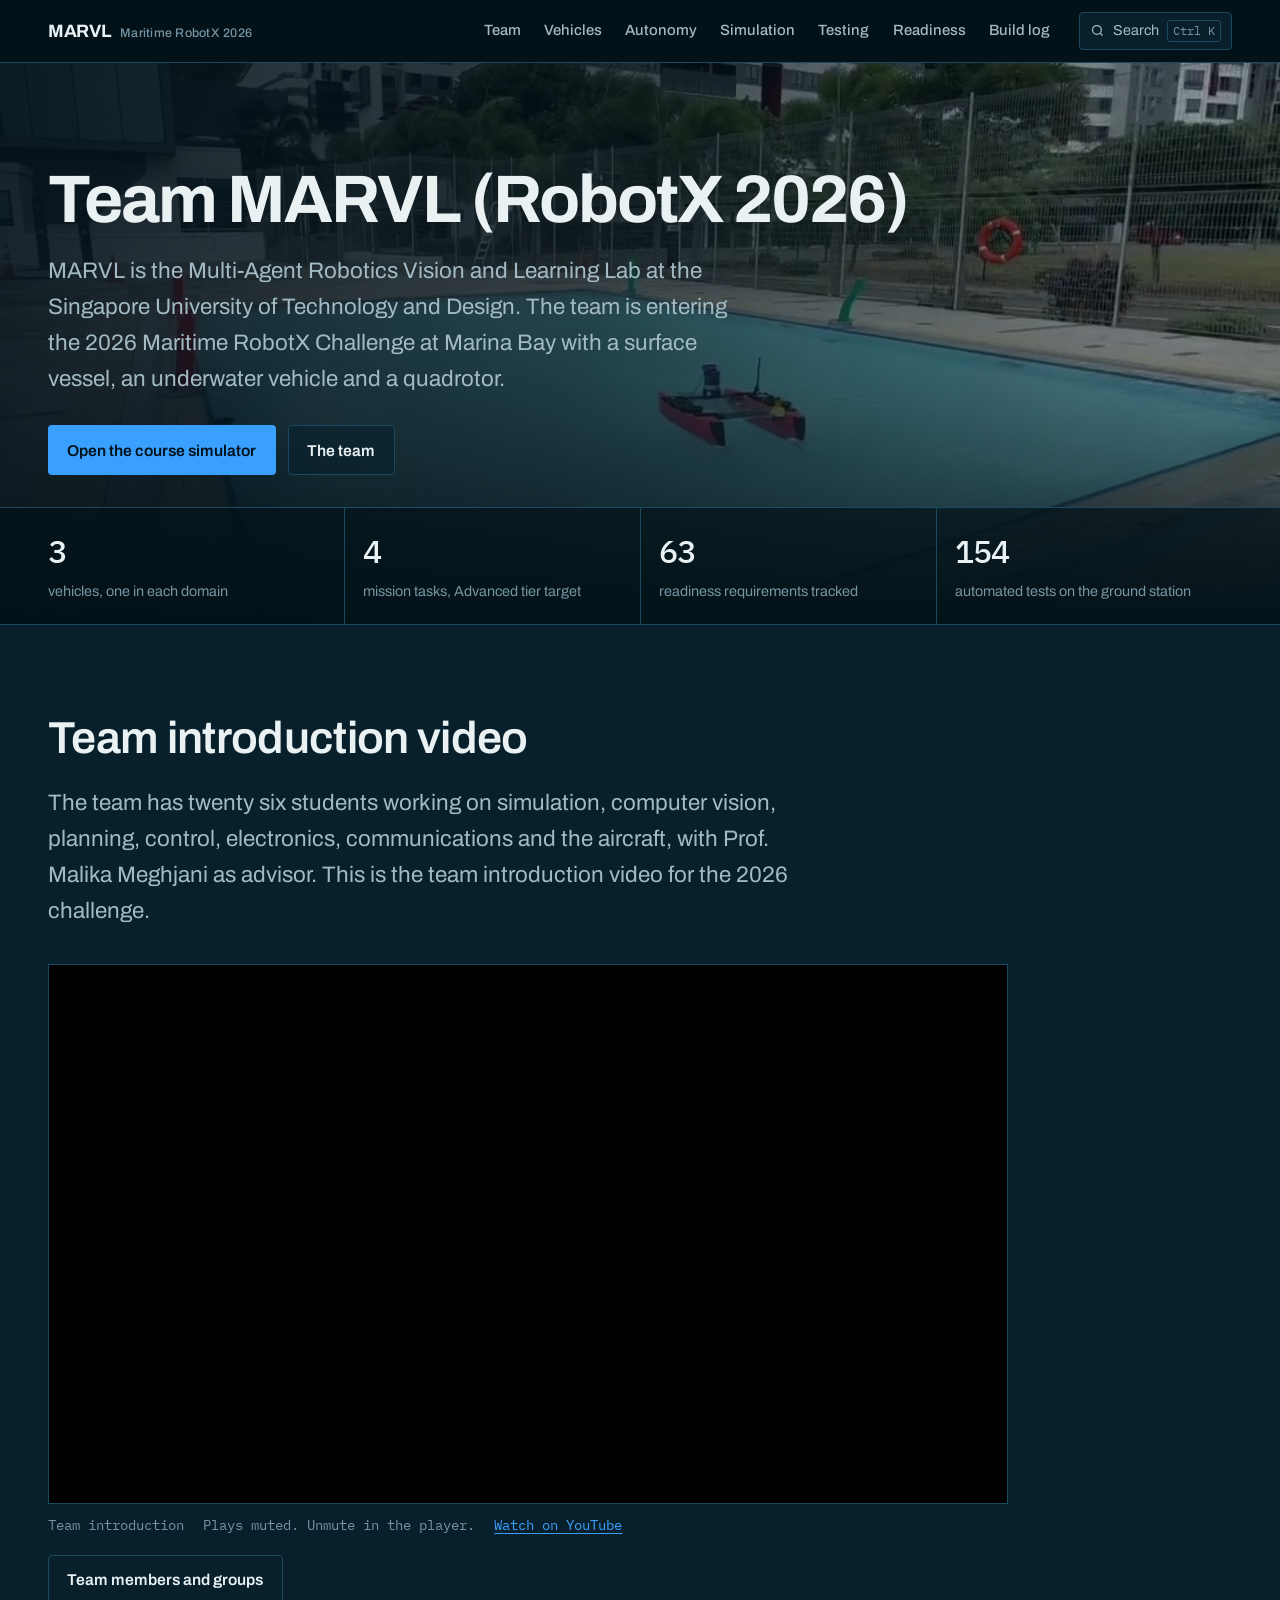
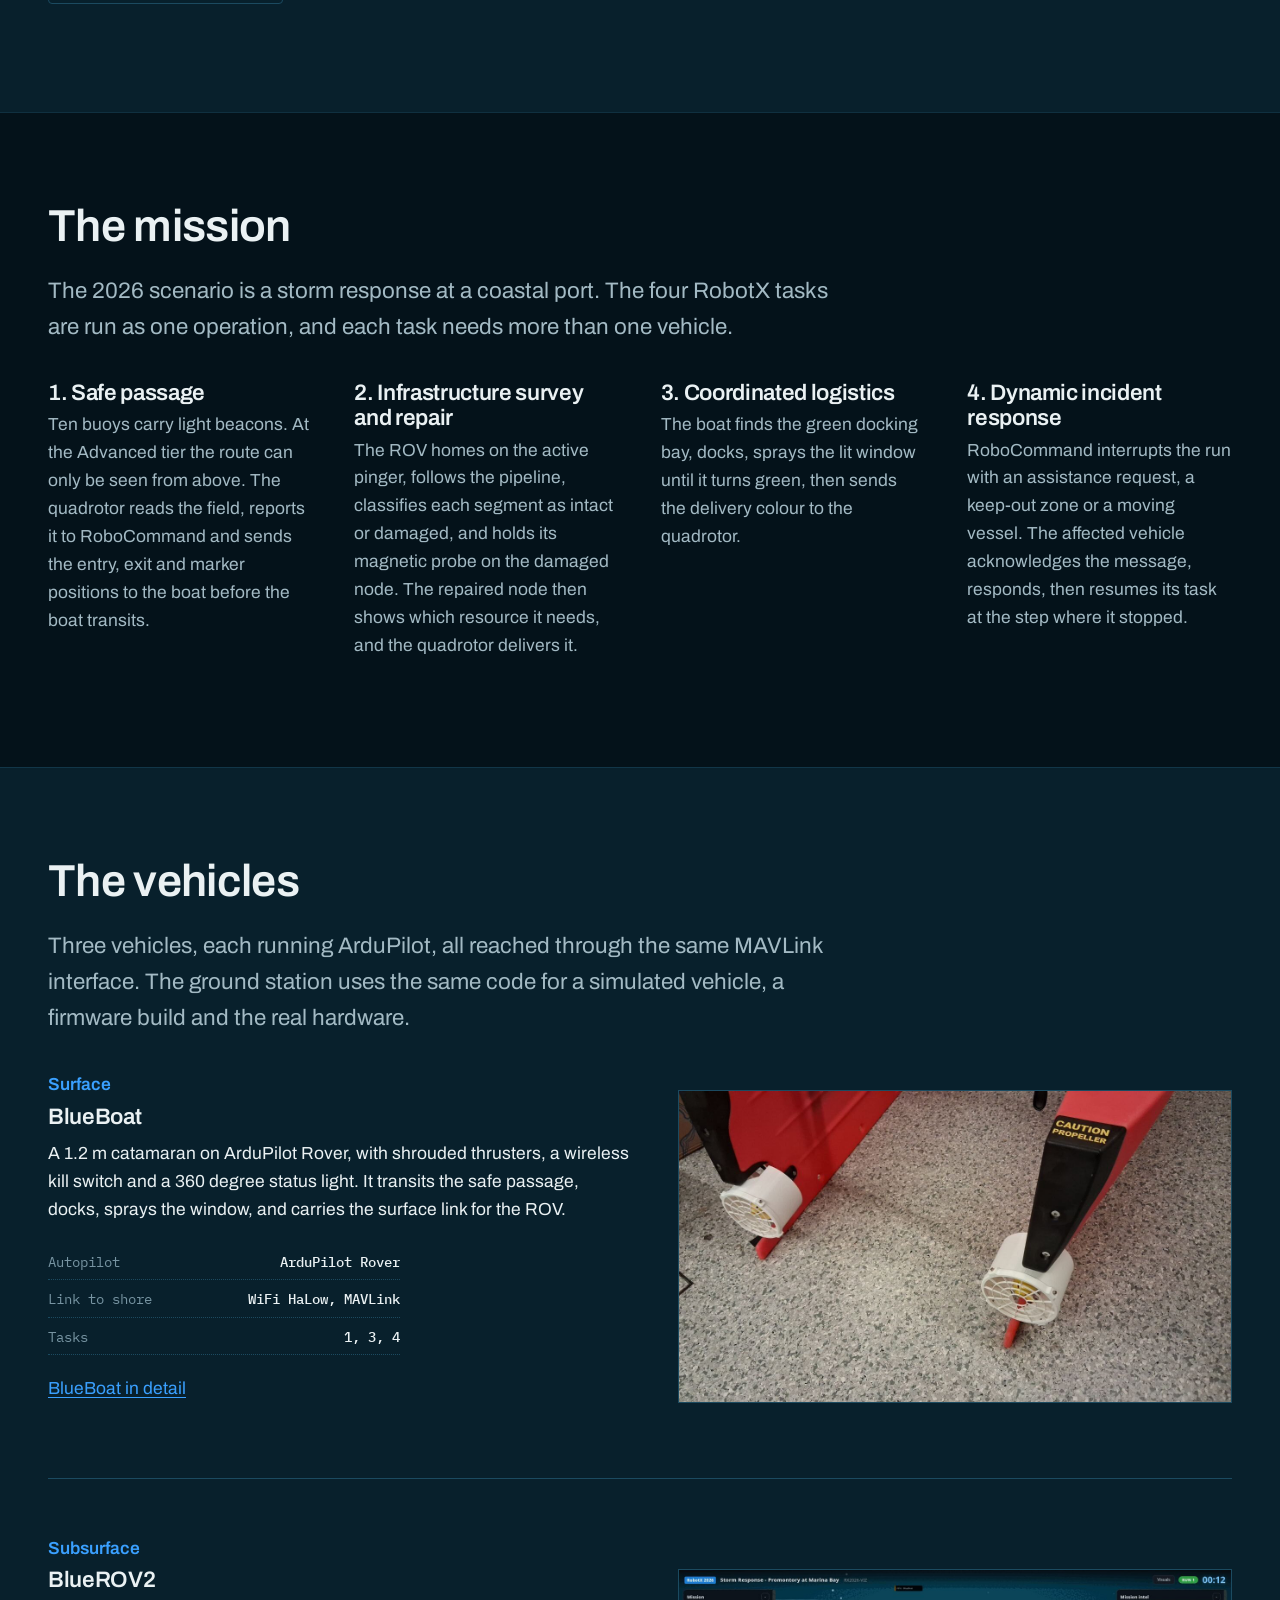
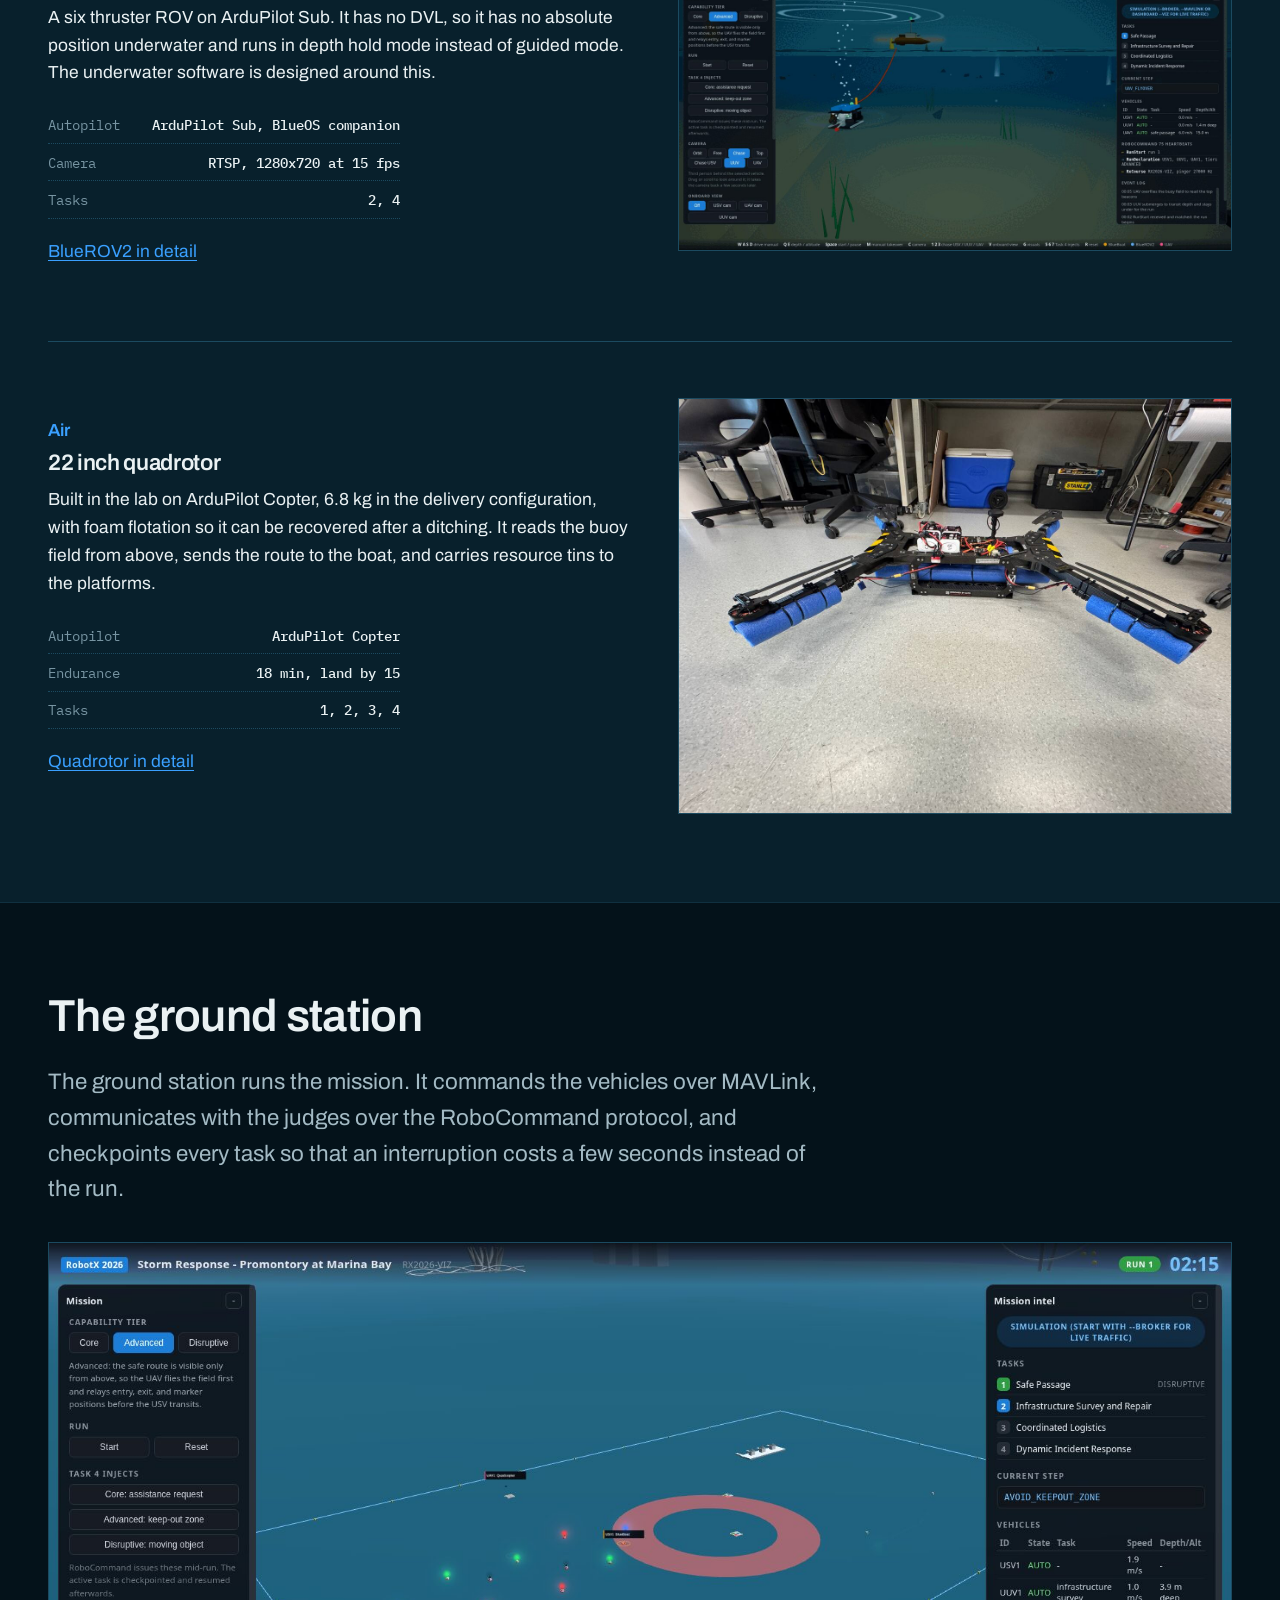
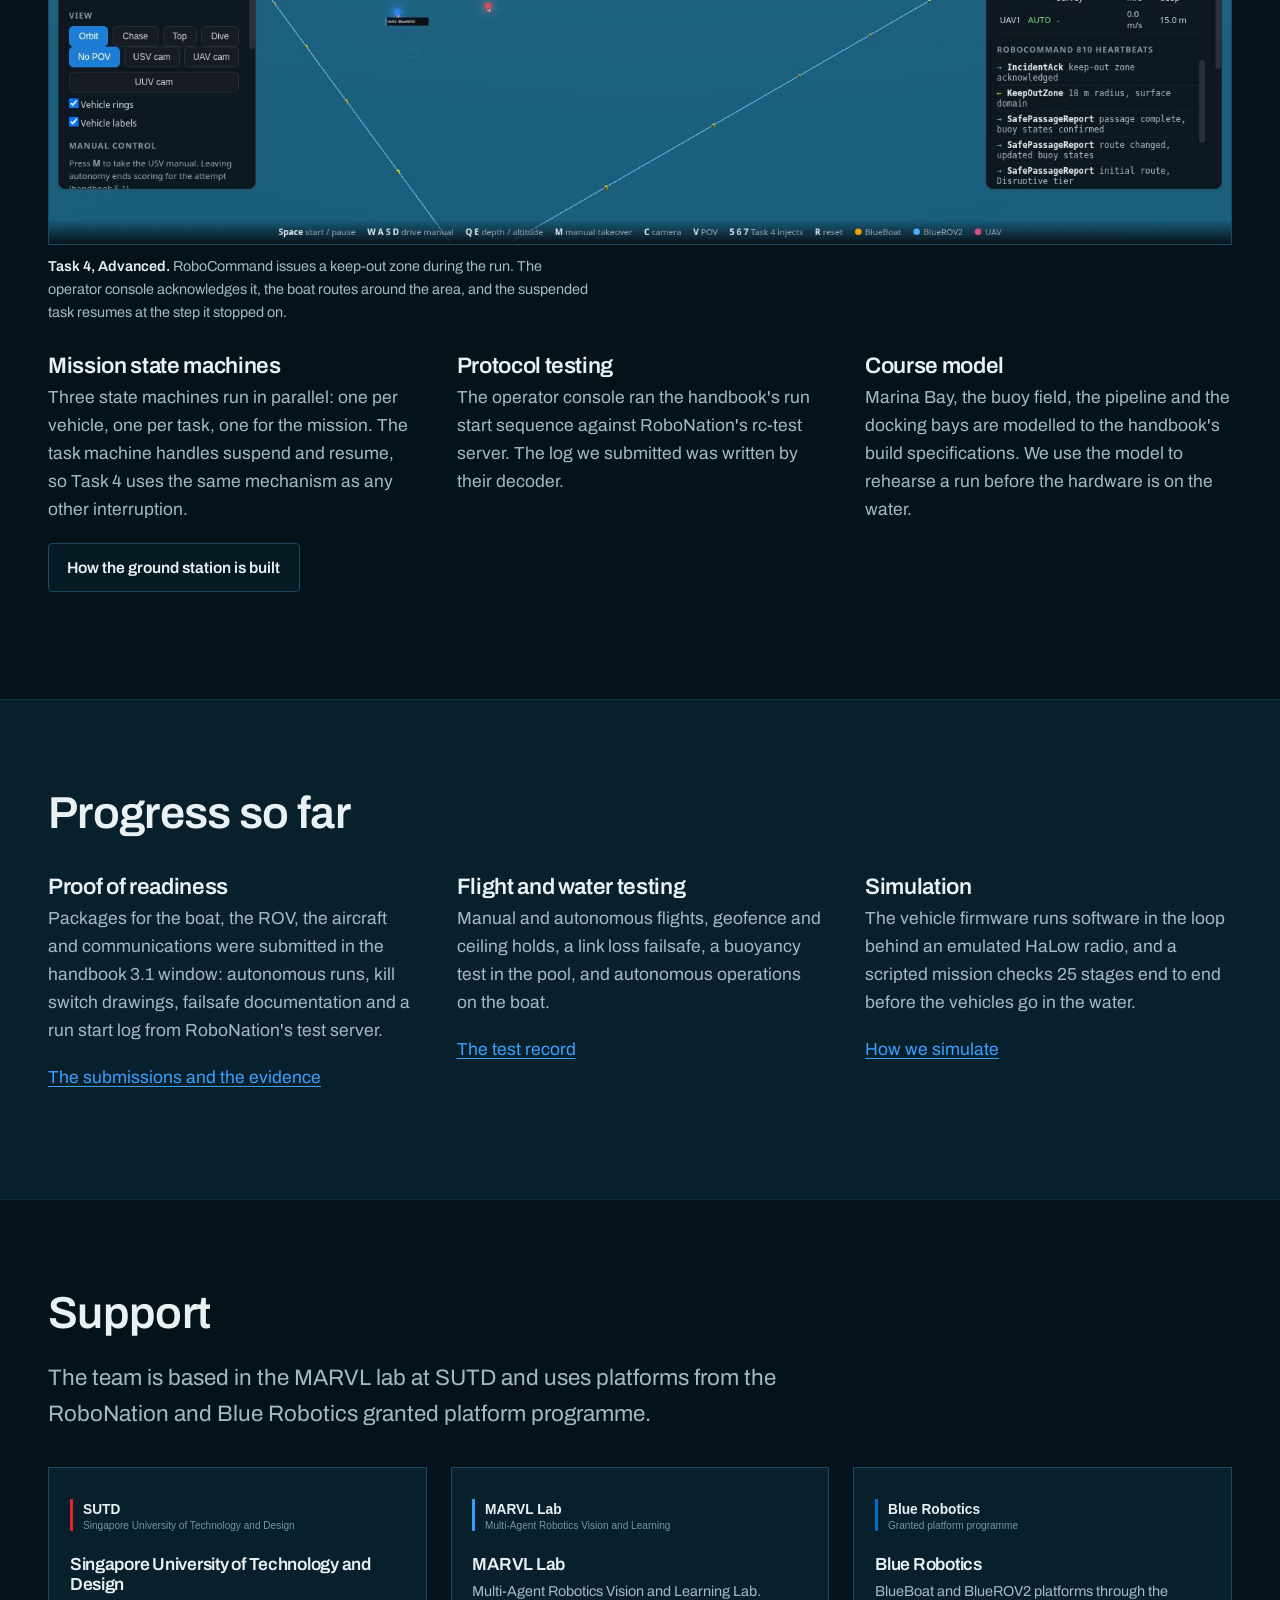
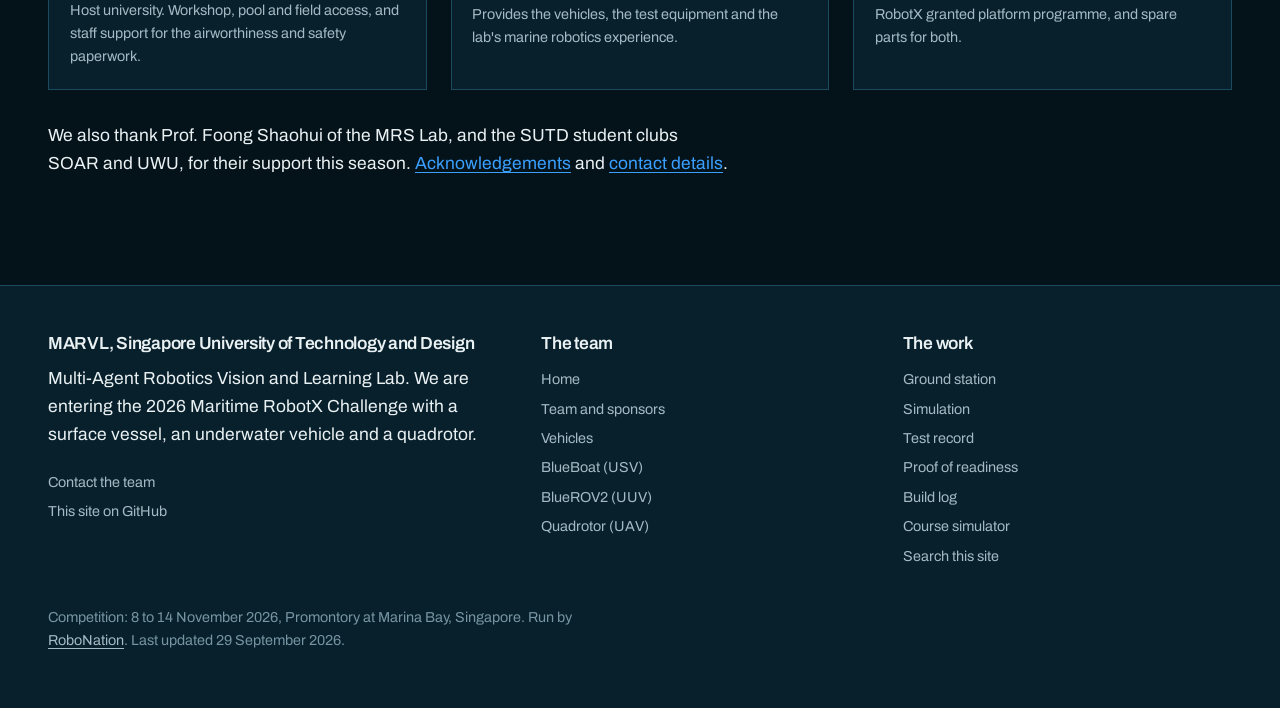
<file: index.html>
<!DOCTYPE html>
<html lang="en">
<head>
<meta charset="utf-8" />
<meta name="viewport" content="width=device-width, initial-scale=1" />
<title>MARVL at Maritime RobotX 2026</title>
<meta name="description" content="Team MARVL from the Singapore University of Technology and Design is entering the 2026 Maritime RobotX Challenge at Marina Bay with a surface vessel, an underwater vehicle and a quadrotor." />
<meta property="og:title" content="MARVL at Maritime RobotX 2026" />
<meta property="og:description" content="Team MARVL from the Singapore University of Technology and Design is entering the 2026 Maritime RobotX Challenge at Marina Bay with a surface vessel, an underwater vehicle and a quadrotor." />
<meta property="og:type" content="website" />
<meta property="og:image" content="assets/img/hero-field-poster.jpg" />
<meta name="theme-color" content="#04121a" />
<link rel="icon" href="assets/img/favicon-32.png" sizes="32x32" type="image/png" />
<link rel="icon" href="assets/img/favicon.svg?v=2" type="image/svg+xml" />
<link rel="apple-touch-icon" href="assets/img/apple-touch-icon.png" />
<link rel="preconnect" href="https://fonts.googleapis.com" />
<link rel="preconnect" href="https://fonts.gstatic.com" crossorigin />
<link href="https://fonts.googleapis.com/css2?family=Archivo:wght@400;500;600;700&family=IBM+Plex+Mono:wght@400;500&display=swap" rel="stylesheet" />
<link rel="stylesheet" href="assets/css/site.css" />
</head>
<body>
<a class="skip" href="#main">Skip to content</a>
<header class="masthead">
  <div class="wrap masthead-in">
    <a class="brand" href="index.html"><b>MARVL</b> <span>Maritime RobotX 2026</span></a>
    <button class="nav-toggle" type="button" aria-expanded="false" aria-controls="site-nav">Menu</button>
    <nav class="site-nav" id="site-nav" aria-label="Main">
      <ul>
        <li><a href="team.html">Team</a></li>
        <li><a href="vehicles.html">Vehicles</a></li>
        <li><a href="autonomy.html">Autonomy</a></li>
        <li><a href="simulation.html">Simulation</a></li>
        <li><a href="testing.html">Testing</a></li>
        <li><a href="readiness.html">Readiness</a></li>
        <li><a href="log.html">Build log</a></li>
      </ul>
    </nav>
    <button class="search-open" type="button" aria-haspopup="dialog">
      <svg width="15" height="15" viewBox="0 0 24 24" fill="none" stroke="currentColor" stroke-width="2" aria-hidden="true"><circle cx="11" cy="11" r="7"/><path d="m20 20-3.5-3.5"/></svg>
      <span>Search</span><kbd>Ctrl K</kbd>
    </button>
  </div>
</header>
<dialog class="search-dialog" id="search-dialog" aria-label="Search this site">
  <form role="search">
    <label class="skip" for="search-field">Search terms</label>
    <input id="search-field" type="search" placeholder="Search vehicles, tasks, tests, handbook sections" autocomplete="off" />
    <button type="button" onclick="this.closest('dialog').close()">Close</button>
  </form>
  <ul class="results"></ul>
</dialog>
<main id="main">
<section class="hero">
  <div class="hero-media">
    <video autoplay muted loop playsinline poster="assets/img/hero-field-poster.jpg" aria-hidden="true" tabindex="-1">
      <source src="assets/video/hero-field-loop.mp4" type="video/mp4" />
    </video>
  </div>
  <div class="wrap hero-in">
    <h1>Team MARVL (RobotX 2026)</h1>
    <p class="lede">MARVL is the Multi-Agent Robotics Vision and Learning Lab at the
    Singapore University of Technology and Design. The team is entering the 2026
    Maritime RobotX Challenge at Marina Bay with a surface vessel, an underwater
    vehicle and a quadrotor.</p>
    <div class="actions">
      <a class="btn btn-primary" href="sim/">Open the course simulator</a>
      <a class="btn btn-ghost" href="team.html">The team</a>
    </div>
  </div>
  <div class="strip">
    <div class="wrap">
      <ul>
        <li><b>3</b><span>vehicles, one in each domain</span></li>
        <li><b>4</b><span>mission tasks, Advanced tier target</span></li>
        <li><b>63</b><span>readiness requirements tracked</span></li>
        <li><b>154</b><span>automated tests on the ground station</span></li>
      </ul>
    </div>
  </div>
</section>

<section class="band band-deep" id="team-video">
  <div class="wrap">
    <header>
      <h2>Team introduction video</h2>
      <p>The team has twenty six students working on simulation, computer vision,
      planning, control, electronics, communications and the aircraft, with Prof. Malika
      Meghjani as advisor. This is the team introduction video for the 2026 challenge.</p>
    </header>
    <div class="video-embed">
      <iframe src="https://www.youtube-nocookie.com/embed/UOy6zErhNPo?autoplay=1&amp;mute=1&amp;loop=1&amp;playlist=UOy6zErhNPo&amp;rel=0&amp;modestbranding=1" title="Team MARVL introduction video, Maritime RobotX 2026" loading="lazy" allow="autoplay; encrypted-media; picture-in-picture; fullscreen" allowfullscreen referrerpolicy="strict-origin-when-cross-origin" data-autoplay></iframe>
    </div>
    <p class="video-meta"><span>Team introduction</span><span>Plays muted. Unmute in the player.</span><span><a href="https://youtu.be/UOy6zErhNPo">Watch on YouTube</a></span></p>
    <p style="margin-top:1.2rem"><a class="btn btn-ghost" href="team.html">Team members and groups</a></p>
  </div>
</section>

<section class="band" id="mission">
  <div class="wrap">
    <header>
      <h2>The mission</h2>
      <p>The 2026 scenario is a storm response at a coastal port. The four RobotX
      tasks are run as one operation, and each task needs more than one vehicle.</p>
    </header>
    <div class="cols">
      <div>
        <h3>1. Safe passage</h3>
        <p>Ten buoys carry light beacons. At the Advanced tier the route can only be
        seen from above. The quadrotor reads the field, reports it to RoboCommand and
        sends the entry, exit and marker positions to the boat before the boat transits.</p>
      </div>
      <div>
        <h3>2. Infrastructure survey and repair</h3>
        <p>The ROV homes on the active pinger, follows the pipeline, classifies each
        segment as intact or damaged, and holds its magnetic probe on the damaged node.
        The repaired node then shows which resource it needs, and the quadrotor delivers it.</p>
      </div>
      <div>
        <h3>3. Coordinated logistics</h3>
        <p>The boat finds the green docking bay, docks, sprays the lit window until it
        turns green, then sends the delivery colour to the quadrotor.</p>
      </div>
      <div>
        <h3>4. Dynamic incident response</h3>
        <p>RoboCommand interrupts the run with an assistance request, a keep-out zone
        or a moving vessel. The affected vehicle acknowledges the message, responds,
        then resumes its task at the step where it stopped.</p>
      </div>
    </div>
  </div>
</section>

<section class="band band-deep" id="fleet">
  <div class="wrap">
    <header>
      <h2>The vehicles</h2>
      <p>Three vehicles, each running ArduPilot, all reached through the same MAVLink
      interface. The ground station uses the same code for a simulated vehicle, a
      firmware build and the real hardware.</p>
    </header>

    <div class="vehicle">
      <div>
        <p class="tagline">Surface</p>
        <h3>BlueBoat</h3>
        <p>A 1.2 m catamaran on ArduPilot Rover, with shrouded thrusters, a wireless kill
        switch and a 360 degree status light. It transits the safe passage, docks, sprays
        the window, and carries the surface link for the ROV.</p>
        <ul class="readout">
          <li><span>Autopilot</span><b>ArduPilot Rover</b></li>
          <li><span>Link to shore</span><b>WiFi HaLow, MAVLink</b></li>
          <li><span>Tasks</span><b>1, 3, 4</b></li>
        </ul>
        <p><a href="usv.html">BlueBoat in detail</a></p>
      </div>
      <div class="shot"><img src="assets/img/usv-propeller-shrouds.jpg" alt="Two shrouded thrusters under the red hulls of the BlueBoat, each with a printed guard and a caution label." loading="lazy" width="1280" height="720" /></div>
    </div>

    <div class="vehicle">
      <div>
        <p class="tagline">Subsurface</p>
        <h3>BlueROV2</h3>
        <p>A six thruster ROV on ArduPilot Sub. It has no DVL, so it has no absolute
        position underwater and runs in depth hold mode instead of guided mode. The
        underwater software is designed around this.</p>
        <ul class="readout">
          <li><span>Autopilot</span><b>ArduPilot Sub, BlueOS companion</b></li>
          <li><span>Camera</span><b>RTSP, 1280x720 at 15 fps</b></li>
          <li><span>Tasks</span><b>2, 4</b></li>
        </ul>
        <p><a href="uuv.html">BlueROV2 in detail</a></p>
      </div>
      <div class="shot"><img src="assets/img/sim-chase-uuv.jpg" alt="The BlueROV2 seen from behind in the simulator, lamps lighting the seabed, tether running up to the boat." loading="lazy" width="1280" height="650" /></div>
    </div>

    <div class="vehicle">
      <div>
        <p class="tagline">Air</p>
        <h3>22 inch quadrotor</h3>
        <p>Built in the lab on ArduPilot Copter, 6.8 kg in the delivery configuration,
        with foam flotation so it can be recovered after a ditching. It reads the buoy
        field from above, sends the route to the boat, and carries resource tins to the
        platforms.</p>
        <ul class="readout">
          <li><span>Autopilot</span><b>ArduPilot Copter</b></li>
          <li><span>Endurance</span><b>18 min, land by 15</b></li>
          <li><span>Tasks</span><b>1, 2, 3, 4</b></li>
        </ul>
        <p><a href="uav.html">Quadrotor in detail</a></p>
      </div>
      <div class="shot"><img src="assets/img/uav-side.jpg" alt="The quadrotor on a workshop floor, carbon arms with blue foam flotation strapped along them." loading="lazy" width="1280" height="960" /></div>
    </div>
  </div>
</section>

<section class="band" id="console">
  <div class="wrap">
    <header>
      <h2>The ground station</h2>
      <p>The ground station runs the mission. It commands the vehicles over MAVLink,
      communicates with the judges over the RoboCommand protocol, and checkpoints every
      task so that an interruption costs a few seconds instead of the run.</p>
    </header>
    <figure>
      <img src="assets/img/sim-task4.jpg" alt="The simulator showing a keep-out zone drawn on the water with the boat routing around it." loading="lazy" width="1600" height="813" />
      <figcaption><b>Task 4, Advanced.</b> RoboCommand issues a keep-out zone during the
      run. The operator console acknowledges it, the boat routes around the area, and
      the suspended task resumes at the step it stopped on.</figcaption>
    </figure>
    <div class="cols">
      <div>
        <h3>Mission state machines</h3>
        <p>Three state machines run in parallel: one per vehicle, one per task, one for
        the mission. The task machine handles suspend and resume, so Task 4 uses the
        same mechanism as any other interruption.</p>
      </div>
      <div>
        <h3>Protocol testing</h3>
        <p>The operator console ran the handbook's run start sequence against
        RoboNation's rc-test server. The log we submitted was written by their decoder.</p>
      </div>
      <div>
        <h3>Course model</h3>
        <p>Marina Bay, the buoy field, the pipeline and the docking bays are modelled to
        the handbook's build specifications. We use the model to rehearse a run before
        the hardware is on the water.</p>
      </div>
    </div>
    <p><a class="btn btn-ghost" href="autonomy.html">How the ground station is built</a></p>
  </div>
</section>

<section class="band band-deep" id="evidence">
  <div class="wrap">
    <header>
      <h2>Progress so far</h2>
    </header>
    <div class="cols">
      <div>
        <h3>Proof of readiness</h3>
        <p>Packages for the boat, the ROV, the aircraft and communications were submitted
        in the handbook 3.1 window: autonomous runs, kill switch drawings, failsafe
        documentation and a run start log from RoboNation's test server.</p>
        <p><a href="readiness.html">The submissions and the evidence</a></p>
      </div>
      <div>
        <h3>Flight and water testing</h3>
        <p>Manual and autonomous flights, geofence and ceiling holds, a link loss
        failsafe, a buoyancy test in the pool, and autonomous operations on the boat.</p>
        <p><a href="testing.html">The test record</a></p>
      </div>
      <div>
        <h3>Simulation</h3>
        <p>The vehicle firmware runs software in the loop behind an emulated HaLow radio,
        and a scripted mission checks 25 stages end to end before the vehicles go in the
        water.</p>
        <p><a href="simulation.html">How we simulate</a></p>
      </div>
    </div>
  </div>
</section>

<section class="band" id="sponsors">
  <div class="wrap">
    <header>
      <h2>Support</h2>
      <p>The team is based in the MARVL lab at SUTD and uses platforms from the
      RoboNation and Blue Robotics granted platform programme.</p>
    </header>
    <div class="sponsors">
      <div class="sponsor">
        <div class="mark"><img src="assets/img/logo-sutd.svg" alt="Singapore University of Technology and Design" /></div>
        <h3>Singapore University of Technology and Design</h3>
        <p>Host university. Workshop, pool and field access, and staff support for the
        airworthiness and safety paperwork.</p>
      </div>
      <div class="sponsor">
        <div class="mark"><img src="assets/img/logo-marvl.svg" alt="MARVL, Multi-Agent Robotics Vision and Learning Lab" /></div>
        <h3>MARVL Lab</h3>
        <p>Multi-Agent Robotics Vision and Learning Lab. Provides the vehicles, the test
        equipment and the lab's marine robotics experience.</p>
      </div>
      <div class="sponsor">
        <div class="mark"><img src="assets/img/logo-blue-robotics.svg" alt="Blue Robotics" /></div>
        <h3>Blue Robotics</h3>
        <p>BlueBoat and BlueROV2 platforms through the RobotX granted platform
        programme, and spare parts for both.</p>
      </div>
    </div>
    <p style="margin-top:2rem">We also thank Prof. Foong Shaohui of the MRS Lab, and the SUTD
    student clubs SOAR and UWU, for their support this season.
    <a href="team.html#acknowledgements">Acknowledgements</a> and
    <a href="team.html#sponsors">contact details</a>.</p>
  </div>
</section>
</main>
<footer class="site-foot">
  <div class="wrap foot-grid">
    <div>
      <h2>MARVL, Singapore University of Technology and Design</h2>
      <p>Multi-Agent Robotics Vision and Learning Lab. We are entering the 2026
      Maritime RobotX Challenge with a surface vessel, an underwater vehicle and
      a quadrotor.</p>
      <ul>
        <li><a href="team.html#contact">Contact the team</a></li>
        <li><a href="https://github.com/MARVL-Research-Lab/robotx2026">This site on GitHub</a></li>
      </ul>
    </div>
    <div>
      <h2>The team</h2>
      <ul>
        <li><a href="index.html">Home</a></li>
        <li><a href="team.html">Team and sponsors</a></li>
        <li><a href="vehicles.html">Vehicles</a></li>
        <li><a href="usv.html">BlueBoat (USV)</a></li>
        <li><a href="uuv.html">BlueROV2 (UUV)</a></li>
        <li><a href="uav.html">Quadrotor (UAV)</a></li>
      </ul>
    </div>
    <div>
      <h2>The work</h2>
      <ul>
        <li><a href="autonomy.html">Ground station</a></li>
        <li><a href="simulation.html">Simulation</a></li>
        <li><a href="testing.html">Test record</a></li>
        <li><a href="readiness.html">Proof of readiness</a></li>
        <li><a href="log.html">Build log</a></li>
        <li><a href="sim/">Course simulator</a></li>
        <li><a href="search.html">Search this site</a></li>
      </ul>
    </div>
  </div>
  <div class="wrap">
    <p class="fine">Competition: 8 to 14 November 2026, Promontory at Marina Bay, Singapore.
    Run by <a href="https://robotx.org">RoboNation</a>. Last updated 29 September 2026.</p>
  </div>
</footer>
<script src="assets/js/site.js"></script>
</body>
</html>
</file>
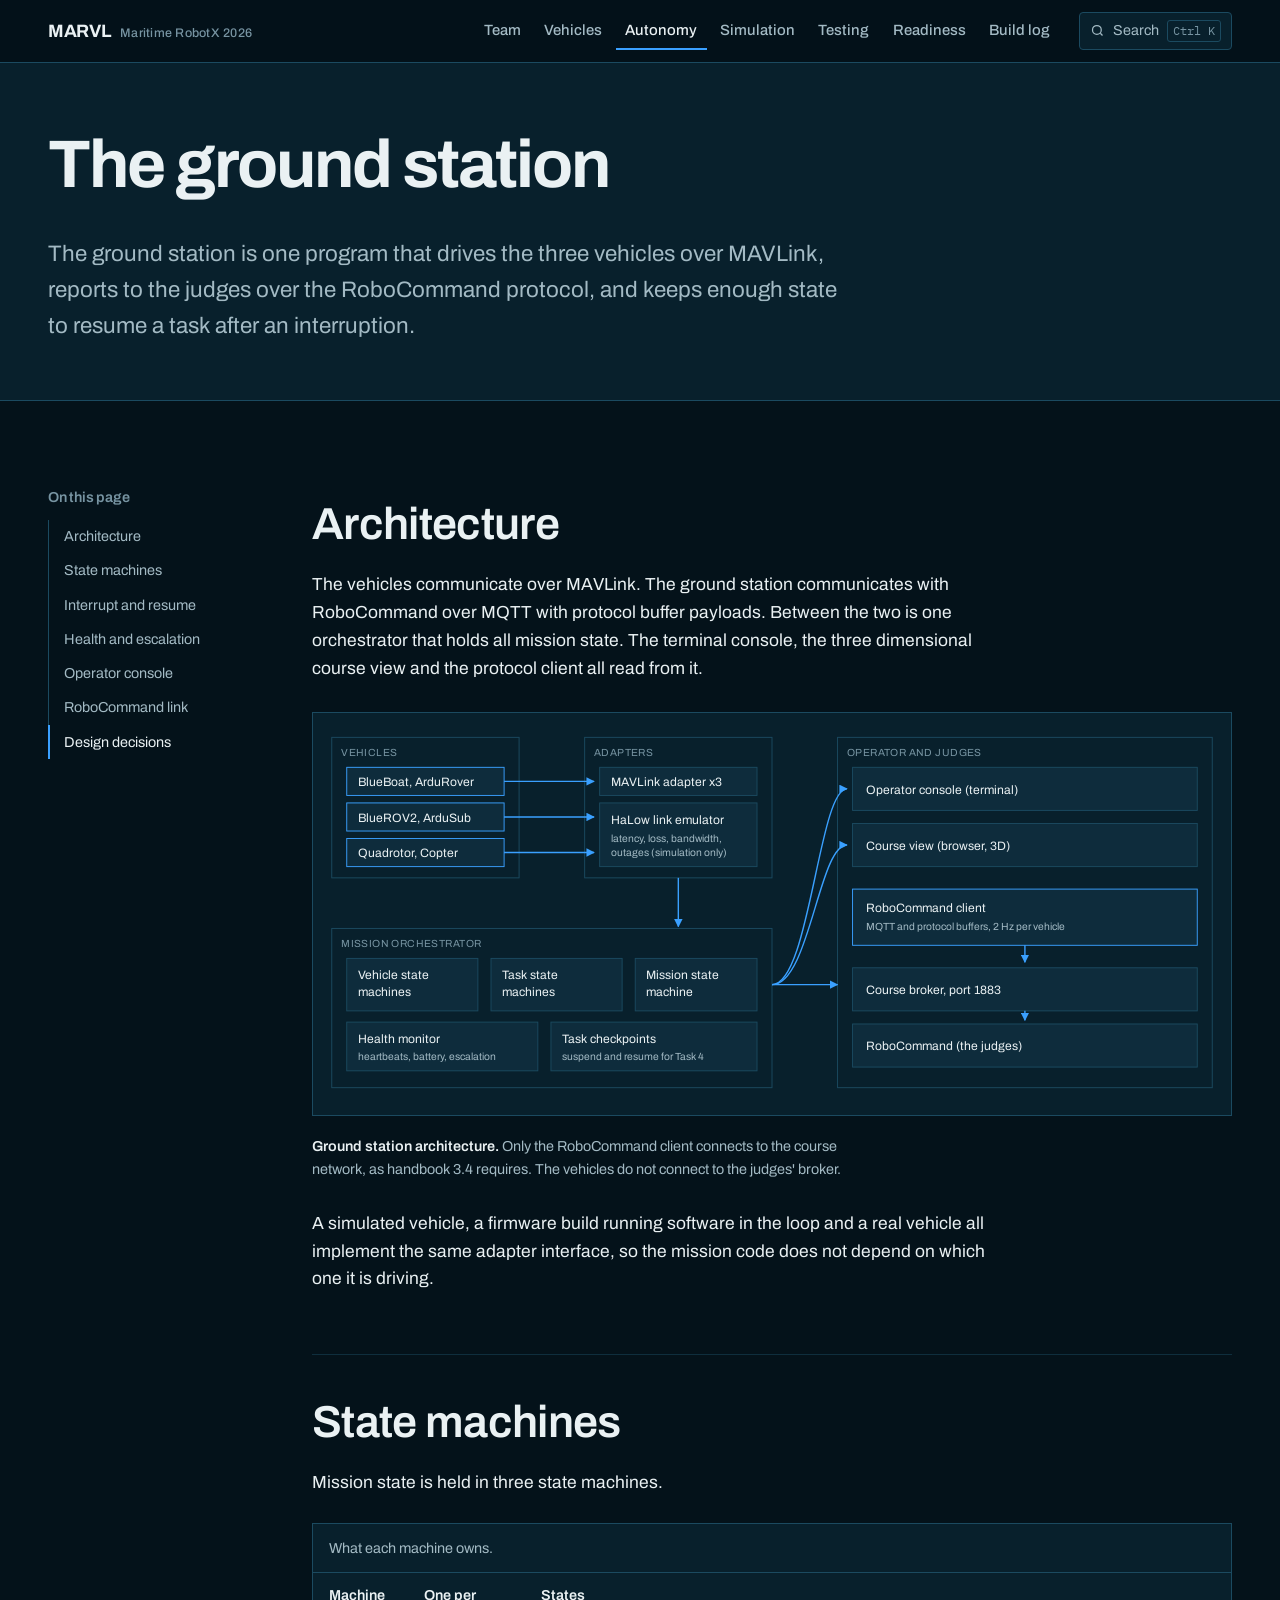
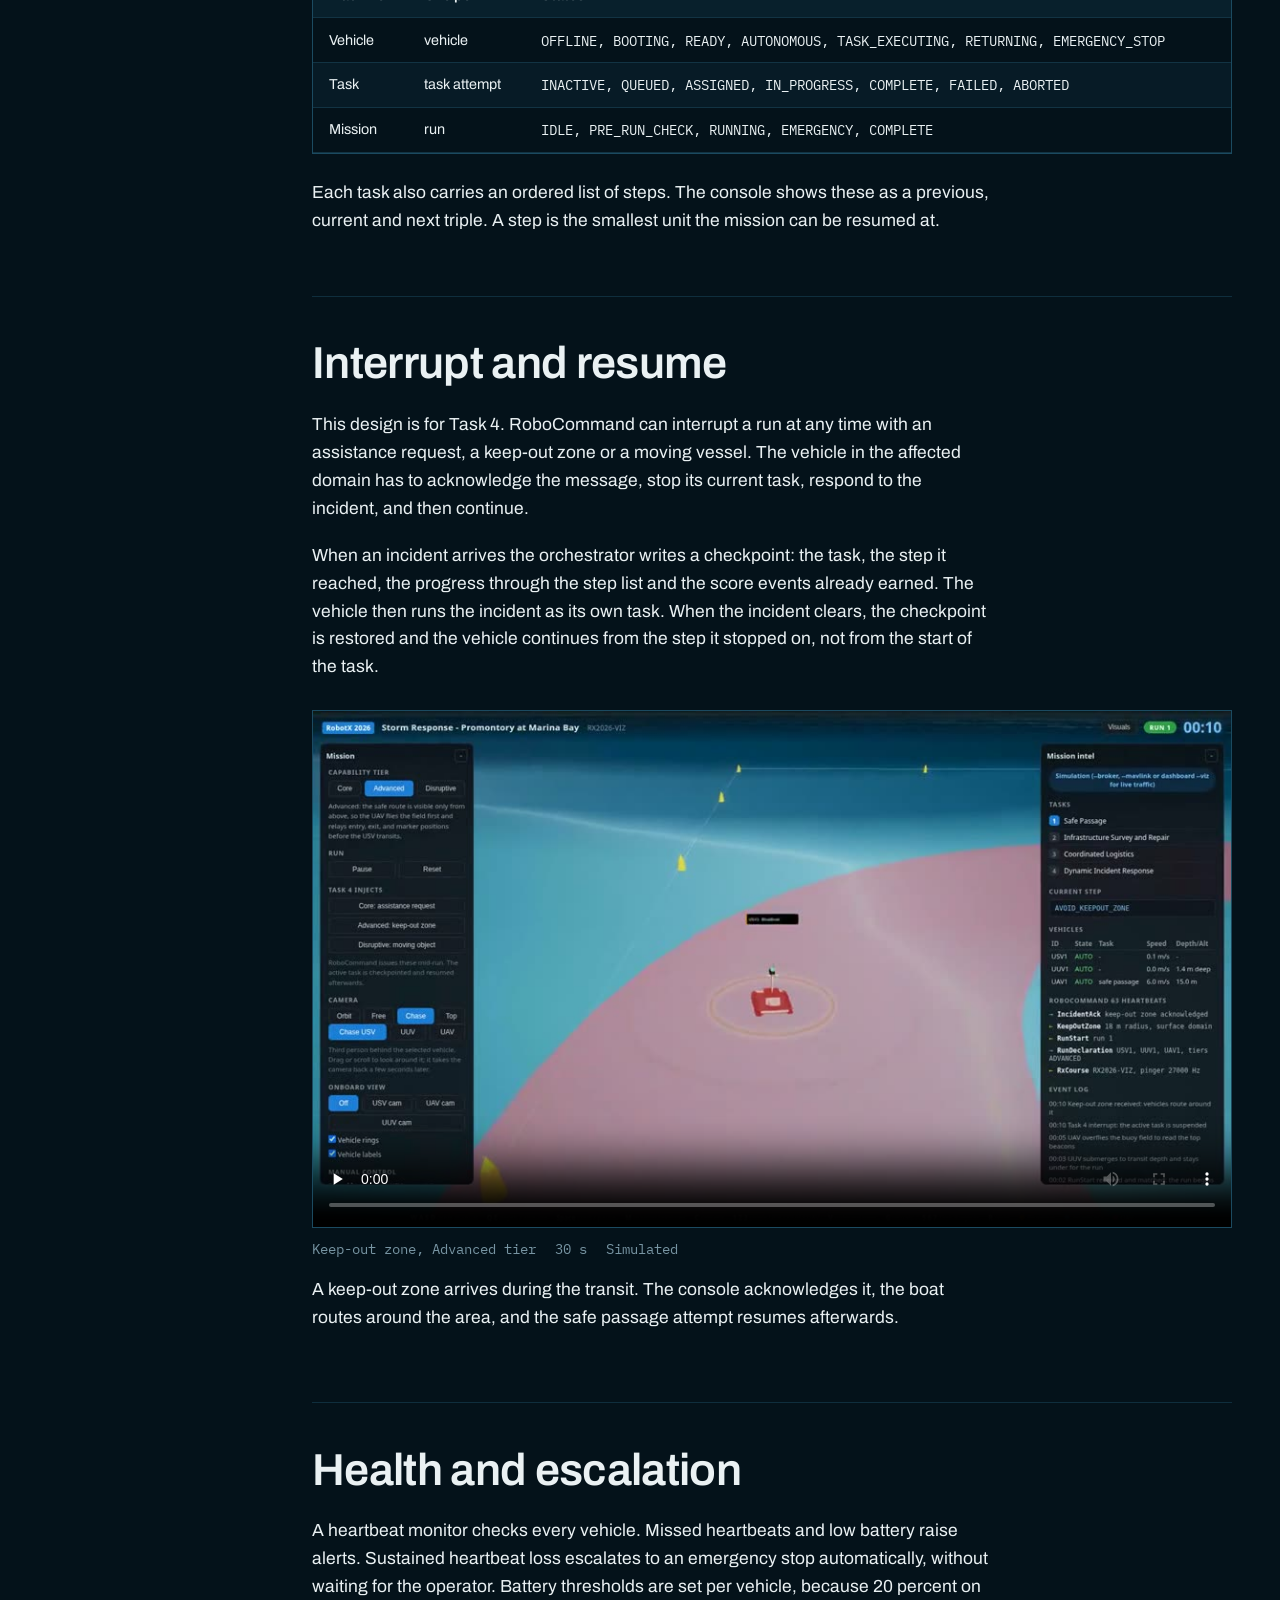
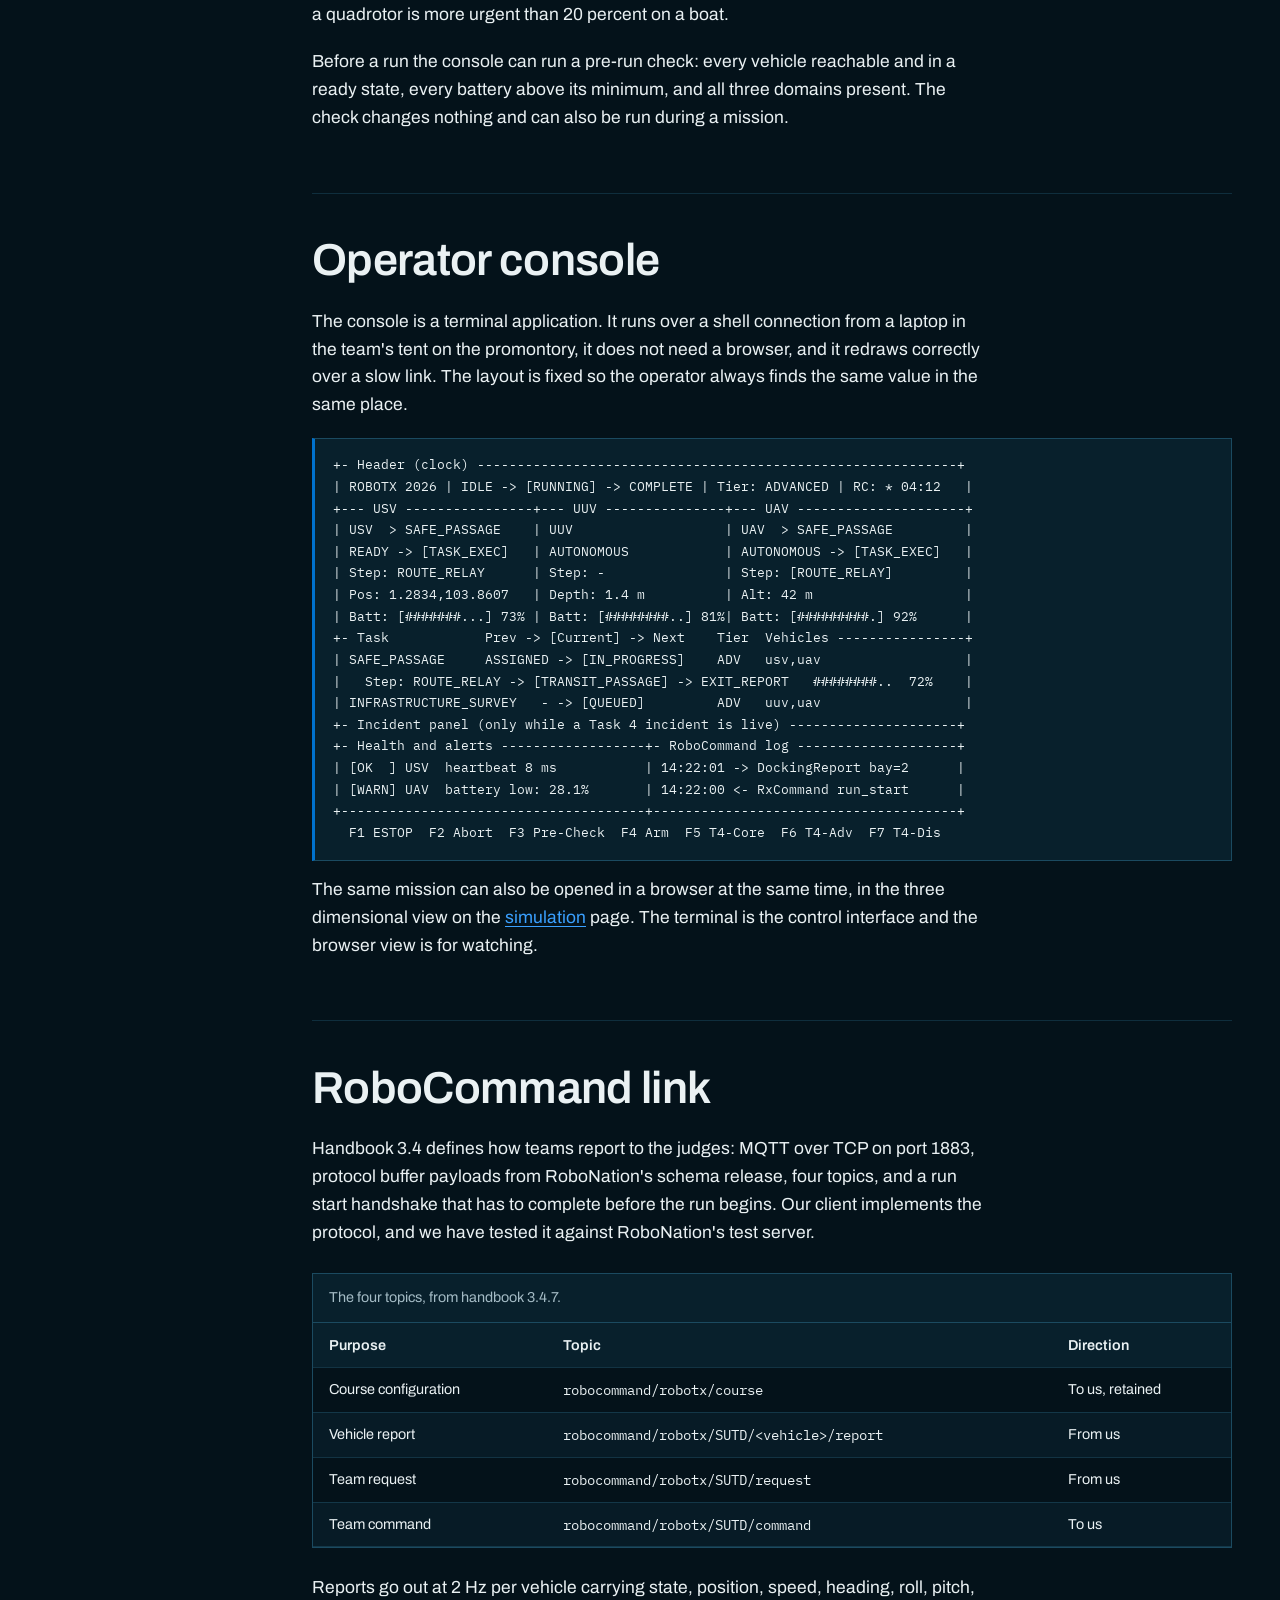
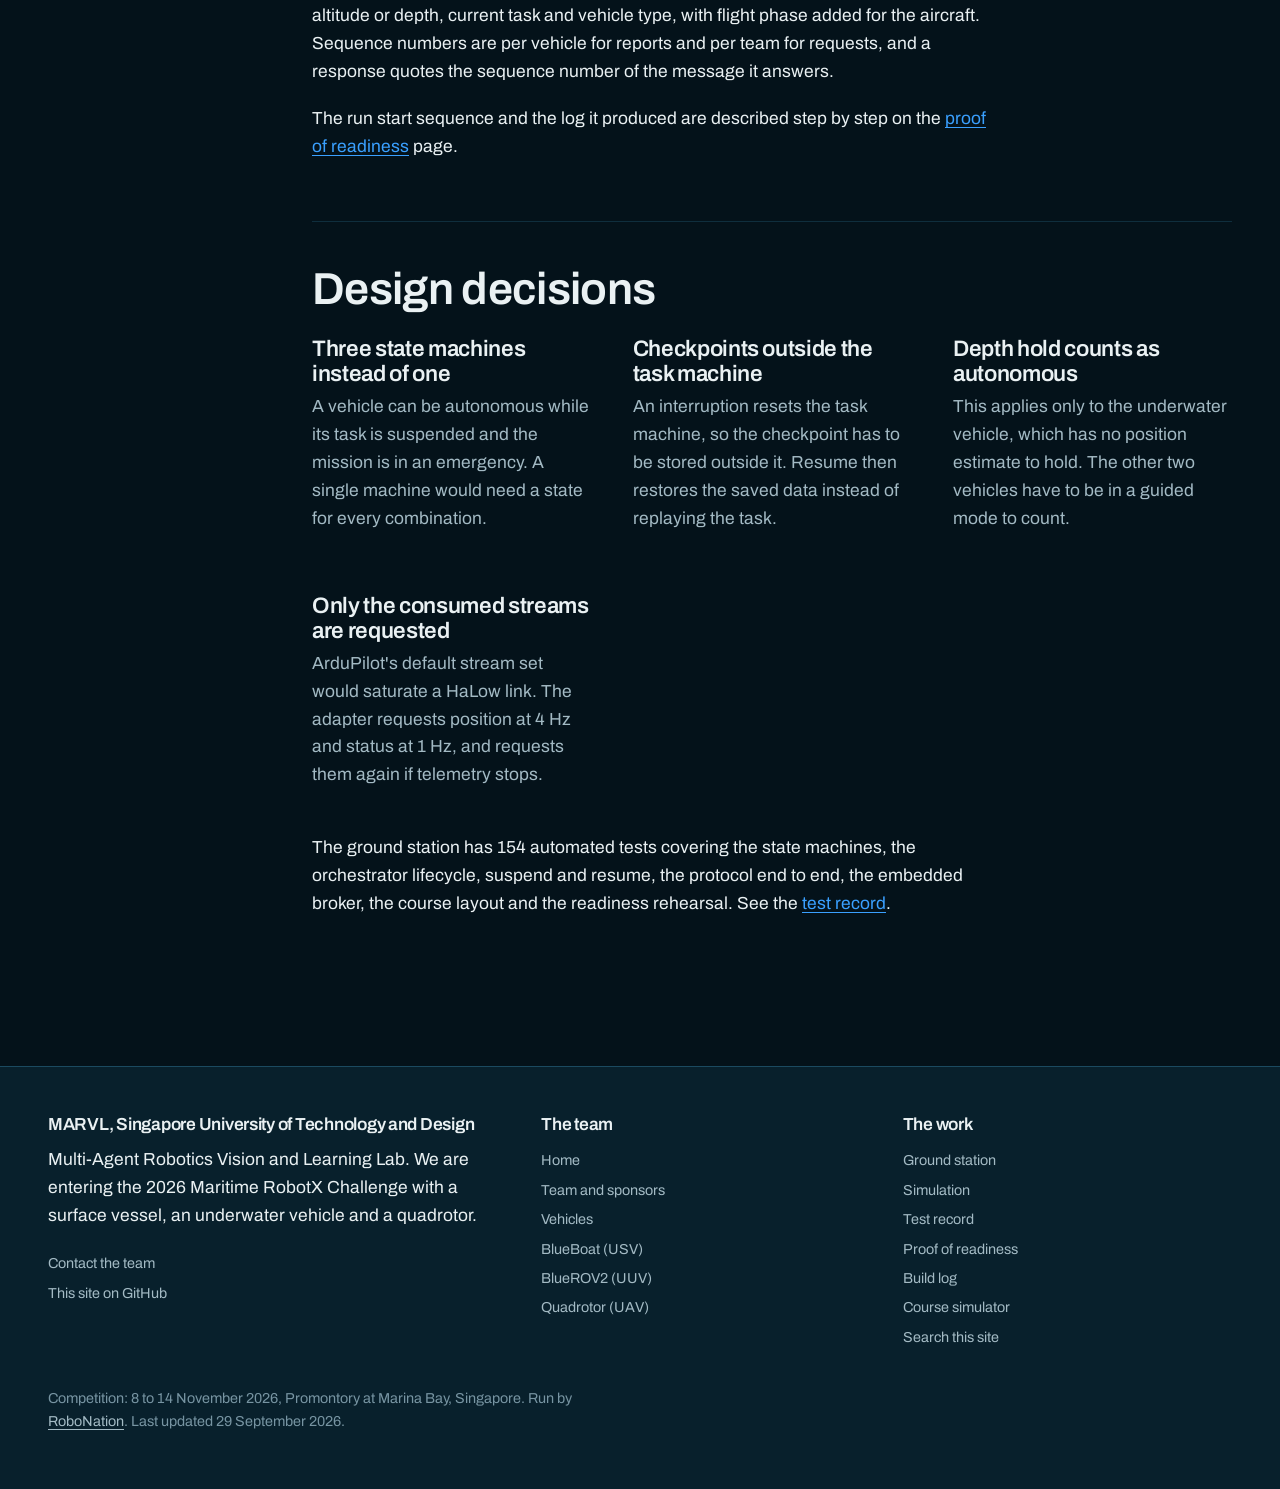
<file: autonomy.html>
<!DOCTYPE html>
<html lang="en">
<head>
<meta charset="utf-8" />
<meta name="viewport" content="width=device-width, initial-scale=1" />
<title>The ground station | MARVL RobotX 2026</title>
<meta name="description" content="The ground station software: state machines, task checkpoints, health monitoring and the RoboCommand protocol link." />
<meta property="og:title" content="The ground station | MARVL RobotX 2026" />
<meta property="og:description" content="The ground station software: state machines, task checkpoints, health monitoring and the RoboCommand protocol link." />
<meta property="og:type" content="website" />
<meta property="og:image" content="assets/img/sim-course.jpg" />
<meta name="theme-color" content="#04121a" />
<link rel="icon" href="assets/img/favicon-32.png" sizes="32x32" type="image/png" />
<link rel="icon" href="assets/img/favicon.svg?v=2" type="image/svg+xml" />
<link rel="apple-touch-icon" href="assets/img/apple-touch-icon.png" />
<link rel="preconnect" href="https://fonts.googleapis.com" />
<link rel="preconnect" href="https://fonts.gstatic.com" crossorigin />
<link href="https://fonts.googleapis.com/css2?family=Archivo:wght@400;500;600;700&family=IBM+Plex+Mono:wght@400;500&display=swap" rel="stylesheet" />
<link rel="stylesheet" href="assets/css/site.css" />
</head>
<body>
<a class="skip" href="#main">Skip to content</a>
<header class="masthead">
  <div class="wrap masthead-in">
    <a class="brand" href="index.html"><b>MARVL</b> <span>Maritime RobotX 2026</span></a>
    <button class="nav-toggle" type="button" aria-expanded="false" aria-controls="site-nav">Menu</button>
    <nav class="site-nav" id="site-nav" aria-label="Main">
      <ul>
        <li><a href="team.html">Team</a></li>
        <li><a href="vehicles.html">Vehicles</a></li>
        <li><a href="autonomy.html" aria-current="page">Autonomy</a></li>
        <li><a href="simulation.html">Simulation</a></li>
        <li><a href="testing.html">Testing</a></li>
        <li><a href="readiness.html">Readiness</a></li>
        <li><a href="log.html">Build log</a></li>
      </ul>
    </nav>
    <button class="search-open" type="button" aria-haspopup="dialog">
      <svg width="15" height="15" viewBox="0 0 24 24" fill="none" stroke="currentColor" stroke-width="2" aria-hidden="true"><circle cx="11" cy="11" r="7"/><path d="m20 20-3.5-3.5"/></svg>
      <span>Search</span><kbd>Ctrl K</kbd>
    </button>
  </div>
</header>
<dialog class="search-dialog" id="search-dialog" aria-label="Search this site">
  <form role="search">
    <label class="skip" for="search-field">Search terms</label>
    <input id="search-field" type="search" placeholder="Search vehicles, tasks, tests, handbook sections" autocomplete="off" />
    <button type="button" onclick="this.closest('dialog').close()">Close</button>
  </form>
  <ul class="results"></ul>
</dialog>
<main id="main">
<div class="page-head">
  <div class="wrap">
      <h1>The ground station</h1>
      <p class="lede">The ground station is one program that drives the three vehicles
over MAVLink, reports to the judges over the RoboCommand protocol, and keeps enough
state to resume a task after an interruption.</p>
  </div>
</div>

<div class="wrap band">
  <div class="with-index">
  <nav class="soundings" aria-label="On this page">
    <h2>On this page</h2>
    <ol>
      <li><a href="#architecture">Architecture</a></li>
      <li><a href="#machines">State machines</a></li>
      <li><a href="#checkpoint">Interrupt and resume</a></li>
      <li><a href="#health">Health and escalation</a></li>
      <li><a href="#console">Operator console</a></li>
      <li><a href="#robocommand">RoboCommand link</a></li>
      <li><a href="#decisions">Design decisions</a></li>
    </ol>
  </nav>

  <div>
    <section class="section" id="architecture">
      <h2>Architecture</h2>
      <p>The vehicles communicate over MAVLink. The ground station communicates with
      RoboCommand over MQTT with protocol buffer payloads. Between the two is one
      orchestrator that holds all mission state. The terminal console, the three
      dimensional course view and the protocol client all read from it.</p>
      <figure>
        <svg viewBox="0 0 980 430" role="img" aria-labelledby="arch-title arch-desc" style="width:100%;height:auto;background:#08202c;border:1px solid #1b4a60">
  <title id="arch-title">Ground station architecture</title>
  <desc id="arch-desc">Three vehicles connect over MAVLink through a WiFi HaLow link to
  per-vehicle adapters. The adapters feed one mission orchestrator holding the vehicle,
  task and mission state machines, the health monitor and task checkpoints. The
  orchestrator drives the operator console, the three dimensional view and the
  RoboCommand client, which is the only component that connects to the course broker and
  on to RoboCommand.</desc>
  <g font-family="Archivo, sans-serif" font-size="13" fill="#eaf1f3">
    <g fill="none" stroke="#1b4a60" stroke-width="1">
      <rect x="20" y="26" width="200" height="150" />
      <rect x="290" y="26" width="200" height="150" />
      <rect x="20" y="230" width="470" height="170" />
      <rect x="560" y="26" width="400" height="374" />
    </g>
    <g fill="#7794a2" font-size="11" letter-spacing="0.04em">
      <text x="30" y="46">VEHICLES</text>
      <text x="300" y="46">ADAPTERS</text>
      <text x="30" y="250">MISSION ORCHESTRATOR</text>
      <text x="570" y="46">OPERATOR AND JUDGES</text>
    </g>
    <g>
      <rect x="36" y="58" width="168" height="30" fill="#0e2c3c" stroke="#3aa0ff" />
      <text x="48" y="78">BlueBoat, ArduRover</text>
      <rect x="36" y="96" width="168" height="30" fill="#0e2c3c" stroke="#3aa0ff" />
      <text x="48" y="116">BlueROV2, ArduSub</text>
      <rect x="36" y="134" width="168" height="30" fill="#0e2c3c" stroke="#3aa0ff" />
      <text x="48" y="154">Quadrotor, Copter</text>

      <rect x="306" y="58" width="168" height="30" fill="#0e2c3c" stroke="#1b4a60" />
      <text x="318" y="78">MAVLink adapter x3</text>
      <rect x="306" y="96" width="168" height="68" fill="#0e2c3c" stroke="#1b4a60" />
      <text x="318" y="118">HaLow link emulator</text>
      <text x="318" y="138" fill="#a3bac4" font-size="11">latency, loss, bandwidth,</text>
      <text x="318" y="153" fill="#a3bac4" font-size="11">outages (simulation only)</text>

      <rect x="36" y="262" width="140" height="56" fill="#0e2c3c" stroke="#1b4a60" />
      <text x="48" y="284">Vehicle state</text>
      <text x="48" y="302">machines</text>
      <rect x="190" y="262" width="140" height="56" fill="#0e2c3c" stroke="#1b4a60" />
      <text x="202" y="284">Task state</text>
      <text x="202" y="302">machines</text>
      <rect x="344" y="262" width="130" height="56" fill="#0e2c3c" stroke="#1b4a60" />
      <text x="356" y="284">Mission state</text>
      <text x="356" y="302">machine</text>
      <rect x="36" y="330" width="204" height="52" fill="#0e2c3c" stroke="#1b4a60" />
      <text x="48" y="352">Health monitor</text>
      <text x="48" y="370" fill="#a3bac4" font-size="11">heartbeats, battery, escalation</text>
      <rect x="254" y="330" width="220" height="52" fill="#0e2c3c" stroke="#1b4a60" />
      <text x="266" y="352">Task checkpoints</text>
      <text x="266" y="370" fill="#a3bac4" font-size="11">suspend and resume for Task 4</text>

      <rect x="576" y="58" width="368" height="46" fill="#0e2c3c" stroke="#1b4a60" />
      <text x="590" y="86">Operator console (terminal)</text>
      <rect x="576" y="118" width="368" height="46" fill="#0e2c3c" stroke="#1b4a60" />
      <text x="590" y="146">Course view (browser, 3D)</text>
      <rect x="576" y="188" width="368" height="60" fill="#0e2c3c" stroke="#3aa0ff" />
      <text x="590" y="212">RoboCommand client</text>
      <text x="590" y="232" fill="#a3bac4" font-size="11">MQTT and protocol buffers, 2 Hz per vehicle</text>
      <rect x="576" y="272" width="368" height="46" fill="#0e2c3c" stroke="#1b4a60" />
      <text x="590" y="300">Course broker, port 1883</text>
      <rect x="576" y="332" width="368" height="46" fill="#0e2c3c" stroke="#1b4a60" />
      <text x="590" y="360">RoboCommand (the judges)</text>
    </g>
    <g stroke="#3aa0ff" stroke-width="1.5" fill="none" marker-end="url(#arrow)">
      <path d="M204 73 H300" /><path d="M204 111 H300" /><path d="M204 149 H300" />
      <path d="M390 176 V228" />
      <path d="M490 290 H560" /><path d="M490 290 C 530 290, 540 81, 570 81" />
      <path d="M490 290 C 530 290, 540 141, 570 141" />
      <path d="M760 248 V266" /><path d="M760 318 V328" />
    </g>
    <defs>
      <marker id="arrow" viewBox="0 0 10 10" refX="9" refY="5" markerWidth="6" markerHeight="6" orient="auto-start-reverse">
        <path d="M 0 0 L 10 5 L 0 10 z" fill="#3aa0ff" />
      </marker>
    </defs>
  </g>
</svg>
        <figcaption><b>Ground station architecture.</b> Only the RoboCommand client
        connects to the course network, as handbook 3.4 requires. The vehicles do not
        connect to the judges' broker.</figcaption>
      </figure>
      <p>A simulated vehicle, a firmware build running software in the loop and a real
      vehicle all implement the same adapter interface, so the mission code does not
      depend on which one it is driving.</p>
    </section>

    <section class="section" id="machines">
      <h2>State machines</h2>
      <p>Mission state is held in three state machines.</p>
      <div class="table-scroll">
        <table>
          <caption>What each machine owns.</caption>
          <thead><tr><th scope="col">Machine</th><th scope="col">One per</th><th scope="col">States</th></tr></thead>
          <tbody>
            <tr><td>Vehicle</td><td>vehicle</td><td class="num">OFFLINE, BOOTING, READY, AUTONOMOUS, TASK_EXECUTING, RETURNING, EMERGENCY_STOP</td></tr>
            <tr><td>Task</td><td>task attempt</td><td class="num">INACTIVE, QUEUED, ASSIGNED, IN_PROGRESS, COMPLETE, FAILED, ABORTED</td></tr>
            <tr><td>Mission</td><td>run</td><td class="num">IDLE, PRE_RUN_CHECK, RUNNING, EMERGENCY, COMPLETE</td></tr>
          </tbody>
        </table>
      </div>
      <p>Each task also carries an ordered list of steps. The console shows these as a
      previous, current and next triple. A step is the smallest unit the mission can be
      resumed at.</p>
    </section>

    <section class="section" id="checkpoint">
      <h2>Interrupt and resume</h2>
      <p>This design is for Task 4. RoboCommand can interrupt a run at any time with an
      assistance request, a keep-out zone or a moving vessel. The vehicle in the affected
      domain has to acknowledge the message, stop its current task, respond to the
      incident, and then continue.</p>
      <p>When an incident arrives the orchestrator writes a checkpoint: the task, the step
      it reached, the progress through the step list and the score events already earned.
      The vehicle then runs the incident as its own task. When the incident clears, the
      checkpoint is restored and the vehicle continues from the step it stopped on, not
      from the start of the task.</p>
      <div class="video-block">
        <video controls preload="none" poster="assets/img/sim-task4-poster.jpg">
          <source src="assets/video/sim-task4.mp4" type="video/mp4" />
          Your browser cannot play this video. <a href="assets/video/sim-task4.mp4">Download it instead</a>.
        </video>
        <p class="video-meta"><span>Keep-out zone, Advanced tier</span><span>30 s</span><span>Simulated</span></p>
        <p>A keep-out zone arrives during the transit. The console acknowledges it, the
        boat routes around the area, and the safe passage attempt resumes afterwards.</p>
      </div>
    </section>

    <section class="section" id="health">
      <h2>Health and escalation</h2>
      <p>A heartbeat monitor checks every vehicle. Missed heartbeats and low battery
      raise alerts. Sustained heartbeat loss escalates to an emergency stop automatically,
      without waiting for the operator. Battery thresholds are set per vehicle, because
      20 percent on a quadrotor is more urgent than 20 percent on a boat.</p>
      <p>Before a run the console can run a pre-run check: every vehicle reachable and
      in a ready state, every battery above its minimum, and all three domains present.
      The check changes nothing and can also be run during a mission.</p>
    </section>

    <section class="section" id="console">
      <h2>Operator console</h2>
      <p>The console is a terminal application. It runs over a shell connection from a
      laptop in the team's tent on the promontory, it does not need a browser, and it redraws correctly over a
      slow link. The layout is fixed so the operator always finds the same value in the
      same place.</p>
<pre><code>+- Header (clock) ------------------------------------------------------------+
| ROBOTX 2026 | IDLE -&gt; [RUNNING] -&gt; COMPLETE | Tier: ADVANCED | RC: * 04:12   |
+--- USV ----------------+--- UUV ---------------+--- UAV ---------------------+
| USV  &gt; SAFE_PASSAGE    | UUV                   | UAV  &gt; SAFE_PASSAGE         |
| READY -&gt; [TASK_EXEC]   | AUTONOMOUS            | AUTONOMOUS -&gt; [TASK_EXEC]   |
| Step: ROUTE_RELAY      | Step: -               | Step: [ROUTE_RELAY]         |
| Pos: 1.2834,103.8607   | Depth: 1.4 m          | Alt: 42 m                   |
| Batt: [#######...] 73% | Batt: [########..] 81%| Batt: [#########.] 92%      |
+- Task            Prev -&gt; [Current] -&gt; Next    Tier  Vehicles ----------------+
| SAFE_PASSAGE     ASSIGNED -&gt; [IN_PROGRESS]    ADV   usv,uav                  |
|   Step: ROUTE_RELAY -&gt; [TRANSIT_PASSAGE] -&gt; EXIT_REPORT   ########..  72%    |
| INFRASTRUCTURE_SURVEY   - -&gt; [QUEUED]         ADV   uuv,uav                  |
+- Incident panel (only while a Task 4 incident is live) ---------------------+
+- Health and alerts ------------------+- RoboCommand log --------------------+
| [OK  ] USV  heartbeat 8 ms           | 14:22:01 -&gt; DockingReport bay=2      |
| [WARN] UAV  battery low: 28.1%       | 14:22:00 &lt;- RxCommand run_start      |
+--------------------------------------+--------------------------------------+
  F1 ESTOP  F2 Abort  F3 Pre-Check  F4 Arm  F5 T4-Core  F6 T4-Adv  F7 T4-Dis</code></pre>
      <p>The same mission can also be opened in a browser at the same time, in the three
      dimensional view on the <a href="simulation.html">simulation</a> page. The terminal
      is the control interface and the browser view is for watching.</p>
    </section>

    <section class="section" id="robocommand">
      <h2>RoboCommand link</h2>
      <p>Handbook 3.4 defines how teams report to the judges: MQTT over TCP on port 1883,
      protocol buffer payloads from RoboNation's schema release, four topics, and a run
      start handshake that has to complete before the run begins. Our client implements
      the protocol, and we have tested it against RoboNation's test server.</p>
      <div class="table-scroll">
        <table>
          <caption>The four topics, from handbook 3.4.7.</caption>
          <thead><tr><th scope="col">Purpose</th><th scope="col">Topic</th><th scope="col">Direction</th></tr></thead>
          <tbody>
            <tr><td>Course configuration</td><td class="num">robocommand/robotx/course</td><td>To us, retained</td></tr>
            <tr><td>Vehicle report</td><td class="num">robocommand/robotx/SUTD/&lt;vehicle&gt;/report</td><td>From us</td></tr>
            <tr><td>Team request</td><td class="num">robocommand/robotx/SUTD/request</td><td>From us</td></tr>
            <tr><td>Team command</td><td class="num">robocommand/robotx/SUTD/command</td><td>To us</td></tr>
          </tbody>
        </table>
      </div>
      <p>Reports go out at 2 Hz per vehicle carrying state, position, speed, heading,
      roll, pitch, altitude or depth, current task and vehicle type, with flight phase
      added for the aircraft. Sequence numbers are per vehicle for reports and per team
      for requests, and a response quotes the sequence number of the message it answers.</p>
      <p>The run start sequence and the log it produced are described step by step on
      the <a href="readiness.html#comms">proof of readiness</a> page.</p>
    </section>

    <section class="section" id="decisions">
      <h2>Design decisions</h2>
      <div class="cols">
        <div>
          <h3>Three state machines instead of one</h3>
          <p>A vehicle can be autonomous while its task is suspended and the mission is in
          an emergency. A single machine would need a state for every combination.</p>
        </div>
        <div>
          <h3>Checkpoints outside the task machine</h3>
          <p>An interruption resets the task machine, so the checkpoint has to be stored
          outside it. Resume then restores the saved data instead of replaying the task.</p>
        </div>
        <div>
          <h3>Depth hold counts as autonomous</h3>
          <p>This applies only to the underwater vehicle, which has no position estimate
          to hold. The other two vehicles have to be in a guided mode to count.</p>
        </div>
        <div>
          <h3>Only the consumed streams are requested</h3>
          <p>ArduPilot's default stream set would saturate a HaLow link. The adapter
          requests position at 4 Hz and status at 1 Hz, and requests them again if
          telemetry stops.</p>
        </div>
      </div>
      <p style="margin-top:1.6rem">The ground station has 154 automated tests covering
      the state machines, the orchestrator lifecycle, suspend and resume, the protocol
      end to end, the embedded broker, the course layout and the readiness rehearsal. See
      the <a href="testing.html#software">test record</a>.</p>
    </section>
  </div>
  </div>
</div>
</main>
<footer class="site-foot">
  <div class="wrap foot-grid">
    <div>
      <h2>MARVL, Singapore University of Technology and Design</h2>
      <p>Multi-Agent Robotics Vision and Learning Lab. We are entering the 2026
      Maritime RobotX Challenge with a surface vessel, an underwater vehicle and
      a quadrotor.</p>
      <ul>
        <li><a href="team.html#contact">Contact the team</a></li>
        <li><a href="https://github.com/MARVL-Research-Lab/robotx2026">This site on GitHub</a></li>
      </ul>
    </div>
    <div>
      <h2>The team</h2>
      <ul>
        <li><a href="index.html">Home</a></li>
        <li><a href="team.html">Team and sponsors</a></li>
        <li><a href="vehicles.html">Vehicles</a></li>
        <li><a href="usv.html">BlueBoat (USV)</a></li>
        <li><a href="uuv.html">BlueROV2 (UUV)</a></li>
        <li><a href="uav.html">Quadrotor (UAV)</a></li>
      </ul>
    </div>
    <div>
      <h2>The work</h2>
      <ul>
        <li><a href="autonomy.html">Ground station</a></li>
        <li><a href="simulation.html">Simulation</a></li>
        <li><a href="testing.html">Test record</a></li>
        <li><a href="readiness.html">Proof of readiness</a></li>
        <li><a href="log.html">Build log</a></li>
        <li><a href="sim/">Course simulator</a></li>
        <li><a href="search.html">Search this site</a></li>
      </ul>
    </div>
  </div>
  <div class="wrap">
    <p class="fine">Competition: 8 to 14 November 2026, Promontory at Marina Bay, Singapore.
    Run by <a href="https://robotx.org">RoboNation</a>. Last updated 29 September 2026.</p>
  </div>
</footer>
<script src="assets/js/site.js"></script>
</body>
</html>
</file>
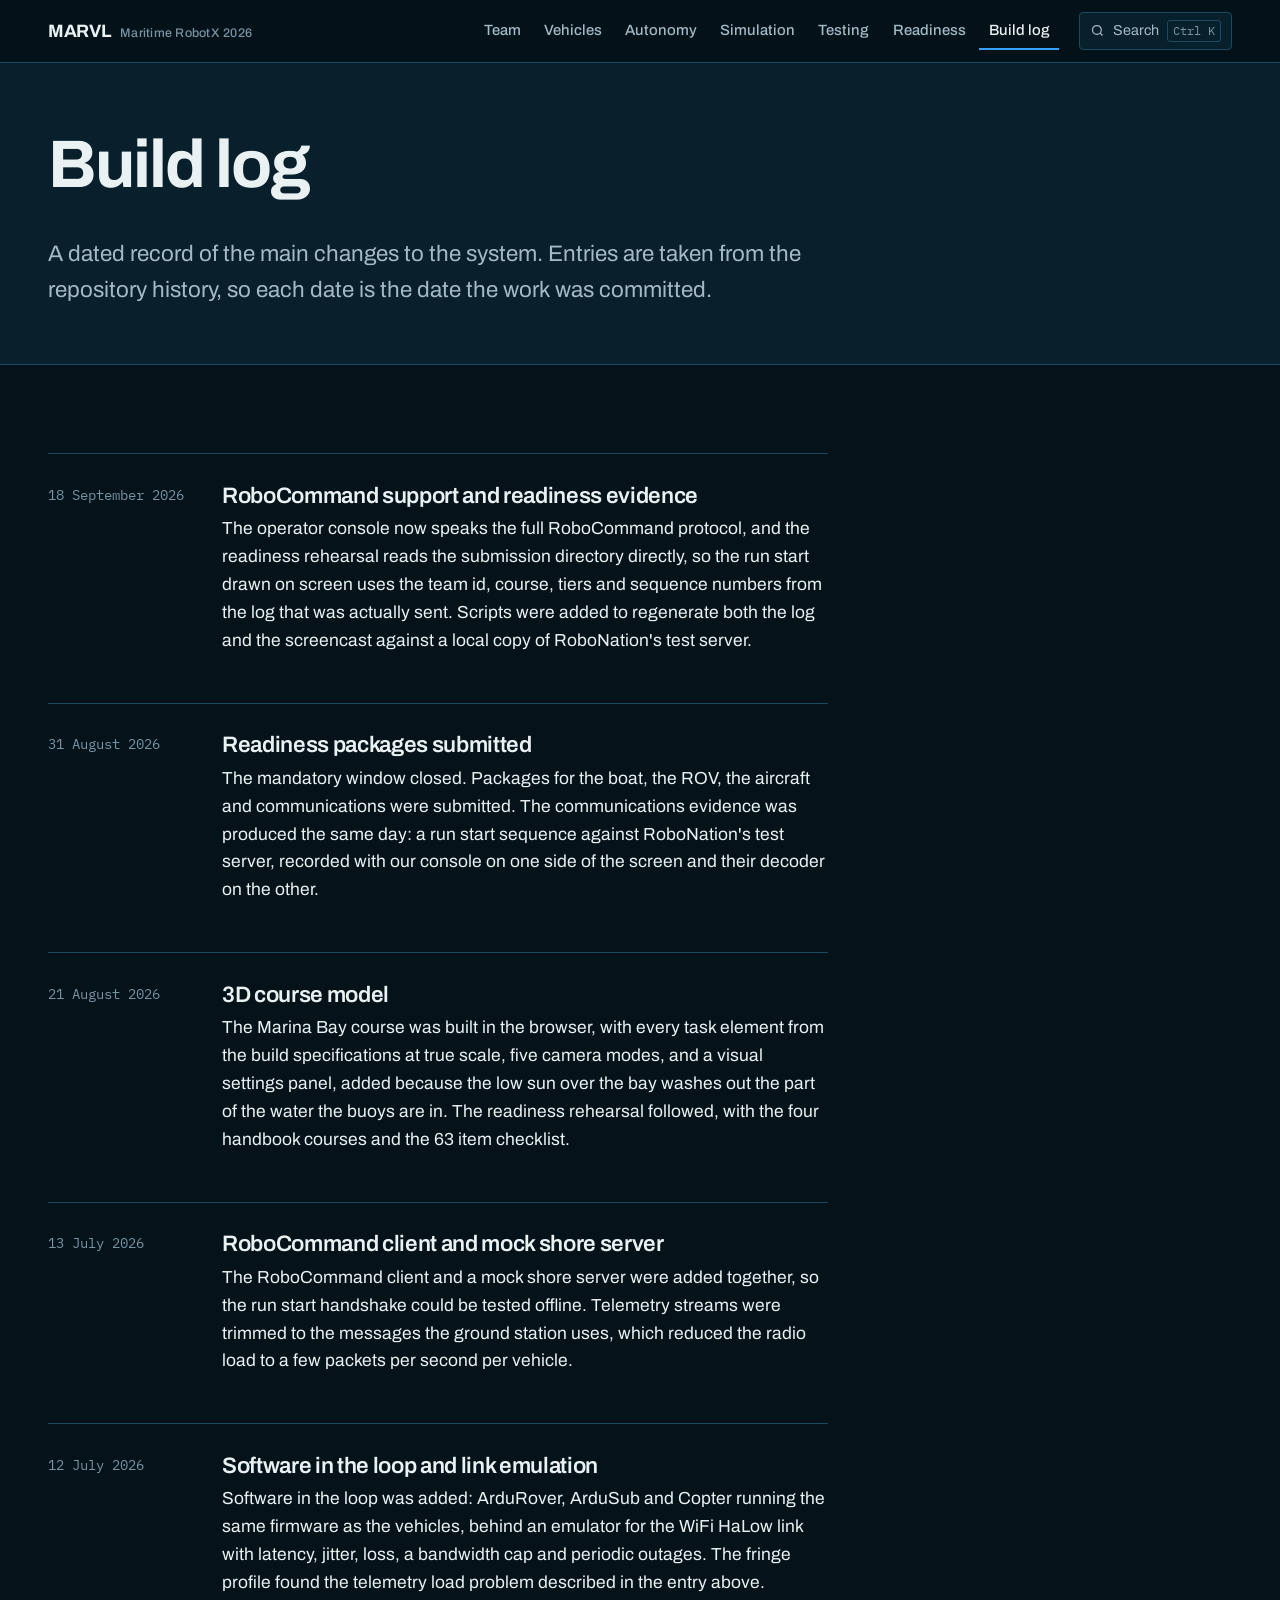
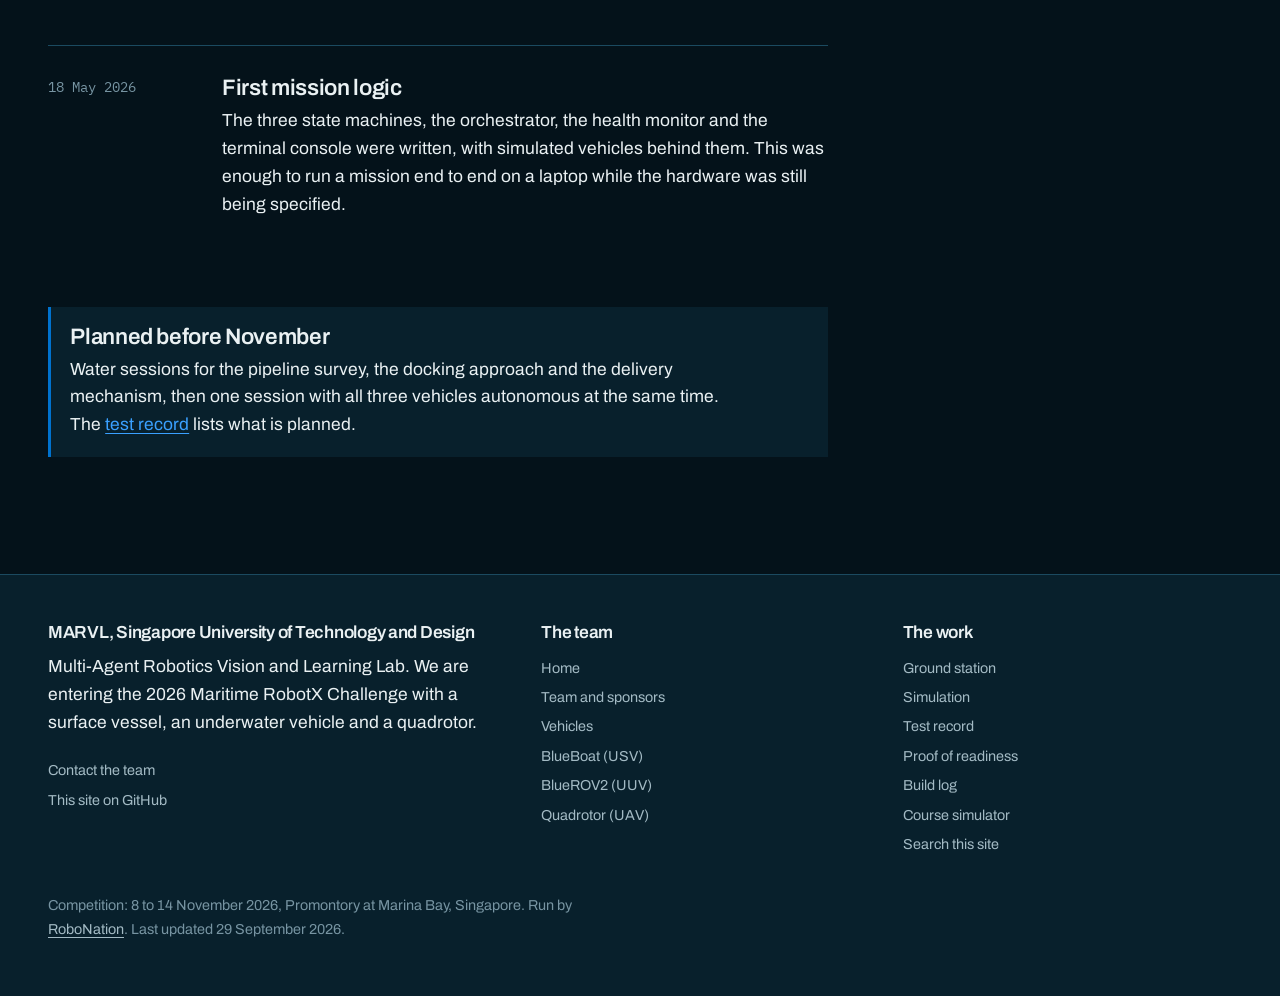
<file: log.html>
<!DOCTYPE html>
<html lang="en">
<head>
<meta charset="utf-8" />
<meta name="viewport" content="width=device-width, initial-scale=1" />
<title>Build log | MARVL RobotX 2026</title>
<meta name="description" content="What changed, when and why, from the first mission logic to the readiness submissions." />
<meta property="og:title" content="Build log | MARVL RobotX 2026" />
<meta property="og:description" content="What changed, when and why, from the first mission logic to the readiness submissions." />
<meta property="og:type" content="website" />
<meta property="og:image" content="assets/img/sim-course.jpg" />
<meta name="theme-color" content="#04121a" />
<link rel="icon" href="assets/img/favicon-32.png" sizes="32x32" type="image/png" />
<link rel="icon" href="assets/img/favicon.svg?v=2" type="image/svg+xml" />
<link rel="apple-touch-icon" href="assets/img/apple-touch-icon.png" />
<link rel="preconnect" href="https://fonts.googleapis.com" />
<link rel="preconnect" href="https://fonts.gstatic.com" crossorigin />
<link href="https://fonts.googleapis.com/css2?family=Archivo:wght@400;500;600;700&family=IBM+Plex+Mono:wght@400;500&display=swap" rel="stylesheet" />
<link rel="stylesheet" href="assets/css/site.css" />
</head>
<body>
<a class="skip" href="#main">Skip to content</a>
<header class="masthead">
  <div class="wrap masthead-in">
    <a class="brand" href="index.html"><b>MARVL</b> <span>Maritime RobotX 2026</span></a>
    <button class="nav-toggle" type="button" aria-expanded="false" aria-controls="site-nav">Menu</button>
    <nav class="site-nav" id="site-nav" aria-label="Main">
      <ul>
        <li><a href="team.html">Team</a></li>
        <li><a href="vehicles.html">Vehicles</a></li>
        <li><a href="autonomy.html">Autonomy</a></li>
        <li><a href="simulation.html">Simulation</a></li>
        <li><a href="testing.html">Testing</a></li>
        <li><a href="readiness.html">Readiness</a></li>
        <li><a href="log.html" aria-current="page">Build log</a></li>
      </ul>
    </nav>
    <button class="search-open" type="button" aria-haspopup="dialog">
      <svg width="15" height="15" viewBox="0 0 24 24" fill="none" stroke="currentColor" stroke-width="2" aria-hidden="true"><circle cx="11" cy="11" r="7"/><path d="m20 20-3.5-3.5"/></svg>
      <span>Search</span><kbd>Ctrl K</kbd>
    </button>
  </div>
</header>
<dialog class="search-dialog" id="search-dialog" aria-label="Search this site">
  <form role="search">
    <label class="skip" for="search-field">Search terms</label>
    <input id="search-field" type="search" placeholder="Search vehicles, tasks, tests, handbook sections" autocomplete="off" />
    <button type="button" onclick="this.closest('dialog').close()">Close</button>
  </form>
  <ul class="results"></ul>
</dialog>
<main id="main">
<div class="page-head">
  <div class="wrap">
      <h1>Build log</h1>
      <p class="lede">A dated record of the main changes to the
system. Entries are taken from the repository history, so each date is the date the work
was committed.</p>
  </div>
</div>

<div class="wrap band">
  <div class="narrow">
    <article class="log-entry">
      <time datetime="2026-09-18">18 September 2026</time>
      <div>
        <h2>RoboCommand support and readiness evidence</h2>
        <p>The operator console now speaks the full RoboCommand protocol, and the readiness
    rehearsal reads the submission directory directly, so the run start drawn on screen
    uses the team id, course, tiers and sequence numbers from the log that was actually
    sent. Scripts were added to regenerate both the log and the screencast against a
    local copy of RoboNation's test server.</p>
      </div>
    </article>
    <article class="log-entry">
      <time datetime="2026-08-31">31 August 2026</time>
      <div>
        <h2>Readiness packages submitted</h2>
        <p>The mandatory window closed. Packages for the boat, the ROV, the aircraft and
    communications were submitted. The communications evidence was produced the same day:
    a run start sequence against RoboNation's test server, recorded with our console on
    one side of the screen and their decoder on the other.</p>
      </div>
    </article>
    <article class="log-entry">
      <time datetime="2026-08-21">21 August 2026</time>
      <div>
        <h2>3D course model</h2>
        <p>The Marina Bay course was built in the browser, with every task element from the
    build specifications at true scale, five camera modes, and a visual settings panel,
    added because the low sun over the bay washes out the part of the water the buoys are
    in. The readiness rehearsal followed, with the four handbook courses and the 63 item
    checklist.</p>
      </div>
    </article>
    <article class="log-entry">
      <time datetime="2026-07-13">13 July 2026</time>
      <div>
        <h2>RoboCommand client and mock shore server</h2>
        <p>The RoboCommand client and a mock shore server were added together, so the run
    start handshake could be tested offline. Telemetry streams were trimmed to the
    messages the ground station uses, which reduced the radio load to a few packets per
    second per vehicle.</p>
      </div>
    </article>
    <article class="log-entry">
      <time datetime="2026-07-12">12 July 2026</time>
      <div>
        <h2>Software in the loop and link emulation</h2>
        <p>Software in the loop was added: ArduRover, ArduSub and Copter running the same
    firmware as the vehicles, behind an emulator for the WiFi HaLow link with latency,
    jitter, loss, a bandwidth cap and periodic outages. The fringe profile found the
    telemetry load problem described in the entry above.</p>
      </div>
    </article>
    <article class="log-entry">
      <time datetime="2026-05-18">18 May 2026</time>
      <div>
        <h2>First mission logic</h2>
        <p>The three state machines, the orchestrator, the health monitor and the terminal
    console were written, with simulated vehicles behind them. This was enough to run a
    mission end to end on a laptop while the hardware was still being specified.</p>
      </div>
    </article>
    <div class="note" style="margin-top:2.5rem">
      <h2>Planned before November</h2>
      <p>Water sessions for the pipeline survey, the docking approach and the delivery
      mechanism, then one session with all three vehicles autonomous at the same time.
      The <a href="testing.html#planned">test record</a> lists what is planned.</p>
    </div>
  </div>
</div>
</main>
<footer class="site-foot">
  <div class="wrap foot-grid">
    <div>
      <h2>MARVL, Singapore University of Technology and Design</h2>
      <p>Multi-Agent Robotics Vision and Learning Lab. We are entering the 2026
      Maritime RobotX Challenge with a surface vessel, an underwater vehicle and
      a quadrotor.</p>
      <ul>
        <li><a href="team.html#contact">Contact the team</a></li>
        <li><a href="https://github.com/MARVL-Research-Lab/robotx2026">This site on GitHub</a></li>
      </ul>
    </div>
    <div>
      <h2>The team</h2>
      <ul>
        <li><a href="index.html">Home</a></li>
        <li><a href="team.html">Team and sponsors</a></li>
        <li><a href="vehicles.html">Vehicles</a></li>
        <li><a href="usv.html">BlueBoat (USV)</a></li>
        <li><a href="uuv.html">BlueROV2 (UUV)</a></li>
        <li><a href="uav.html">Quadrotor (UAV)</a></li>
      </ul>
    </div>
    <div>
      <h2>The work</h2>
      <ul>
        <li><a href="autonomy.html">Ground station</a></li>
        <li><a href="simulation.html">Simulation</a></li>
        <li><a href="testing.html">Test record</a></li>
        <li><a href="readiness.html">Proof of readiness</a></li>
        <li><a href="log.html">Build log</a></li>
        <li><a href="sim/">Course simulator</a></li>
        <li><a href="search.html">Search this site</a></li>
      </ul>
    </div>
  </div>
  <div class="wrap">
    <p class="fine">Competition: 8 to 14 November 2026, Promontory at Marina Bay, Singapore.
    Run by <a href="https://robotx.org">RoboNation</a>. Last updated 29 September 2026.</p>
  </div>
</footer>
<script src="assets/js/site.js"></script>
</body>
</html>
</file>
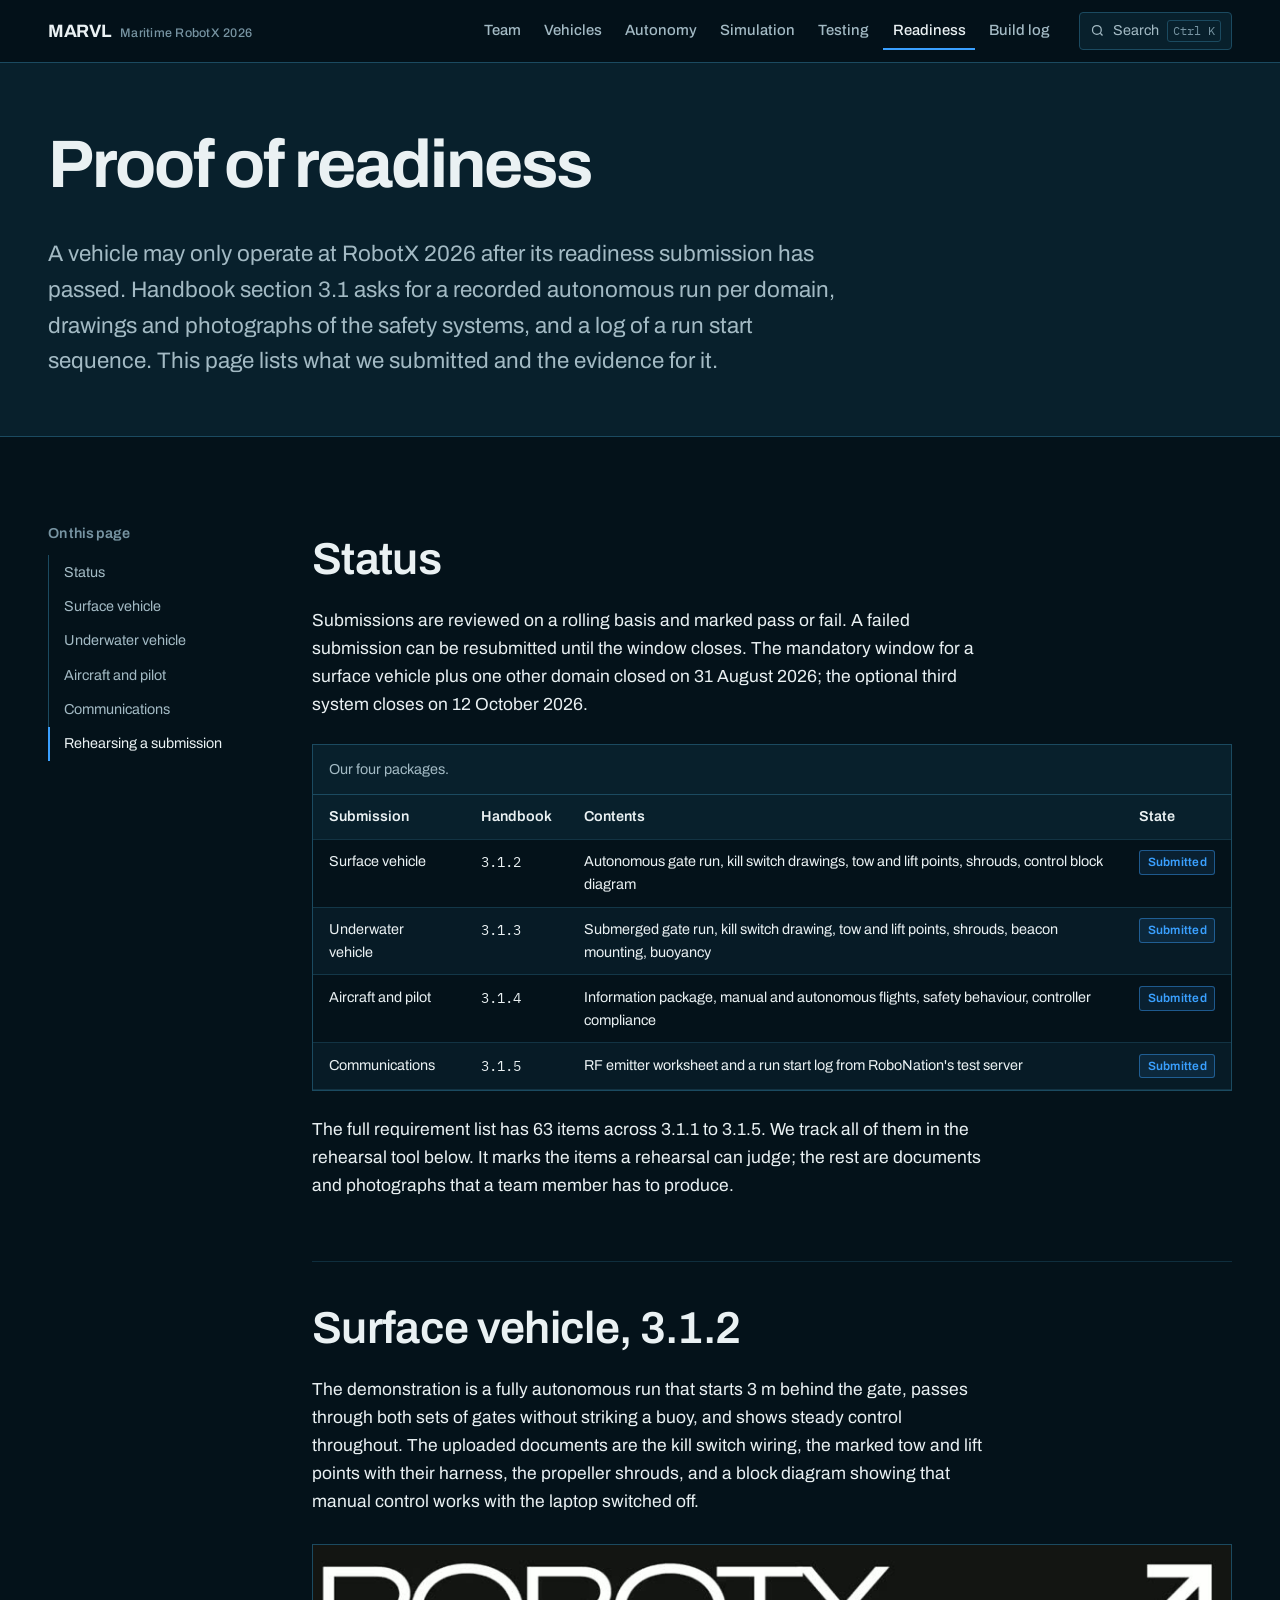
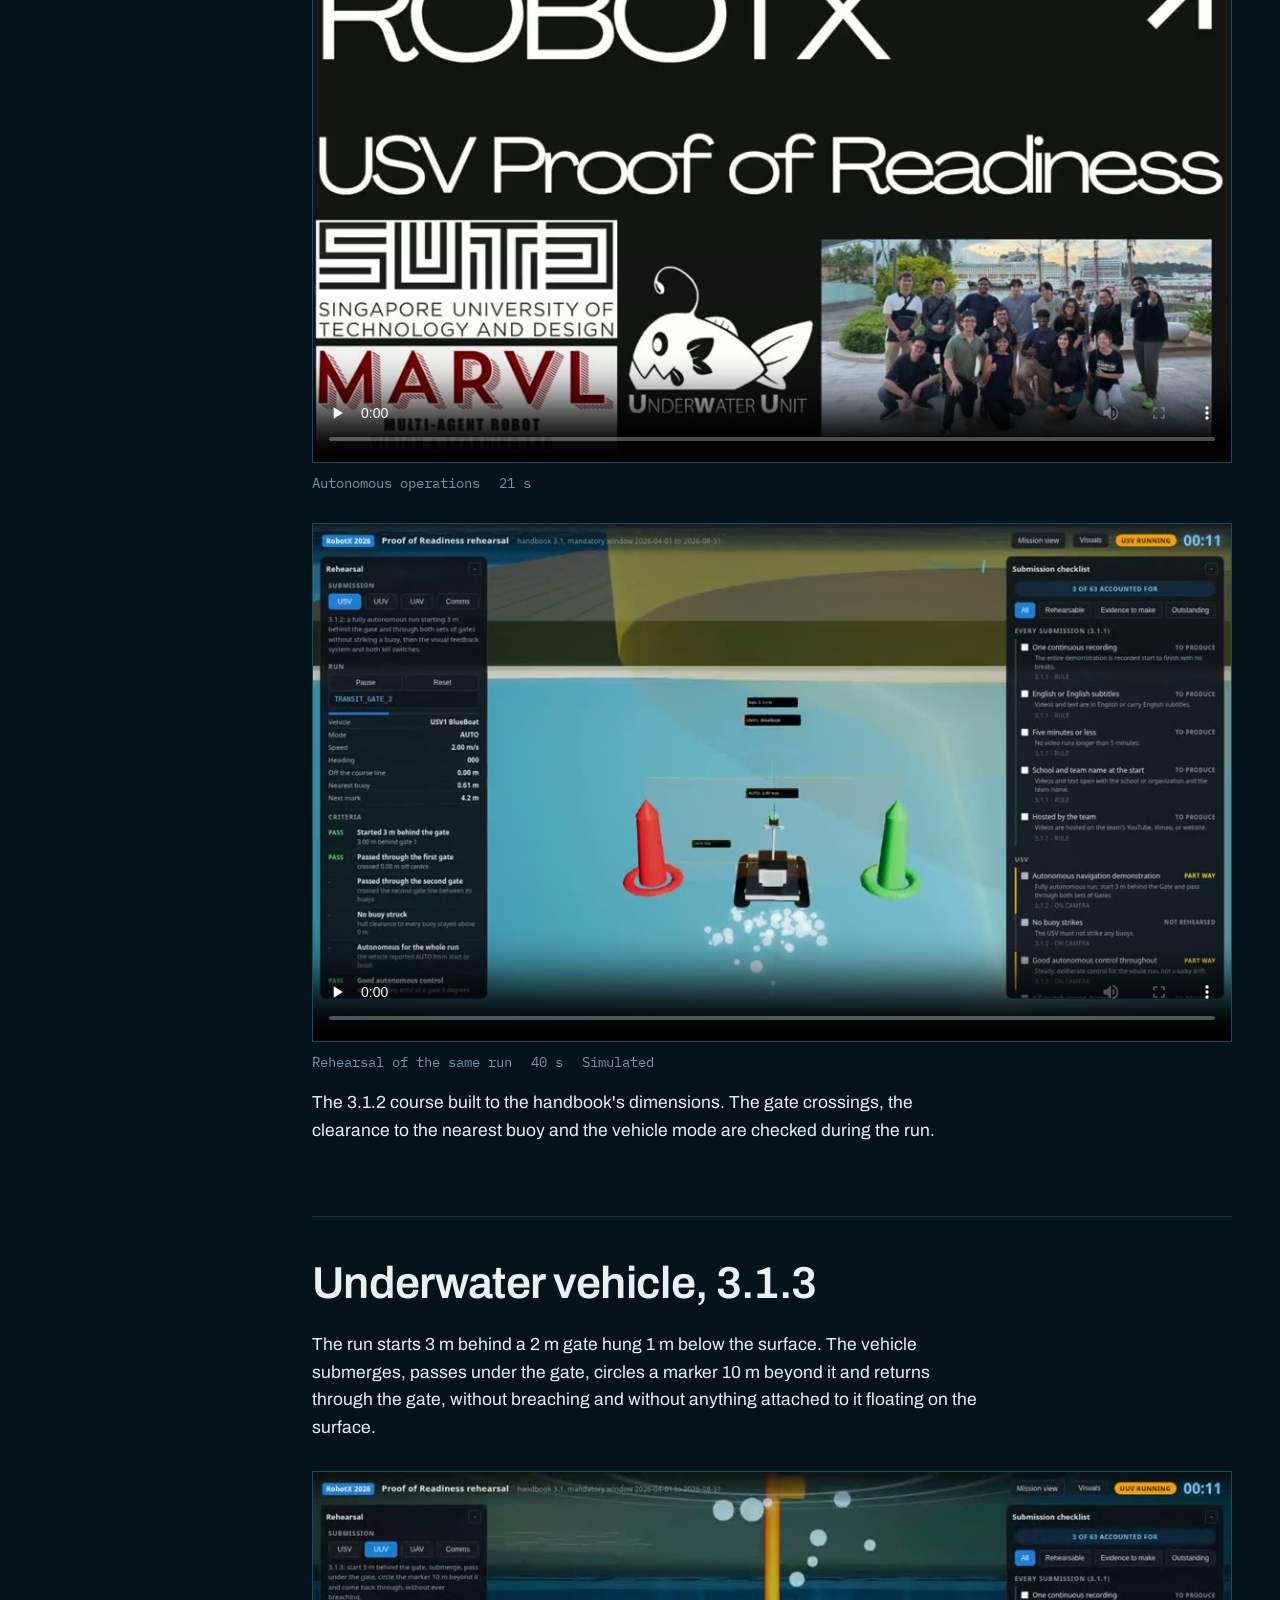
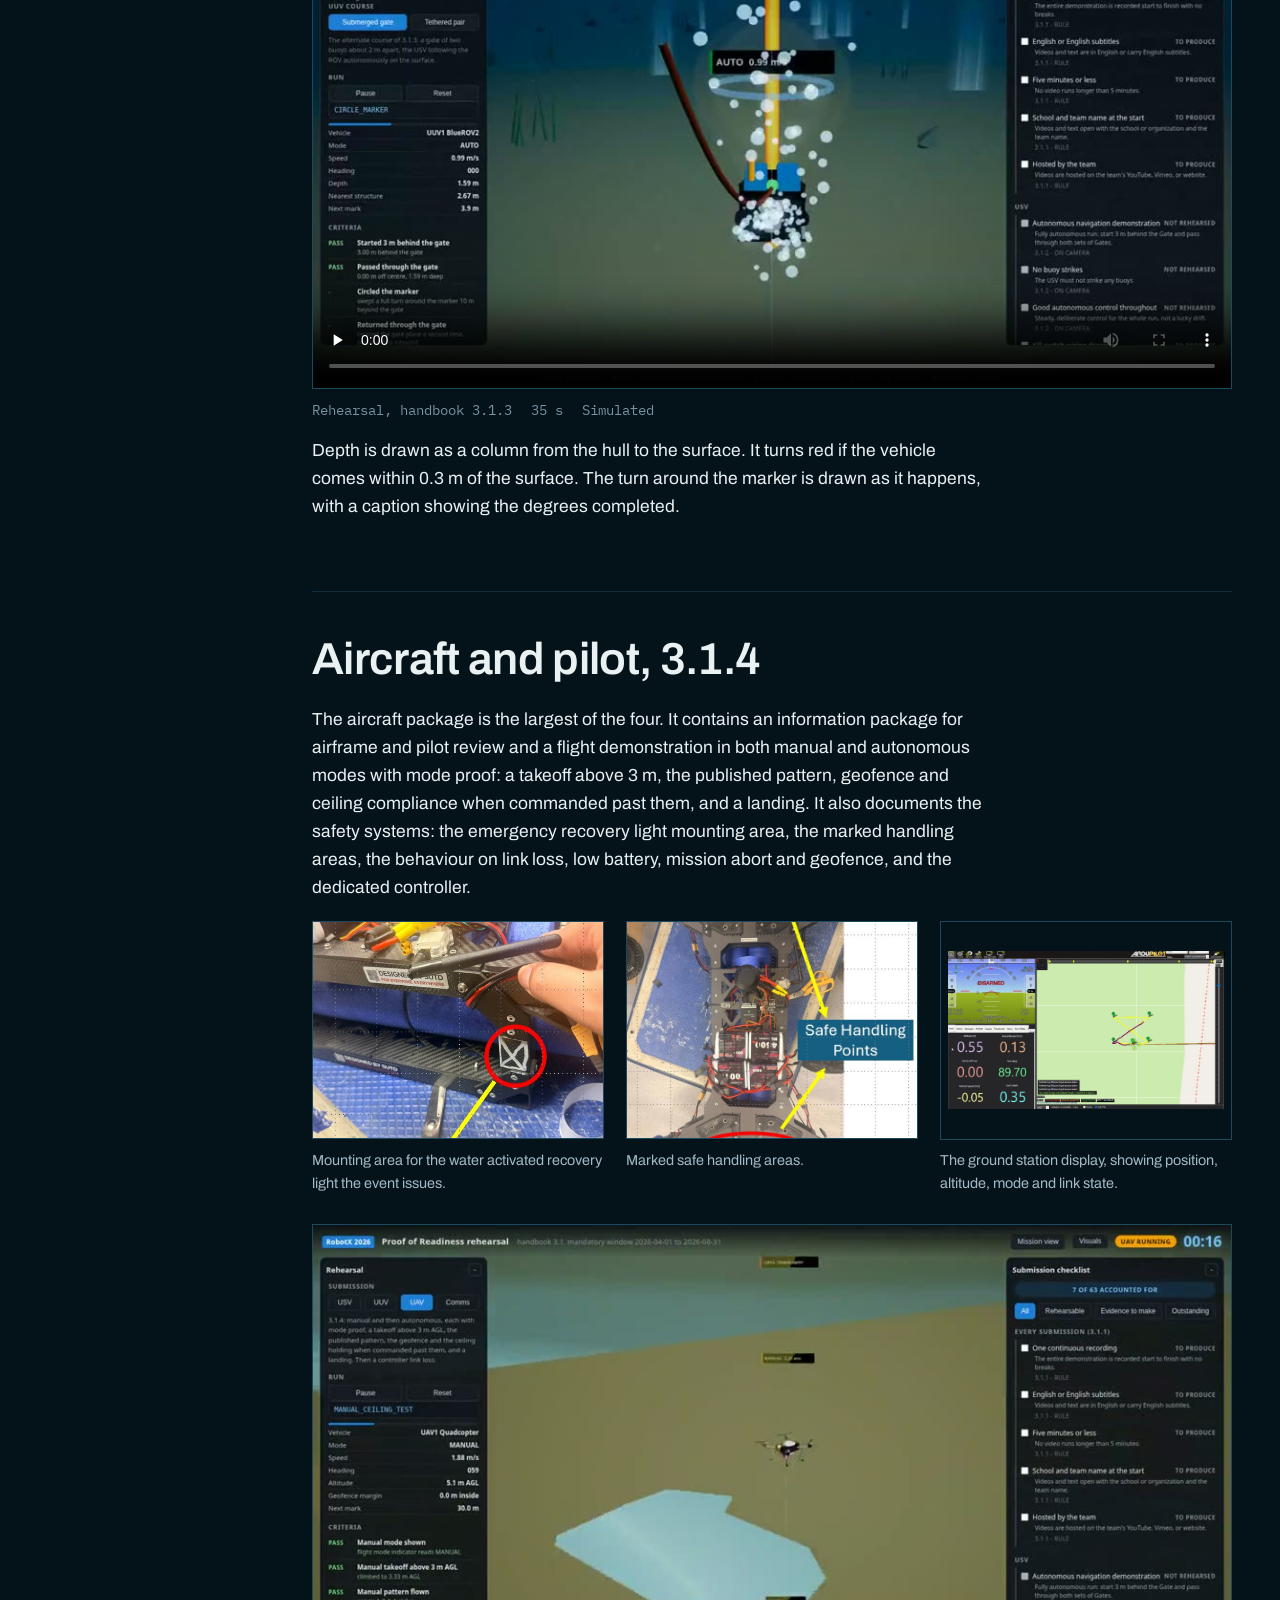
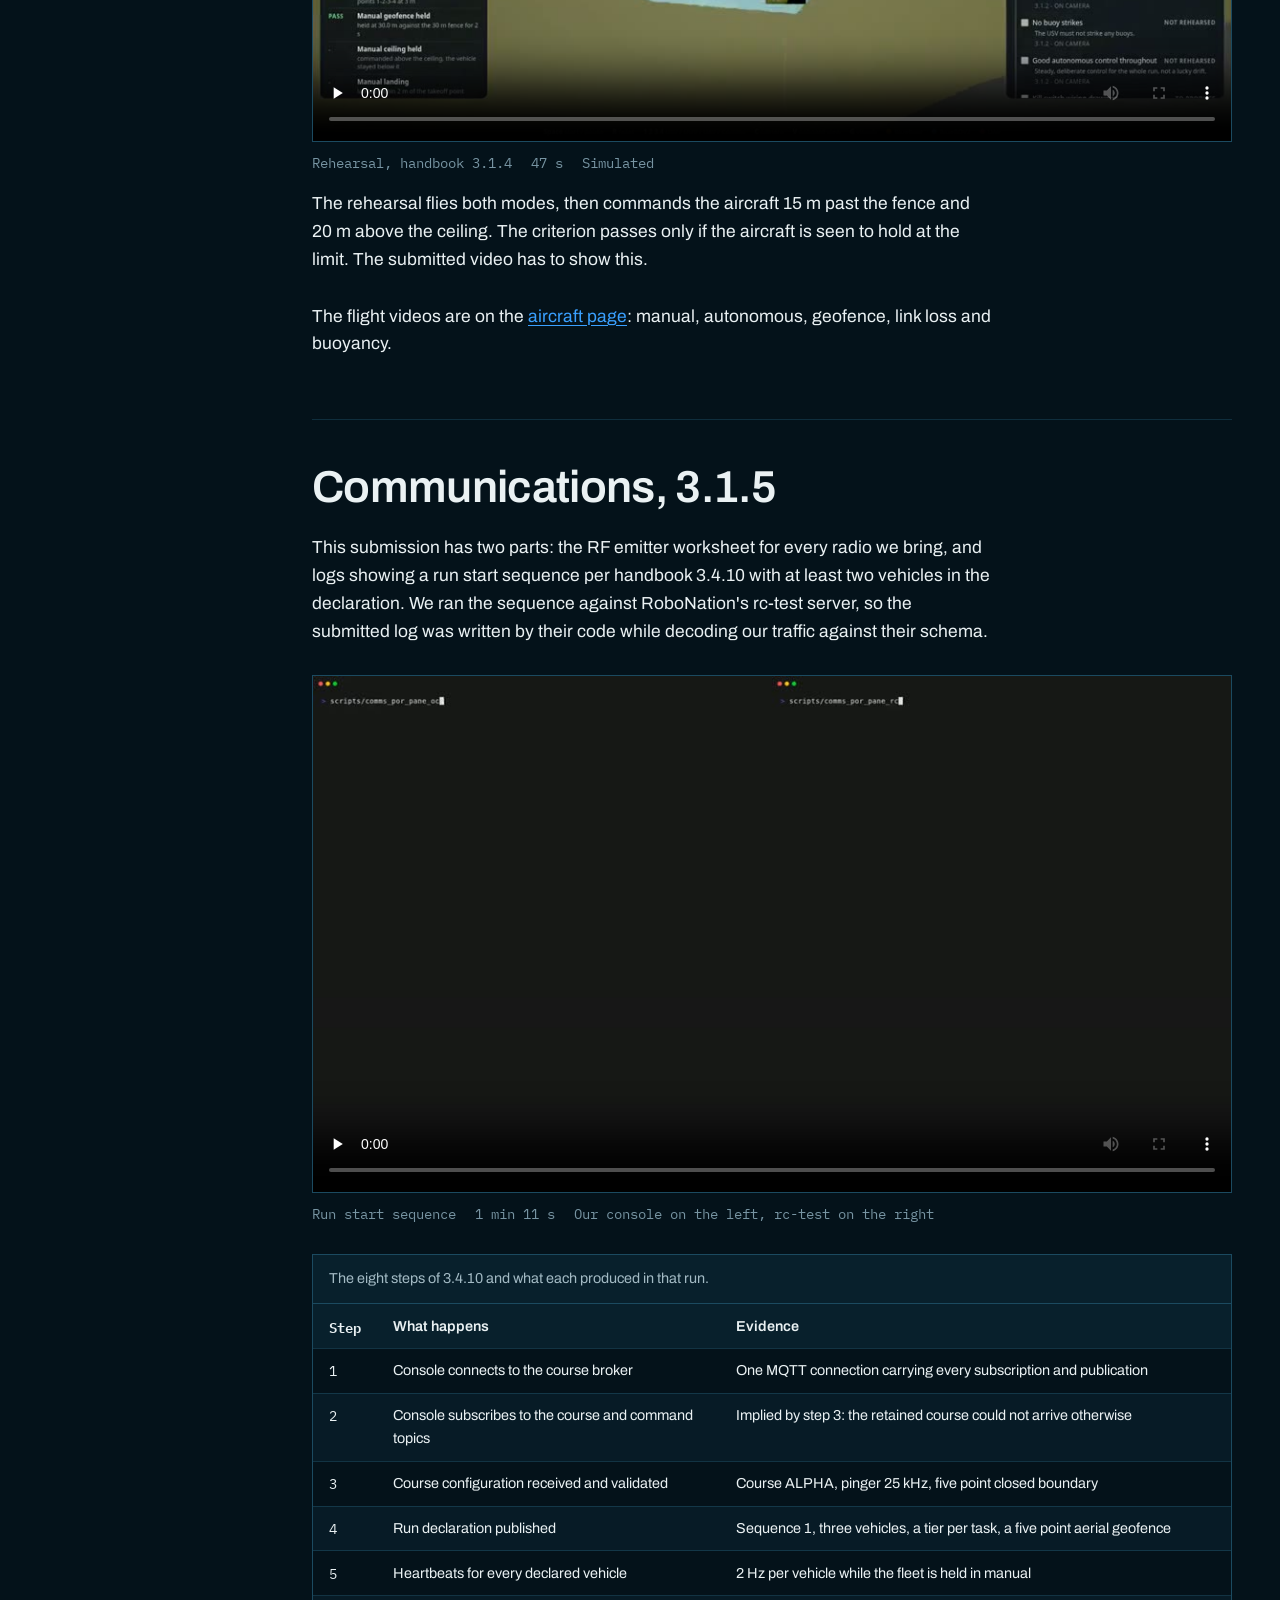
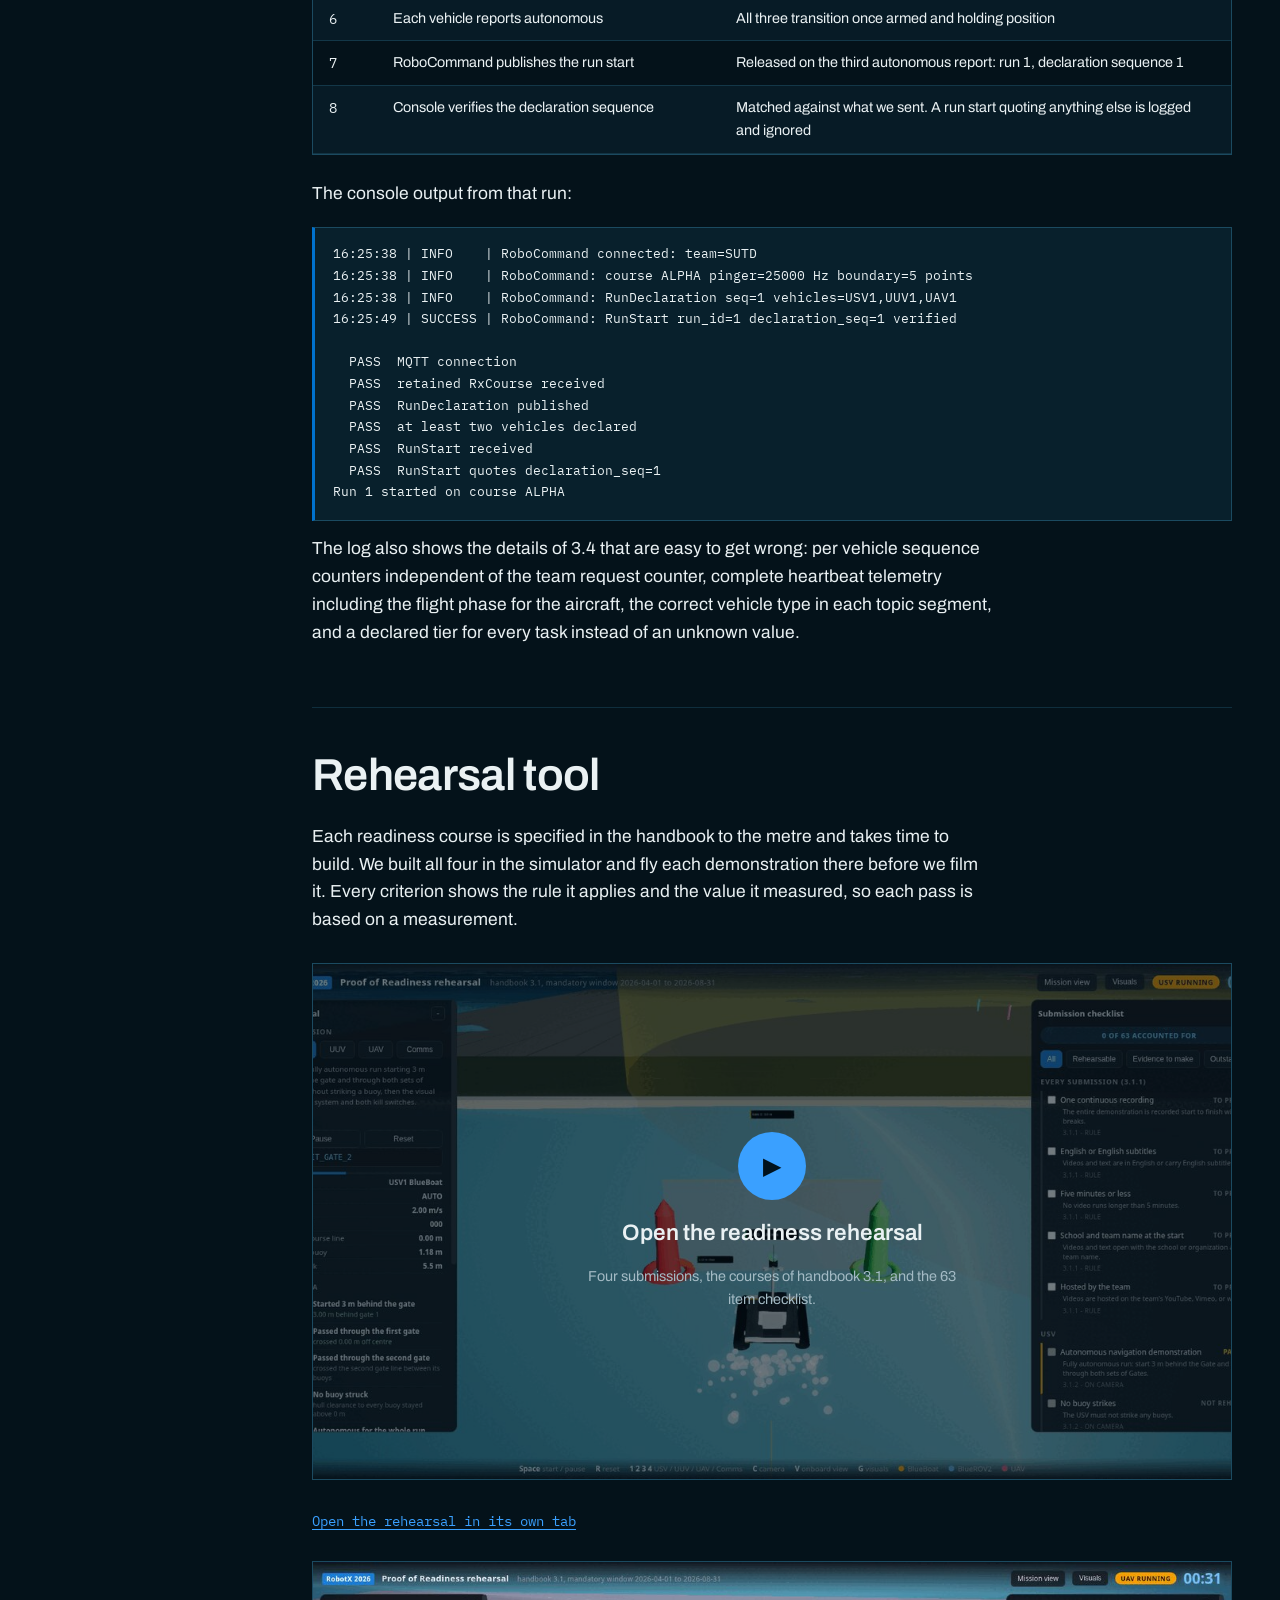
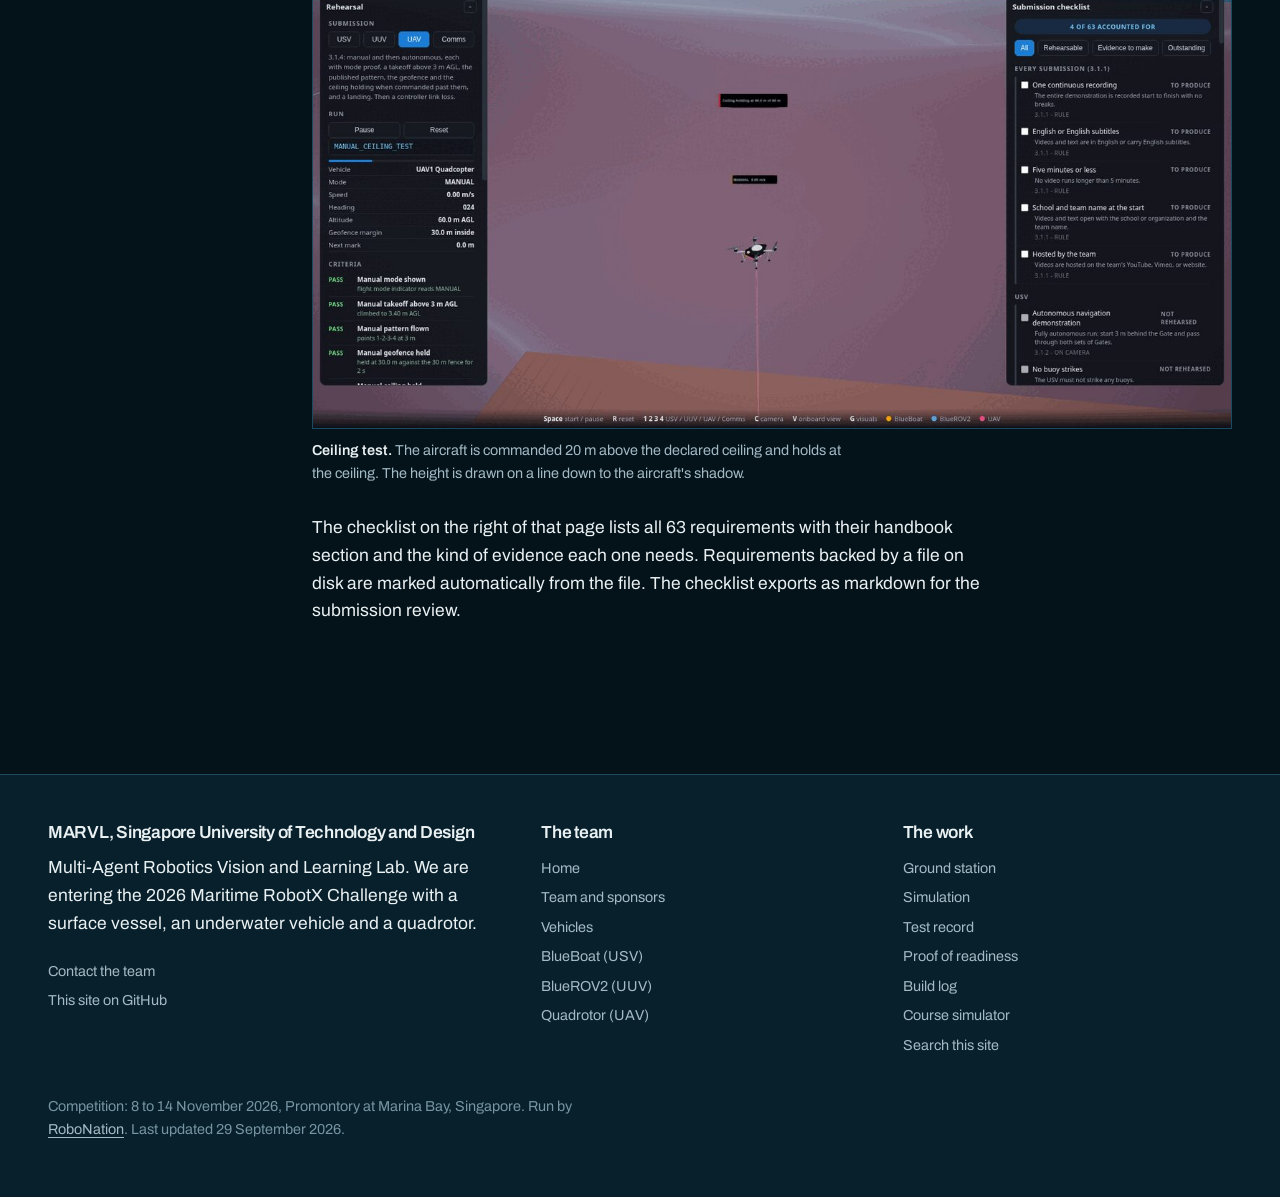
<file: readiness.html>
<!DOCTYPE html>
<html lang="en">
<head>
<meta charset="utf-8" />
<meta name="viewport" content="width=device-width, initial-scale=1" />
<title>Proof of readiness | MARVL RobotX 2026</title>
<meta name="description" content="The handbook 3.1 submissions for the boat, the ROV, the aircraft and communications, and the evidence behind them." />
<meta property="og:title" content="Proof of readiness | MARVL RobotX 2026" />
<meta property="og:description" content="The handbook 3.1 submissions for the boat, the ROV, the aircraft and communications, and the evidence behind them." />
<meta property="og:type" content="website" />
<meta property="og:image" content="assets/img/sim-course.jpg" />
<meta name="theme-color" content="#04121a" />
<link rel="icon" href="assets/img/favicon-32.png" sizes="32x32" type="image/png" />
<link rel="icon" href="assets/img/favicon.svg?v=2" type="image/svg+xml" />
<link rel="apple-touch-icon" href="assets/img/apple-touch-icon.png" />
<link rel="preconnect" href="https://fonts.googleapis.com" />
<link rel="preconnect" href="https://fonts.gstatic.com" crossorigin />
<link href="https://fonts.googleapis.com/css2?family=Archivo:wght@400;500;600;700&family=IBM+Plex+Mono:wght@400;500&display=swap" rel="stylesheet" />
<link rel="stylesheet" href="assets/css/site.css" />
</head>
<body>
<a class="skip" href="#main">Skip to content</a>
<header class="masthead">
  <div class="wrap masthead-in">
    <a class="brand" href="index.html"><b>MARVL</b> <span>Maritime RobotX 2026</span></a>
    <button class="nav-toggle" type="button" aria-expanded="false" aria-controls="site-nav">Menu</button>
    <nav class="site-nav" id="site-nav" aria-label="Main">
      <ul>
        <li><a href="team.html">Team</a></li>
        <li><a href="vehicles.html">Vehicles</a></li>
        <li><a href="autonomy.html">Autonomy</a></li>
        <li><a href="simulation.html">Simulation</a></li>
        <li><a href="testing.html">Testing</a></li>
        <li><a href="readiness.html" aria-current="page">Readiness</a></li>
        <li><a href="log.html">Build log</a></li>
      </ul>
    </nav>
    <button class="search-open" type="button" aria-haspopup="dialog">
      <svg width="15" height="15" viewBox="0 0 24 24" fill="none" stroke="currentColor" stroke-width="2" aria-hidden="true"><circle cx="11" cy="11" r="7"/><path d="m20 20-3.5-3.5"/></svg>
      <span>Search</span><kbd>Ctrl K</kbd>
    </button>
  </div>
</header>
<dialog class="search-dialog" id="search-dialog" aria-label="Search this site">
  <form role="search">
    <label class="skip" for="search-field">Search terms</label>
    <input id="search-field" type="search" placeholder="Search vehicles, tasks, tests, handbook sections" autocomplete="off" />
    <button type="button" onclick="this.closest('dialog').close()">Close</button>
  </form>
  <ul class="results"></ul>
</dialog>
<main id="main">
<div class="page-head">
  <div class="wrap">
      <h1>Proof of readiness</h1>
      <p class="lede">A vehicle may only operate at RobotX 2026
after its readiness submission has passed. Handbook section 3.1 asks for a recorded
autonomous run per domain, drawings and photographs of the safety systems, and a log of a
run start sequence. This page lists what we submitted and the evidence for it.</p>
  </div>
</div>

<div class="wrap band">
  <div class="with-index">
  <nav class="soundings" aria-label="On this page">
    <h2>On this page</h2>
    <ol>
      <li><a href="#status">Status</a></li>
      <li><a href="#usv">Surface vehicle</a></li>
      <li><a href="#uuv">Underwater vehicle</a></li>
      <li><a href="#uav">Aircraft and pilot</a></li>
      <li><a href="#comms">Communications</a></li>
      <li><a href="#rehearsal">Rehearsing a submission</a></li>
    </ol>
  </nav>

  <div>
    <section class="section" id="status">
      <h2>Status</h2>
      <p>Submissions are reviewed on a rolling basis and marked pass or fail. A failed
      submission can be resubmitted until the window closes. The mandatory window for a
      surface vehicle plus one other domain closed on 31 August 2026; the optional third
      system closes on 12 October 2026.</p>
      <div class="table-scroll">
        <table>
          <caption>Our four packages.</caption>
          <thead><tr><th scope="col">Submission</th><th scope="col">Handbook</th><th scope="col">Contents</th><th scope="col">State</th></tr></thead>
          <tbody>
            <tr><td>Surface vehicle</td><td class="num">3.1.2</td><td>Autonomous gate run, kill switch drawings, tow and lift points, shrouds, control block diagram</td><td><span class="tag tag-blue">Submitted</span></td></tr>
            <tr><td>Underwater vehicle</td><td class="num">3.1.3</td><td>Submerged gate run, kill switch drawing, tow and lift points, shrouds, beacon mounting, buoyancy</td><td><span class="tag tag-blue">Submitted</span></td></tr>
            <tr><td>Aircraft and pilot</td><td class="num">3.1.4</td><td>Information package, manual and autonomous flights, safety behaviour, controller compliance</td><td><span class="tag tag-blue">Submitted</span></td></tr>
            <tr><td>Communications</td><td class="num">3.1.5</td><td>RF emitter worksheet and a run start log from RoboNation's test server</td><td><span class="tag tag-blue">Submitted</span></td></tr>
          </tbody>
        </table>
      </div>
      <p>The full requirement list has 63 items across 3.1.1 to 3.1.5. We track all of them
      in the rehearsal tool below. It marks the items a rehearsal can judge; the rest are
      documents and photographs that a team member has to produce.</p>
    </section>

    <section class="section" id="usv">
      <h2>Surface vehicle, 3.1.2</h2>
      <p>The demonstration is a fully autonomous run that starts 3 m behind the gate,
      passes through both sets of gates without striking a buoy, and shows steady control
      throughout. The uploaded documents are the kill switch wiring, the marked tow and
      lift points with their harness, the propeller shrouds, and a block diagram showing
      that manual control works with the laptop switched off.</p>
      <div class="video-block">
        <video controls preload="none" poster="assets/img/usv-autonomous-run-poster.jpg">
          <source src="assets/video/usv-autonomous-run.mp4" type="video/mp4" />
          Your browser cannot play this video.
        </video>
        <p class="video-meta"><span>Autonomous operations</span><span>21 s</span></p>
      </div>
      <div class="video-block">
        <video controls preload="none" poster="assets/img/sim-por-usv-poster.jpg">
          <source src="assets/video/sim-por-usv.mp4" type="video/mp4" />
          Your browser cannot play this video.
        </video>
        <p class="video-meta"><span>Rehearsal of the same run</span><span>40 s</span><span>Simulated</span></p>
        <p>The 3.1.2 course built to the handbook's dimensions. The gate crossings, the
        clearance to the nearest buoy and the vehicle mode are checked during the run.</p>
      </div>
    </section>

    <section class="section" id="uuv">
      <h2>Underwater vehicle, 3.1.3</h2>
      <p>The run starts 3 m behind a 2 m gate hung 1 m below the surface. The vehicle
      submerges, passes under the gate, circles a marker 10 m beyond it and returns
      through the gate, without breaching and without anything attached to it floating on
      the surface.</p>
      <div class="video-block">
        <video controls preload="none" poster="assets/img/sim-por-uuv-poster.jpg">
          <source src="assets/video/sim-por-uuv.mp4" type="video/mp4" />
          Your browser cannot play this video.
        </video>
        <p class="video-meta"><span>Rehearsal, handbook 3.1.3</span><span>35 s</span><span>Simulated</span></p>
        <p>Depth is drawn as a column from the hull to the surface. It turns red if the
        vehicle comes within 0.3 m of the surface. The turn around the marker is drawn as
        it happens, with a caption showing the degrees completed.</p>
      </div>
    </section>

    <section class="section" id="uav">
      <h2>Aircraft and pilot, 3.1.4</h2>
      <p>The aircraft package is the largest of the four. It contains an information
      package for airframe and pilot review and a flight demonstration in both manual and
      autonomous modes with mode proof: a takeoff above 3 m, the published pattern,
      geofence and ceiling compliance when commanded past them, and a landing. It also
      documents the safety systems: the emergency recovery light mounting area, the marked
      handling areas, the behaviour on link loss, low battery, mission abort and geofence,
      and the dedicated controller.</p>
      <div class="media-grid">
        <figure><img src="assets/img/uav-recovery-light.jpg" alt="The mounting area for the emergency recovery light marked on the aircraft." loading="lazy" width="1280" height="720" /><figcaption>Mounting area for the water activated recovery light the event issues.</figcaption></figure>
        <figure><img src="assets/img/uav-safe-handling.jpg" alt="The aircraft with safe handling areas marked." loading="lazy" width="1280" height="960" /><figcaption>Marked safe handling areas.</figcaption></figure>
        <figure><img class="diagram" src="assets/img/uav-gcs.jpg" alt="Screenshot of the ground station showing the aircraft's telemetry." loading="lazy" width="1280" height="720" /><figcaption>The ground station display, showing position, altitude, mode and link state.</figcaption></figure>
      </div>
      <div class="video-block">
        <video controls preload="none" poster="assets/img/sim-por-uav-poster.jpg">
          <source src="assets/video/sim-por-uav.mp4" type="video/mp4" />
          Your browser cannot play this video.
        </video>
        <p class="video-meta"><span>Rehearsal, handbook 3.1.4</span><span>47 s</span><span>Simulated</span></p>
        <p>The rehearsal flies both modes, then commands the aircraft 15 m past the fence
        and 20 m above the ceiling. The criterion passes only if the aircraft is seen to
        hold at the limit. The submitted video has to show this.</p>
      </div>
      <p>The flight videos are on the <a href="uav.html#flight">aircraft page</a>:
      manual, autonomous, geofence, link loss and buoyancy.</p>
    </section>

    <section class="section" id="comms">
      <h2>Communications, 3.1.5</h2>
      <p>This submission has two parts: the RF emitter worksheet for every radio we bring,
      and logs showing a run start sequence per handbook 3.4.10 with at least two vehicles
      in the declaration. We ran the sequence against RoboNation's rc-test server, so the
      submitted log was written by their code while decoding our traffic against their
      schema.</p>
      <div class="video-block">
        <video controls preload="none" poster="assets/img/comms-run-start-poster.jpg">
          <source src="assets/video/comms-run-start.mp4" type="video/mp4" />
          Your browser cannot play this video.
        </video>
        <p class="video-meta"><span>Run start sequence</span><span>1 min 11 s</span><span>Our console on the left, rc-test on the right</span></p>
      </div>
      <div class="table-scroll">
        <table>
          <caption>The eight steps of 3.4.10 and what each produced in that run.</caption>
          <thead><tr><th class="num" scope="col">Step</th><th scope="col">What happens</th><th scope="col">Evidence</th></tr></thead>
          <tbody>
            <tr><td class="num">1</td><td>Console connects to the course broker</td><td>One MQTT connection carrying every subscription and publication</td></tr>
            <tr><td class="num">2</td><td>Console subscribes to the course and command topics</td><td>Implied by step 3: the retained course could not arrive otherwise</td></tr>
            <tr><td class="num">3</td><td>Course configuration received and validated</td><td>Course ALPHA, pinger 25 kHz, five point closed boundary</td></tr>
            <tr><td class="num">4</td><td>Run declaration published</td><td>Sequence 1, three vehicles, a tier per task, a five point aerial geofence</td></tr>
            <tr><td class="num">5</td><td>Heartbeats for every declared vehicle</td><td>2 Hz per vehicle while the fleet is held in manual</td></tr>
            <tr><td class="num">6</td><td>Each vehicle reports autonomous</td><td>All three transition once armed and holding position</td></tr>
            <tr><td class="num">7</td><td>RoboCommand publishes the run start</td><td>Released on the third autonomous report: run 1, declaration sequence 1</td></tr>
            <tr><td class="num">8</td><td>Console verifies the declaration sequence</td><td>Matched against what we sent. A run start quoting anything else is logged and ignored</td></tr>
          </tbody>
        </table>
      </div>
      <p>The console output from that run:</p>
<pre><code>16:25:38 | INFO    | RoboCommand connected: team=SUTD
16:25:38 | INFO    | RoboCommand: course ALPHA pinger=25000 Hz boundary=5 points
16:25:38 | INFO    | RoboCommand: RunDeclaration seq=1 vehicles=USV1,UUV1,UAV1
16:25:49 | SUCCESS | RoboCommand: RunStart run_id=1 declaration_seq=1 verified

  PASS  MQTT connection
  PASS  retained RxCourse received
  PASS  RunDeclaration published
  PASS  at least two vehicles declared
  PASS  RunStart received
  PASS  RunStart quotes declaration_seq=1
Run 1 started on course ALPHA</code></pre>
      <p>The log also shows the details of 3.4 that are easy to get wrong: per vehicle
      sequence counters independent of the team request counter, complete heartbeat
      telemetry including the flight phase for the aircraft, the correct vehicle type in
      each topic segment, and a declared tier for every task instead of an unknown value.</p>
    </section>

    <section class="section" id="rehearsal">
      <h2>Rehearsal tool</h2>
      <p>Each readiness course is specified in the handbook to the metre and takes time to
      build. We built all four in the simulator and fly each demonstration there before we
      film it. Every criterion shows the rule it applies and the value it measured, so
      each pass is based on a measurement.</p>
      <div class="sim-frame" data-sim="sim/readiness.html" data-sim-title="Proof of readiness rehearsal">
        <img src="assets/img/sim-readiness-usv.jpg" alt="The readiness rehearsal page with the boat lined up on a gate and the criteria listed beside it." width="1280" height="650" />
        <button class="sim-start" type="button">
          <span class="play" aria-hidden="true">&#9654;</span>
          <b>Open the readiness rehearsal</b>
          <span>Four submissions, the courses of handbook 3.1, and the 63 item
          checklist.</span>
        </button>
      </div>
      <p class="video-meta"><a href="sim/readiness.html">Open the rehearsal in its own tab</a></p>
      <figure>
        <img src="assets/img/sim-readiness-uav.jpg" alt="The aircraft held at its ceiling in the rehearsal, with the altitude drawn on a line to its shadow." loading="lazy" width="1280" height="650" />
        <figcaption><b>Ceiling test.</b> The aircraft is commanded 20 m above the declared
        ceiling and holds at the ceiling. The height is drawn on a line down to the
        aircraft's shadow.</figcaption>
      </figure>
      <p>The checklist on the right of that page lists all 63 requirements with their
      handbook section and the kind of evidence each one needs. Requirements backed by a
      file on disk are marked automatically from the file. The checklist exports as
      markdown for the submission review.</p>
    </section>
  </div>
  </div>
</div>
</main>
<footer class="site-foot">
  <div class="wrap foot-grid">
    <div>
      <h2>MARVL, Singapore University of Technology and Design</h2>
      <p>Multi-Agent Robotics Vision and Learning Lab. We are entering the 2026
      Maritime RobotX Challenge with a surface vessel, an underwater vehicle and
      a quadrotor.</p>
      <ul>
        <li><a href="team.html#contact">Contact the team</a></li>
        <li><a href="https://github.com/MARVL-Research-Lab/robotx2026">This site on GitHub</a></li>
      </ul>
    </div>
    <div>
      <h2>The team</h2>
      <ul>
        <li><a href="index.html">Home</a></li>
        <li><a href="team.html">Team and sponsors</a></li>
        <li><a href="vehicles.html">Vehicles</a></li>
        <li><a href="usv.html">BlueBoat (USV)</a></li>
        <li><a href="uuv.html">BlueROV2 (UUV)</a></li>
        <li><a href="uav.html">Quadrotor (UAV)</a></li>
      </ul>
    </div>
    <div>
      <h2>The work</h2>
      <ul>
        <li><a href="autonomy.html">Ground station</a></li>
        <li><a href="simulation.html">Simulation</a></li>
        <li><a href="testing.html">Test record</a></li>
        <li><a href="readiness.html">Proof of readiness</a></li>
        <li><a href="log.html">Build log</a></li>
        <li><a href="sim/">Course simulator</a></li>
        <li><a href="search.html">Search this site</a></li>
      </ul>
    </div>
  </div>
  <div class="wrap">
    <p class="fine">Competition: 8 to 14 November 2026, Promontory at Marina Bay, Singapore.
    Run by <a href="https://robotx.org">RoboNation</a>. Last updated 29 September 2026.</p>
  </div>
</footer>
<script src="assets/js/site.js"></script>
</body>
</html>
</file>
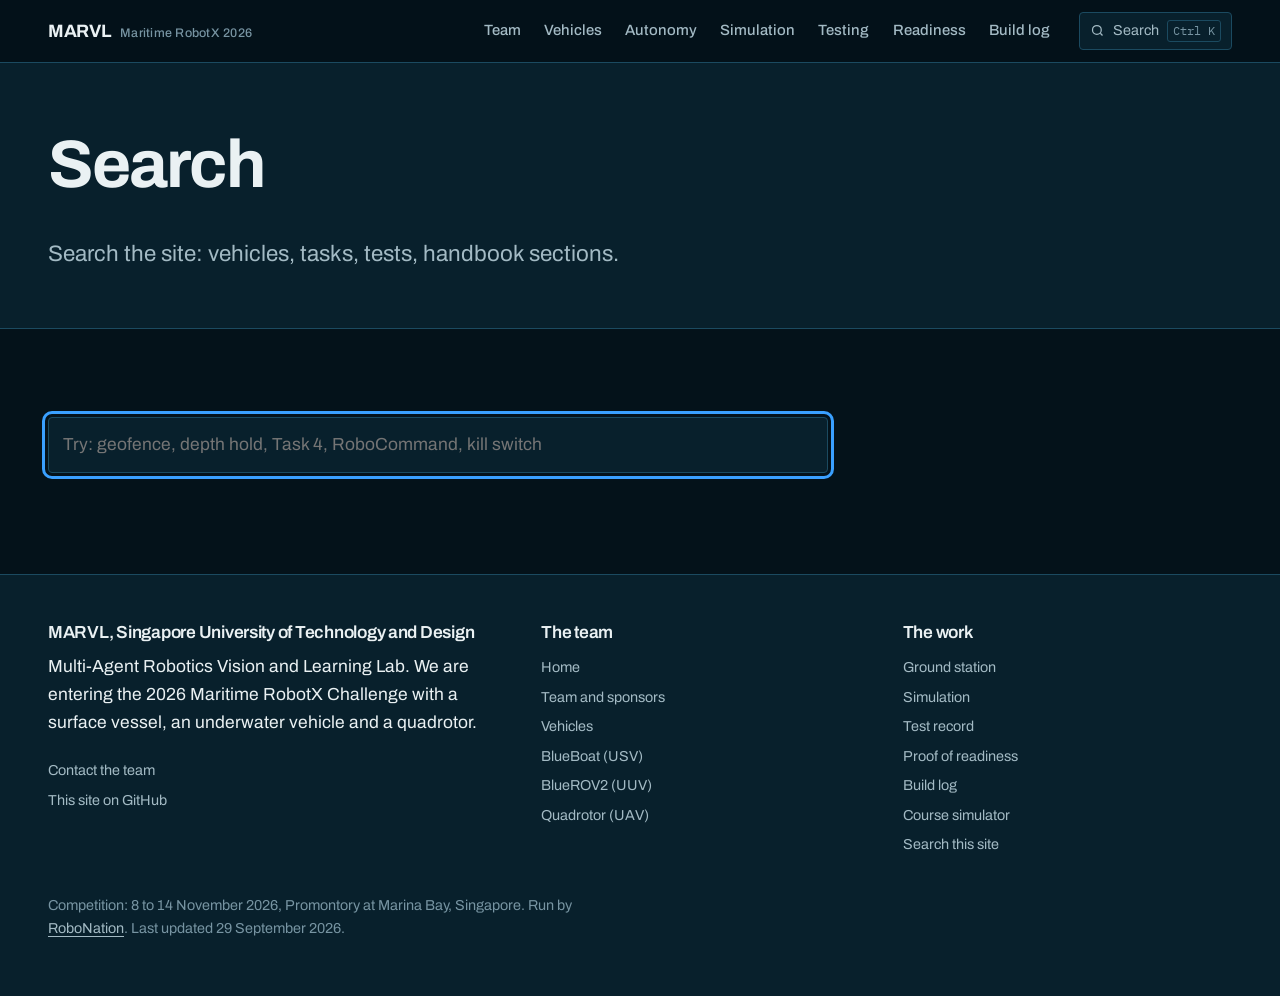
<file: search.html>
<!DOCTYPE html>
<html lang="en">
<head>
<meta charset="utf-8" />
<meta name="viewport" content="width=device-width, initial-scale=1" />
<title>Search | MARVL RobotX 2026</title>
<meta name="description" content="Search the MARVL RobotX 2026 site." />
<meta property="og:title" content="Search | MARVL RobotX 2026" />
<meta property="og:description" content="Search the MARVL RobotX 2026 site." />
<meta property="og:type" content="website" />
<meta property="og:image" content="assets/img/sim-course.jpg" />
<meta name="theme-color" content="#04121a" />
<link rel="icon" href="assets/img/favicon-32.png" sizes="32x32" type="image/png" />
<link rel="icon" href="assets/img/favicon.svg?v=2" type="image/svg+xml" />
<link rel="apple-touch-icon" href="assets/img/apple-touch-icon.png" />
<link rel="preconnect" href="https://fonts.googleapis.com" />
<link rel="preconnect" href="https://fonts.gstatic.com" crossorigin />
<link href="https://fonts.googleapis.com/css2?family=Archivo:wght@400;500;600;700&family=IBM+Plex+Mono:wght@400;500&display=swap" rel="stylesheet" />
<link rel="stylesheet" href="assets/css/site.css" />
</head>
<body>
<a class="skip" href="#main">Skip to content</a>
<header class="masthead">
  <div class="wrap masthead-in">
    <a class="brand" href="index.html"><b>MARVL</b> <span>Maritime RobotX 2026</span></a>
    <button class="nav-toggle" type="button" aria-expanded="false" aria-controls="site-nav">Menu</button>
    <nav class="site-nav" id="site-nav" aria-label="Main">
      <ul>
        <li><a href="team.html">Team</a></li>
        <li><a href="vehicles.html">Vehicles</a></li>
        <li><a href="autonomy.html">Autonomy</a></li>
        <li><a href="simulation.html">Simulation</a></li>
        <li><a href="testing.html">Testing</a></li>
        <li><a href="readiness.html">Readiness</a></li>
        <li><a href="log.html">Build log</a></li>
      </ul>
    </nav>
    <button class="search-open" type="button" aria-haspopup="dialog">
      <svg width="15" height="15" viewBox="0 0 24 24" fill="none" stroke="currentColor" stroke-width="2" aria-hidden="true"><circle cx="11" cy="11" r="7"/><path d="m20 20-3.5-3.5"/></svg>
      <span>Search</span><kbd>Ctrl K</kbd>
    </button>
  </div>
</header>
<dialog class="search-dialog" id="search-dialog" aria-label="Search this site">
  <form role="search">
    <label class="skip" for="search-field">Search terms</label>
    <input id="search-field" type="search" placeholder="Search vehicles, tasks, tests, handbook sections" autocomplete="off" />
    <button type="button" onclick="this.closest('dialog').close()">Close</button>
  </form>
  <ul class="results"></ul>
</dialog>
<main id="main">
<div class="page-head">
  <div class="wrap">
      <h1>Search</h1>
      <p class="lede">Search the site: vehicles, tasks, tests, handbook sections.</p>
  </div>
</div>

<div class="wrap band" id="search-page">
  <div class="narrow">
    <form role="search">
      <label for="q" class="skip">Search terms</label>
      <input id="q" name="q" type="search" placeholder="Try: geofence, depth hold, Task 4, RoboCommand, kill switch" autocomplete="off" style="width:100%;padding:0.8rem 0.9rem;background:#08202c;border:1px solid #1b4a60;color:#eaf1f3;border-radius:4px;font:inherit" />
    </form>
    <ul class="results" style="padding-left:0"></ul>
    <noscript><p>Search needs JavaScript. Without it, use the page links in the
    footer.</p></noscript>
  </div>
</div>
</main>
<footer class="site-foot">
  <div class="wrap foot-grid">
    <div>
      <h2>MARVL, Singapore University of Technology and Design</h2>
      <p>Multi-Agent Robotics Vision and Learning Lab. We are entering the 2026
      Maritime RobotX Challenge with a surface vessel, an underwater vehicle and
      a quadrotor.</p>
      <ul>
        <li><a href="team.html#contact">Contact the team</a></li>
        <li><a href="https://github.com/MARVL-Research-Lab/robotx2026">This site on GitHub</a></li>
      </ul>
    </div>
    <div>
      <h2>The team</h2>
      <ul>
        <li><a href="index.html">Home</a></li>
        <li><a href="team.html">Team and sponsors</a></li>
        <li><a href="vehicles.html">Vehicles</a></li>
        <li><a href="usv.html">BlueBoat (USV)</a></li>
        <li><a href="uuv.html">BlueROV2 (UUV)</a></li>
        <li><a href="uav.html">Quadrotor (UAV)</a></li>
      </ul>
    </div>
    <div>
      <h2>The work</h2>
      <ul>
        <li><a href="autonomy.html">Ground station</a></li>
        <li><a href="simulation.html">Simulation</a></li>
        <li><a href="testing.html">Test record</a></li>
        <li><a href="readiness.html">Proof of readiness</a></li>
        <li><a href="log.html">Build log</a></li>
        <li><a href="sim/">Course simulator</a></li>
        <li><a href="search.html">Search this site</a></li>
      </ul>
    </div>
  </div>
  <div class="wrap">
    <p class="fine">Competition: 8 to 14 November 2026, Promontory at Marina Bay, Singapore.
    Run by <a href="https://robotx.org">RoboNation</a>. Last updated 29 September 2026.</p>
  </div>
</footer>
<script src="assets/js/site.js"></script>
</body>
</html>
</file>
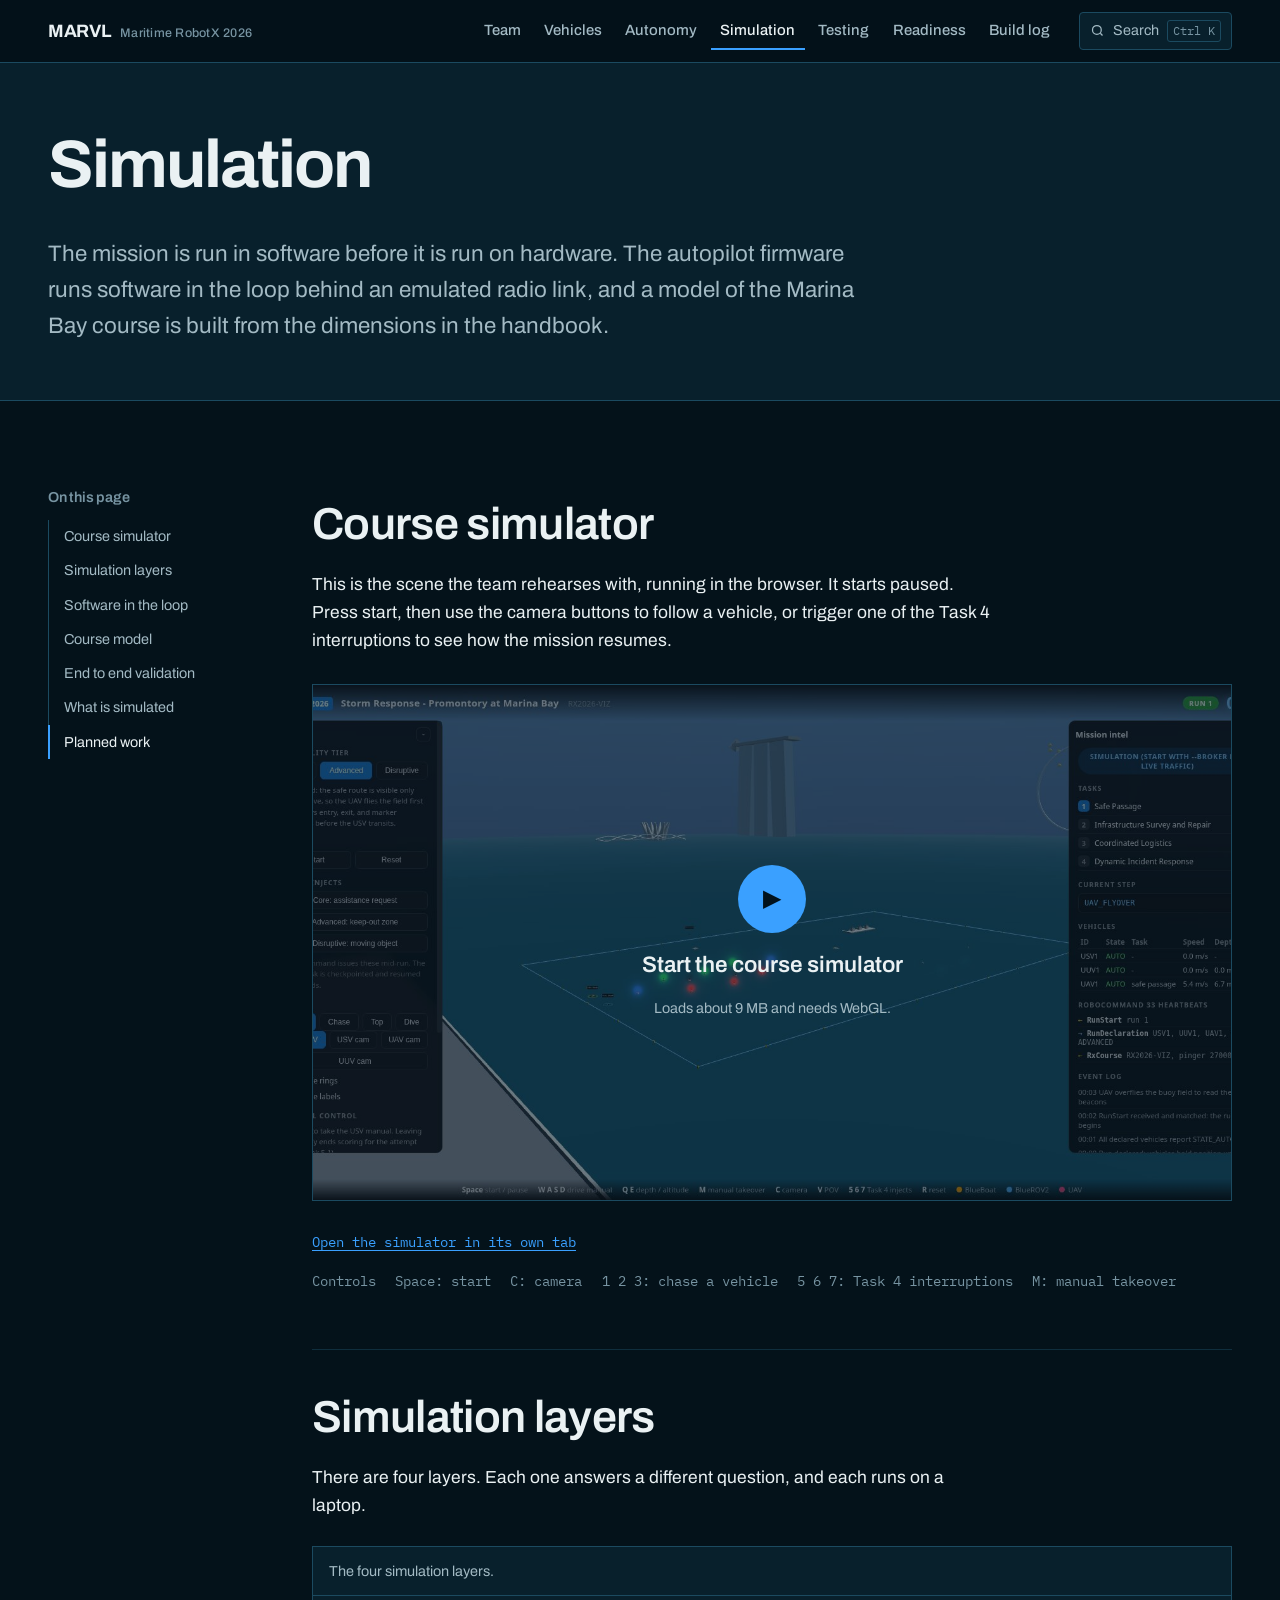
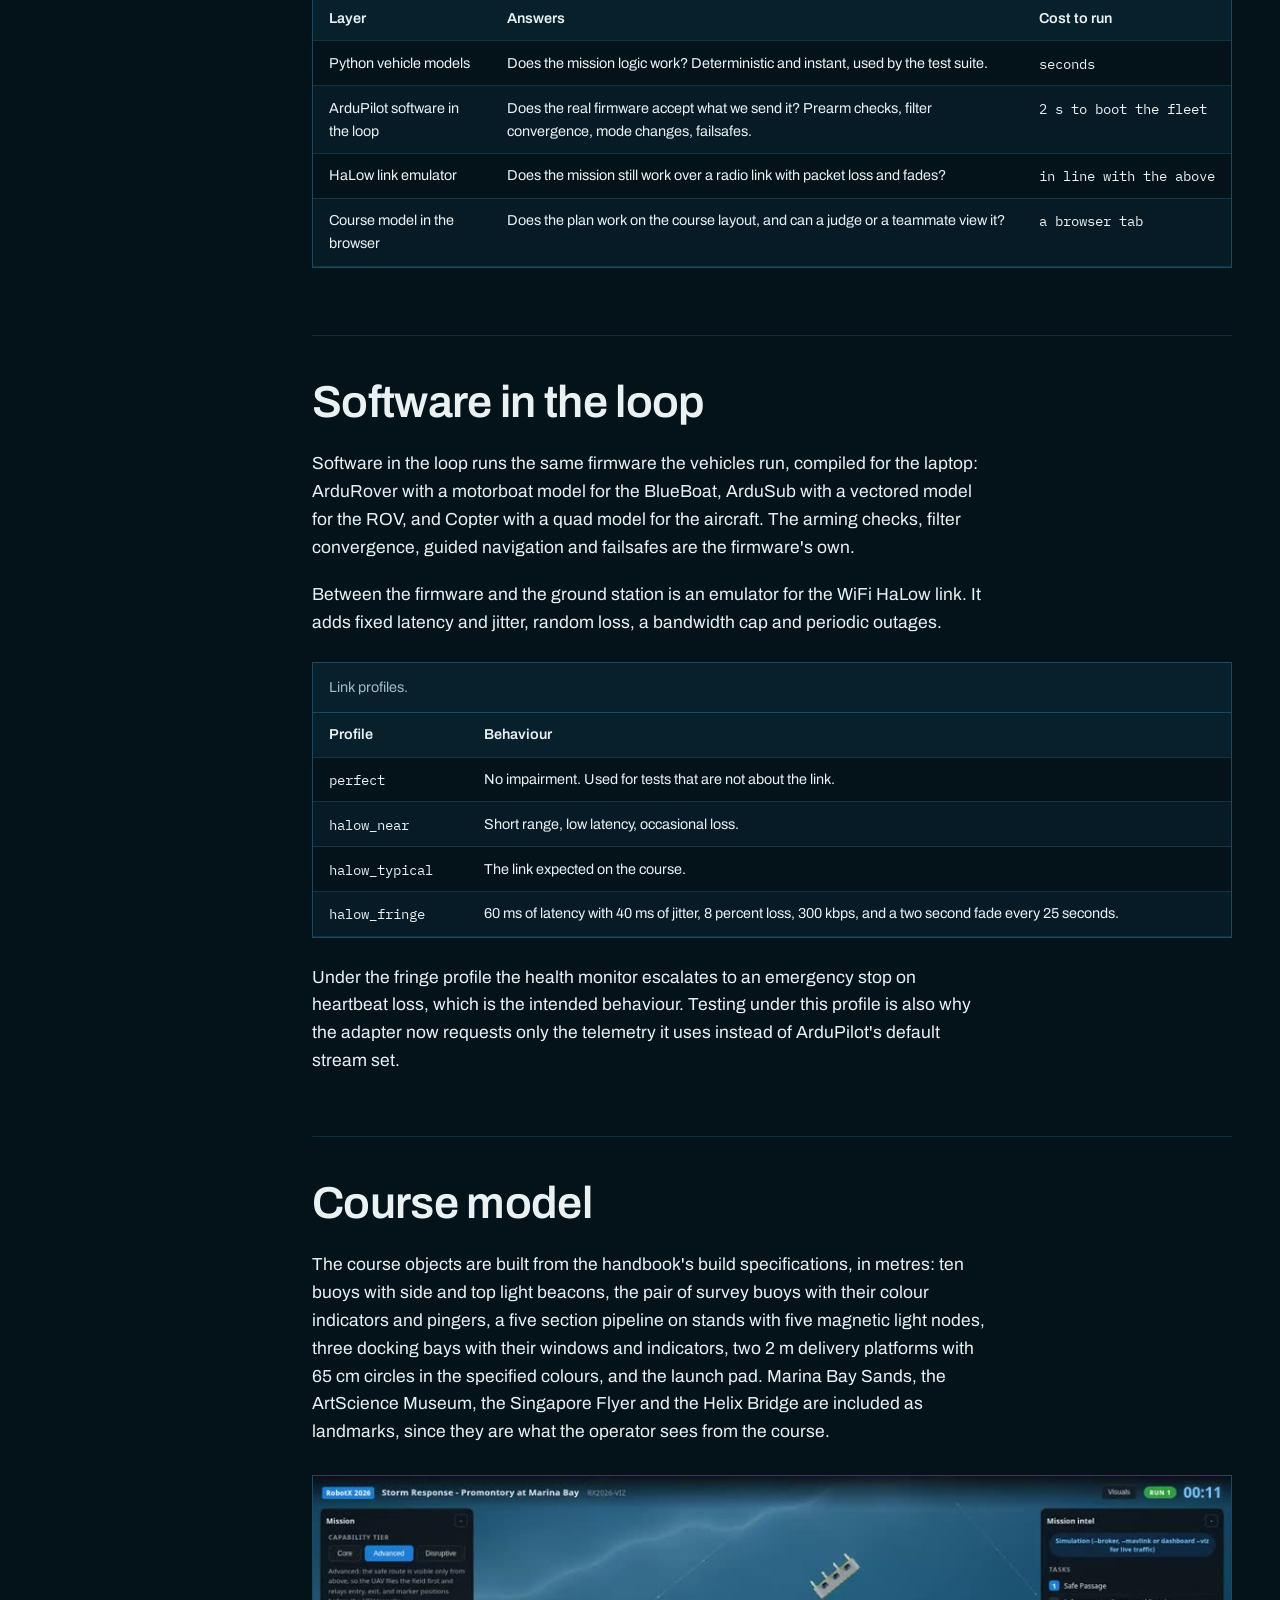
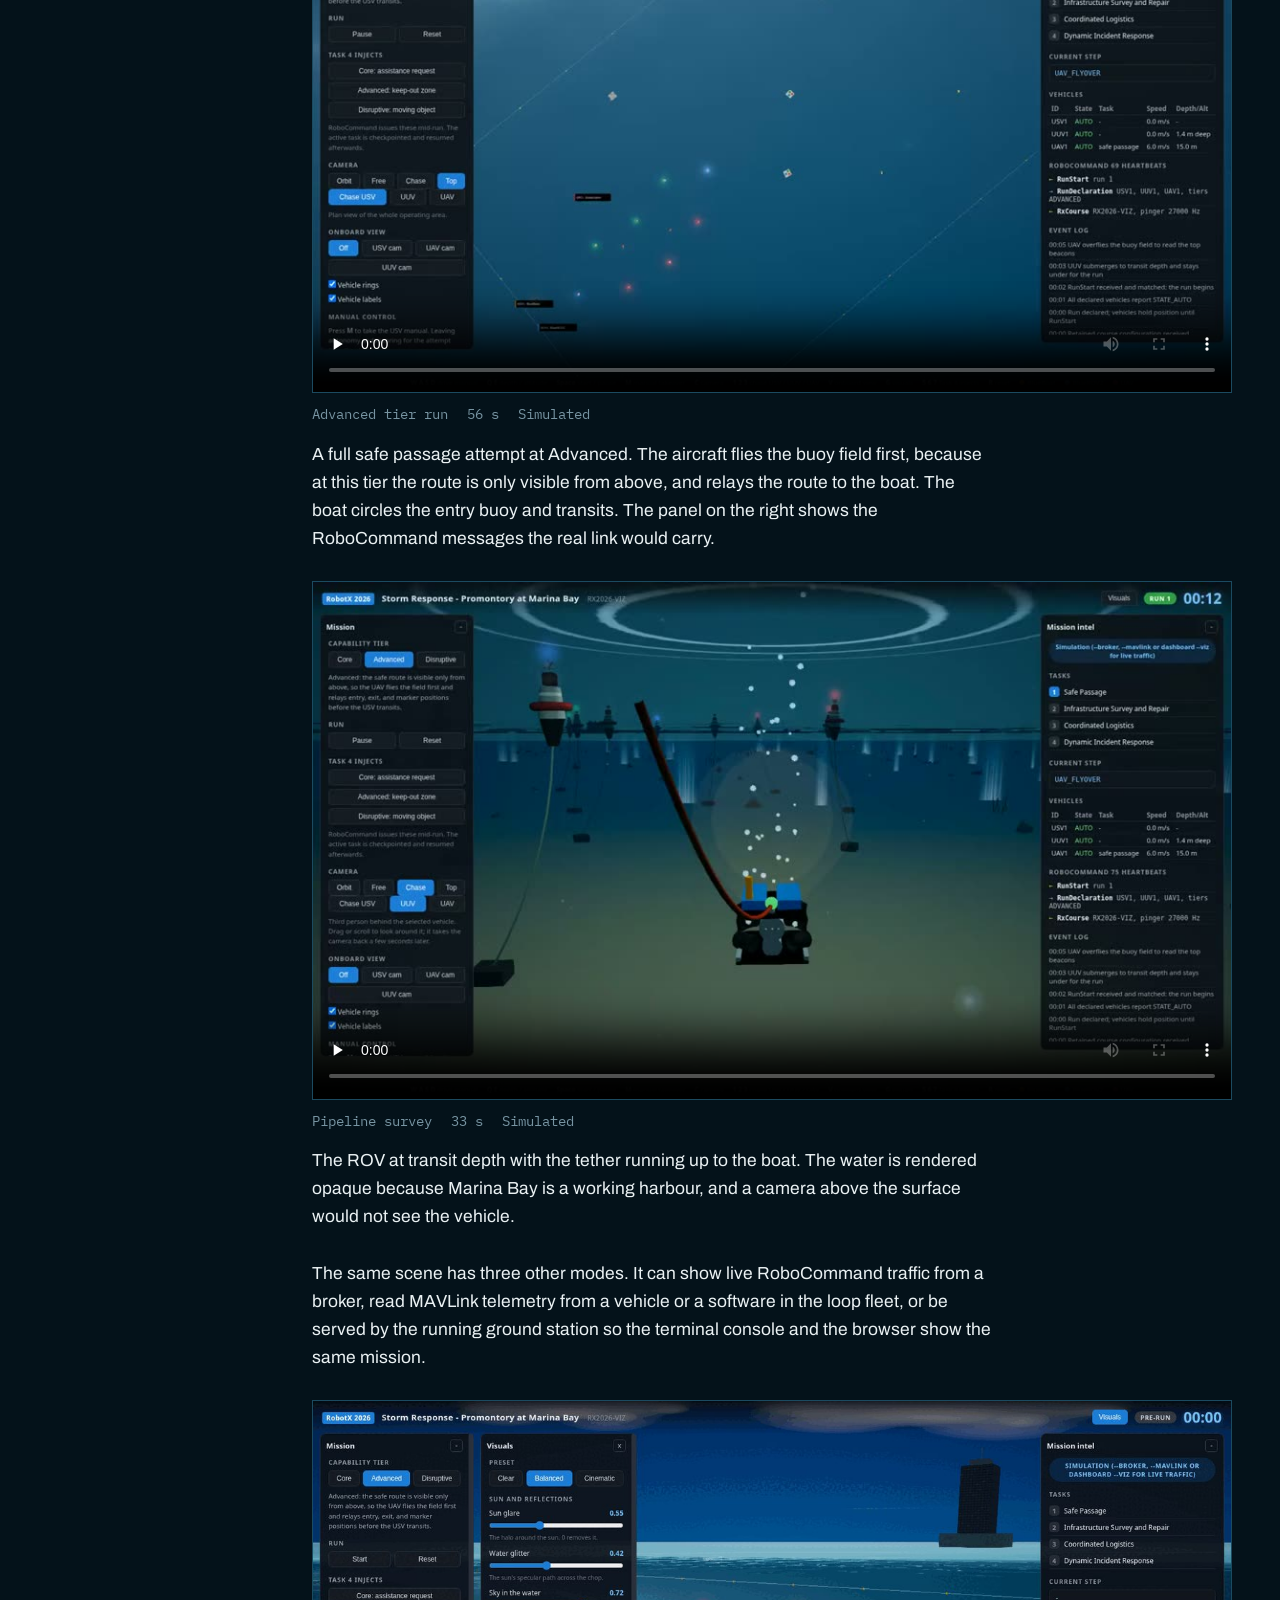
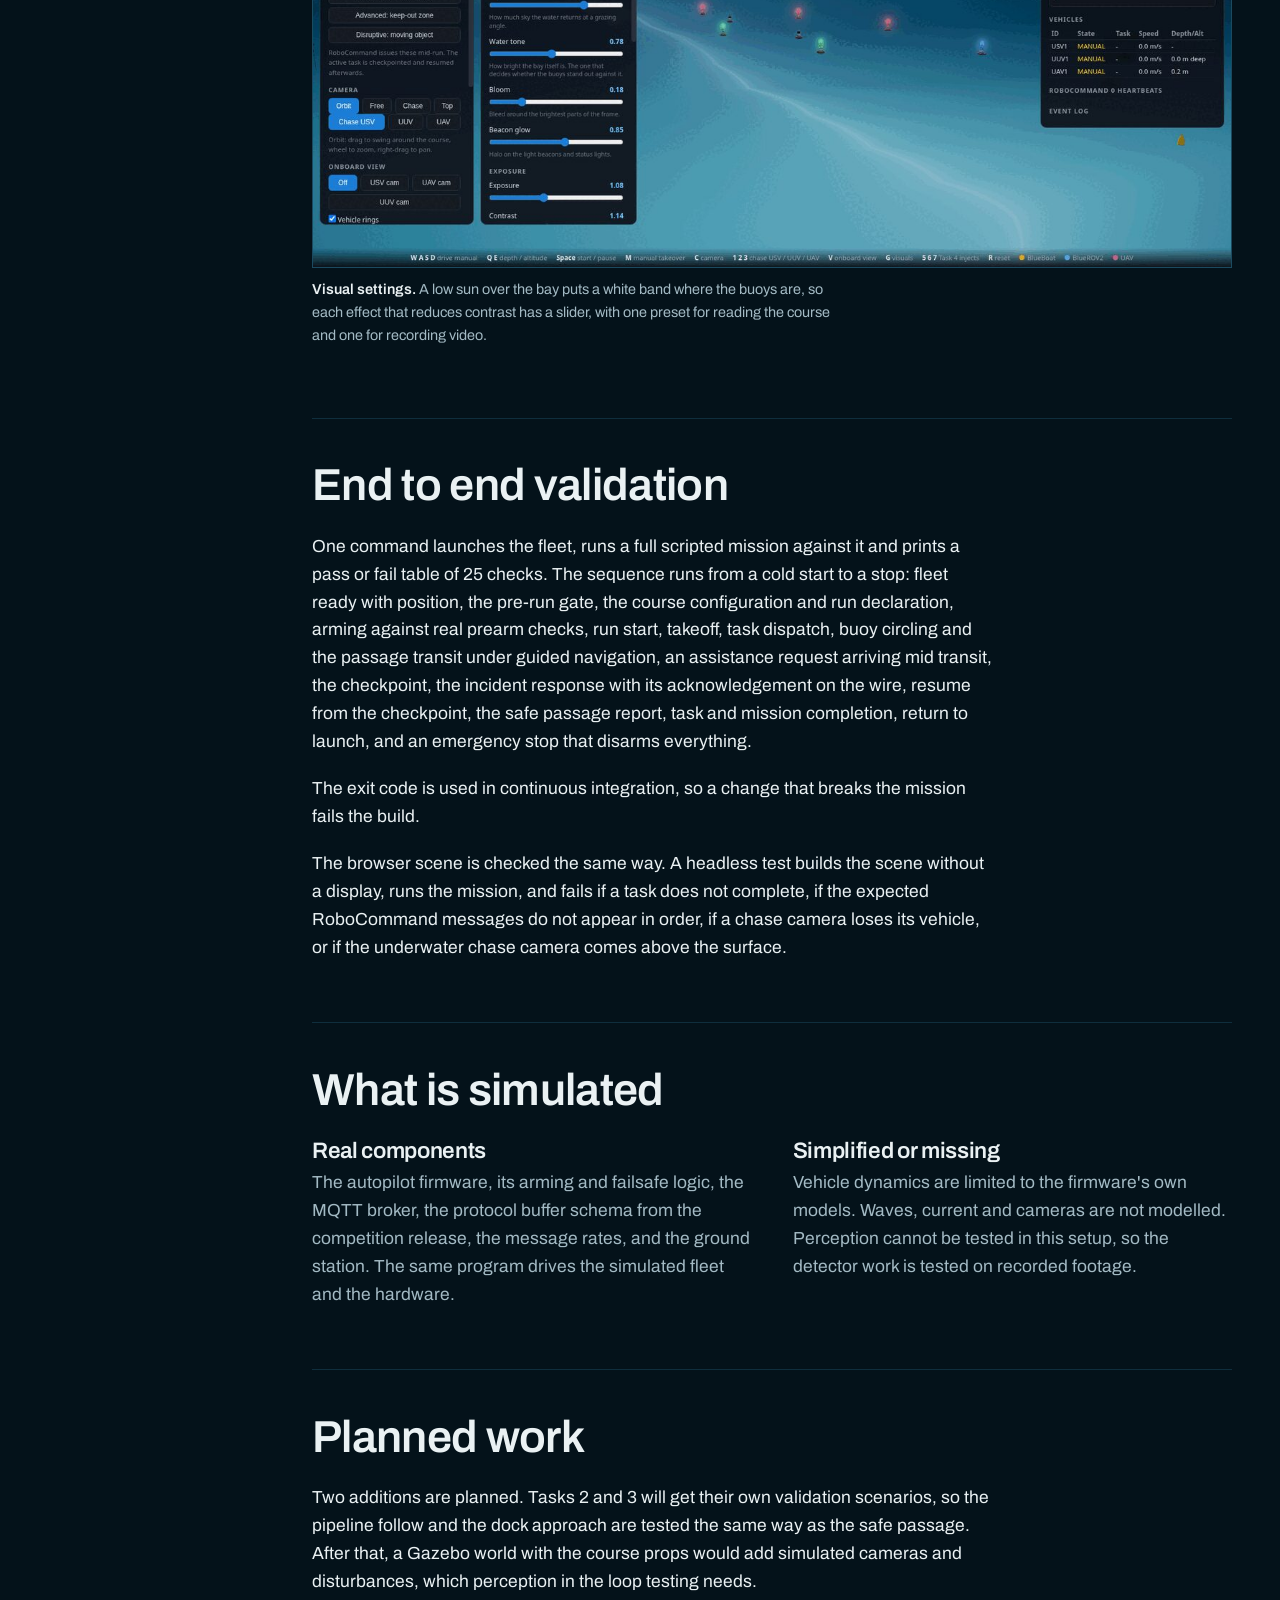
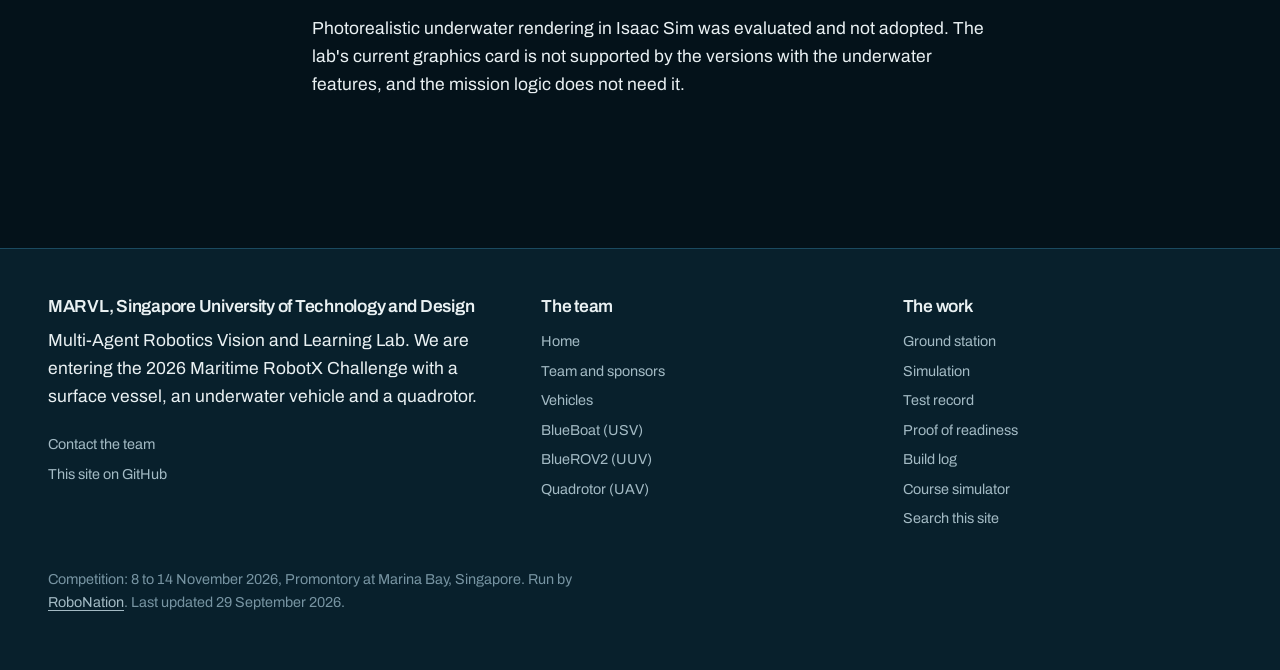
<file: simulation.html>
<!DOCTYPE html>
<html lang="en">
<head>
<meta charset="utf-8" />
<meta name="viewport" content="width=device-width, initial-scale=1" />
<title>Simulation | MARVL RobotX 2026</title>
<meta name="description" content="How the mission is tested in software: the autopilot firmware running software in the loop behind an emulated radio link, and a model of the Marina Bay course that runs in the browser." />
<meta property="og:title" content="Simulation | MARVL RobotX 2026" />
<meta property="og:description" content="How the mission is tested in software: the autopilot firmware running software in the loop behind an emulated radio link, and a model of the Marina Bay course that runs in the browser." />
<meta property="og:type" content="website" />
<meta property="og:image" content="assets/img/sim-course.jpg" />
<meta name="theme-color" content="#04121a" />
<link rel="icon" href="assets/img/favicon-32.png" sizes="32x32" type="image/png" />
<link rel="icon" href="assets/img/favicon.svg?v=2" type="image/svg+xml" />
<link rel="apple-touch-icon" href="assets/img/apple-touch-icon.png" />
<link rel="preconnect" href="https://fonts.googleapis.com" />
<link rel="preconnect" href="https://fonts.gstatic.com" crossorigin />
<link href="https://fonts.googleapis.com/css2?family=Archivo:wght@400;500;600;700&family=IBM+Plex+Mono:wght@400;500&display=swap" rel="stylesheet" />
<link rel="stylesheet" href="assets/css/site.css" />
</head>
<body>
<a class="skip" href="#main">Skip to content</a>
<header class="masthead">
  <div class="wrap masthead-in">
    <a class="brand" href="index.html"><b>MARVL</b> <span>Maritime RobotX 2026</span></a>
    <button class="nav-toggle" type="button" aria-expanded="false" aria-controls="site-nav">Menu</button>
    <nav class="site-nav" id="site-nav" aria-label="Main">
      <ul>
        <li><a href="team.html">Team</a></li>
        <li><a href="vehicles.html">Vehicles</a></li>
        <li><a href="autonomy.html">Autonomy</a></li>
        <li><a href="simulation.html" aria-current="page">Simulation</a></li>
        <li><a href="testing.html">Testing</a></li>
        <li><a href="readiness.html">Readiness</a></li>
        <li><a href="log.html">Build log</a></li>
      </ul>
    </nav>
    <button class="search-open" type="button" aria-haspopup="dialog">
      <svg width="15" height="15" viewBox="0 0 24 24" fill="none" stroke="currentColor" stroke-width="2" aria-hidden="true"><circle cx="11" cy="11" r="7"/><path d="m20 20-3.5-3.5"/></svg>
      <span>Search</span><kbd>Ctrl K</kbd>
    </button>
  </div>
</header>
<dialog class="search-dialog" id="search-dialog" aria-label="Search this site">
  <form role="search">
    <label class="skip" for="search-field">Search terms</label>
    <input id="search-field" type="search" placeholder="Search vehicles, tasks, tests, handbook sections" autocomplete="off" />
    <button type="button" onclick="this.closest('dialog').close()">Close</button>
  </form>
  <ul class="results"></ul>
</dialog>
<main id="main">
<div class="page-head">
  <div class="wrap">
      <h1>Simulation</h1>
      <p class="lede">The mission is run in software before it is run on hardware. The
autopilot firmware runs software in the loop behind an emulated radio link, and a model
of the Marina Bay course is built from the dimensions in the handbook.</p>
  </div>
</div>

<div class="wrap band">
  <div class="with-index">
  <nav class="soundings" aria-label="On this page">
    <h2>On this page</h2>
    <ol>
      <li><a href="#try">Course simulator</a></li>
      <li><a href="#layers">Simulation layers</a></li>
      <li><a href="#sitl">Software in the loop</a></li>
      <li><a href="#twin">Course model</a></li>
      <li><a href="#validation">End to end validation</a></li>
      <li><a href="#honest">What is simulated</a></li>
      <li><a href="#next">Planned work</a></li>
    </ol>
  </nav>

  <div>
    <section class="section" id="try">
      <h2>Course simulator</h2>
      <p>This is the scene the team rehearses with, running in the browser. It starts
      paused. Press start, then use the camera buttons to follow a vehicle, or trigger
      one of the Task 4 interruptions to see how the mission resumes.</p>
      <div class="sim-frame" data-sim="sim/" data-sim-title="RobotX 2026 course simulator">
        <img src="assets/img/sim-course.jpg" alt="The Marina Bay course in the simulator, with the buoy field lit and Marina Bay Sands behind it." width="1600" height="813" />
        <button class="sim-start" type="button">
          <span class="play" aria-hidden="true">&#9654;</span>
          <b>Start the course simulator</b>
          <span>Loads about 9 MB and needs WebGL.</span>
        </button>
      </div>
      <p class="video-meta"><a href="sim/">Open the simulator in its own tab</a></p>
      <p class="video-meta"><span>Controls</span><span>Space: start</span><span>C: camera</span><span>1 2 3: chase a vehicle</span><span>5 6 7: Task 4 interruptions</span><span>M: manual takeover</span></p>
    </section>

    <section class="section" id="layers">
      <h2>Simulation layers</h2>
      <p>There are four layers. Each one answers a different question, and each runs on a
      laptop.</p>
      <div class="table-scroll">
        <table>
          <caption>The four simulation layers.</caption>
          <thead><tr><th scope="col">Layer</th><th scope="col">Answers</th><th scope="col">Cost to run</th></tr></thead>
          <tbody>
            <tr><td>Python vehicle models</td><td>Does the mission logic work? Deterministic and instant, used by the test suite.</td><td class="num">seconds</td></tr>
            <tr><td>ArduPilot software in the loop</td><td>Does the real firmware accept what we send it? Prearm checks, filter convergence, mode changes, failsafes.</td><td class="num">2 s to boot the fleet</td></tr>
            <tr><td>HaLow link emulator</td><td>Does the mission still work over a radio link with packet loss and fades?</td><td class="num">in line with the above</td></tr>
            <tr><td>Course model in the browser</td><td>Does the plan work on the course layout, and can a judge or a teammate view it?</td><td class="num">a browser tab</td></tr>
          </tbody>
        </table>
      </div>
    </section>

    <section class="section" id="sitl">
      <h2>Software in the loop</h2>
      <p>Software in the loop runs the same firmware the vehicles run, compiled for the
      laptop: ArduRover with a motorboat model for the BlueBoat, ArduSub with a vectored
      model for the ROV, and Copter with a quad model for the aircraft. The arming checks,
      filter convergence, guided navigation and failsafes are the firmware's own.</p>
      <p>Between the firmware and the ground station is an emulator for the WiFi HaLow
      link. It adds fixed latency and jitter, random loss, a bandwidth cap and periodic
      outages.</p>
      <div class="table-scroll">
        <table>
          <caption>Link profiles.</caption>
          <thead><tr><th scope="col">Profile</th><th scope="col">Behaviour</th></tr></thead>
          <tbody>
            <tr><td class="num">perfect</td><td>No impairment. Used for tests that are not about the link.</td></tr>
            <tr><td class="num">halow_near</td><td>Short range, low latency, occasional loss.</td></tr>
            <tr><td class="num">halow_typical</td><td>The link expected on the course.</td></tr>
            <tr><td class="num">halow_fringe</td><td>60 ms of latency with 40 ms of jitter, 8 percent loss, 300 kbps, and a two second fade every 25 seconds.</td></tr>
          </tbody>
        </table>
      </div>
      <p>Under the fringe profile the health monitor escalates to an emergency stop on
      heartbeat loss, which is the intended behaviour. Testing under this profile is also
      why the adapter now requests only the telemetry it uses instead of ArduPilot's
      default stream set.</p>
    </section>

    <section class="section" id="twin">
      <h2>Course model</h2>
      <p>The course objects are built from the handbook's build specifications, in
      metres: ten buoys with side and top light beacons, the pair of survey buoys with
      their colour indicators and pingers, a five section pipeline on stands with five
      magnetic light nodes, three docking bays with their windows and indicators, two 2 m
      delivery platforms with 65 cm circles in the specified colours, and the launch pad.
      Marina Bay Sands, the ArtScience Museum, the Singapore Flyer and the Helix Bridge
      are included as landmarks, since they are what the operator sees from the course.</p>
      <div class="video-block">
        <video controls preload="none" poster="assets/img/sim-mission-poster.jpg">
          <source src="assets/video/sim-mission.mp4" type="video/mp4" />
          Your browser cannot play this video. <a href="assets/video/sim-mission.mp4">Download it instead</a>.
        </video>
        <p class="video-meta"><span>Advanced tier run</span><span>56 s</span><span>Simulated</span></p>
        <p>A full safe passage attempt at Advanced. The aircraft flies the buoy field
        first, because at this tier the route is only visible from above, and relays the
        route to the boat. The boat circles the entry buoy and transits. The panel on the
        right shows the RoboCommand messages the real link would carry.</p>
      </div>
      <div class="video-block">
        <video controls preload="none" poster="assets/img/sim-pipeline-poster.jpg">
          <source src="assets/video/sim-pipeline.mp4" type="video/mp4" />
          Your browser cannot play this video. <a href="assets/video/sim-pipeline.mp4">Download it instead</a>.
        </video>
        <p class="video-meta"><span>Pipeline survey</span><span>33 s</span><span>Simulated</span></p>
        <p>The ROV at transit depth with the tether running up to the boat. The water is
        rendered opaque because Marina Bay is a working harbour, and a camera above the
        surface would not see the vehicle.</p>
      </div>
      <p>The same scene has three other modes. It can show live RoboCommand traffic from
      a broker, read MAVLink telemetry from a vehicle or a software in the loop fleet, or
      be served by the running ground station so the terminal console and the browser
      show the same mission.</p>
      <figure>
        <img src="assets/img/sim-visuals.jpg" alt="The simulator with the visual settings panel open, showing sliders for glare, glitter and water tone." loading="lazy" width="1280" height="650" />
        <figcaption><b>Visual settings.</b> A low sun over the bay puts a white band
        where the buoys are, so each effect that reduces contrast has a slider, with one
        preset for reading the course and one for recording video.</figcaption>
      </figure>
    </section>

    <section class="section" id="validation">
      <h2>End to end validation</h2>
      <p>One command launches the fleet, runs a full scripted mission against it and
      prints a pass or fail table of 25 checks. The sequence runs from a cold start to a
      stop: fleet ready with position, the pre-run gate, the course configuration and
      run declaration, arming against real prearm checks, run start, takeoff, task
      dispatch, buoy circling and the passage transit under guided navigation, an
      assistance request arriving mid transit, the checkpoint, the incident response with
      its acknowledgement on the wire, resume from the checkpoint, the safe passage
      report, task and mission completion, return to launch, and an emergency stop that
      disarms everything.</p>
      <p>The exit code is used in continuous integration, so a change that breaks the
      mission fails the build.</p>
      <p>The browser scene is checked the same way. A headless test builds the scene
      without a display, runs the mission, and fails if a task does not complete, if the
      expected RoboCommand messages do not appear in order, if a chase camera loses its
      vehicle, or if the underwater chase camera comes above the surface.</p>
    </section>

    <section class="section" id="honest">
      <h2>What is simulated</h2>
      <div class="cols">
        <div>
          <h3>Real components</h3>
          <p>The autopilot firmware, its arming and failsafe logic, the MQTT broker, the
          protocol buffer schema from the competition release, the message rates, and the
          ground station. The same program drives the simulated fleet and the hardware.</p>
        </div>
        <div>
          <h3>Simplified or missing</h3>
          <p>Vehicle dynamics are limited to the firmware's own models. Waves, current and
          cameras are not modelled. Perception cannot be tested in this setup, so the
          detector work is tested on recorded footage.</p>
        </div>
      </div>
    </section>

    <section class="section" id="next">
      <h2>Planned work</h2>
      <p>Two additions are planned. Tasks 2 and 3 will get their own validation
      scenarios, so the pipeline follow and the dock approach are tested the same way as
      the safe passage. After that, a Gazebo world with the course props would add
      simulated cameras and disturbances, which perception in the loop testing needs.</p>
      <p>Photorealistic underwater rendering in Isaac Sim was evaluated and not adopted.
      The lab's current graphics card is not supported by the versions with the
      underwater features, and the mission logic does not need it.</p>
    </section>
  </div>
  </div>
</div>
</main>
<footer class="site-foot">
  <div class="wrap foot-grid">
    <div>
      <h2>MARVL, Singapore University of Technology and Design</h2>
      <p>Multi-Agent Robotics Vision and Learning Lab. We are entering the 2026
      Maritime RobotX Challenge with a surface vessel, an underwater vehicle and
      a quadrotor.</p>
      <ul>
        <li><a href="team.html#contact">Contact the team</a></li>
        <li><a href="https://github.com/MARVL-Research-Lab/robotx2026">This site on GitHub</a></li>
      </ul>
    </div>
    <div>
      <h2>The team</h2>
      <ul>
        <li><a href="index.html">Home</a></li>
        <li><a href="team.html">Team and sponsors</a></li>
        <li><a href="vehicles.html">Vehicles</a></li>
        <li><a href="usv.html">BlueBoat (USV)</a></li>
        <li><a href="uuv.html">BlueROV2 (UUV)</a></li>
        <li><a href="uav.html">Quadrotor (UAV)</a></li>
      </ul>
    </div>
    <div>
      <h2>The work</h2>
      <ul>
        <li><a href="autonomy.html">Ground station</a></li>
        <li><a href="simulation.html">Simulation</a></li>
        <li><a href="testing.html">Test record</a></li>
        <li><a href="readiness.html">Proof of readiness</a></li>
        <li><a href="log.html">Build log</a></li>
        <li><a href="sim/">Course simulator</a></li>
        <li><a href="search.html">Search this site</a></li>
      </ul>
    </div>
  </div>
  <div class="wrap">
    <p class="fine">Competition: 8 to 14 November 2026, Promontory at Marina Bay, Singapore.
    Run by <a href="https://robotx.org">RoboNation</a>. Last updated 29 September 2026.</p>
  </div>
</footer>
<script src="assets/js/site.js"></script>
</body>
</html>
</file>
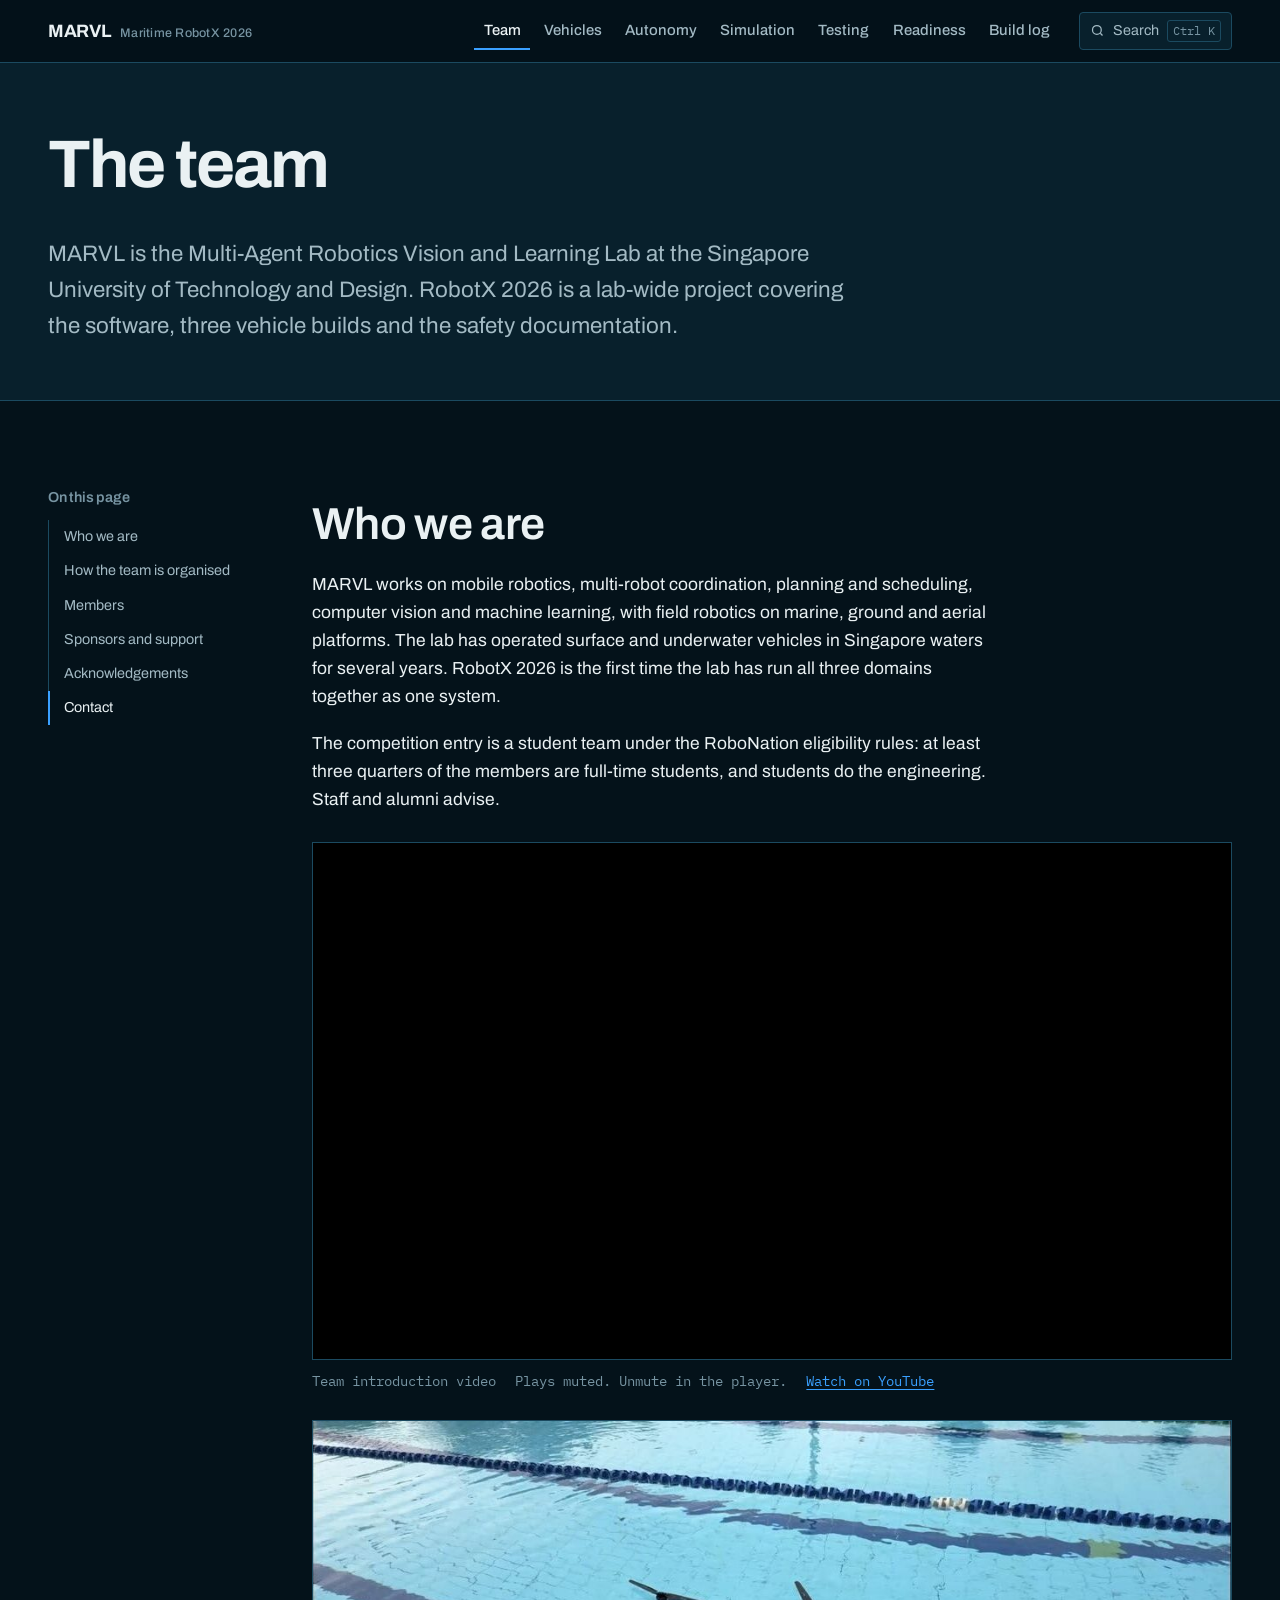
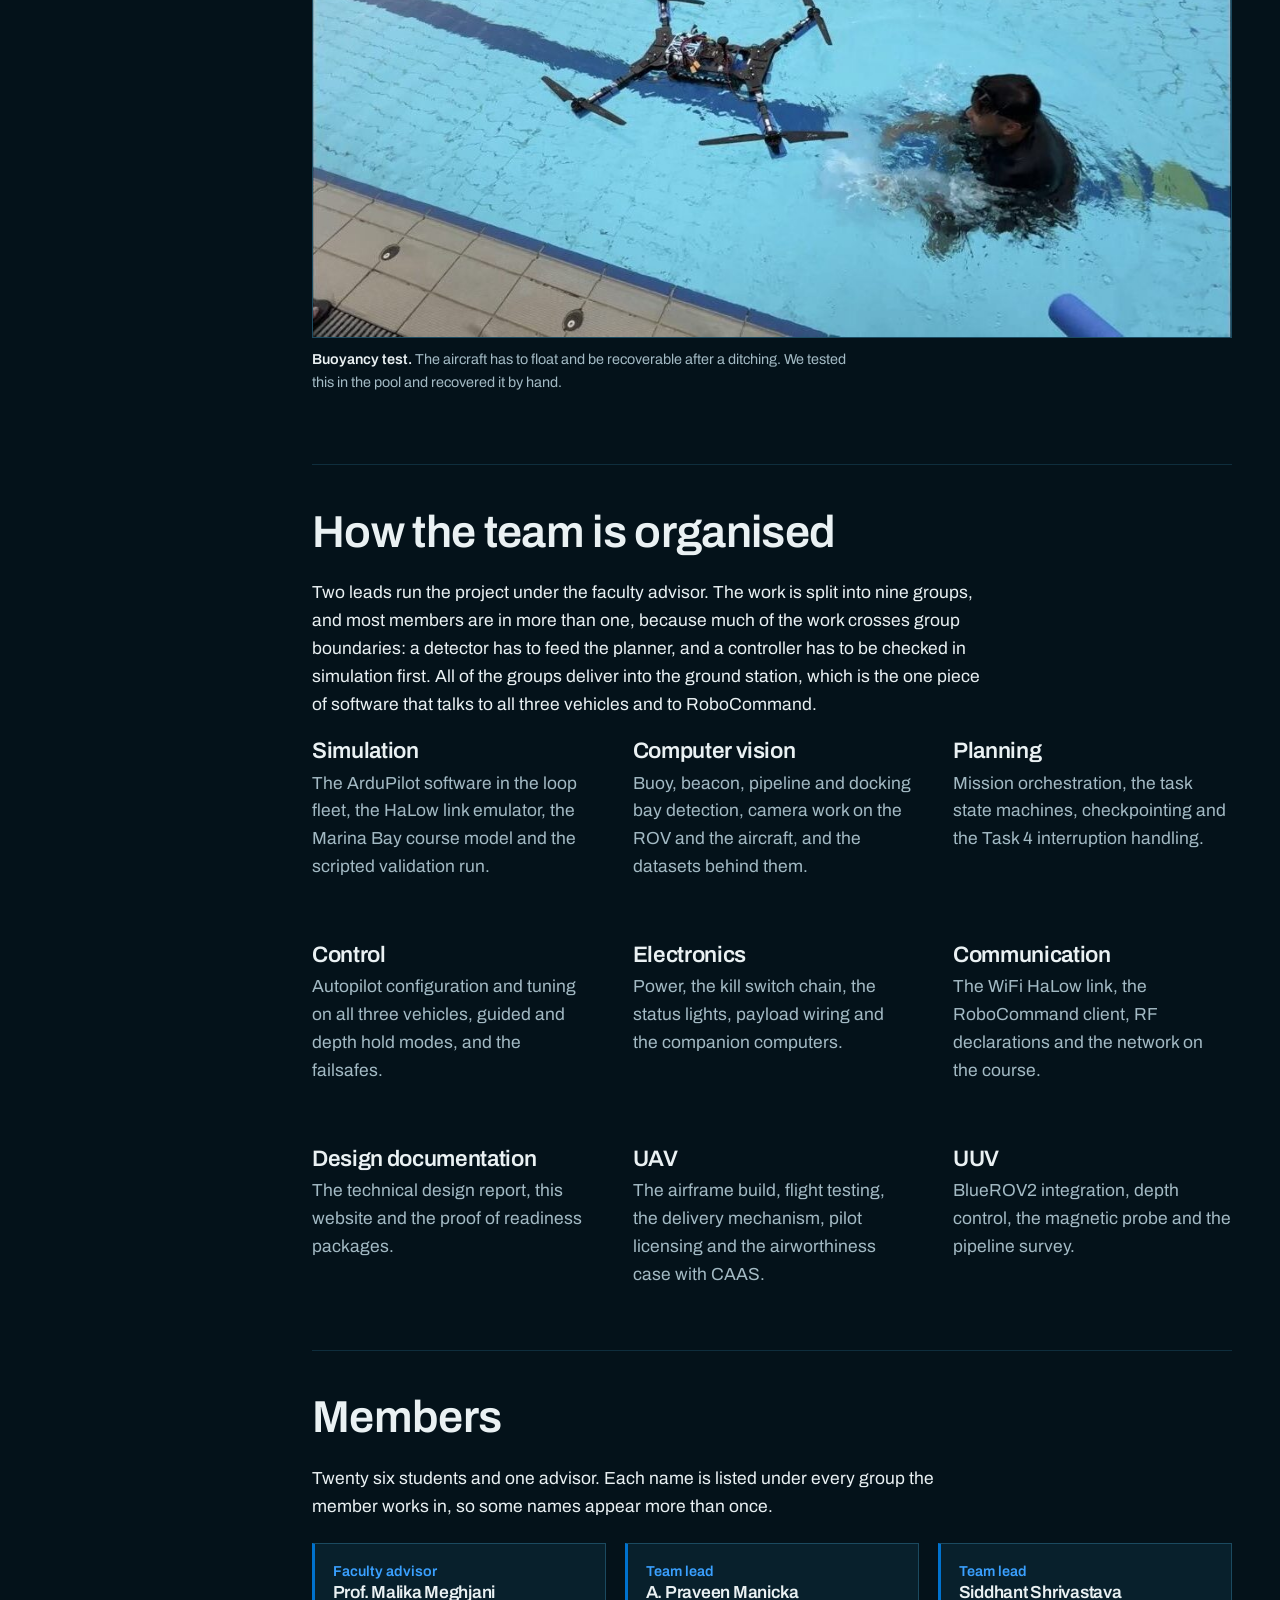
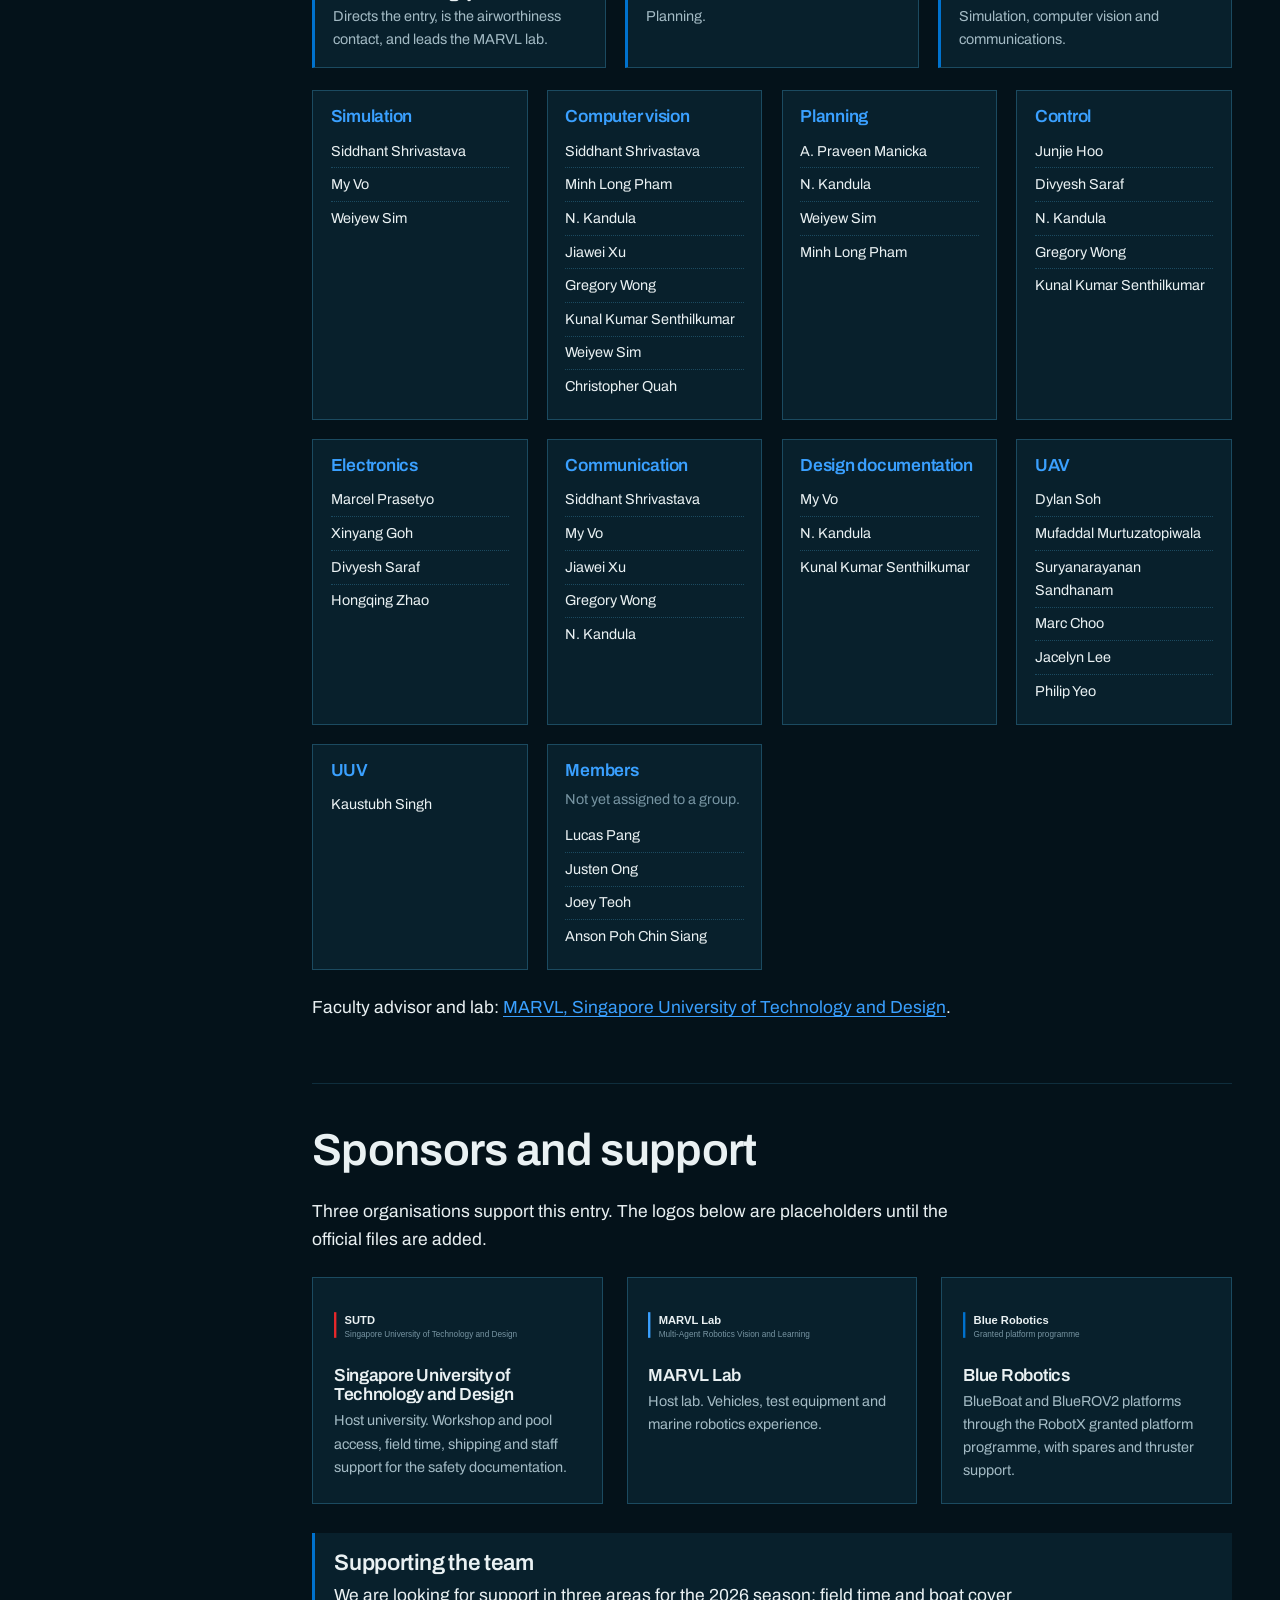
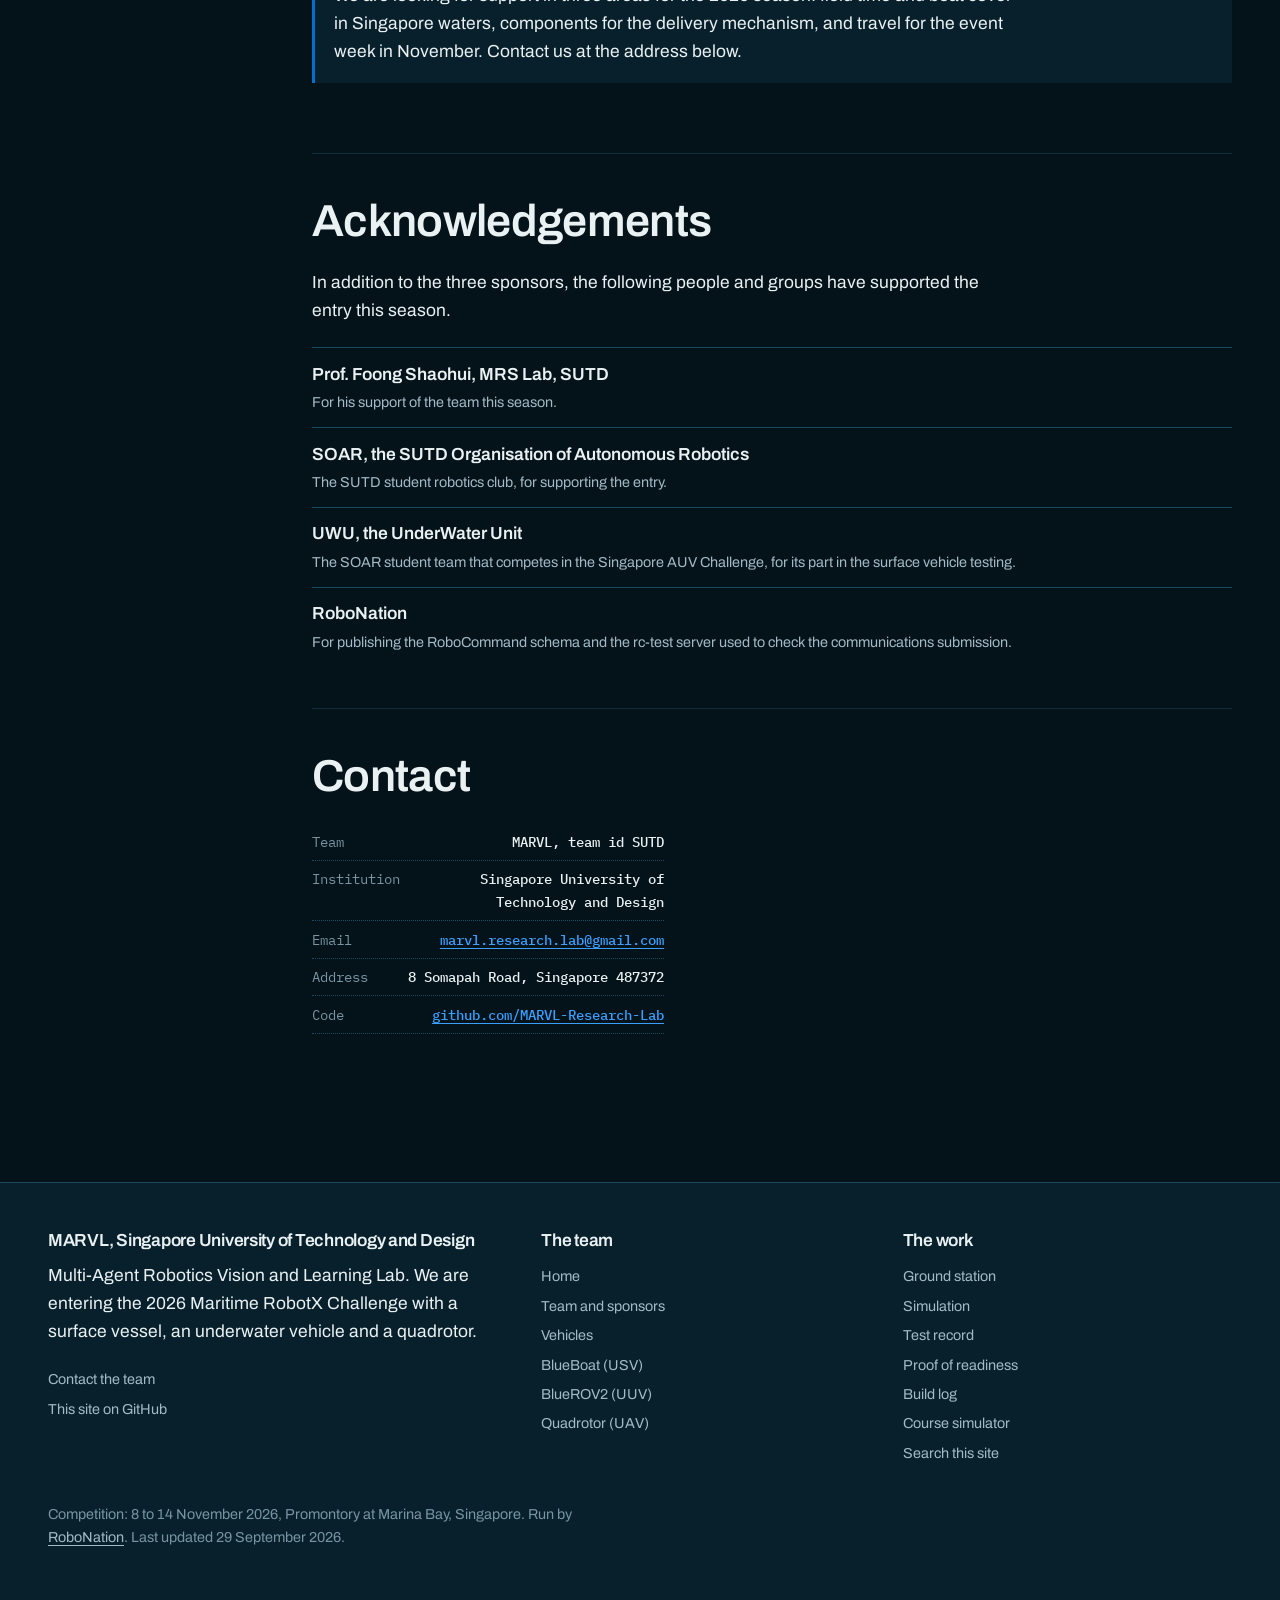
<file: team.html>
<!DOCTYPE html>
<html lang="en">
<head>
<meta charset="utf-8" />
<meta name="viewport" content="width=device-width, initial-scale=1" />
<title>The team | MARVL RobotX 2026</title>
<meta name="description" content="Who we are, the team introduction video, the members of every group, and the sponsors and acknowledgements behind the 2026 entry." />
<meta property="og:title" content="The team | MARVL RobotX 2026" />
<meta property="og:description" content="Who we are, the team introduction video, the members of every group, and the sponsors and acknowledgements behind the 2026 entry." />
<meta property="og:type" content="website" />
<meta property="og:image" content="assets/img/sim-course.jpg" />
<meta name="theme-color" content="#04121a" />
<link rel="icon" href="assets/img/favicon-32.png" sizes="32x32" type="image/png" />
<link rel="icon" href="assets/img/favicon.svg?v=2" type="image/svg+xml" />
<link rel="apple-touch-icon" href="assets/img/apple-touch-icon.png" />
<link rel="preconnect" href="https://fonts.googleapis.com" />
<link rel="preconnect" href="https://fonts.gstatic.com" crossorigin />
<link href="https://fonts.googleapis.com/css2?family=Archivo:wght@400;500;600;700&family=IBM+Plex+Mono:wght@400;500&display=swap" rel="stylesheet" />
<link rel="stylesheet" href="assets/css/site.css" />
</head>
<body>
<a class="skip" href="#main">Skip to content</a>
<header class="masthead">
  <div class="wrap masthead-in">
    <a class="brand" href="index.html"><b>MARVL</b> <span>Maritime RobotX 2026</span></a>
    <button class="nav-toggle" type="button" aria-expanded="false" aria-controls="site-nav">Menu</button>
    <nav class="site-nav" id="site-nav" aria-label="Main">
      <ul>
        <li><a href="team.html" aria-current="page">Team</a></li>
        <li><a href="vehicles.html">Vehicles</a></li>
        <li><a href="autonomy.html">Autonomy</a></li>
        <li><a href="simulation.html">Simulation</a></li>
        <li><a href="testing.html">Testing</a></li>
        <li><a href="readiness.html">Readiness</a></li>
        <li><a href="log.html">Build log</a></li>
      </ul>
    </nav>
    <button class="search-open" type="button" aria-haspopup="dialog">
      <svg width="15" height="15" viewBox="0 0 24 24" fill="none" stroke="currentColor" stroke-width="2" aria-hidden="true"><circle cx="11" cy="11" r="7"/><path d="m20 20-3.5-3.5"/></svg>
      <span>Search</span><kbd>Ctrl K</kbd>
    </button>
  </div>
</header>
<dialog class="search-dialog" id="search-dialog" aria-label="Search this site">
  <form role="search">
    <label class="skip" for="search-field">Search terms</label>
    <input id="search-field" type="search" placeholder="Search vehicles, tasks, tests, handbook sections" autocomplete="off" />
    <button type="button" onclick="this.closest('dialog').close()">Close</button>
  </form>
  <ul class="results"></ul>
</dialog>
<main id="main">
<div class="page-head">
  <div class="wrap">
      <h1>The team</h1>
      <p class="lede">MARVL is the Multi-Agent Robotics Vision and
Learning Lab at the Singapore University of Technology and Design. RobotX 2026 is a
lab-wide project covering the software, three vehicle builds and the safety
documentation.</p>
  </div>
</div>

<div class="wrap band">
  <div class="with-index">
  <nav class="soundings" aria-label="On this page">
    <h2>On this page</h2>
    <ol>
      <li><a href="#who">Who we are</a></li>
      <li><a href="#structure">How the team is organised</a></li>
      <li><a href="#roster">Members</a></li>
      <li><a href="#sponsors">Sponsors and support</a></li>
      <li><a href="#acknowledgements">Acknowledgements</a></li>
      <li><a href="#contact">Contact</a></li>
    </ol>
  </nav>

  <div>
    <section class="section" id="who">
      <h2>Who we are</h2>
      <p>MARVL works on mobile robotics, multi-robot coordination, planning and
      scheduling, computer vision and machine learning, with field robotics on marine,
      ground and aerial platforms. The lab has operated surface and underwater vehicles
      in Singapore waters for several years. RobotX 2026 is the first time the lab has
      run all three domains together as one system.</p>
      <p>The competition entry is a student team under the RoboNation eligibility rules:
      at least three quarters of the members are full-time students, and students do the
      engineering. Staff and alumni advise.</p>
      <div class="video-embed">
        <iframe src="https://www.youtube-nocookie.com/embed/UOy6zErhNPo?autoplay=1&amp;mute=1&amp;loop=1&amp;playlist=UOy6zErhNPo&amp;rel=0&amp;modestbranding=1" title="Team MARVL introduction video, Maritime RobotX 2026" loading="lazy" allow="autoplay; encrypted-media; picture-in-picture; fullscreen" allowfullscreen referrerpolicy="strict-origin-when-cross-origin" data-autoplay></iframe>
      </div>
      <p class="video-meta"><span>Team introduction video</span><span>Plays muted. Unmute in the player.</span><span><a href="https://youtu.be/UOy6zErhNPo">Watch on YouTube</a></span></p>
      <figure>
        <img src="assets/img/uav-pool-float.jpg" alt="A team member in a swimming pool beside the quadrotor floating upright on its foam." loading="lazy" width="1050" height="590" />
        <figcaption><b>Buoyancy test.</b> The aircraft has to float and be recoverable
        after a ditching. We tested this in the pool and recovered it by hand.</figcaption>
      </figure>
    </section>

    <section class="section" id="structure">
      <h2>How the team is organised</h2>
      <p>Two leads run the project under the faculty advisor. The work is split into
      nine groups, and most members are in more than one, because much of the work
      crosses group boundaries: a detector has to feed the planner, and a controller
      has to be checked in simulation first. All of the groups deliver into the ground
      station, which is the one piece of software that talks to all three vehicles and
      to RoboCommand.</p>
      <div class="cols">
        <div>
          <h3>Simulation</h3>
          <p>The ArduPilot software in the loop fleet, the HaLow link emulator, the
          Marina Bay course model and the scripted validation run.</p>
        </div>
        <div>
          <h3>Computer vision</h3>
          <p>Buoy, beacon, pipeline and docking bay detection, camera work on the ROV
          and the aircraft, and the datasets behind them.</p>
        </div>
        <div>
          <h3>Planning</h3>
          <p>Mission orchestration, the task state machines, checkpointing and the
          Task 4 interruption handling.</p>
        </div>
        <div>
          <h3>Control</h3>
          <p>Autopilot configuration and tuning on all three vehicles, guided and
          depth hold modes, and the failsafes.</p>
        </div>
        <div>
          <h3>Electronics</h3>
          <p>Power, the kill switch chain, the status lights, payload wiring and the
          companion computers.</p>
        </div>
        <div>
          <h3>Communication</h3>
          <p>The WiFi HaLow link, the RoboCommand client, RF declarations and the
          network on the course.</p>
        </div>
        <div>
          <h3>Design documentation</h3>
          <p>The technical design report, this website and the proof of readiness
          packages.</p>
        </div>
        <div>
          <h3>UAV</h3>
          <p>The airframe build, flight testing, the delivery mechanism, pilot
          licensing and the airworthiness case with CAAS.</p>
        </div>
        <div>
          <h3>UUV</h3>
          <p>BlueROV2 integration, depth control, the magnetic probe and the pipeline
          survey.</p>
        </div>
      </div>
    </section>

    <section class="section" id="roster">
      <h2>Members</h2>
      <p>Twenty six students and one advisor. Each name is listed under every group
      the member works in, so some names appear more than once.</p>
      <div class="roster roster-heads">
        <div class="member member-lead">
          <p class="role">Faculty advisor</p>
          <h4>Prof. Malika Meghjani</h4>
          <p>Directs the entry, is the airworthiness contact, and leads the MARVL
          lab.</p>
        </div>
        <div class="member member-lead">
          <p class="role">Team lead</p>
          <h4>A. Praveen Manicka</h4>
          <p>Planning.</p>
        </div>
        <div class="member member-lead">
          <p class="role">Team lead</p>
          <h4>Siddhant Shrivastava</h4>
          <p>Simulation, computer vision and communications.</p>
        </div>
      </div>
      <div class="crew-grid">
        <div class="crew">
          <h3>Simulation</h3>
          <ul>
            <li>Siddhant Shrivastava</li>
            <li>My Vo</li>
            <li>Weiyew Sim</li>
          </ul>
        </div>
        <div class="crew">
          <h3>Computer vision</h3>
          <ul>
            <li>Siddhant Shrivastava</li>
            <li>Minh Long Pham</li>
            <li>N. Kandula</li>
            <li>Jiawei Xu</li>
            <li>Gregory Wong</li>
            <li>Kunal Kumar Senthilkumar</li>
            <li>Weiyew Sim</li>
            <li>Christopher Quah</li>
          </ul>
        </div>
        <div class="crew">
          <h3>Planning</h3>
          <ul>
            <li>A. Praveen Manicka</li>
            <li>N. Kandula</li>
            <li>Weiyew Sim</li>
            <li>Minh Long Pham</li>
          </ul>
        </div>
        <div class="crew">
          <h3>Control</h3>
          <ul>
            <li>Junjie Hoo</li>
            <li>Divyesh Saraf</li>
            <li>N. Kandula</li>
            <li>Gregory Wong</li>
            <li>Kunal Kumar Senthilkumar</li>
          </ul>
        </div>
        <div class="crew">
          <h3>Electronics</h3>
          <ul>
            <li>Marcel Prasetyo</li>
            <li>Xinyang Goh</li>
            <li>Divyesh Saraf</li>
            <li>Hongqing Zhao</li>
          </ul>
        </div>
        <div class="crew">
          <h3>Communication</h3>
          <ul>
            <li>Siddhant Shrivastava</li>
            <li>My Vo</li>
            <li>Jiawei Xu</li>
            <li>Gregory Wong</li>
            <li>N. Kandula</li>
          </ul>
        </div>
        <div class="crew">
          <h3>Design documentation</h3>
          <ul>
            <li>My Vo</li>
            <li>N. Kandula</li>
            <li>Kunal Kumar Senthilkumar</li>
          </ul>
        </div>
        <div class="crew">
          <h3>UAV</h3>
          <ul>
            <li>Dylan Soh</li>
            <li>Mufaddal Murtuzatopiwala</li>
            <li>Suryanarayanan Sandhanam</li>
            <li>Marc Choo</li>
            <li>Jacelyn Lee</li>
            <li>Philip Yeo</li>
          </ul>
        </div>
        <div class="crew">
          <h3>UUV</h3>
          <ul>
            <li>Kaustubh Singh</li>
          </ul>
        </div>
        <div class="crew">
          <h3>Members</h3>
          <p class="crew-note">Not yet assigned to a group.</p>
          <ul>
            <li>Lucas Pang</li>
            <li>Justen Ong</li>
            <li>Joey Teoh</li>
            <li>Anson Poh Chin Siang</li>
          </ul>
        </div>
      </div>
      <p style="margin-top:1.5rem">Faculty advisor and lab: <a href="https://www.malikameghjani.com/">MARVL,
      Singapore University of Technology and Design</a>.</p>
    </section>

    <section class="section" id="sponsors">
      <h2>Sponsors and support</h2>
      <p>Three organisations support this entry. The logos below are placeholders until
      the official files are added.</p>
      <div class="sponsors">
        <div class="sponsor">
          <div class="mark"><img src="assets/img/logo-sutd.svg" alt="Singapore University of Technology and Design" /></div>
          <h3>Singapore University of Technology and Design</h3>
          <p>Host university. Workshop and pool access, field time, shipping and staff
          support for the safety documentation.</p>
        </div>
        <div class="sponsor">
          <div class="mark"><img src="assets/img/logo-marvl.svg" alt="MARVL, Multi-Agent Robotics Vision and Learning Lab" /></div>
          <h3>MARVL Lab</h3>
          <p>Host lab. Vehicles, test equipment and marine robotics experience.</p>
        </div>
        <div class="sponsor">
          <div class="mark"><img src="assets/img/logo-blue-robotics.svg" alt="Blue Robotics" /></div>
          <h3>Blue Robotics</h3>
          <p>BlueBoat and BlueROV2 platforms through the RobotX granted platform
          programme, with spares and thruster support.</p>
        </div>
      </div>
      <div class="note">
        <h3>Supporting the team</h3>
        <p>We are looking for support in three areas for the 2026 season: field time and
        boat cover in Singapore waters, components for the delivery mechanism, and travel
        for the event week in November. Contact us at the address below.</p>
      </div>
    </section>

    <section class="section" id="acknowledgements">
      <h2>Acknowledgements</h2>
      <p>In addition to the three sponsors, the following people and groups have
      supported the entry this season.</p>
      <ul class="linklist ack-list">
        <li><b>Prof. Foong Shaohui, MRS Lab, SUTD</b><span>For his support of the team
        this season.</span></li>
        <li><b>SOAR, the SUTD Organisation of Autonomous Robotics</b><span>The SUTD student
        robotics club, for supporting the entry.</span></li>
        <li><b>UWU, the UnderWater Unit</b><span>The SOAR student team that competes in the
        Singapore AUV Challenge, for its part in the surface vehicle testing.</span></li>
        <li><b>RoboNation</b><span>For publishing the RoboCommand schema and the rc-test
        server used to check the communications submission.</span></li>
      </ul>
    </section>

    <section class="section" id="contact">
      <h2>Contact</h2>
      <ul class="readout">
        <li><span>Team</span><b>MARVL, team id SUTD</b></li>
        <li><span>Institution</span><b>Singapore University of Technology and Design</b></li>
        <li><span>Email</span><b><a href="mailto:marvl.research.lab@gmail.com">marvl.research.lab@gmail.com</a></b></li>
        <li><span>Address</span><b>8 Somapah Road, Singapore 487372</b></li>
        <li><span>Code</span><b><a href="https://github.com/MARVL-Research-Lab/robotx2026">github.com/MARVL-Research-Lab</a></b></li>
      </ul>
    </section>
  </div>
  </div>
</div>
</main>
<footer class="site-foot">
  <div class="wrap foot-grid">
    <div>
      <h2>MARVL, Singapore University of Technology and Design</h2>
      <p>Multi-Agent Robotics Vision and Learning Lab. We are entering the 2026
      Maritime RobotX Challenge with a surface vessel, an underwater vehicle and
      a quadrotor.</p>
      <ul>
        <li><a href="team.html#contact">Contact the team</a></li>
        <li><a href="https://github.com/MARVL-Research-Lab/robotx2026">This site on GitHub</a></li>
      </ul>
    </div>
    <div>
      <h2>The team</h2>
      <ul>
        <li><a href="index.html">Home</a></li>
        <li><a href="team.html">Team and sponsors</a></li>
        <li><a href="vehicles.html">Vehicles</a></li>
        <li><a href="usv.html">BlueBoat (USV)</a></li>
        <li><a href="uuv.html">BlueROV2 (UUV)</a></li>
        <li><a href="uav.html">Quadrotor (UAV)</a></li>
      </ul>
    </div>
    <div>
      <h2>The work</h2>
      <ul>
        <li><a href="autonomy.html">Ground station</a></li>
        <li><a href="simulation.html">Simulation</a></li>
        <li><a href="testing.html">Test record</a></li>
        <li><a href="readiness.html">Proof of readiness</a></li>
        <li><a href="log.html">Build log</a></li>
        <li><a href="sim/">Course simulator</a></li>
        <li><a href="search.html">Search this site</a></li>
      </ul>
    </div>
  </div>
  <div class="wrap">
    <p class="fine">Competition: 8 to 14 November 2026, Promontory at Marina Bay, Singapore.
    Run by <a href="https://robotx.org">RoboNation</a>. Last updated 29 September 2026.</p>
  </div>
</footer>
<script src="assets/js/site.js"></script>
</body>
</html>
</file>
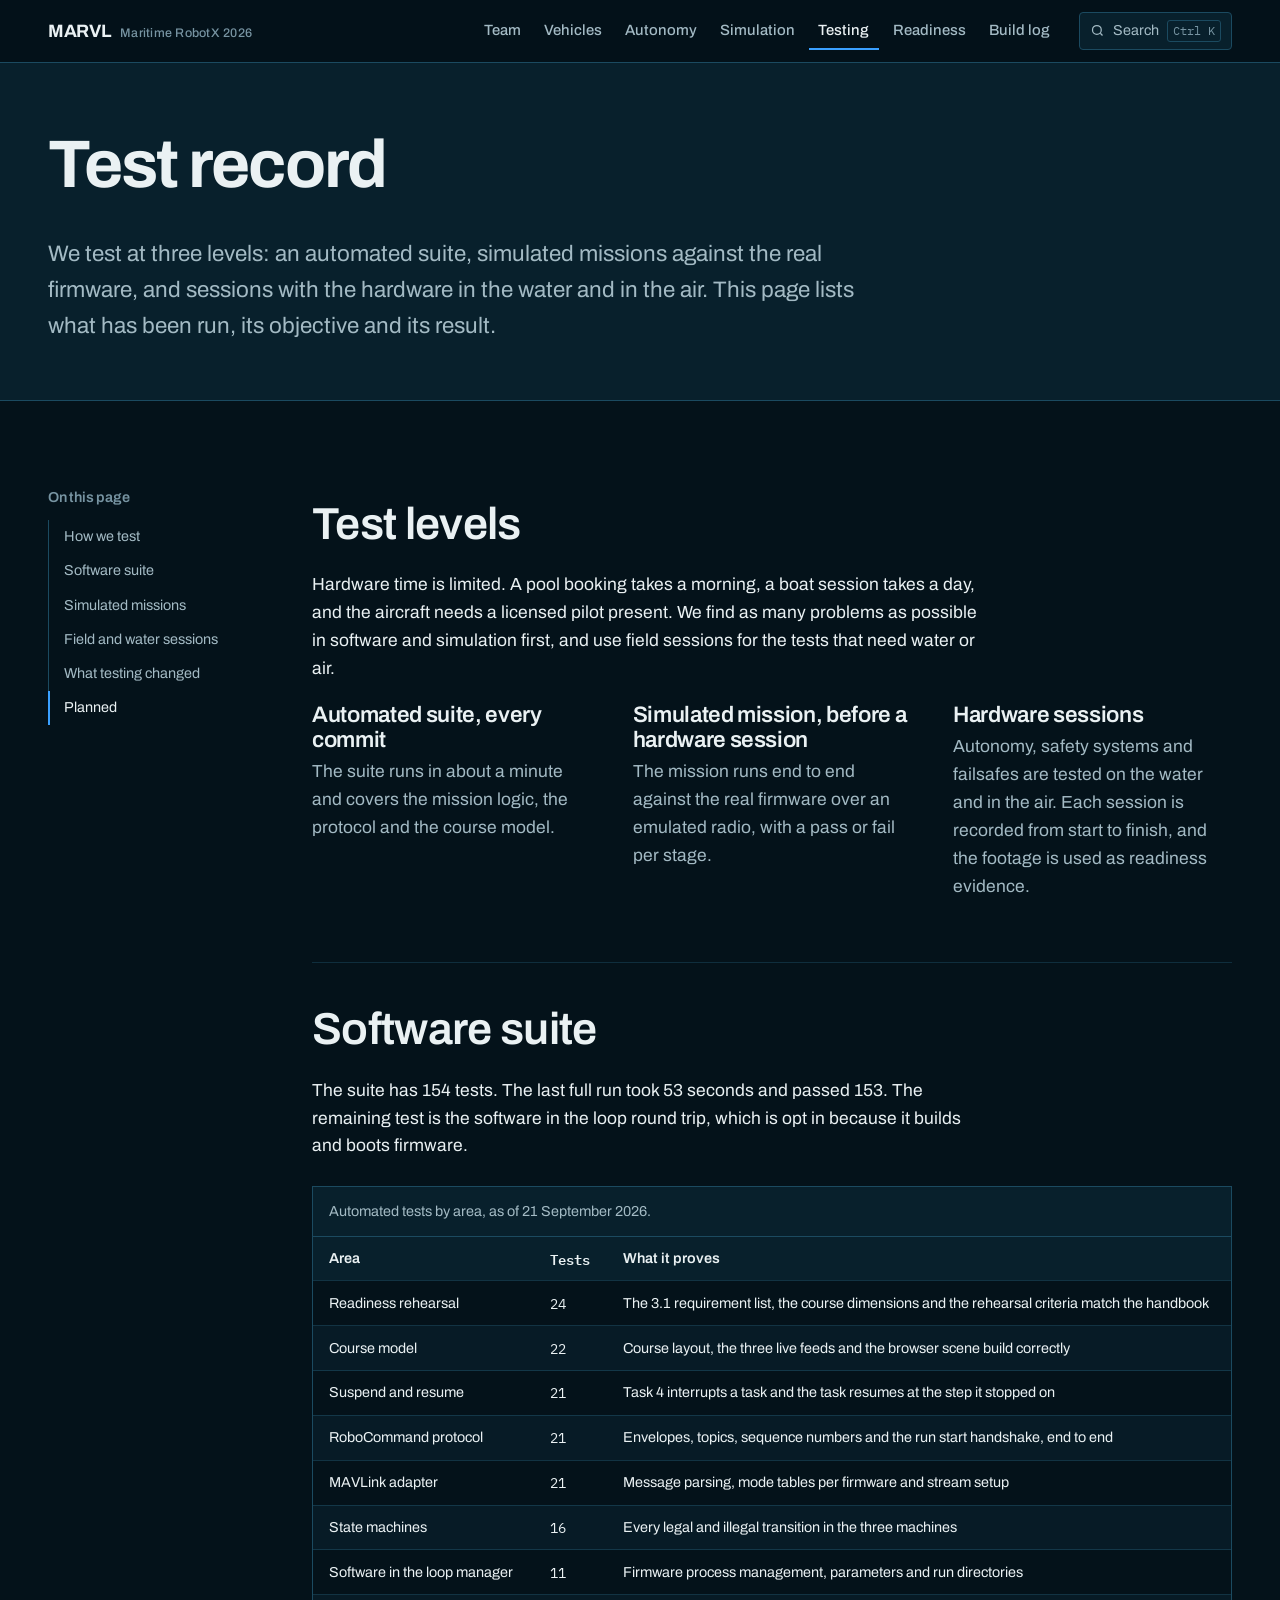
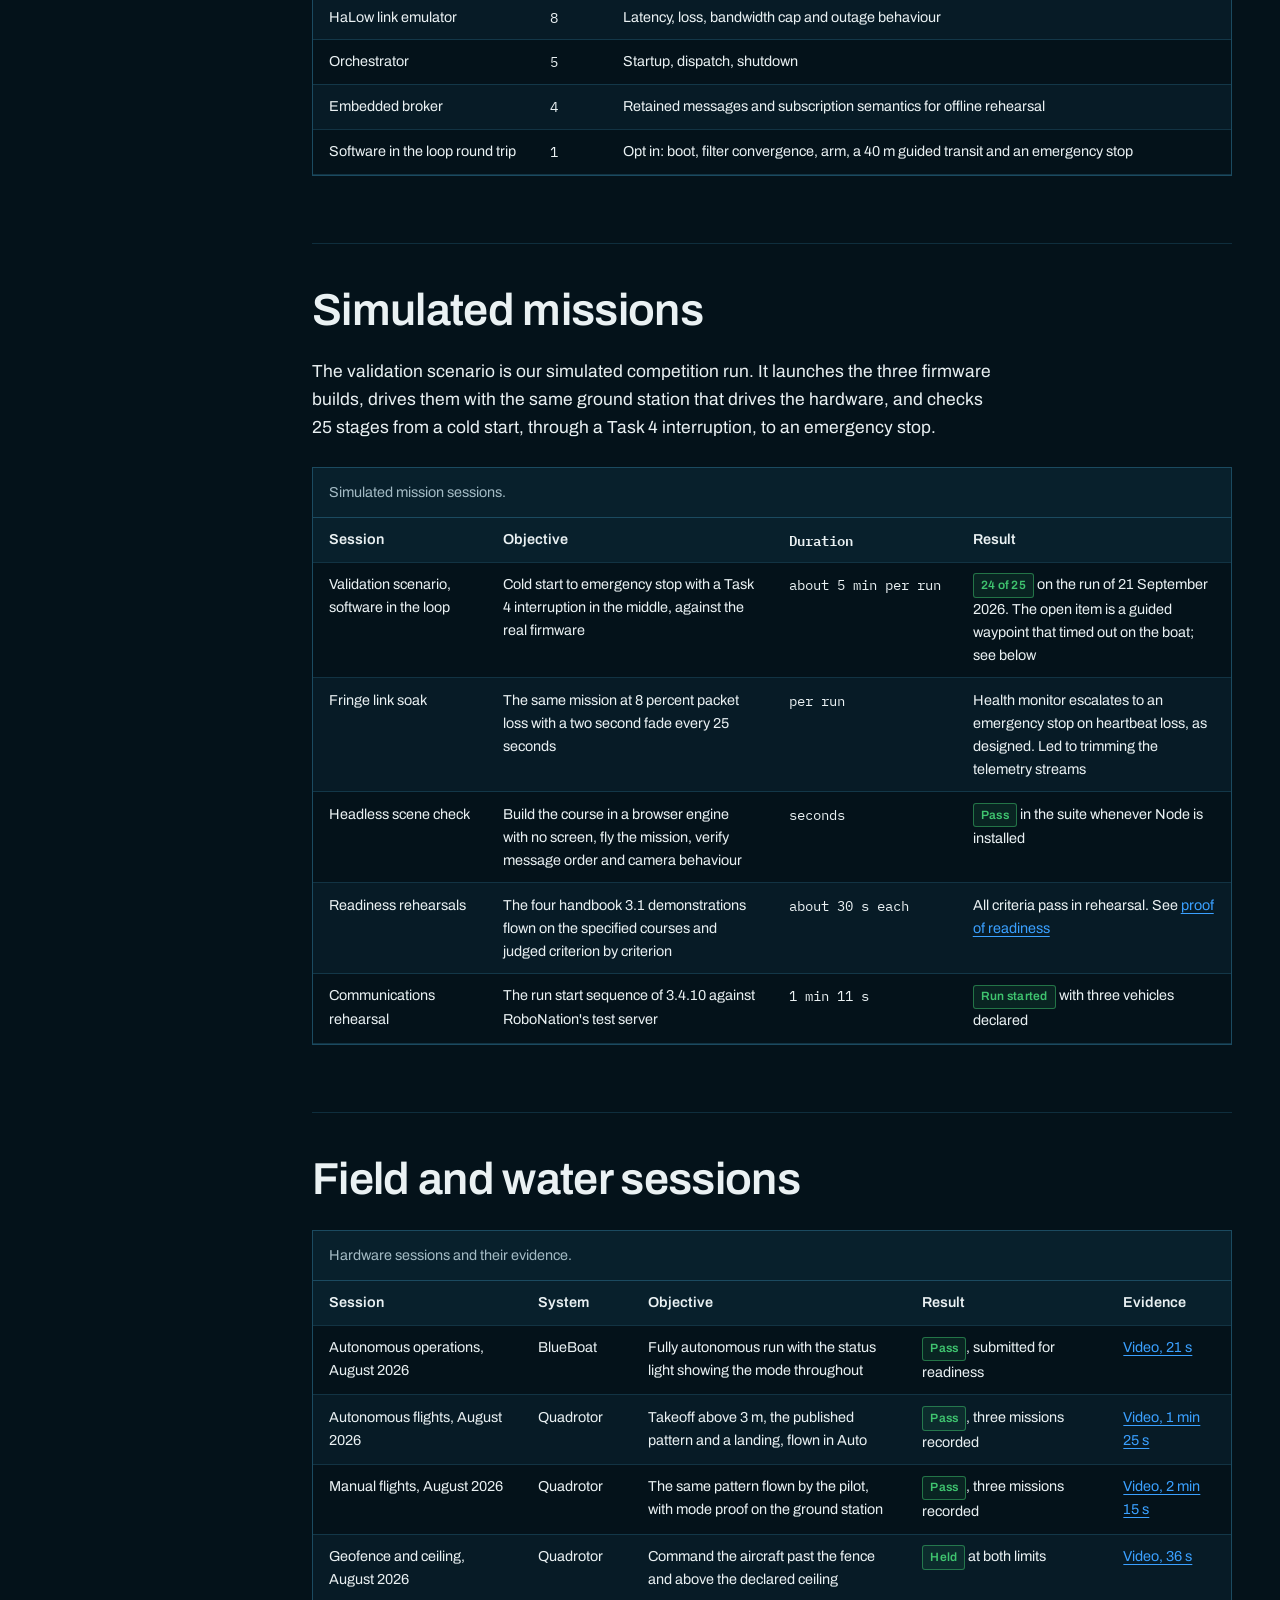
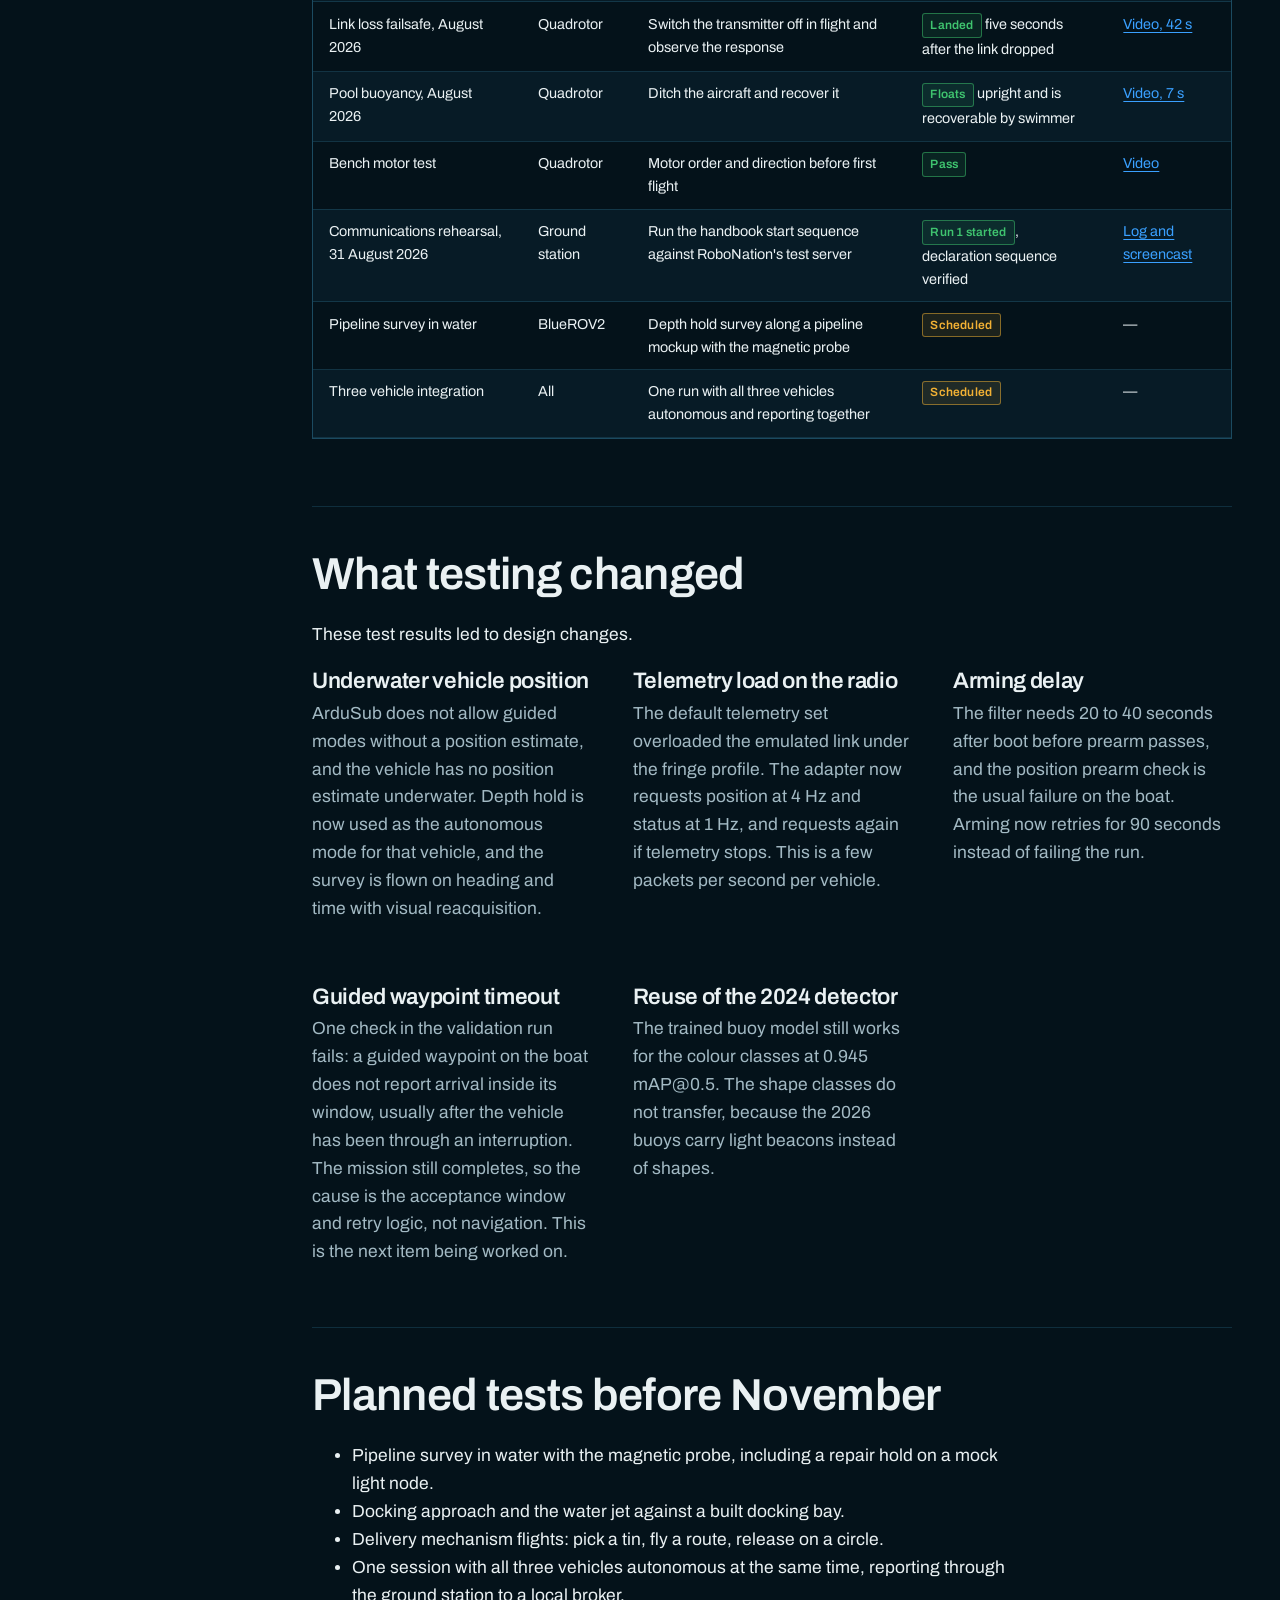
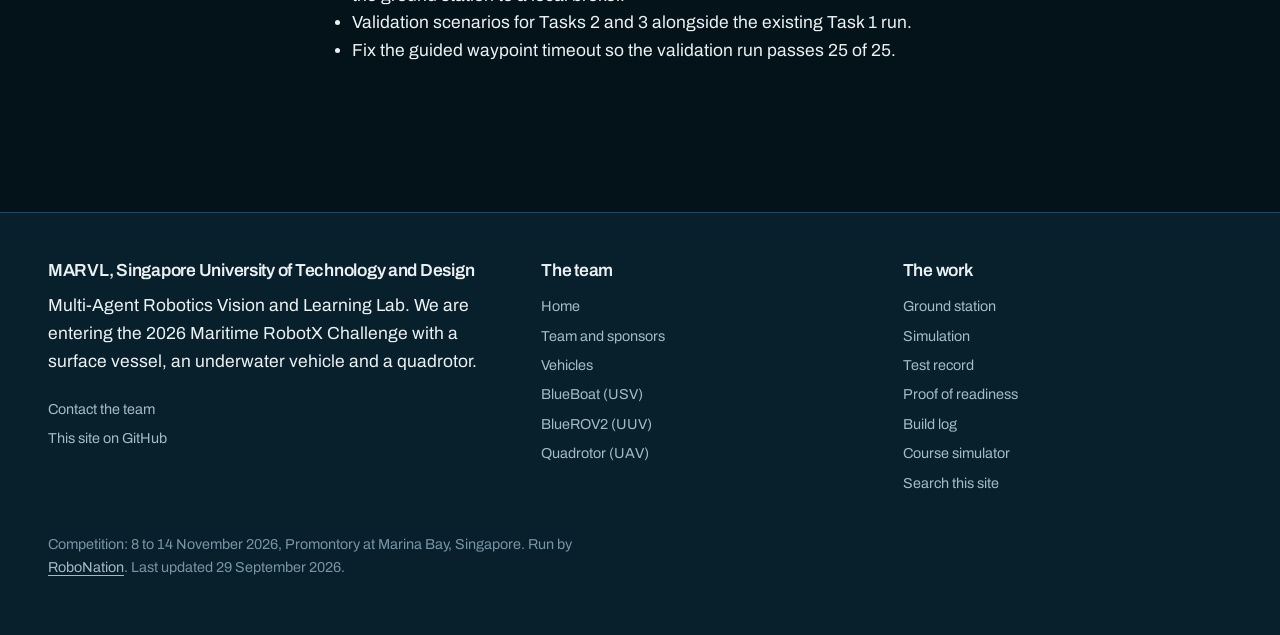
<file: testing.html>
<!DOCTYPE html>
<html lang="en">
<head>
<meta charset="utf-8" />
<meta name="viewport" content="width=device-width, initial-scale=1" />
<title>Test record | MARVL RobotX 2026</title>
<meta name="description" content="Software tests, simulated missions and hardware sessions, with the objective, result and evidence for each." />
<meta property="og:title" content="Test record | MARVL RobotX 2026" />
<meta property="og:description" content="Software tests, simulated missions and hardware sessions, with the objective, result and evidence for each." />
<meta property="og:type" content="website" />
<meta property="og:image" content="assets/img/sim-course.jpg" />
<meta name="theme-color" content="#04121a" />
<link rel="icon" href="assets/img/favicon-32.png" sizes="32x32" type="image/png" />
<link rel="icon" href="assets/img/favicon.svg?v=2" type="image/svg+xml" />
<link rel="apple-touch-icon" href="assets/img/apple-touch-icon.png" />
<link rel="preconnect" href="https://fonts.googleapis.com" />
<link rel="preconnect" href="https://fonts.gstatic.com" crossorigin />
<link href="https://fonts.googleapis.com/css2?family=Archivo:wght@400;500;600;700&family=IBM+Plex+Mono:wght@400;500&display=swap" rel="stylesheet" />
<link rel="stylesheet" href="assets/css/site.css" />
</head>
<body>
<a class="skip" href="#main">Skip to content</a>
<header class="masthead">
  <div class="wrap masthead-in">
    <a class="brand" href="index.html"><b>MARVL</b> <span>Maritime RobotX 2026</span></a>
    <button class="nav-toggle" type="button" aria-expanded="false" aria-controls="site-nav">Menu</button>
    <nav class="site-nav" id="site-nav" aria-label="Main">
      <ul>
        <li><a href="team.html">Team</a></li>
        <li><a href="vehicles.html">Vehicles</a></li>
        <li><a href="autonomy.html">Autonomy</a></li>
        <li><a href="simulation.html">Simulation</a></li>
        <li><a href="testing.html" aria-current="page">Testing</a></li>
        <li><a href="readiness.html">Readiness</a></li>
        <li><a href="log.html">Build log</a></li>
      </ul>
    </nav>
    <button class="search-open" type="button" aria-haspopup="dialog">
      <svg width="15" height="15" viewBox="0 0 24 24" fill="none" stroke="currentColor" stroke-width="2" aria-hidden="true"><circle cx="11" cy="11" r="7"/><path d="m20 20-3.5-3.5"/></svg>
      <span>Search</span><kbd>Ctrl K</kbd>
    </button>
  </div>
</header>
<dialog class="search-dialog" id="search-dialog" aria-label="Search this site">
  <form role="search">
    <label class="skip" for="search-field">Search terms</label>
    <input id="search-field" type="search" placeholder="Search vehicles, tasks, tests, handbook sections" autocomplete="off" />
    <button type="button" onclick="this.closest('dialog').close()">Close</button>
  </form>
  <ul class="results"></ul>
</dialog>
<main id="main">
<div class="page-head">
  <div class="wrap">
      <h1>Test record</h1>
      <p class="lede">We test at three levels: an automated
suite, simulated missions against the real firmware, and sessions with the hardware in
the water and in the air. This page lists what has been run, its objective and its result.</p>
  </div>
</div>

<div class="wrap band">
  <div class="with-index">
  <nav class="soundings" aria-label="On this page">
    <h2>On this page</h2>
    <ol>
      <li><a href="#approach">How we test</a></li>
      <li><a href="#software">Software suite</a></li>
      <li><a href="#sim-tests">Simulated missions</a></li>
      <li><a href="#field">Field and water sessions</a></li>
      <li><a href="#findings">What testing changed</a></li>
      <li><a href="#planned">Planned</a></li>
    </ol>
  </nav>

  <div>
    <section class="section" id="approach">
      <h2>Test levels</h2>
      <p>Hardware time is limited. A pool booking takes a morning, a boat session takes a
      day, and the aircraft needs a licensed pilot present. We find as many problems as
      possible in software and simulation first, and use field sessions for the tests that
      need water or air.</p>
      <div class="cols">
        <div>
          <h3>Automated suite, every commit</h3>
          <p>The suite runs in about a minute and covers the mission logic, the protocol
          and the course model.</p>
        </div>
        <div>
          <h3>Simulated mission, before a hardware session</h3>
          <p>The mission runs end to end against the real firmware over an emulated
          radio, with a pass or fail per stage.</p>
        </div>
        <div>
          <h3>Hardware sessions</h3>
          <p>Autonomy, safety systems and failsafes are tested on the water and in the
          air. Each session is recorded from start to finish, and the footage is used as
          readiness evidence.</p>
        </div>
      </div>
    </section>

    <section class="section" id="software">
      <h2>Software suite</h2>
      <p>The suite has 154 tests. The last full run took 53 seconds and passed 153. The
      remaining test is the software in the loop round trip, which is opt in because it
      builds and boots firmware.</p>
      <div class="table-scroll">
        <table>
          <caption>Automated tests by area, as of 21 September 2026.</caption>
          <thead><tr><th scope="col">Area</th><th class="num" scope="col">Tests</th><th scope="col">What it proves</th></tr></thead>
          <tbody>
            <tr><td>Readiness rehearsal</td><td class="num">24</td><td>The 3.1 requirement list, the course dimensions and the rehearsal criteria match the handbook</td></tr>
            <tr><td>Course model</td><td class="num">22</td><td>Course layout, the three live feeds and the browser scene build correctly</td></tr>
            <tr><td>Suspend and resume</td><td class="num">21</td><td>Task 4 interrupts a task and the task resumes at the step it stopped on</td></tr>
            <tr><td>RoboCommand protocol</td><td class="num">21</td><td>Envelopes, topics, sequence numbers and the run start handshake, end to end</td></tr>
            <tr><td>MAVLink adapter</td><td class="num">21</td><td>Message parsing, mode tables per firmware and stream setup</td></tr>
            <tr><td>State machines</td><td class="num">16</td><td>Every legal and illegal transition in the three machines</td></tr>
            <tr><td>Software in the loop manager</td><td class="num">11</td><td>Firmware process management, parameters and run directories</td></tr>
            <tr><td>HaLow link emulator</td><td class="num">8</td><td>Latency, loss, bandwidth cap and outage behaviour</td></tr>
            <tr><td>Orchestrator</td><td class="num">5</td><td>Startup, dispatch, shutdown</td></tr>
            <tr><td>Embedded broker</td><td class="num">4</td><td>Retained messages and subscription semantics for offline rehearsal</td></tr>
            <tr><td>Software in the loop round trip</td><td class="num">1</td><td>Opt in: boot, filter convergence, arm, a 40 m guided transit and an emergency stop</td></tr>
          </tbody>
        </table>
      </div>
    </section>

    <section class="section" id="sim-tests">
      <h2>Simulated missions</h2>
      <p>The validation scenario is our simulated competition run. It launches the three
      firmware builds, drives them with the same ground station that drives the hardware,
      and checks 25 stages from a cold start, through a Task 4 interruption, to an
      emergency stop.</p>
      <div class="table-scroll">
        <table>
          <caption>Simulated mission sessions.</caption>
          <thead><tr><th scope="col">Session</th><th scope="col">Objective</th><th class="num" scope="col">Duration</th><th scope="col">Result</th></tr></thead>
          <tbody>
            <tr>
              <td>Validation scenario, software in the loop</td>
              <td>Cold start to emergency stop with a Task 4 interruption in the middle, against the real firmware</td>
              <td class="num">about 5 min per run</td>
              <td><span class="tag tag-pass">24 of 25</span> on the run of 21 September 2026. The open item is a guided waypoint that timed out on the boat; see below</td>
            </tr>
            <tr>
              <td>Fringe link soak</td>
              <td>The same mission at 8 percent packet loss with a two second fade every 25 seconds</td>
              <td class="num">per run</td>
              <td>Health monitor escalates to an emergency stop on heartbeat loss, as designed. Led to trimming the telemetry streams</td>
            </tr>
            <tr>
              <td>Headless scene check</td>
              <td>Build the course in a browser engine with no screen, fly the mission, verify message order and camera behaviour</td>
              <td class="num">seconds</td>
              <td><span class="tag tag-pass">Pass</span> in the suite whenever Node is installed</td>
            </tr>
            <tr>
              <td>Readiness rehearsals</td>
              <td>The four handbook 3.1 demonstrations flown on the specified courses and judged criterion by criterion</td>
              <td class="num">about 30 s each</td>
              <td>All criteria pass in rehearsal. See <a href="readiness.html">proof of readiness</a></td>
            </tr>
            <tr>
              <td>Communications rehearsal</td>
              <td>The run start sequence of 3.4.10 against RoboNation's test server</td>
              <td class="num">1 min 11 s</td>
              <td><span class="tag tag-pass">Run started</span> with three vehicles declared</td>
            </tr>
          </tbody>
        </table>
      </div>
    </section>

    <section class="section" id="field">
      <h2>Field and water sessions</h2>
      <div class="table-scroll">
        <table>
          <caption>Hardware sessions and their evidence.</caption>
          <thead><tr><th scope="col">Session</th><th scope="col">System</th><th scope="col">Objective</th><th scope="col">Result</th><th scope="col">Evidence</th></tr></thead>
          <tbody>
            <tr>
              <td>Autonomous operations, August 2026</td>
              <td>BlueBoat</td>
              <td>Fully autonomous run with the status light showing the mode throughout</td>
              <td><span class="tag tag-pass">Pass</span>, submitted for readiness</td>
              <td><a href="usv.html#evidence-usv">Video, 21 s</a></td>
            </tr>
            <tr>
              <td>Autonomous flights, August 2026</td>
              <td>Quadrotor</td>
              <td>Takeoff above 3 m, the published pattern and a landing, flown in Auto</td>
              <td><span class="tag tag-pass">Pass</span>, three missions recorded</td>
              <td><a href="uav.html#flight">Video, 1 min 25 s</a></td>
            </tr>
            <tr>
              <td>Manual flights, August 2026</td>
              <td>Quadrotor</td>
              <td>The same pattern flown by the pilot, with mode proof on the ground station</td>
              <td><span class="tag tag-pass">Pass</span>, three missions recorded</td>
              <td><a href="uav.html#flight">Video, 2 min 15 s</a></td>
            </tr>
            <tr>
              <td>Geofence and ceiling, August 2026</td>
              <td>Quadrotor</td>
              <td>Command the aircraft past the fence and above the declared ceiling</td>
              <td><span class="tag tag-pass">Held</span> at both limits</td>
              <td><a href="uav.html#flight">Video, 36 s</a></td>
            </tr>
            <tr>
              <td>Link loss failsafe, August 2026</td>
              <td>Quadrotor</td>
              <td>Switch the transmitter off in flight and observe the response</td>
              <td><span class="tag tag-pass">Landed</span> five seconds after the link dropped</td>
              <td><a href="uav.html#flight">Video, 42 s</a></td>
            </tr>
            <tr>
              <td>Pool buoyancy, August 2026</td>
              <td>Quadrotor</td>
              <td>Ditch the aircraft and recover it</td>
              <td><span class="tag tag-pass">Floats</span> upright and is recoverable by swimmer</td>
              <td><a href="uav.html#flight">Video, 7 s</a></td>
            </tr>
            <tr>
              <td>Bench motor test</td>
              <td>Quadrotor</td>
              <td>Motor order and direction before first flight</td>
              <td><span class="tag tag-pass">Pass</span></td>
              <td><a href="uav.html#flight">Video</a></td>
            </tr>
            <tr>
              <td>Communications rehearsal, 31 August 2026</td>
              <td>Ground station</td>
              <td>Run the handbook start sequence against RoboNation's test server</td>
              <td><span class="tag tag-pass">Run 1 started</span>, declaration sequence verified</td>
              <td><a href="readiness.html#comms">Log and screencast</a></td>
            </tr>
            <tr>
              <td>Pipeline survey in water</td>
              <td>BlueROV2</td>
              <td>Depth hold survey along a pipeline mockup with the magnetic probe</td>
              <td><span class="tag tag-open">Scheduled</span></td>
              <td>&mdash;</td>
            </tr>
            <tr>
              <td>Three vehicle integration</td>
              <td>All</td>
              <td>One run with all three vehicles autonomous and reporting together</td>
              <td><span class="tag tag-open">Scheduled</span></td>
              <td>&mdash;</td>
            </tr>
          </tbody>
        </table>
      </div>
    </section>

    <section class="section" id="findings">
      <h2>What testing changed</h2>
      <p>These test results led to design changes.</p>
      <div class="cols">
        <div>
          <h3>Underwater vehicle position</h3>
          <p>ArduSub does not allow guided modes without a position estimate, and the
          vehicle has no position estimate underwater. Depth hold is now used as the
          autonomous mode for that vehicle, and the survey is flown on heading and time
          with visual reacquisition.</p>
        </div>
        <div>
          <h3>Telemetry load on the radio</h3>
          <p>The default telemetry set overloaded the emulated link under the fringe
          profile. The adapter now requests position at 4 Hz and status at 1 Hz, and
          requests again if telemetry stops. This is a few packets per second per
          vehicle.</p>
        </div>
        <div>
          <h3>Arming delay</h3>
          <p>The filter needs 20 to 40 seconds after boot before prearm passes, and the
          position prearm check is the usual failure on the boat. Arming now retries for
          90 seconds instead of failing the run.</p>
        </div>
        <div>
          <h3>Guided waypoint timeout</h3>
          <p>One check in the validation run fails: a guided waypoint on the boat does not
          report arrival inside its window, usually after the vehicle has been through an
          interruption. The mission still completes, so the cause is the acceptance window
          and retry logic, not navigation. This is the next item being worked on.</p>
        </div>
        <div>
          <h3>Reuse of the 2024 detector</h3>
          <p>The trained buoy model still works for the colour classes at 0.945 mAP@0.5.
          The shape classes do not transfer, because the 2026 buoys carry light beacons
          instead of shapes.</p>
        </div>
      </div>
    </section>

    <section class="section" id="planned">
      <h2>Planned tests before November</h2>
      <ul>
        <li>Pipeline survey in water with the magnetic probe, including a repair hold on a
        mock light node.</li>
        <li>Docking approach and the water jet against a built docking bay.</li>
        <li>Delivery mechanism flights: pick a tin, fly a route, release on a circle.</li>
        <li>One session with all three vehicles autonomous at the same time, reporting
        through the ground station to a local broker.</li>
        <li>Validation scenarios for Tasks 2 and 3 alongside the existing Task 1 run.</li>
        <li>Fix the guided waypoint timeout so the validation run passes 25 of 25.</li>
      </ul>
    </section>
  </div>
  </div>
</div>
</main>
<footer class="site-foot">
  <div class="wrap foot-grid">
    <div>
      <h2>MARVL, Singapore University of Technology and Design</h2>
      <p>Multi-Agent Robotics Vision and Learning Lab. We are entering the 2026
      Maritime RobotX Challenge with a surface vessel, an underwater vehicle and
      a quadrotor.</p>
      <ul>
        <li><a href="team.html#contact">Contact the team</a></li>
        <li><a href="https://github.com/MARVL-Research-Lab/robotx2026">This site on GitHub</a></li>
      </ul>
    </div>
    <div>
      <h2>The team</h2>
      <ul>
        <li><a href="index.html">Home</a></li>
        <li><a href="team.html">Team and sponsors</a></li>
        <li><a href="vehicles.html">Vehicles</a></li>
        <li><a href="usv.html">BlueBoat (USV)</a></li>
        <li><a href="uuv.html">BlueROV2 (UUV)</a></li>
        <li><a href="uav.html">Quadrotor (UAV)</a></li>
      </ul>
    </div>
    <div>
      <h2>The work</h2>
      <ul>
        <li><a href="autonomy.html">Ground station</a></li>
        <li><a href="simulation.html">Simulation</a></li>
        <li><a href="testing.html">Test record</a></li>
        <li><a href="readiness.html">Proof of readiness</a></li>
        <li><a href="log.html">Build log</a></li>
        <li><a href="sim/">Course simulator</a></li>
        <li><a href="search.html">Search this site</a></li>
      </ul>
    </div>
  </div>
  <div class="wrap">
    <p class="fine">Competition: 8 to 14 November 2026, Promontory at Marina Bay, Singapore.
    Run by <a href="https://robotx.org">RoboNation</a>. Last updated 29 September 2026.</p>
  </div>
</footer>
<script src="assets/js/site.js"></script>
</body>
</html>
</file>
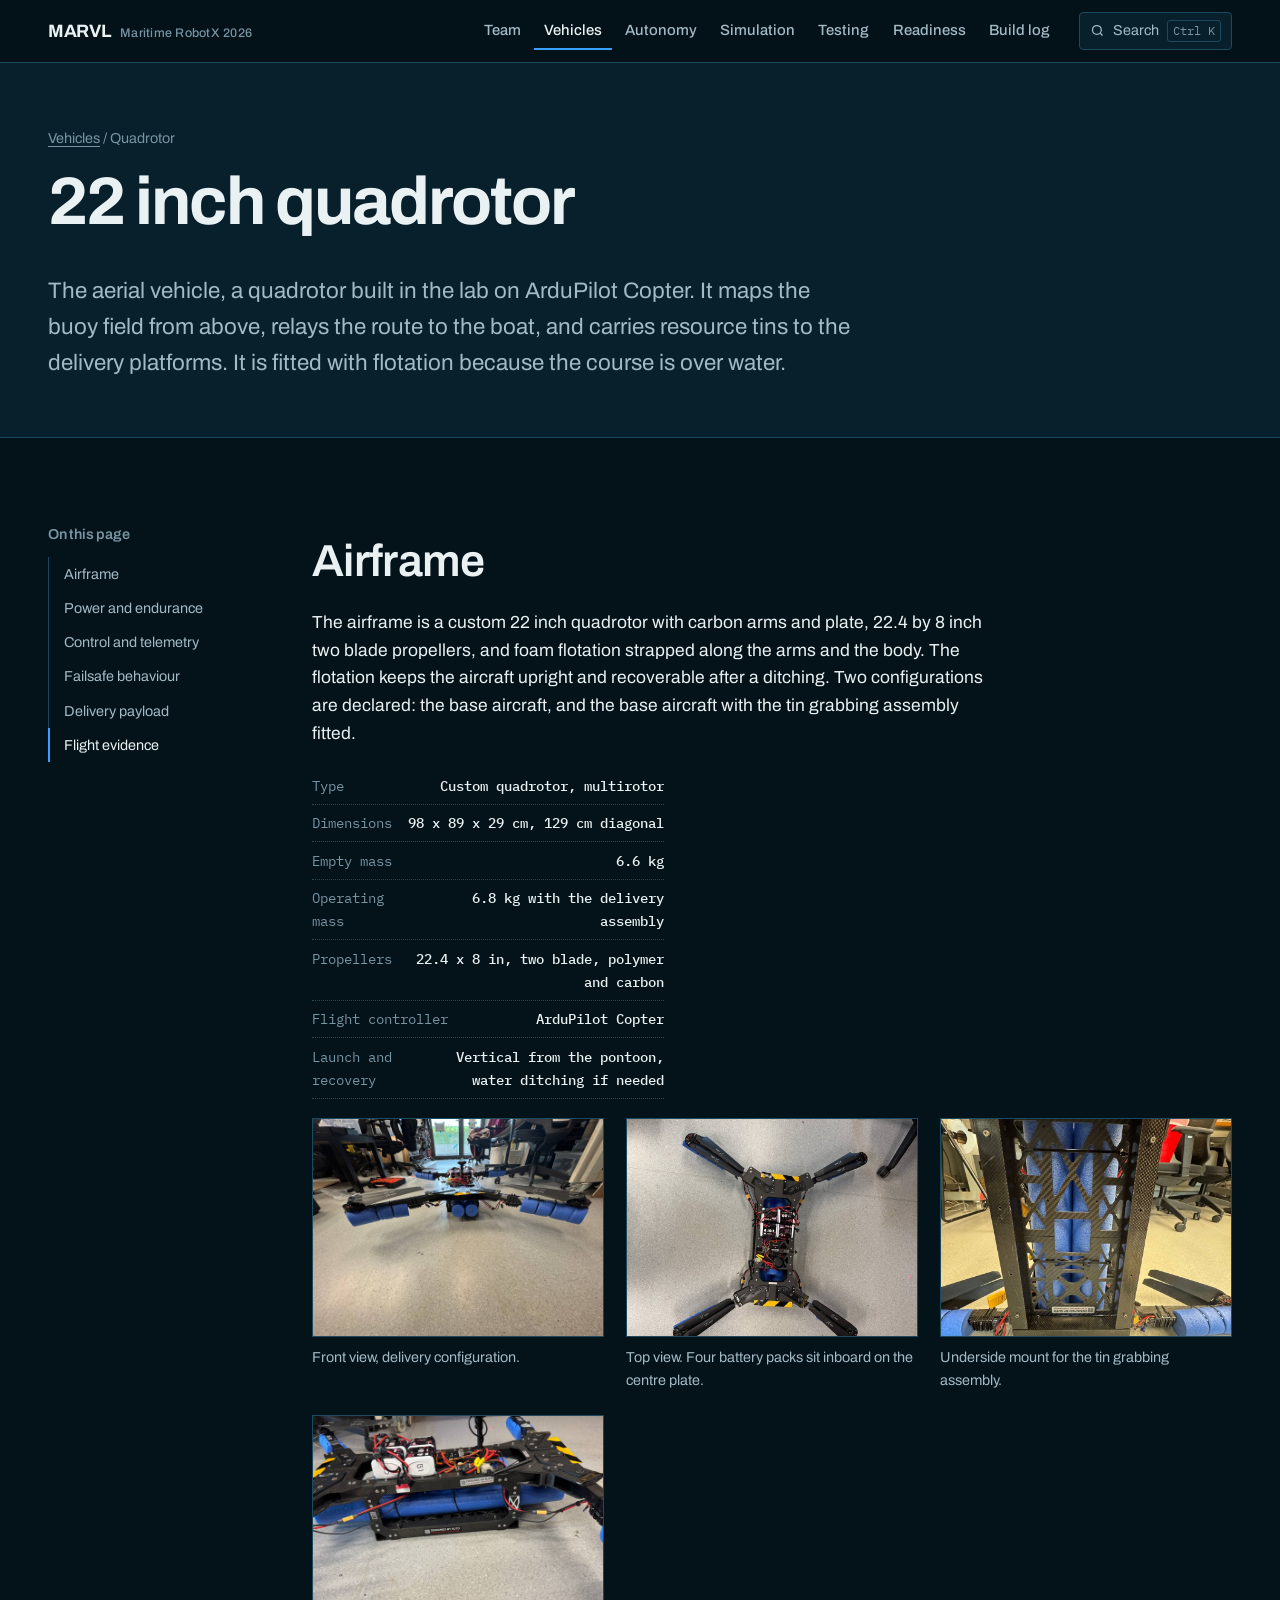
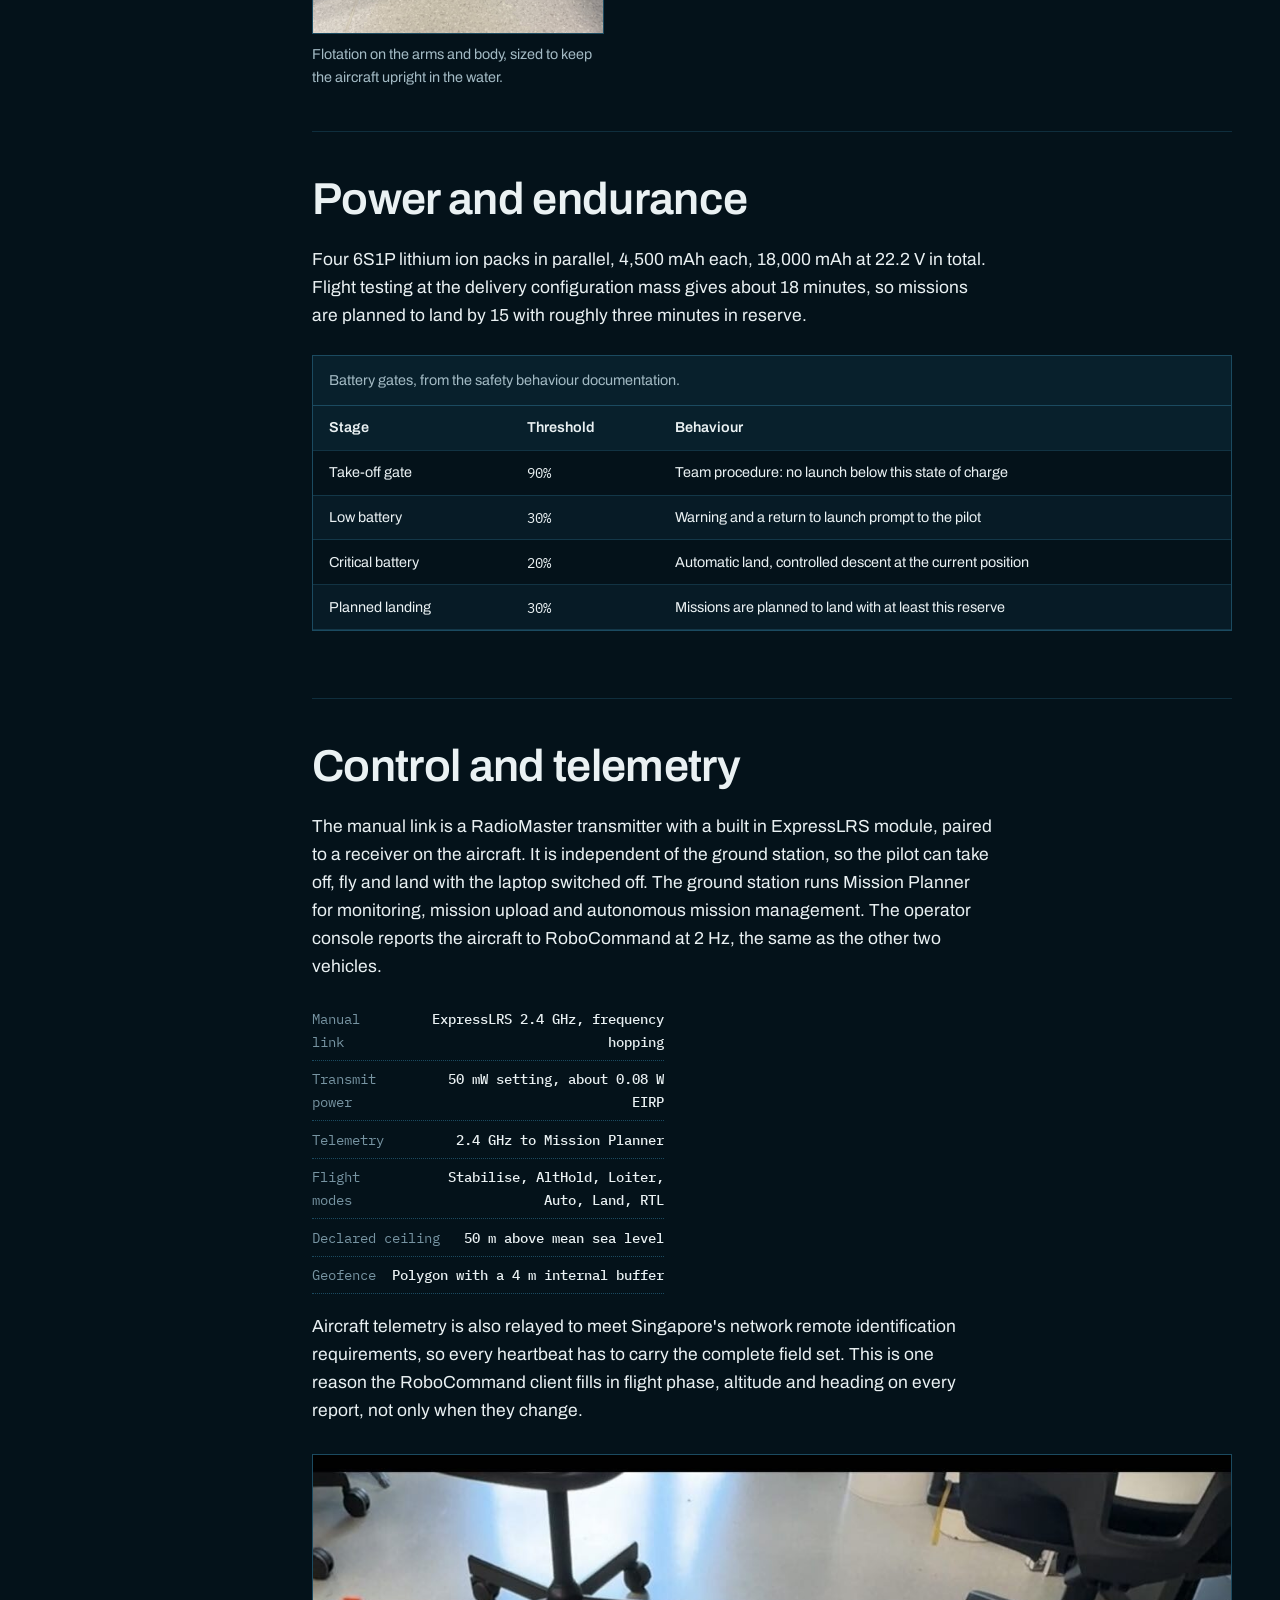
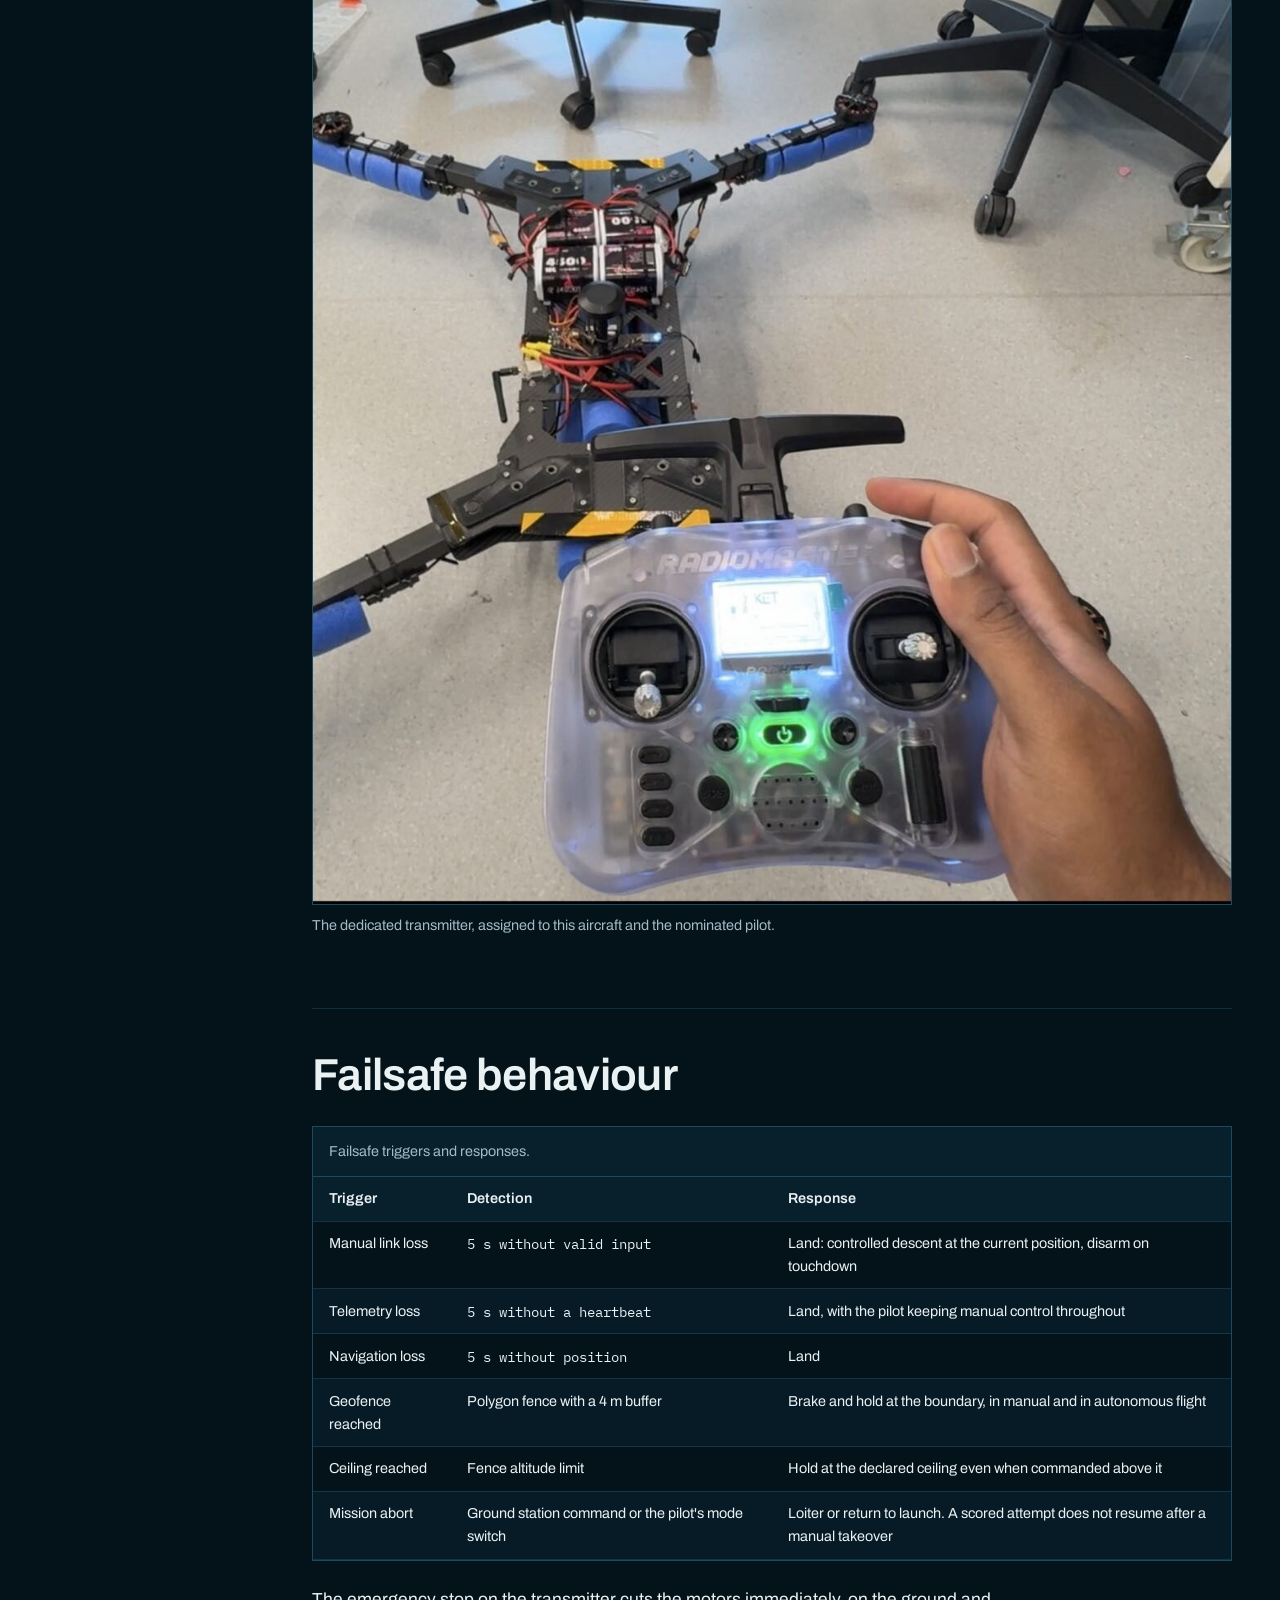
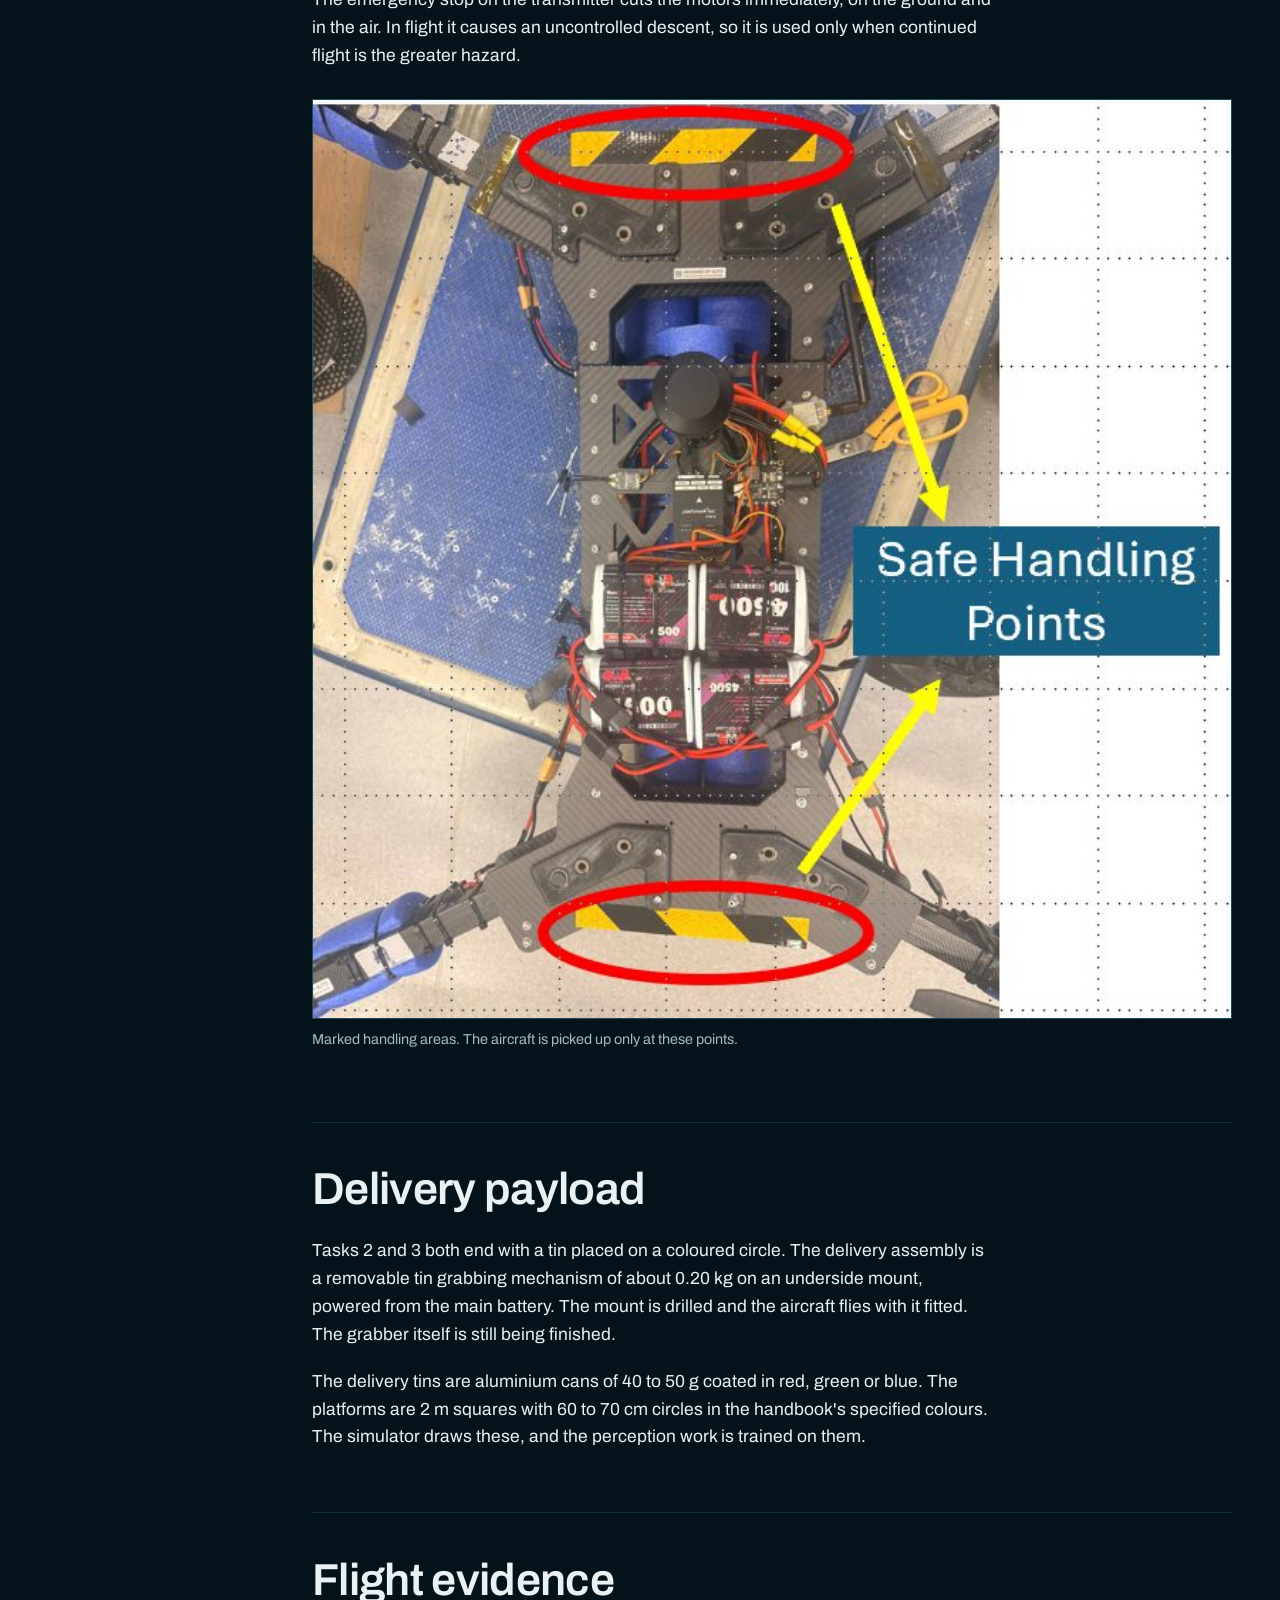
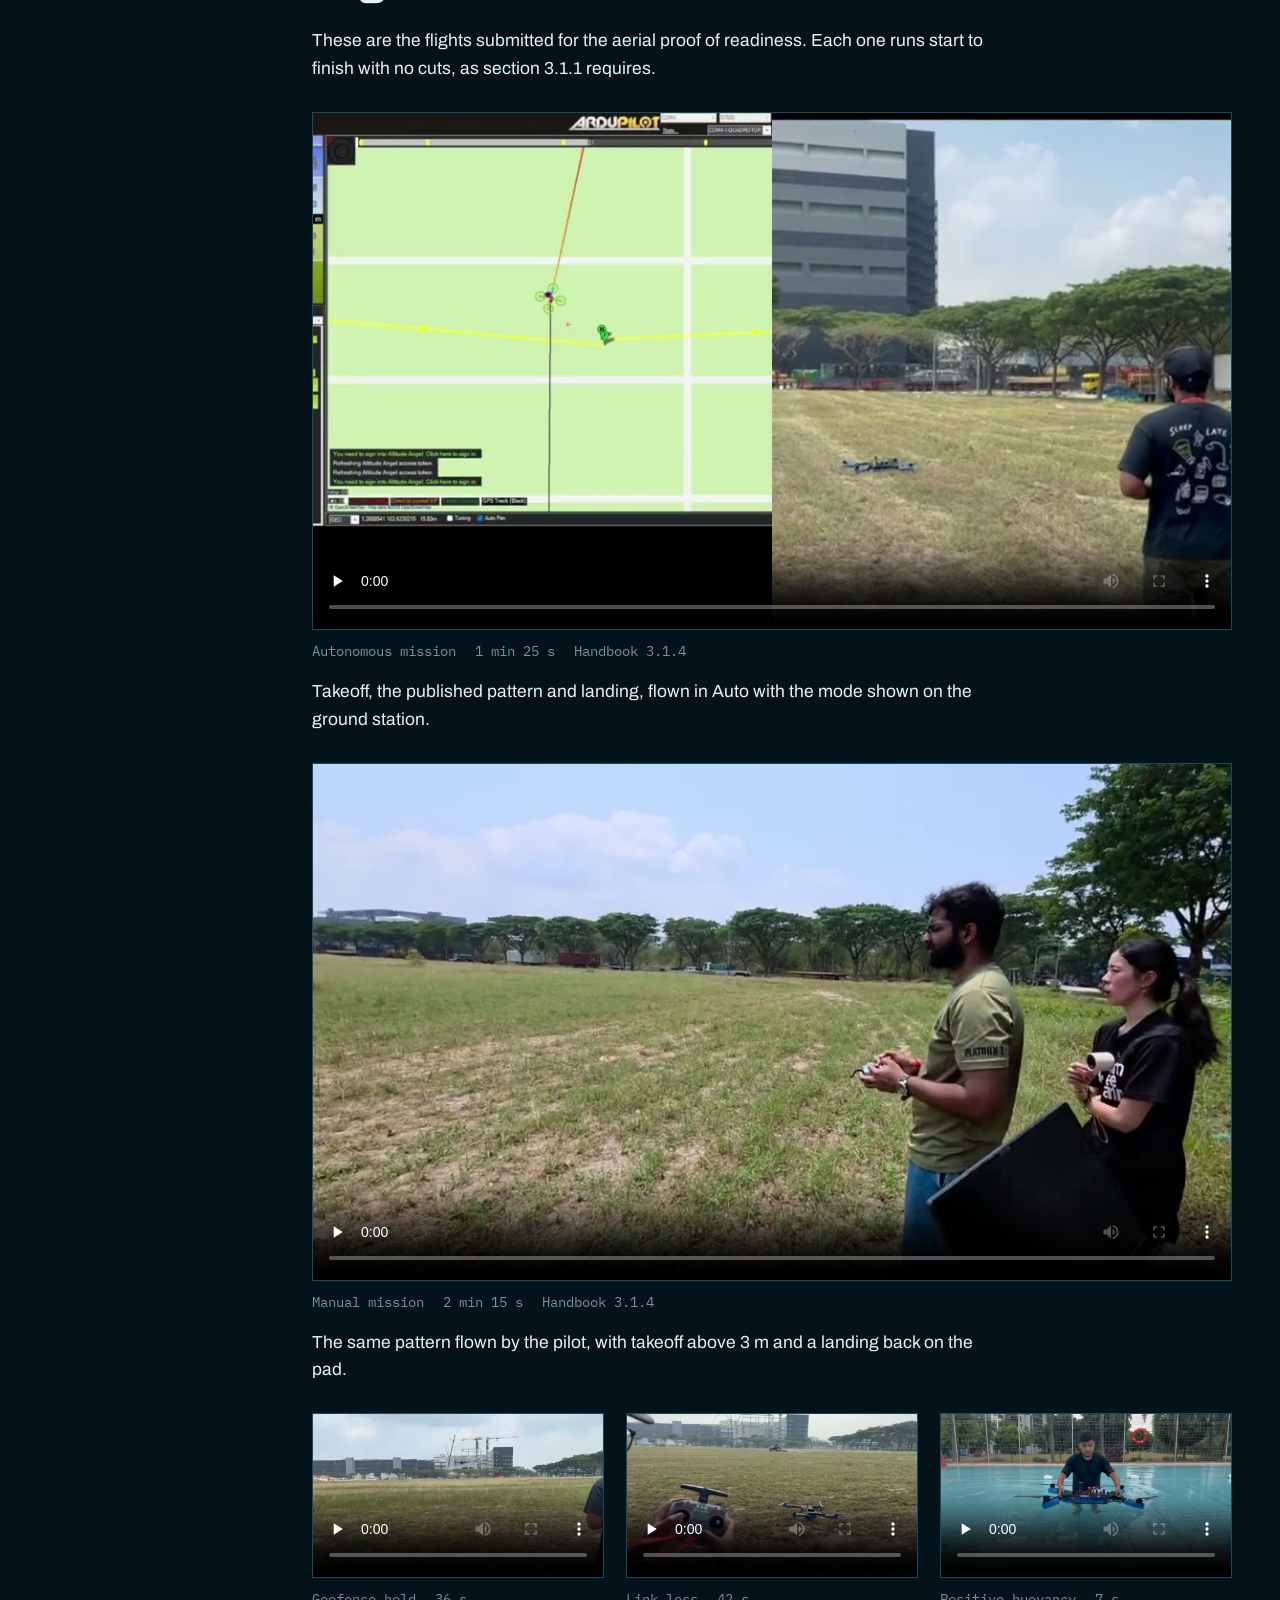
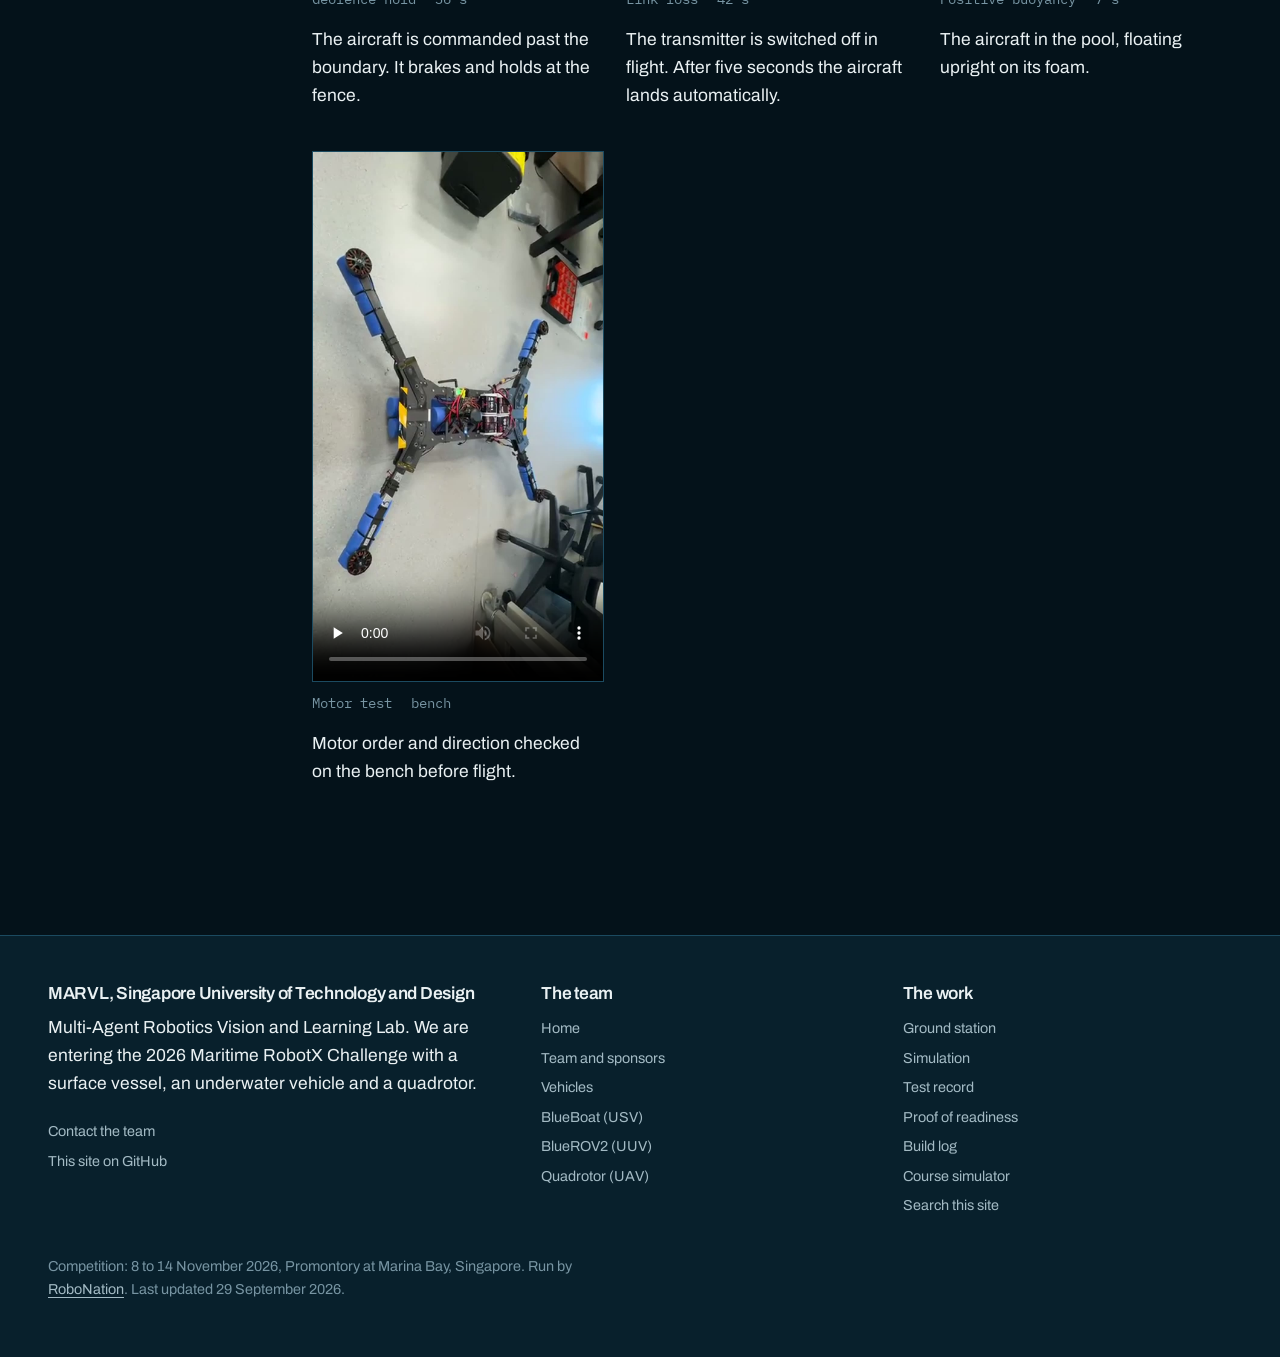
<file: uav.html>
<!DOCTYPE html>
<html lang="en">
<head>
<meta charset="utf-8" />
<meta name="viewport" content="width=device-width, initial-scale=1" />
<title>Quadrotor (UAV) | MARVL RobotX 2026</title>
<meta name="description" content="The 22 inch quadrotor built in the lab: airframe, power and endurance, control links, failsafe behaviour, delivery payload and flight test videos." />
<meta property="og:title" content="The quadrotor | MARVL RobotX 2026" />
<meta property="og:description" content="The 22 inch quadrotor built in the lab: airframe, power and endurance, control links, failsafe behaviour, delivery payload and flight test videos." />
<meta property="og:type" content="website" />
<meta property="og:image" content="assets/img/sim-course.jpg" />
<meta name="theme-color" content="#04121a" />
<link rel="icon" href="assets/img/favicon-32.png" sizes="32x32" type="image/png" />
<link rel="icon" href="assets/img/favicon.svg?v=2" type="image/svg+xml" />
<link rel="apple-touch-icon" href="assets/img/apple-touch-icon.png" />
<link rel="preconnect" href="https://fonts.googleapis.com" />
<link rel="preconnect" href="https://fonts.gstatic.com" crossorigin />
<link href="https://fonts.googleapis.com/css2?family=Archivo:wght@400;500;600;700&family=IBM+Plex+Mono:wght@400;500&display=swap" rel="stylesheet" />
<link rel="stylesheet" href="assets/css/site.css" />
</head>
<body>
<a class="skip" href="#main">Skip to content</a>
<header class="masthead">
  <div class="wrap masthead-in">
    <a class="brand" href="index.html"><b>MARVL</b> <span>Maritime RobotX 2026</span></a>
    <button class="nav-toggle" type="button" aria-expanded="false" aria-controls="site-nav">Menu</button>
    <nav class="site-nav" id="site-nav" aria-label="Main">
      <ul>
        <li><a href="team.html">Team</a></li>
        <li><a href="vehicles.html" aria-current="page">Vehicles</a></li>
        <li><a href="autonomy.html">Autonomy</a></li>
        <li><a href="simulation.html">Simulation</a></li>
        <li><a href="testing.html">Testing</a></li>
        <li><a href="readiness.html">Readiness</a></li>
        <li><a href="log.html">Build log</a></li>
      </ul>
    </nav>
    <button class="search-open" type="button" aria-haspopup="dialog">
      <svg width="15" height="15" viewBox="0 0 24 24" fill="none" stroke="currentColor" stroke-width="2" aria-hidden="true"><circle cx="11" cy="11" r="7"/><path d="m20 20-3.5-3.5"/></svg>
      <span>Search</span><kbd>Ctrl K</kbd>
    </button>
  </div>
</header>
<dialog class="search-dialog" id="search-dialog" aria-label="Search this site">
  <form role="search">
    <label class="skip" for="search-field">Search terms</label>
    <input id="search-field" type="search" placeholder="Search vehicles, tasks, tests, handbook sections" autocomplete="off" />
    <button type="button" onclick="this.closest('dialog').close()">Close</button>
  </form>
  <ul class="results"></ul>
</dialog>
<main id="main">
<div class="page-head">
  <div class="wrap">
      <p class="crumb"><a href="vehicles.html">Vehicles</a> / Quadrotor</p>
      <h1>22 inch quadrotor</h1>
      <p class="lede">The aerial vehicle, a quadrotor built in the lab on ArduPilot Copter. It maps the
buoy field from above, relays the route to the boat, and carries resource tins to the
delivery platforms. It is fitted with flotation because the course is over water.</p>
  </div>
</div>

<div class="wrap band">
  <div class="with-index">
  <nav class="soundings" aria-label="On this page">
    <h2>On this page</h2>
    <ol>
      <li><a href="#airframe">Airframe</a></li>
      <li><a href="#power">Power and endurance</a></li>
      <li><a href="#control-uav">Control and telemetry</a></li>
      <li><a href="#failsafe">Failsafe behaviour</a></li>
      <li><a href="#payload">Delivery payload</a></li>
      <li><a href="#flight">Flight evidence</a></li>
    </ol>
  </nav>

  <div>
    <section class="section" id="airframe">
      <h2>Airframe</h2>
      <p>The airframe is a custom 22 inch quadrotor with carbon arms and plate, 22.4 by 8
      inch two blade propellers, and foam flotation strapped along the arms and the body.
      The flotation keeps the aircraft upright and recoverable after a ditching. Two
      configurations are declared: the base aircraft, and the base aircraft with the tin
      grabbing assembly fitted.</p>
      <ul class="readout">
        <li><span>Type</span><b>Custom quadrotor, multirotor</b></li>
        <li><span>Dimensions</span><b>98 x 89 x 29 cm, 129 cm diagonal</b></li>
        <li><span>Empty mass</span><b>6.6 kg</b></li>
        <li><span>Operating mass</span><b>6.8 kg with the delivery assembly</b></li>
        <li><span>Propellers</span><b>22.4 x 8 in, two blade, polymer and carbon</b></li>
        <li><span>Flight controller</span><b>ArduPilot Copter</b></li>
        <li><span>Launch and recovery</span><b>Vertical from the pontoon, water ditching if needed</b></li>
      </ul>
      <div class="media-grid">
        <figure><img src="assets/img/uav-front.jpg" alt="The quadrotor from the front, propellers level, flotation foam under the arms." loading="lazy" width="1280" height="960" /><figcaption>Front view, delivery configuration.</figcaption></figure>
        <figure><img src="assets/img/uav-top.jpg" alt="The quadrotor from above showing the four arms, batteries and the centre plate." loading="lazy" width="1280" height="960" /><figcaption>Top view. Four battery packs sit inboard on the centre plate.</figcaption></figure>
        <figure><img src="assets/img/uav-payload-mount.jpg" alt="Close up of the underside of the aircraft where the delivery assembly mounts." loading="lazy" width="1280" height="960" /><figcaption>Underside mount for the tin grabbing assembly.</figcaption></figure>
        <figure><img src="assets/img/uav-flotation-detail.jpg" alt="Foam flotation strapped along a carbon arm of the aircraft." loading="lazy" width="1280" height="960" /><figcaption>Flotation on the arms and body, sized to keep the aircraft upright in the water.</figcaption></figure>
      </div>
    </section>

    <section class="section" id="power">
      <h2>Power and endurance</h2>
      <p>Four 6S1P lithium ion packs in parallel, 4,500 mAh each, 18,000 mAh at 22.2 V in
      total. Flight testing at the delivery configuration mass gives about 18 minutes, so
      missions are planned to land by 15 with roughly three minutes in reserve.</p>
      <div class="table-scroll">
        <table>
          <caption>Battery gates, from the safety behaviour documentation.</caption>
          <thead><tr><th scope="col">Stage</th><th scope="col">Threshold</th><th scope="col">Behaviour</th></tr></thead>
          <tbody>
            <tr><td>Take-off gate</td><td class="num">90%</td><td>Team procedure: no launch below this state of charge</td></tr>
            <tr><td>Low battery</td><td class="num">30%</td><td>Warning and a return to launch prompt to the pilot</td></tr>
            <tr><td>Critical battery</td><td class="num">20%</td><td>Automatic land, controlled descent at the current position</td></tr>
            <tr><td>Planned landing</td><td class="num">30%</td><td>Missions are planned to land with at least this reserve</td></tr>
          </tbody>
        </table>
      </div>
    </section>

    <section class="section" id="control-uav">
      <h2>Control and telemetry</h2>
      <p>The manual link is a RadioMaster transmitter with a built in ExpressLRS module,
      paired to a receiver on the aircraft. It is independent of the ground station, so
      the pilot can take off, fly and land with the laptop switched off. The ground
      station runs Mission Planner for monitoring, mission upload and autonomous mission
      management. The operator console reports the aircraft to RoboCommand at 2 Hz, the
      same as the other two vehicles.</p>
      <ul class="readout">
        <li><span>Manual link</span><b>ExpressLRS 2.4 GHz, frequency hopping</b></li>
        <li><span>Transmit power</span><b>50 mW setting, about 0.08 W EIRP</b></li>
        <li><span>Telemetry</span><b>2.4 GHz to Mission Planner</b></li>
        <li><span>Flight modes</span><b>Stabilise, AltHold, Loiter, Auto, Land, RTL</b></li>
        <li><span>Declared ceiling</span><b>50 m above mean sea level</b></li>
        <li><span>Geofence</span><b>Polygon with a 4 m internal buffer</b></li>
      </ul>
      <p>Aircraft telemetry is also relayed to meet Singapore's network remote
      identification requirements, so every heartbeat has to carry the complete field
      set. This is one reason the RoboCommand client fills in flight phase, altitude and
      heading on every report, not only when they change.</p>
      <figure>
        <img src="assets/img/uav-controller.jpg" alt="The dedicated RadioMaster transmitter used for the aircraft." loading="lazy" width="1280" height="960" />
        <figcaption>The dedicated transmitter, assigned to this aircraft and the nominated pilot.</figcaption>
      </figure>
    </section>

    <section class="section" id="failsafe">
      <h2>Failsafe behaviour</h2>
      <div class="table-scroll">
        <table>
          <caption>Failsafe triggers and responses.</caption>
          <thead><tr><th scope="col">Trigger</th><th scope="col">Detection</th><th scope="col">Response</th></tr></thead>
          <tbody>
            <tr><td>Manual link loss</td><td class="num">5 s without valid input</td><td>Land: controlled descent at the current position, disarm on touchdown</td></tr>
            <tr><td>Telemetry loss</td><td class="num">5 s without a heartbeat</td><td>Land, with the pilot keeping manual control throughout</td></tr>
            <tr><td>Navigation loss</td><td class="num">5 s without position</td><td>Land</td></tr>
            <tr><td>Geofence reached</td><td>Polygon fence with a 4 m buffer</td><td>Brake and hold at the boundary, in manual and in autonomous flight</td></tr>
            <tr><td>Ceiling reached</td><td>Fence altitude limit</td><td>Hold at the declared ceiling even when commanded above it</td></tr>
            <tr><td>Mission abort</td><td>Ground station command or the pilot's mode switch</td><td>Loiter or return to launch. A scored attempt does not resume after a manual takeover</td></tr>
          </tbody>
        </table>
      </div>
      <p>The emergency stop on the transmitter cuts the motors immediately, on the ground
      and in the air. In flight it causes an uncontrolled descent, so it is used only when
      continued flight is the greater hazard.</p>
      <figure>
        <img src="assets/img/uav-safe-handling.jpg" alt="Photograph of the aircraft with the safe handling areas marked." loading="lazy" width="1280" height="960" />
        <figcaption>Marked handling areas. The aircraft is picked up only at these points.</figcaption>
      </figure>
    </section>

    <section class="section" id="payload">
      <h2>Delivery payload</h2>
      <p>Tasks 2 and 3 both end with a tin placed on a coloured circle. The delivery
      assembly is a removable tin grabbing mechanism of about 0.20 kg on an underside
      mount, powered from the main battery. The mount is drilled and the aircraft flies
      with it fitted. The grabber itself is still being finished.</p>
      <p>The delivery tins are aluminium cans of 40 to 50 g coated in red, green or blue.
      The platforms are 2 m squares with 60 to 70 cm circles in the handbook's specified
      colours. The simulator draws these, and the perception work is trained on them.</p>
    </section>

    <section class="section" id="flight">
      <h2>Flight evidence</h2>
      <p>These are the flights submitted for the aerial proof of readiness. Each one runs
      start to finish with no cuts, as section 3.1.1 requires.</p>

      <div class="video-block">
        <video controls preload="none" poster="assets/img/uav-autonomous-flight-poster.jpg">
          <source src="assets/video/uav-autonomous-flight.mp4" type="video/mp4" />
          Your browser cannot play this video. <a href="assets/video/uav-autonomous-flight.mp4">Download it instead</a>.
        </video>
        <p class="video-meta"><span>Autonomous mission</span><span>1 min 25 s</span><span>Handbook 3.1.4</span></p>
        <p>Takeoff, the published pattern and landing, flown in Auto with the mode shown
        on the ground station.</p>
      </div>

      <div class="video-block">
        <video controls preload="none" poster="assets/img/uav-manual-flight-poster.jpg">
          <source src="assets/video/uav-manual-flight.mp4" type="video/mp4" />
          Your browser cannot play this video. <a href="assets/video/uav-manual-flight.mp4">Download it instead</a>.
        </video>
        <p class="video-meta"><span>Manual mission</span><span>2 min 15 s</span><span>Handbook 3.1.4</span></p>
        <p>The same pattern flown by the pilot, with takeoff above 3 m and a landing back
        on the pad.</p>
      </div>

      <div class="media-grid">
        <div class="video-block">
          <video controls preload="none" poster="assets/img/uav-geofence-poster.jpg">
            <source src="assets/video/uav-geofence.mp4" type="video/mp4" />
            Your browser cannot play this video.
          </video>
          <p class="video-meta"><span>Geofence hold</span><span>36 s</span></p>
          <p>The aircraft is commanded past the boundary. It brakes and holds at the fence.</p>
        </div>
        <div class="video-block">
          <video controls preload="none" poster="assets/img/uav-link-loss-poster.jpg">
            <source src="assets/video/uav-link-loss.mp4" type="video/mp4" />
            Your browser cannot play this video.
          </video>
          <p class="video-meta"><span>Link loss</span><span>42 s</span></p>
          <p>The transmitter is switched off in flight. After five seconds the aircraft
          lands automatically.</p>
        </div>
        <div class="video-block">
          <video controls preload="none" poster="assets/img/uav-buoyancy-poster.jpg">
            <source src="assets/video/uav-buoyancy.mp4" type="video/mp4" />
            Your browser cannot play this video.
          </video>
          <p class="video-meta"><span>Positive buoyancy</span><span>7 s</span></p>
          <p>The aircraft in the pool, floating upright on its foam.</p>
        </div>
        <div class="video-block">
          <video controls preload="none" poster="assets/img/uav-motor-test-poster.jpg">
            <source src="assets/video/uav-motor-test.mp4" type="video/mp4" />
            Your browser cannot play this video.
          </video>
          <p class="video-meta"><span>Motor test</span><span>bench</span></p>
          <p>Motor order and direction checked on the bench before flight.</p>
        </div>
      </div>
    </section>
  </div>
  </div>
</div>
</main>
<footer class="site-foot">
  <div class="wrap foot-grid">
    <div>
      <h2>MARVL, Singapore University of Technology and Design</h2>
      <p>Multi-Agent Robotics Vision and Learning Lab. We are entering the 2026
      Maritime RobotX Challenge with a surface vessel, an underwater vehicle and
      a quadrotor.</p>
      <ul>
        <li><a href="team.html#contact">Contact the team</a></li>
        <li><a href="https://github.com/MARVL-Research-Lab/robotx2026">This site on GitHub</a></li>
      </ul>
    </div>
    <div>
      <h2>The team</h2>
      <ul>
        <li><a href="index.html">Home</a></li>
        <li><a href="team.html">Team and sponsors</a></li>
        <li><a href="vehicles.html">Vehicles</a></li>
        <li><a href="usv.html">BlueBoat (USV)</a></li>
        <li><a href="uuv.html">BlueROV2 (UUV)</a></li>
        <li><a href="uav.html">Quadrotor (UAV)</a></li>
      </ul>
    </div>
    <div>
      <h2>The work</h2>
      <ul>
        <li><a href="autonomy.html">Ground station</a></li>
        <li><a href="simulation.html">Simulation</a></li>
        <li><a href="testing.html">Test record</a></li>
        <li><a href="readiness.html">Proof of readiness</a></li>
        <li><a href="log.html">Build log</a></li>
        <li><a href="sim/">Course simulator</a></li>
        <li><a href="search.html">Search this site</a></li>
      </ul>
    </div>
  </div>
  <div class="wrap">
    <p class="fine">Competition: 8 to 14 November 2026, Promontory at Marina Bay, Singapore.
    Run by <a href="https://robotx.org">RoboNation</a>. Last updated 29 September 2026.</p>
  </div>
</footer>
<script src="assets/js/site.js"></script>
</body>
</html>
</file>
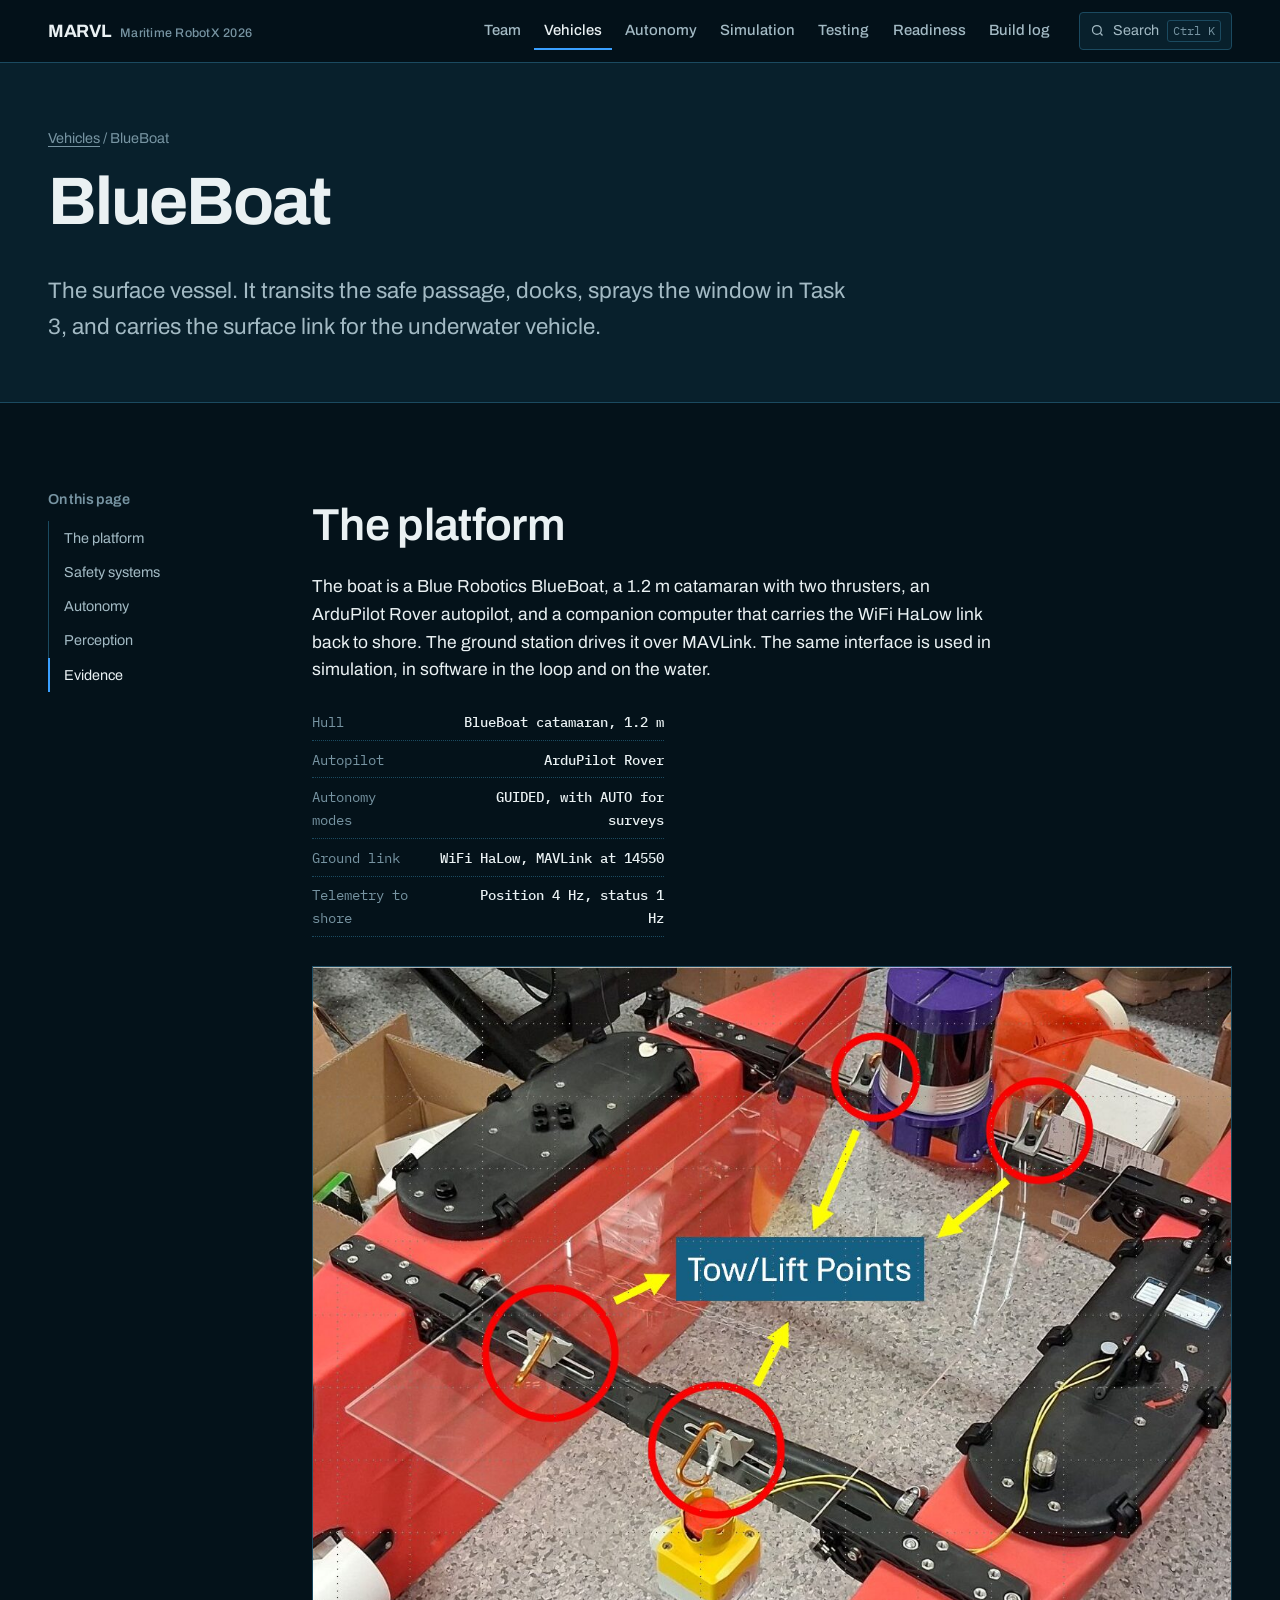
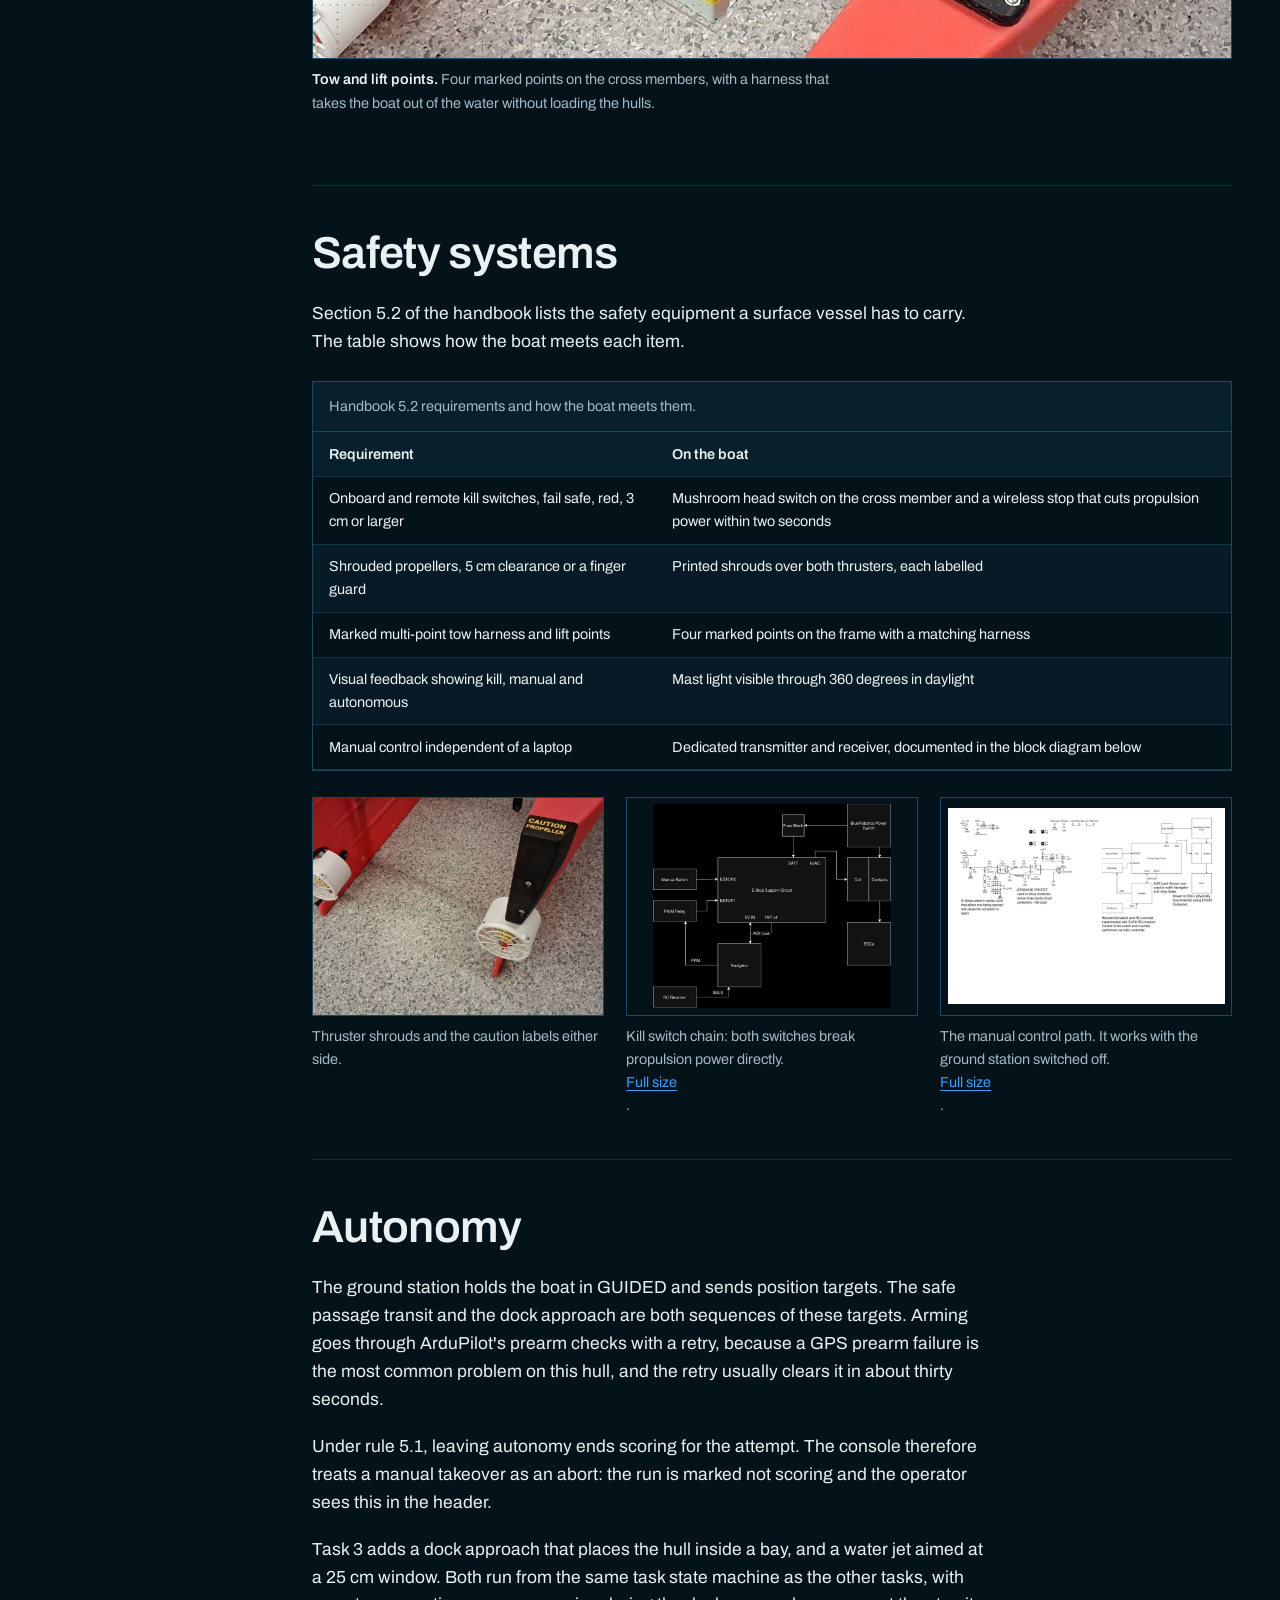
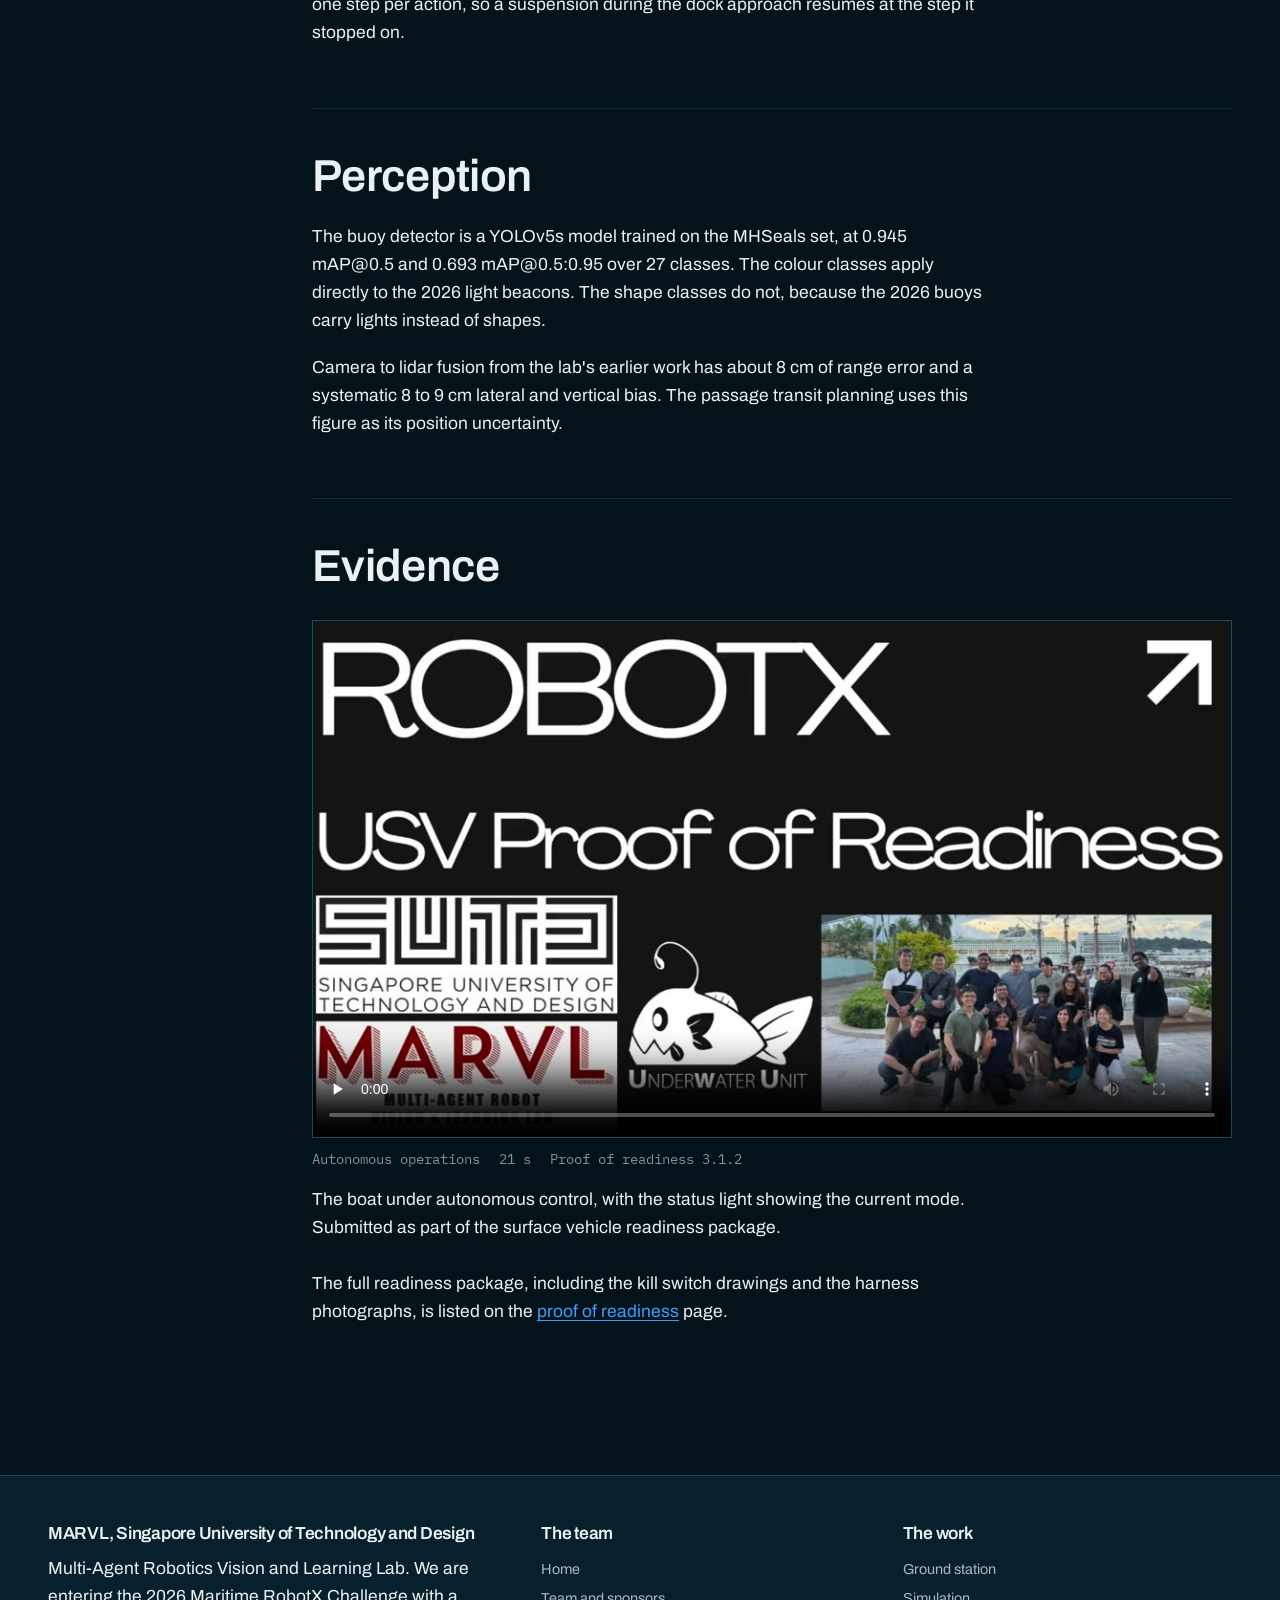
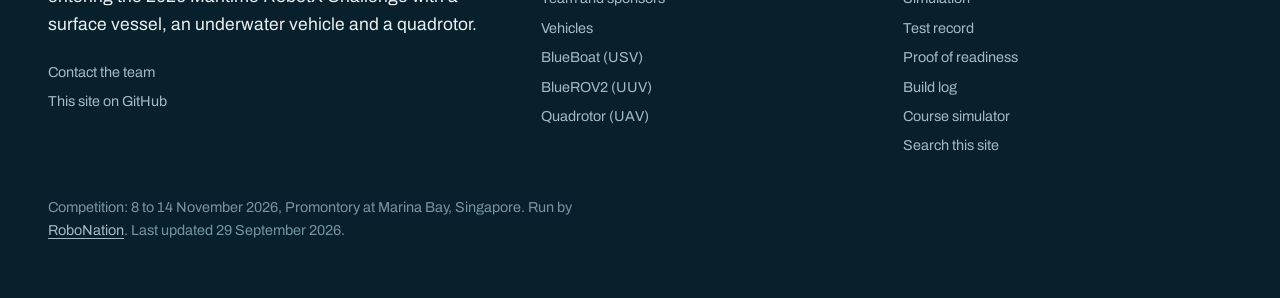
<file: usv.html>
<!DOCTYPE html>
<html lang="en">
<head>
<meta charset="utf-8" />
<meta name="viewport" content="width=device-width, initial-scale=1" />
<title>BlueBoat (USV) | MARVL RobotX 2026</title>
<meta name="description" content="The BlueBoat: platform, safety systems, autonomy and perception for the RobotX 2026 surface tasks." />
<meta property="og:title" content="BlueBoat, the surface vessel | MARVL RobotX 2026" />
<meta property="og:description" content="The BlueBoat: platform, safety systems, autonomy and perception for the RobotX 2026 surface tasks." />
<meta property="og:type" content="website" />
<meta property="og:image" content="assets/img/sim-course.jpg" />
<meta name="theme-color" content="#04121a" />
<link rel="icon" href="assets/img/favicon-32.png" sizes="32x32" type="image/png" />
<link rel="icon" href="assets/img/favicon.svg?v=2" type="image/svg+xml" />
<link rel="apple-touch-icon" href="assets/img/apple-touch-icon.png" />
<link rel="preconnect" href="https://fonts.googleapis.com" />
<link rel="preconnect" href="https://fonts.gstatic.com" crossorigin />
<link href="https://fonts.googleapis.com/css2?family=Archivo:wght@400;500;600;700&family=IBM+Plex+Mono:wght@400;500&display=swap" rel="stylesheet" />
<link rel="stylesheet" href="assets/css/site.css" />
</head>
<body>
<a class="skip" href="#main">Skip to content</a>
<header class="masthead">
  <div class="wrap masthead-in">
    <a class="brand" href="index.html"><b>MARVL</b> <span>Maritime RobotX 2026</span></a>
    <button class="nav-toggle" type="button" aria-expanded="false" aria-controls="site-nav">Menu</button>
    <nav class="site-nav" id="site-nav" aria-label="Main">
      <ul>
        <li><a href="team.html">Team</a></li>
        <li><a href="vehicles.html" aria-current="page">Vehicles</a></li>
        <li><a href="autonomy.html">Autonomy</a></li>
        <li><a href="simulation.html">Simulation</a></li>
        <li><a href="testing.html">Testing</a></li>
        <li><a href="readiness.html">Readiness</a></li>
        <li><a href="log.html">Build log</a></li>
      </ul>
    </nav>
    <button class="search-open" type="button" aria-haspopup="dialog">
      <svg width="15" height="15" viewBox="0 0 24 24" fill="none" stroke="currentColor" stroke-width="2" aria-hidden="true"><circle cx="11" cy="11" r="7"/><path d="m20 20-3.5-3.5"/></svg>
      <span>Search</span><kbd>Ctrl K</kbd>
    </button>
  </div>
</header>
<dialog class="search-dialog" id="search-dialog" aria-label="Search this site">
  <form role="search">
    <label class="skip" for="search-field">Search terms</label>
    <input id="search-field" type="search" placeholder="Search vehicles, tasks, tests, handbook sections" autocomplete="off" />
    <button type="button" onclick="this.closest('dialog').close()">Close</button>
  </form>
  <ul class="results"></ul>
</dialog>
<main id="main">
<div class="page-head">
  <div class="wrap">
      <p class="crumb"><a href="vehicles.html">Vehicles</a> / BlueBoat</p>
      <h1>BlueBoat</h1>
      <p class="lede">The surface vessel. It transits the safe passage, docks, sprays the window in Task 3,
and carries the surface link for the underwater vehicle.</p>
  </div>
</div>

<div class="wrap band">
  <div class="with-index">
  <nav class="soundings" aria-label="On this page">
    <h2>On this page</h2>
    <ol>
      <li><a href="#build">The platform</a></li>
      <li><a href="#safety">Safety systems</a></li>
      <li><a href="#autonomy-usv">Autonomy</a></li>
      <li><a href="#perception-usv">Perception</a></li>
      <li><a href="#evidence-usv">Evidence</a></li>
    </ol>
  </nav>

  <div>
    <section class="section" id="build">
      <h2>The platform</h2>
      <p>The boat is a Blue Robotics BlueBoat, a 1.2 m catamaran with two thrusters, an
      ArduPilot Rover autopilot, and a companion computer that carries the WiFi HaLow
      link back to shore. The ground station drives it over MAVLink. The same interface
      is used in simulation, in software in the loop and on the water.</p>
      <ul class="readout">
        <li><span>Hull</span><b>BlueBoat catamaran, 1.2 m</b></li>
        <li><span>Autopilot</span><b>ArduPilot Rover</b></li>
        <li><span>Autonomy modes</span><b>GUIDED, with AUTO for surveys</b></li>
        <li><span>Ground link</span><b>WiFi HaLow, MAVLink at 14550</b></li>
        <li><span>Telemetry to shore</span><b>Position 4 Hz, status 1 Hz</b></li>
      </ul>
      <figure>
        <img src="assets/img/usv-tow-lift-points.jpg" alt="Annotated photograph of the BlueBoat frame with four tow and lift points circled." loading="lazy" width="1254" height="944" />
        <figcaption><b>Tow and lift points.</b> Four marked points on the cross members,
        with a harness that takes the boat out of the water without loading the hulls.</figcaption>
      </figure>
    </section>

    <section class="section" id="safety">
      <h2>Safety systems</h2>
      <p>Section 5.2 of the handbook lists the safety equipment a surface vessel has to
      carry. The table shows how the boat meets each item.</p>
      <div class="table-scroll">
        <table>
          <caption>Handbook 5.2 requirements and how the boat meets them.</caption>
          <thead><tr><th scope="col">Requirement</th><th scope="col">On the boat</th></tr></thead>
          <tbody>
            <tr><td>Onboard and remote kill switches, fail safe, red, 3 cm or larger</td><td>Mushroom head switch on the cross member and a wireless stop that cuts propulsion power within two seconds</td></tr>
            <tr><td>Shrouded propellers, 5 cm clearance or a finger guard</td><td>Printed shrouds over both thrusters, each labelled</td></tr>
            <tr><td>Marked multi-point tow harness and lift points</td><td>Four marked points on the frame with a matching harness</td></tr>
            <tr><td>Visual feedback showing kill, manual and autonomous</td><td>Mast light visible through 360 degrees in daylight</td></tr>
            <tr><td>Manual control independent of a laptop</td><td>Dedicated transmitter and receiver, documented in the block diagram below</td></tr>
          </tbody>
        </table>
      </div>
      <div class="media-grid">
        <figure>
          <img src="assets/img/usv-propeller-shrouds.jpg" alt="Two thrusters with white printed shrouds, one labelled caution propeller." loading="lazy" width="1280" height="720" />
          <figcaption>Thruster shrouds and the caution labels either side.</figcaption>
        </figure>
        <figure>
          <a href="assets/img/usv-kill-switch.jpg"><img class="diagram" src="assets/img/usv-kill-switch.jpg" alt="Functional diagram of the kill switch circuit on the boat." loading="lazy" width="1280" height="720" /></a>
          <figcaption>Kill switch chain: both switches break propulsion power directly.
          <a href="assets/img/usv-kill-switch.jpg">Full size</a>.</figcaption>
        </figure>
        <figure>
          <a href="assets/img/usv-rc-block-diagram.jpg"><img class="diagram" src="assets/img/usv-rc-block-diagram.jpg" alt="Block diagram of the radio control path on the boat." loading="lazy" width="1275" height="1650" /></a>
          <figcaption>The manual control path. It works with the ground station switched
          off. <a href="assets/img/usv-rc-block-diagram.jpg">Full size</a>.</figcaption>
        </figure>
      </div>
    </section>

    <section class="section" id="autonomy-usv">
      <h2>Autonomy</h2>
      <p>The ground station holds the boat in GUIDED and sends position targets. The safe
      passage transit and the dock approach are both sequences of these targets. Arming
      goes through ArduPilot's prearm checks with a retry, because a GPS prearm failure
      is the most common problem on this hull, and the retry usually clears it in about
      thirty seconds.</p>
      <p>Under rule 5.1, leaving autonomy ends scoring for the attempt. The console
      therefore treats a manual takeover as an abort: the run is marked not scoring and
      the operator sees this in the header.</p>
      <p>Task 3 adds a dock approach that places the hull inside a bay, and a water jet
      aimed at a 25 cm window. Both run from the same task state machine as the other
      tasks, with one step per action, so a suspension during the dock approach resumes
      at the step it stopped on.</p>
    </section>

    <section class="section" id="perception-usv">
      <h2>Perception</h2>
      <p>The buoy detector is a YOLOv5s model trained on the MHSeals set, at 0.945
      mAP@0.5 and 0.693 mAP@0.5:0.95 over 27 classes. The colour classes apply directly
      to the 2026 light beacons. The shape classes do not, because the 2026 buoys carry
      lights instead of shapes.</p>
      <p>Camera to lidar fusion from the lab's earlier work has about 8 cm of range error
      and a systematic 8 to 9 cm lateral and vertical bias. The passage transit planning
      uses this figure as its position uncertainty.</p>
    </section>

    <section class="section" id="evidence-usv">
      <h2>Evidence</h2>
      <div class="video-block">
        <video controls preload="none" poster="assets/img/usv-autonomous-run-poster.jpg">
          <source src="assets/video/usv-autonomous-run.mp4" type="video/mp4" />
          Your browser cannot play this video. <a href="assets/video/usv-autonomous-run.mp4">Download it instead</a>.
        </video>
        <p class="video-meta"><span>Autonomous operations</span><span>21 s</span><span>Proof of readiness 3.1.2</span></p>
        <p>The boat under autonomous control, with the status light showing the current
        mode. Submitted as part of the surface vehicle readiness package.</p>
      </div>
      <p>The full readiness package, including the kill switch drawings and the harness
      photographs, is listed on the <a href="readiness.html#usv">proof of readiness</a>
      page.</p>
    </section>
  </div>
  </div>
</div>
</main>
<footer class="site-foot">
  <div class="wrap foot-grid">
    <div>
      <h2>MARVL, Singapore University of Technology and Design</h2>
      <p>Multi-Agent Robotics Vision and Learning Lab. We are entering the 2026
      Maritime RobotX Challenge with a surface vessel, an underwater vehicle and
      a quadrotor.</p>
      <ul>
        <li><a href="team.html#contact">Contact the team</a></li>
        <li><a href="https://github.com/MARVL-Research-Lab/robotx2026">This site on GitHub</a></li>
      </ul>
    </div>
    <div>
      <h2>The team</h2>
      <ul>
        <li><a href="index.html">Home</a></li>
        <li><a href="team.html">Team and sponsors</a></li>
        <li><a href="vehicles.html">Vehicles</a></li>
        <li><a href="usv.html">BlueBoat (USV)</a></li>
        <li><a href="uuv.html">BlueROV2 (UUV)</a></li>
        <li><a href="uav.html">Quadrotor (UAV)</a></li>
      </ul>
    </div>
    <div>
      <h2>The work</h2>
      <ul>
        <li><a href="autonomy.html">Ground station</a></li>
        <li><a href="simulation.html">Simulation</a></li>
        <li><a href="testing.html">Test record</a></li>
        <li><a href="readiness.html">Proof of readiness</a></li>
        <li><a href="log.html">Build log</a></li>
        <li><a href="sim/">Course simulator</a></li>
        <li><a href="search.html">Search this site</a></li>
      </ul>
    </div>
  </div>
  <div class="wrap">
    <p class="fine">Competition: 8 to 14 November 2026, Promontory at Marina Bay, Singapore.
    Run by <a href="https://robotx.org">RoboNation</a>. Last updated 29 September 2026.</p>
  </div>
</footer>
<script src="assets/js/site.js"></script>
</body>
</html>
</file>
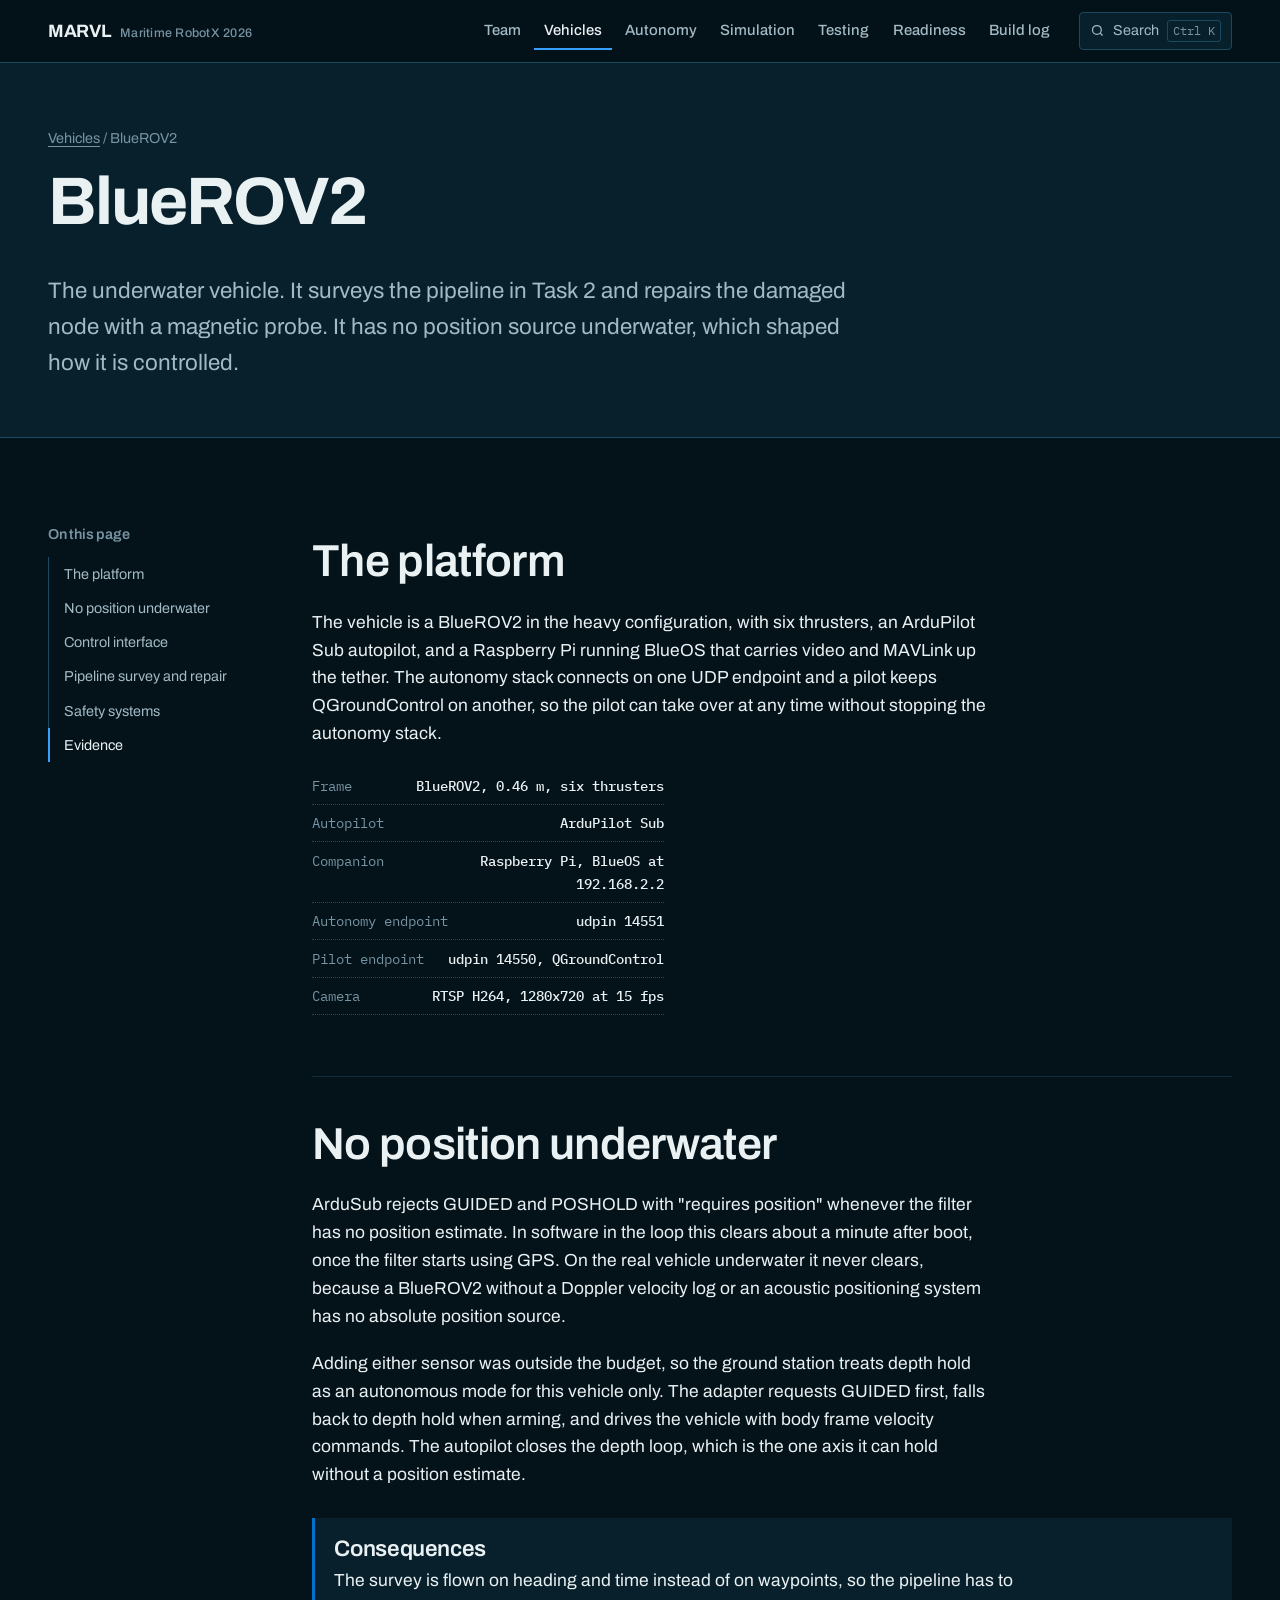
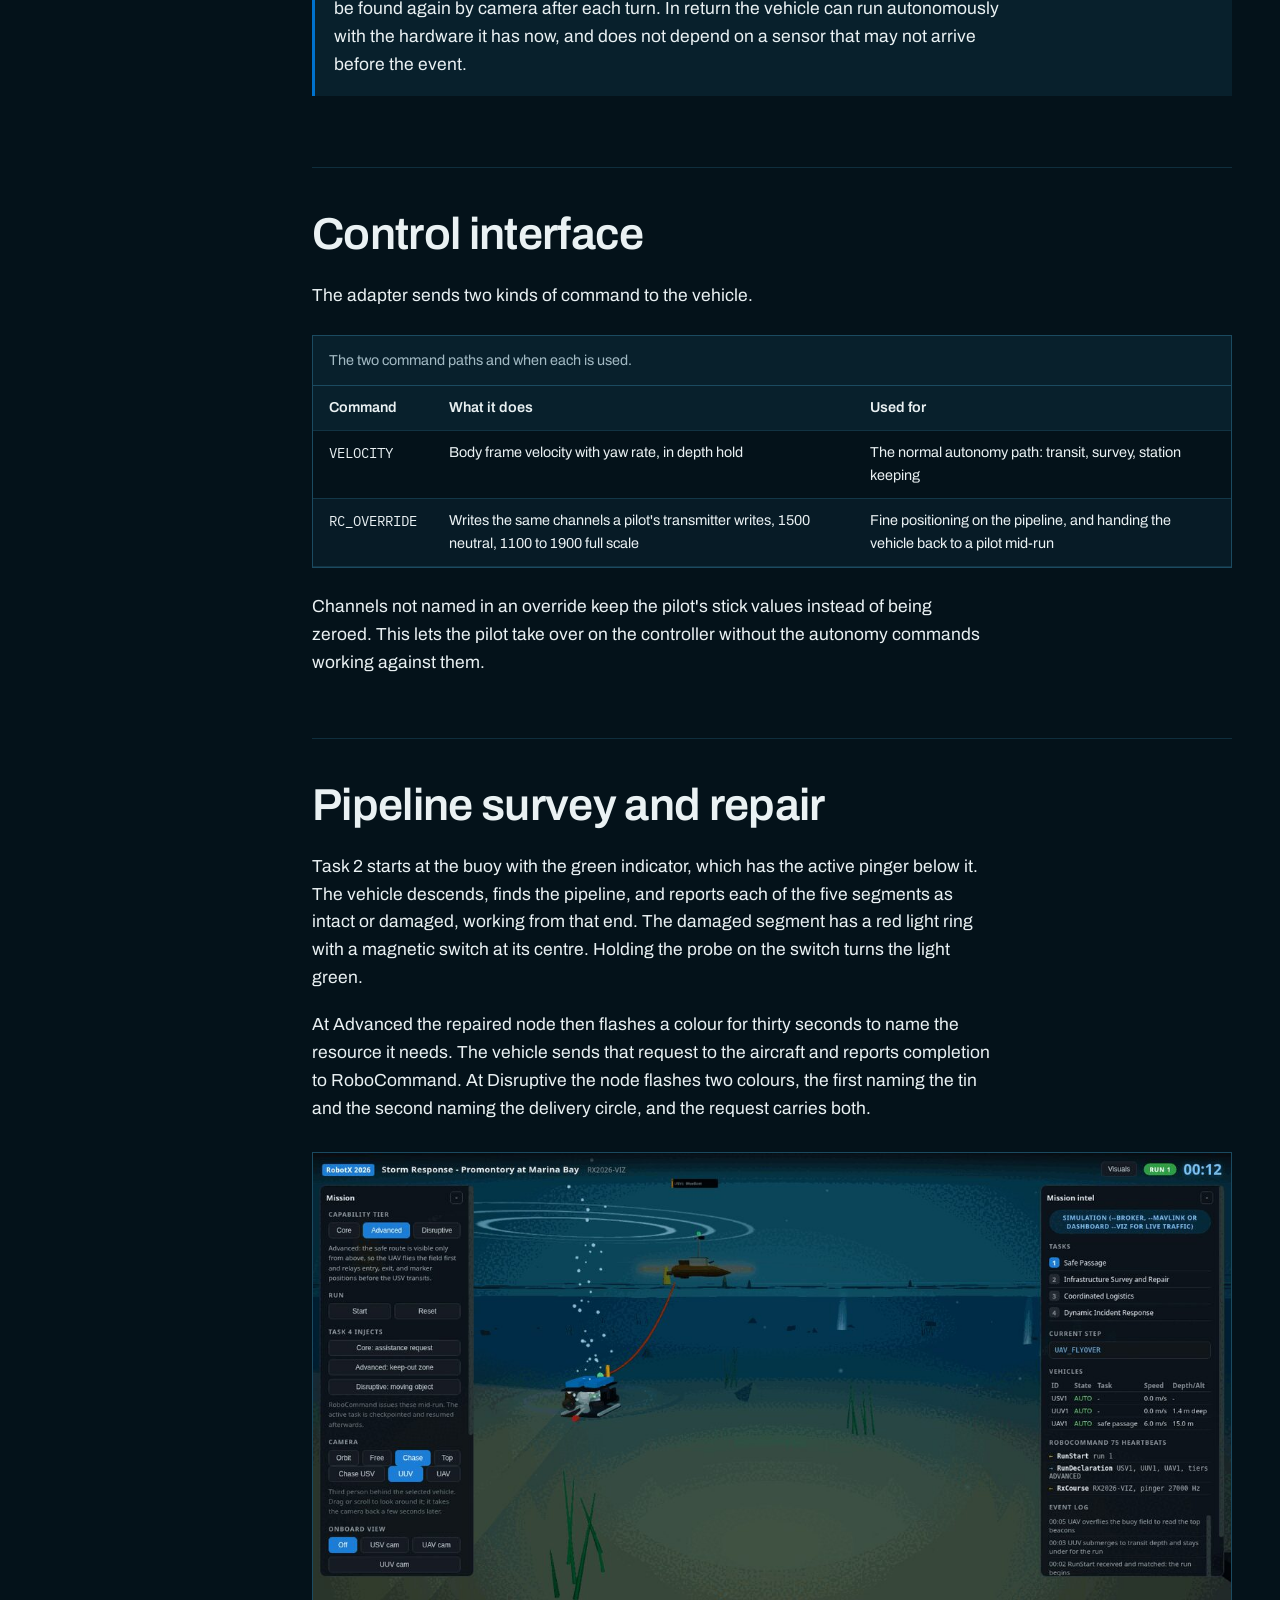
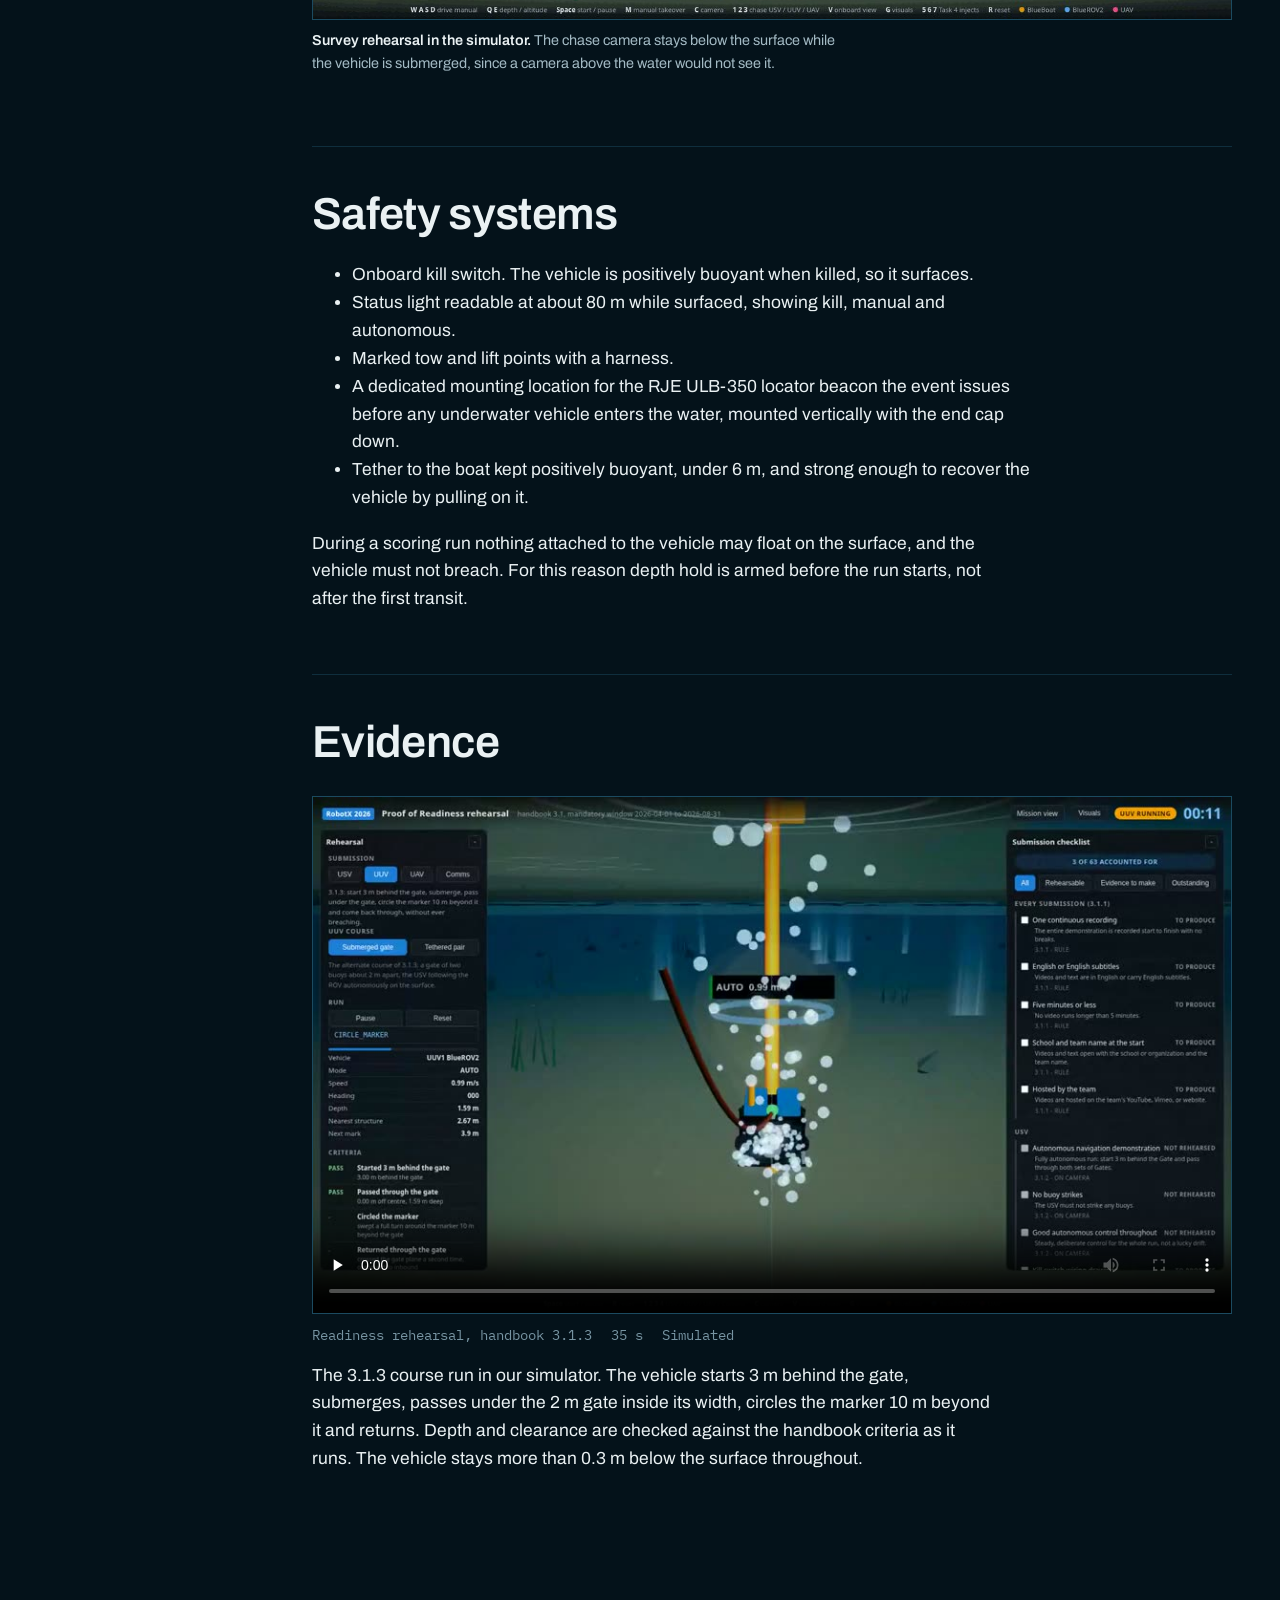
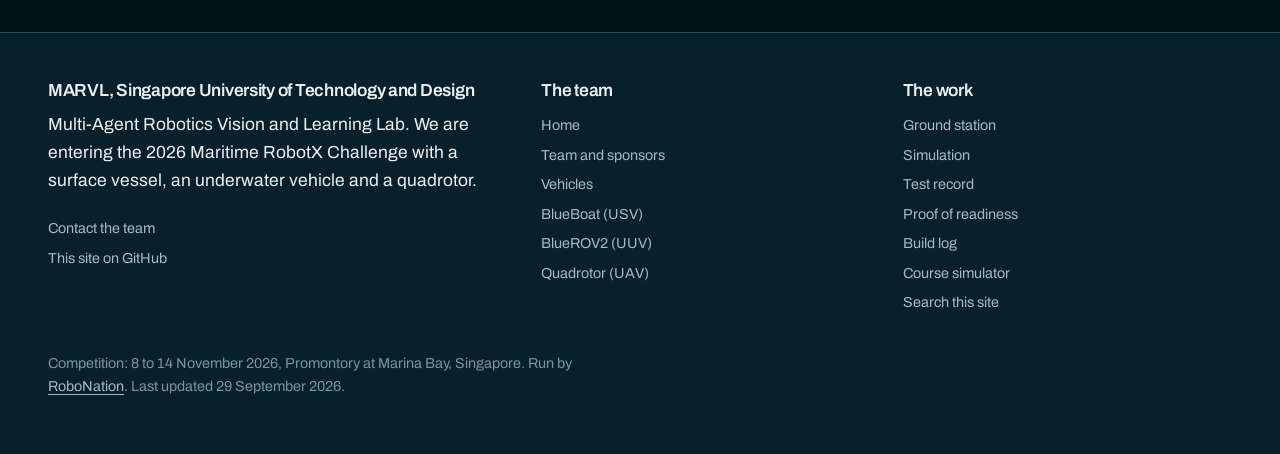
<file: uuv.html>
<!DOCTYPE html>
<html lang="en">
<head>
<meta charset="utf-8" />
<meta name="viewport" content="width=device-width, initial-scale=1" />
<title>BlueROV2 (UUV) | MARVL RobotX 2026</title>
<meta name="description" content="The BlueROV2: platform, depth hold autonomy without a position source, control interface, pipeline survey and repair, and safety systems." />
<meta property="og:title" content="BlueROV2, the underwater vehicle | MARVL RobotX 2026" />
<meta property="og:description" content="The BlueROV2: platform, depth hold autonomy without a position source, control interface, pipeline survey and repair, and safety systems." />
<meta property="og:type" content="website" />
<meta property="og:image" content="assets/img/sim-course.jpg" />
<meta name="theme-color" content="#04121a" />
<link rel="icon" href="assets/img/favicon-32.png" sizes="32x32" type="image/png" />
<link rel="icon" href="assets/img/favicon.svg?v=2" type="image/svg+xml" />
<link rel="apple-touch-icon" href="assets/img/apple-touch-icon.png" />
<link rel="preconnect" href="https://fonts.googleapis.com" />
<link rel="preconnect" href="https://fonts.gstatic.com" crossorigin />
<link href="https://fonts.googleapis.com/css2?family=Archivo:wght@400;500;600;700&family=IBM+Plex+Mono:wght@400;500&display=swap" rel="stylesheet" />
<link rel="stylesheet" href="assets/css/site.css" />
</head>
<body>
<a class="skip" href="#main">Skip to content</a>
<header class="masthead">
  <div class="wrap masthead-in">
    <a class="brand" href="index.html"><b>MARVL</b> <span>Maritime RobotX 2026</span></a>
    <button class="nav-toggle" type="button" aria-expanded="false" aria-controls="site-nav">Menu</button>
    <nav class="site-nav" id="site-nav" aria-label="Main">
      <ul>
        <li><a href="team.html">Team</a></li>
        <li><a href="vehicles.html" aria-current="page">Vehicles</a></li>
        <li><a href="autonomy.html">Autonomy</a></li>
        <li><a href="simulation.html">Simulation</a></li>
        <li><a href="testing.html">Testing</a></li>
        <li><a href="readiness.html">Readiness</a></li>
        <li><a href="log.html">Build log</a></li>
      </ul>
    </nav>
    <button class="search-open" type="button" aria-haspopup="dialog">
      <svg width="15" height="15" viewBox="0 0 24 24" fill="none" stroke="currentColor" stroke-width="2" aria-hidden="true"><circle cx="11" cy="11" r="7"/><path d="m20 20-3.5-3.5"/></svg>
      <span>Search</span><kbd>Ctrl K</kbd>
    </button>
  </div>
</header>
<dialog class="search-dialog" id="search-dialog" aria-label="Search this site">
  <form role="search">
    <label class="skip" for="search-field">Search terms</label>
    <input id="search-field" type="search" placeholder="Search vehicles, tasks, tests, handbook sections" autocomplete="off" />
    <button type="button" onclick="this.closest('dialog').close()">Close</button>
  </form>
  <ul class="results"></ul>
</dialog>
<main id="main">
<div class="page-head">
  <div class="wrap">
      <p class="crumb"><a href="vehicles.html">Vehicles</a> / BlueROV2</p>
      <h1>BlueROV2</h1>
      <p class="lede">The underwater vehicle. It surveys the pipeline in Task 2 and repairs the damaged
node with a magnetic probe. It has no position source underwater, which shaped how it
is controlled.</p>
  </div>
</div>

<div class="wrap band">
  <div class="with-index">
  <nav class="soundings" aria-label="On this page">
    <h2>On this page</h2>
    <ol>
      <li><a href="#build-uuv">The platform</a></li>
      <li><a href="#position">No position underwater</a></li>
      <li><a href="#control">Control interface</a></li>
      <li><a href="#survey">Pipeline survey and repair</a></li>
      <li><a href="#safety-uuv">Safety systems</a></li>
      <li><a href="#evidence-uuv">Evidence</a></li>
    </ol>
  </nav>

  <div>
    <section class="section" id="build-uuv">
      <h2>The platform</h2>
      <p>The vehicle is a BlueROV2 in the heavy configuration, with six thrusters, an
      ArduPilot Sub autopilot, and a Raspberry Pi running BlueOS that carries video and
      MAVLink up the tether. The autonomy stack connects on one UDP endpoint and a pilot
      keeps QGroundControl on another, so the pilot can take over at any time without
      stopping the autonomy stack.</p>
      <ul class="readout">
        <li><span>Frame</span><b>BlueROV2, 0.46 m, six thrusters</b></li>
        <li><span>Autopilot</span><b>ArduPilot Sub</b></li>
        <li><span>Companion</span><b>Raspberry Pi, BlueOS at 192.168.2.2</b></li>
        <li><span>Autonomy endpoint</span><b>udpin 14551</b></li>
        <li><span>Pilot endpoint</span><b>udpin 14550, QGroundControl</b></li>
        <li><span>Camera</span><b>RTSP H264, 1280x720 at 15 fps</b></li>
      </ul>
    </section>

    <section class="section" id="position">
      <h2>No position underwater</h2>
      <p>ArduSub rejects GUIDED and POSHOLD with "requires position" whenever the filter
      has no position estimate. In software in the loop this clears about a minute after
      boot, once the filter starts using GPS. On the real vehicle underwater it never
      clears, because a BlueROV2 without a Doppler velocity log or an acoustic
      positioning system has no absolute position source.</p>
      <p>Adding either sensor was outside the budget, so the ground station treats depth
      hold as an autonomous mode for this vehicle only. The adapter requests GUIDED
      first, falls back to depth hold when arming, and drives the vehicle with body frame
      velocity commands. The autopilot closes the depth loop, which is the one axis it
      can hold without a position estimate.</p>
      <div class="note">
        <h3>Consequences</h3>
        <p>The survey is flown on heading and time instead of on waypoints, so the
        pipeline has to be found again by camera after each turn. In return the vehicle
        can run autonomously with the hardware it has now, and does not depend on a
        sensor that may not arrive before the event.</p>
      </div>
    </section>

    <section class="section" id="control">
      <h2>Control interface</h2>
      <p>The adapter sends two kinds of command to the vehicle.</p>
      <div class="table-scroll">
        <table>
          <caption>The two command paths and when each is used.</caption>
          <thead><tr><th scope="col">Command</th><th scope="col">What it does</th><th scope="col">Used for</th></tr></thead>
          <tbody>
            <tr><td class="num">VELOCITY</td><td>Body frame velocity with yaw rate, in depth hold</td><td>The normal autonomy path: transit, survey, station keeping</td></tr>
            <tr><td class="num">RC_OVERRIDE</td><td>Writes the same channels a pilot's transmitter writes, 1500 neutral, 1100 to 1900 full scale</td><td>Fine positioning on the pipeline, and handing the vehicle back to a pilot mid-run</td></tr>
          </tbody>
        </table>
      </div>
      <p>Channels not named in an override keep the pilot's stick values instead of being
      zeroed. This lets the pilot take over on the controller without the autonomy
      commands working against them.</p>
    </section>

    <section class="section" id="survey">
      <h2>Pipeline survey and repair</h2>
      <p>Task 2 starts at the buoy with the green indicator, which has the active pinger
      below it. The vehicle descends, finds the pipeline, and reports each of the five
      segments as intact or damaged, working from that end. The damaged segment has a red
      light ring with a magnetic switch at its centre. Holding the probe on the switch
      turns the light green.</p>
      <p>At Advanced the repaired node then flashes a colour for thirty seconds to name
      the resource it needs. The vehicle sends that request to the aircraft and reports
      completion to RoboCommand. At Disruptive the node flashes two colours, the first
      naming the tin and the second naming the delivery circle, and the request carries
      both.</p>
      <figure>
        <img src="assets/img/sim-chase-uuv.jpg" alt="Simulator view behind the ROV underwater, lamps lighting the seabed, tether rising to the boat." loading="lazy" width="1280" height="650" />
        <figcaption><b>Survey rehearsal in the simulator.</b> The chase camera stays below
        the surface while the vehicle is submerged, since a camera above the water would
        not see it.</figcaption>
      </figure>
    </section>

    <section class="section" id="safety-uuv">
      <h2>Safety systems</h2>
      <ul>
        <li>Onboard kill switch. The vehicle is positively buoyant when killed, so it
        surfaces.</li>
        <li>Status light readable at about 80 m while surfaced, showing kill, manual and
        autonomous.</li>
        <li>Marked tow and lift points with a harness.</li>
        <li>A dedicated mounting location for the RJE ULB-350 locator beacon the event
        issues before any underwater vehicle enters the water, mounted vertically with
        the end cap down.</li>
        <li>Tether to the boat kept positively buoyant, under 6 m, and strong enough to
        recover the vehicle by pulling on it.</li>
      </ul>
      <p>During a scoring run nothing attached to the vehicle may float on the surface,
      and the vehicle must not breach. For this reason depth hold is armed before the run
      starts, not after the first transit.</p>
    </section>

    <section class="section" id="evidence-uuv">
      <h2>Evidence</h2>
      <div class="video-block">
        <video controls preload="none" poster="assets/img/sim-por-uuv-poster.jpg">
          <source src="assets/video/sim-por-uuv.mp4" type="video/mp4" />
          Your browser cannot play this video. <a href="assets/video/sim-por-uuv.mp4">Download it instead</a>.
        </video>
        <p class="video-meta"><span>Readiness rehearsal, handbook 3.1.3</span><span>35 s</span><span>Simulated</span></p>
        <p>The 3.1.3 course run in our simulator. The vehicle starts 3 m behind the gate,
        submerges, passes under the 2 m gate inside its width, circles the marker 10 m
        beyond it and returns. Depth and clearance are checked against the handbook
        criteria as it runs. The vehicle stays more than 0.3 m below the surface
        throughout.</p>
      </div>
    </section>
  </div>
  </div>
</div>
</main>
<footer class="site-foot">
  <div class="wrap foot-grid">
    <div>
      <h2>MARVL, Singapore University of Technology and Design</h2>
      <p>Multi-Agent Robotics Vision and Learning Lab. We are entering the 2026
      Maritime RobotX Challenge with a surface vessel, an underwater vehicle and
      a quadrotor.</p>
      <ul>
        <li><a href="team.html#contact">Contact the team</a></li>
        <li><a href="https://github.com/MARVL-Research-Lab/robotx2026">This site on GitHub</a></li>
      </ul>
    </div>
    <div>
      <h2>The team</h2>
      <ul>
        <li><a href="index.html">Home</a></li>
        <li><a href="team.html">Team and sponsors</a></li>
        <li><a href="vehicles.html">Vehicles</a></li>
        <li><a href="usv.html">BlueBoat (USV)</a></li>
        <li><a href="uuv.html">BlueROV2 (UUV)</a></li>
        <li><a href="uav.html">Quadrotor (UAV)</a></li>
      </ul>
    </div>
    <div>
      <h2>The work</h2>
      <ul>
        <li><a href="autonomy.html">Ground station</a></li>
        <li><a href="simulation.html">Simulation</a></li>
        <li><a href="testing.html">Test record</a></li>
        <li><a href="readiness.html">Proof of readiness</a></li>
        <li><a href="log.html">Build log</a></li>
        <li><a href="sim/">Course simulator</a></li>
        <li><a href="search.html">Search this site</a></li>
      </ul>
    </div>
  </div>
  <div class="wrap">
    <p class="fine">Competition: 8 to 14 November 2026, Promontory at Marina Bay, Singapore.
    Run by <a href="https://robotx.org">RoboNation</a>. Last updated 29 September 2026.</p>
  </div>
</footer>
<script src="assets/js/site.js"></script>
</body>
</html>
</file>
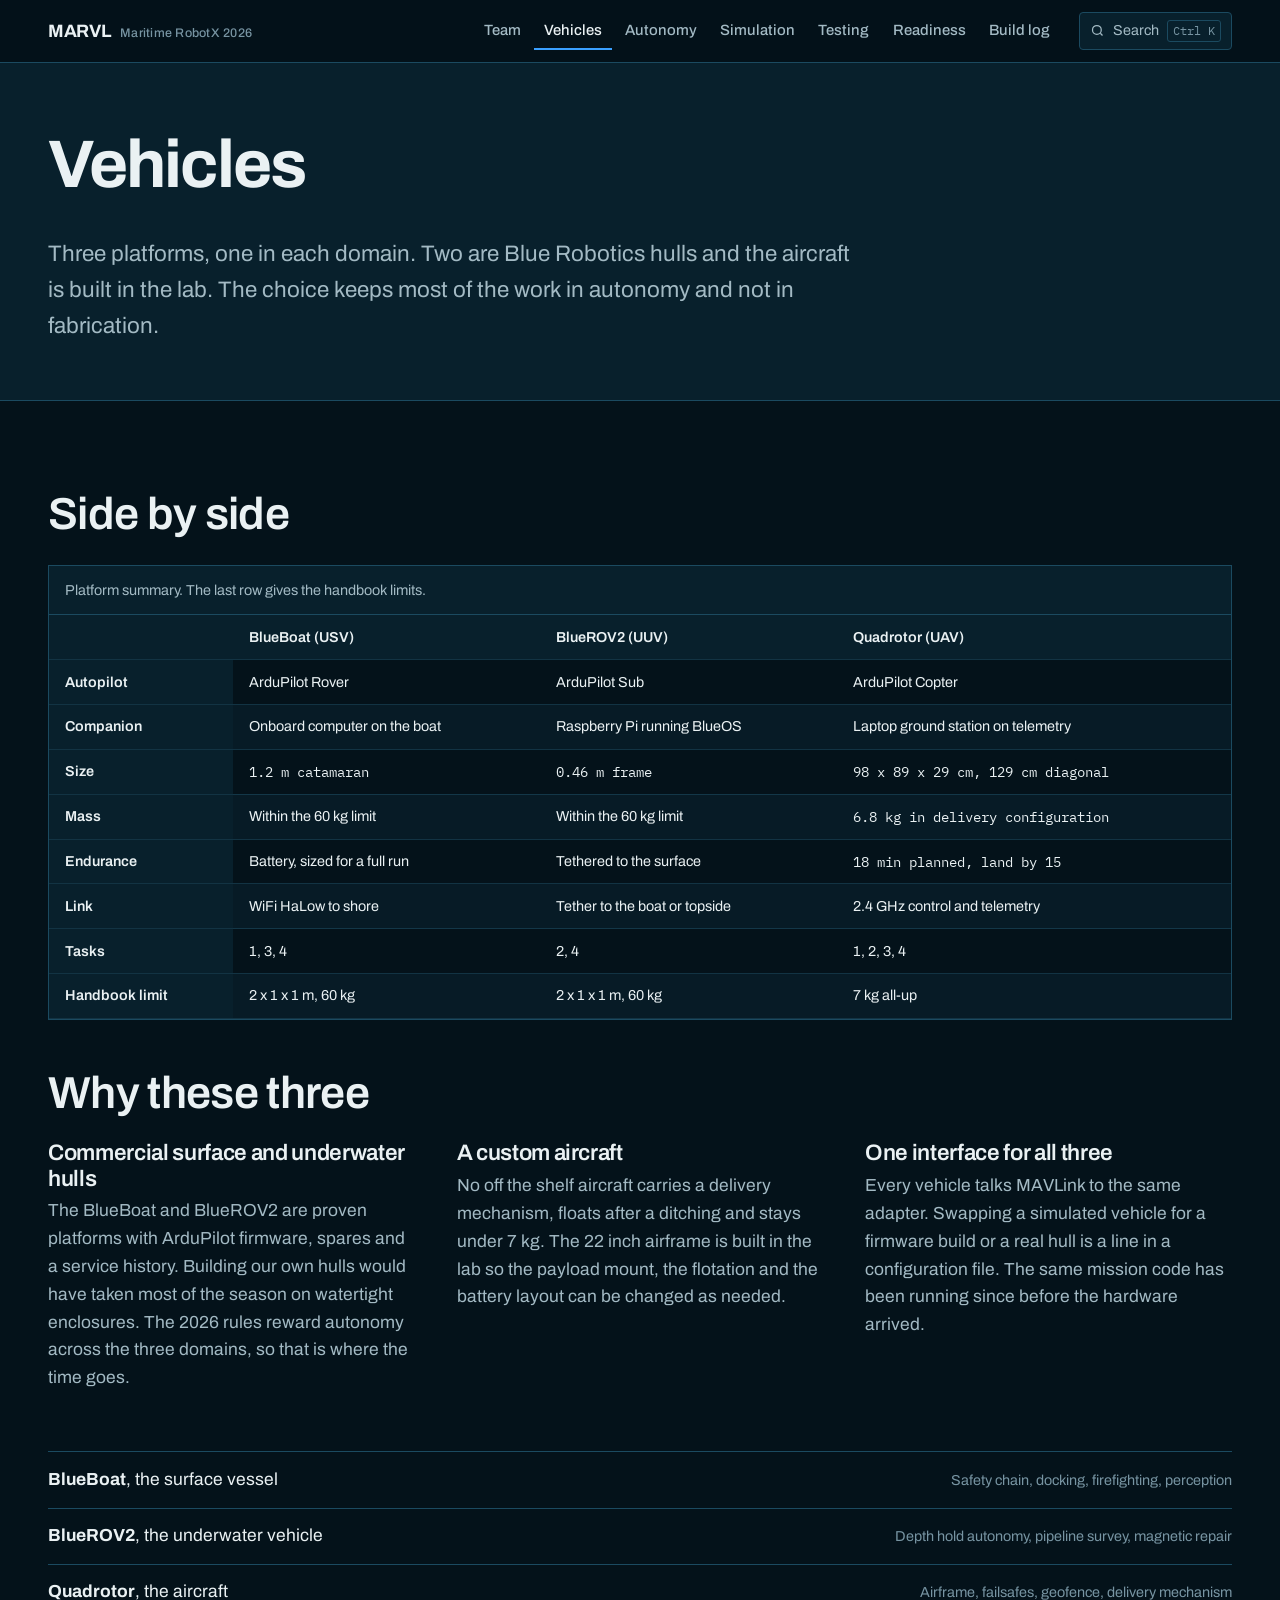
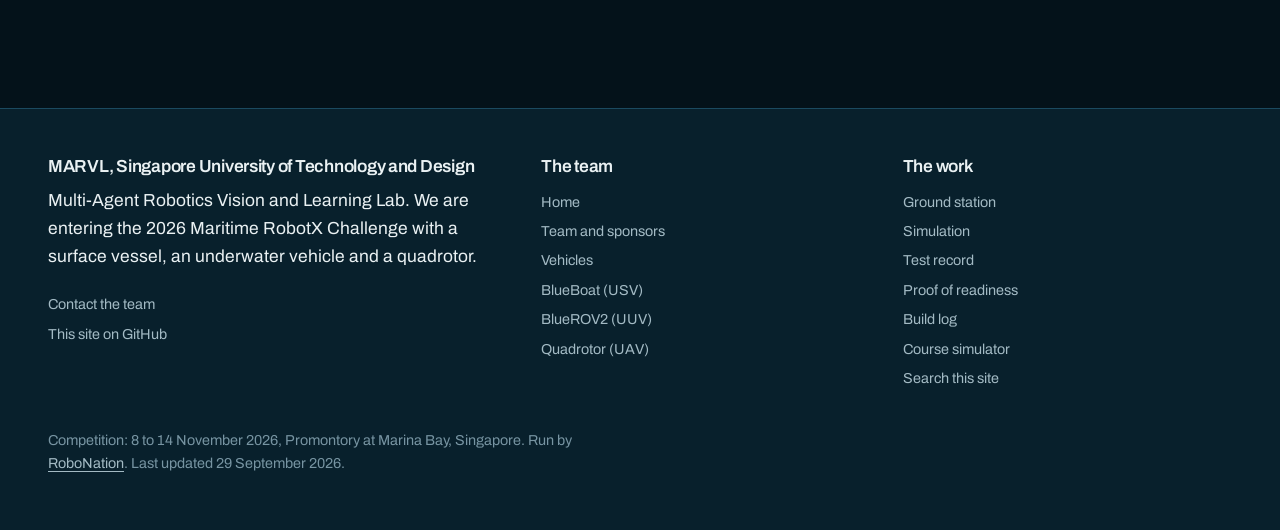
<file: vehicles.html>
<!DOCTYPE html>
<html lang="en">
<head>
<meta charset="utf-8" />
<meta name="viewport" content="width=device-width, initial-scale=1" />
<title>Vehicles | MARVL RobotX 2026</title>
<meta name="description" content="BlueBoat, BlueROV2 and a lab-built quadrotor: what each one does and why we chose it." />
<meta property="og:title" content="Vehicles | MARVL RobotX 2026" />
<meta property="og:description" content="BlueBoat, BlueROV2 and a lab-built quadrotor: what each one does and why we chose it." />
<meta property="og:type" content="website" />
<meta property="og:image" content="assets/img/sim-course.jpg" />
<meta name="theme-color" content="#04121a" />
<link rel="icon" href="assets/img/favicon-32.png" sizes="32x32" type="image/png" />
<link rel="icon" href="assets/img/favicon.svg?v=2" type="image/svg+xml" />
<link rel="apple-touch-icon" href="assets/img/apple-touch-icon.png" />
<link rel="preconnect" href="https://fonts.googleapis.com" />
<link rel="preconnect" href="https://fonts.gstatic.com" crossorigin />
<link href="https://fonts.googleapis.com/css2?family=Archivo:wght@400;500;600;700&family=IBM+Plex+Mono:wght@400;500&display=swap" rel="stylesheet" />
<link rel="stylesheet" href="assets/css/site.css" />
</head>
<body>
<a class="skip" href="#main">Skip to content</a>
<header class="masthead">
  <div class="wrap masthead-in">
    <a class="brand" href="index.html"><b>MARVL</b> <span>Maritime RobotX 2026</span></a>
    <button class="nav-toggle" type="button" aria-expanded="false" aria-controls="site-nav">Menu</button>
    <nav class="site-nav" id="site-nav" aria-label="Main">
      <ul>
        <li><a href="team.html">Team</a></li>
        <li><a href="vehicles.html" aria-current="page">Vehicles</a></li>
        <li><a href="autonomy.html">Autonomy</a></li>
        <li><a href="simulation.html">Simulation</a></li>
        <li><a href="testing.html">Testing</a></li>
        <li><a href="readiness.html">Readiness</a></li>
        <li><a href="log.html">Build log</a></li>
      </ul>
    </nav>
    <button class="search-open" type="button" aria-haspopup="dialog">
      <svg width="15" height="15" viewBox="0 0 24 24" fill="none" stroke="currentColor" stroke-width="2" aria-hidden="true"><circle cx="11" cy="11" r="7"/><path d="m20 20-3.5-3.5"/></svg>
      <span>Search</span><kbd>Ctrl K</kbd>
    </button>
  </div>
</header>
<dialog class="search-dialog" id="search-dialog" aria-label="Search this site">
  <form role="search">
    <label class="skip" for="search-field">Search terms</label>
    <input id="search-field" type="search" placeholder="Search vehicles, tasks, tests, handbook sections" autocomplete="off" />
    <button type="button" onclick="this.closest('dialog').close()">Close</button>
  </form>
  <ul class="results"></ul>
</dialog>
<main id="main">
<div class="page-head">
  <div class="wrap">
      <h1>Vehicles</h1>
      <p class="lede">Three platforms, one in each domain. Two are Blue Robotics
hulls and the aircraft is built in the lab. The choice keeps most of the work in
autonomy and not in fabrication.</p>
  </div>
</div>

<div class="wrap band">
  <h2>Side by side</h2>
  <div class="table-scroll">
    <table>
      <caption>Platform summary. The last row gives the handbook limits.</caption>
      <thead>
        <tr><th scope="col">&nbsp;</th><th scope="col">BlueBoat (USV)</th><th scope="col">BlueROV2 (UUV)</th><th scope="col">Quadrotor (UAV)</th></tr>
      </thead>
      <tbody>
        <tr><th scope="row">Autopilot</th><td>ArduPilot Rover</td><td>ArduPilot Sub</td><td>ArduPilot Copter</td></tr>
        <tr><th scope="row">Companion</th><td>Onboard computer on the boat</td><td>Raspberry Pi running BlueOS</td><td>Laptop ground station on telemetry</td></tr>
        <tr><th scope="row">Size</th><td class="num">1.2 m catamaran</td><td class="num">0.46 m frame</td><td class="num">98 x 89 x 29 cm, 129 cm diagonal</td></tr>
        <tr><th scope="row">Mass</th><td>Within the 60 kg limit</td><td>Within the 60 kg limit</td><td class="num">6.8 kg in delivery configuration</td></tr>
        <tr><th scope="row">Endurance</th><td>Battery, sized for a full run</td><td>Tethered to the surface</td><td class="num">18 min planned, land by 15</td></tr>
        <tr><th scope="row">Link</th><td>WiFi HaLow to shore</td><td>Tether to the boat or topside</td><td>2.4 GHz control and telemetry</td></tr>
        <tr><th scope="row">Tasks</th><td>1, 3, 4</td><td>2, 4</td><td>1, 2, 3, 4</td></tr>
        <tr><th scope="row">Handbook limit</th><td>2 x 1 x 1 m, 60 kg</td><td>2 x 1 x 1 m, 60 kg</td><td>7 kg all-up</td></tr>
      </tbody>
    </table>
  </div>

  <h2 style="margin-top:3rem">Why these three</h2>
  <div class="cols">
    <div>
      <h3>Commercial surface and underwater hulls</h3>
      <p>The BlueBoat and BlueROV2 are proven platforms with ArduPilot firmware, spares
      and a service history. Building our own hulls would have taken most of the season
      on watertight enclosures. The 2026 rules reward autonomy across the three domains,
      so that is where the time goes.</p>
    </div>
    <div>
      <h3>A custom aircraft</h3>
      <p>No off the shelf aircraft carries a delivery mechanism, floats after a ditching
      and stays under 7 kg. The 22 inch airframe is built in the lab so the payload
      mount, the flotation and the battery layout can be changed as needed.</p>
    </div>
    <div>
      <h3>One interface for all three</h3>
      <p>Every vehicle talks MAVLink to the same adapter. Swapping a simulated vehicle
      for a firmware build or a real hull is a line in a configuration file. The same
      mission code has been running since before the hardware arrived.</p>
    </div>
  </div>

  <ul class="linklist" style="margin-top:2.5rem">
    <li><a href="usv.html"><span><strong>BlueBoat</strong>, the surface vessel</span><small>Safety chain, docking, firefighting, perception</small></a></li>
    <li><a href="uuv.html"><span><strong>BlueROV2</strong>, the underwater vehicle</span><small>Depth hold autonomy, pipeline survey, magnetic repair</small></a></li>
    <li><a href="uav.html"><span><strong>Quadrotor</strong>, the aircraft</span><small>Airframe, failsafes, geofence, delivery mechanism</small></a></li>
  </ul>
</div>
</main>
<footer class="site-foot">
  <div class="wrap foot-grid">
    <div>
      <h2>MARVL, Singapore University of Technology and Design</h2>
      <p>Multi-Agent Robotics Vision and Learning Lab. We are entering the 2026
      Maritime RobotX Challenge with a surface vessel, an underwater vehicle and
      a quadrotor.</p>
      <ul>
        <li><a href="team.html#contact">Contact the team</a></li>
        <li><a href="https://github.com/MARVL-Research-Lab/robotx2026">This site on GitHub</a></li>
      </ul>
    </div>
    <div>
      <h2>The team</h2>
      <ul>
        <li><a href="index.html">Home</a></li>
        <li><a href="team.html">Team and sponsors</a></li>
        <li><a href="vehicles.html">Vehicles</a></li>
        <li><a href="usv.html">BlueBoat (USV)</a></li>
        <li><a href="uuv.html">BlueROV2 (UUV)</a></li>
        <li><a href="uav.html">Quadrotor (UAV)</a></li>
      </ul>
    </div>
    <div>
      <h2>The work</h2>
      <ul>
        <li><a href="autonomy.html">Ground station</a></li>
        <li><a href="simulation.html">Simulation</a></li>
        <li><a href="testing.html">Test record</a></li>
        <li><a href="readiness.html">Proof of readiness</a></li>
        <li><a href="log.html">Build log</a></li>
        <li><a href="sim/">Course simulator</a></li>
        <li><a href="search.html">Search this site</a></li>
      </ul>
    </div>
  </div>
  <div class="wrap">
    <p class="fine">Competition: 8 to 14 November 2026, Promontory at Marina Bay, Singapore.
    Run by <a href="https://robotx.org">RoboNation</a>. Last updated 29 September 2026.</p>
  </div>
</footer>
<script src="assets/js/site.js"></script>
</body>
</html>
</file>
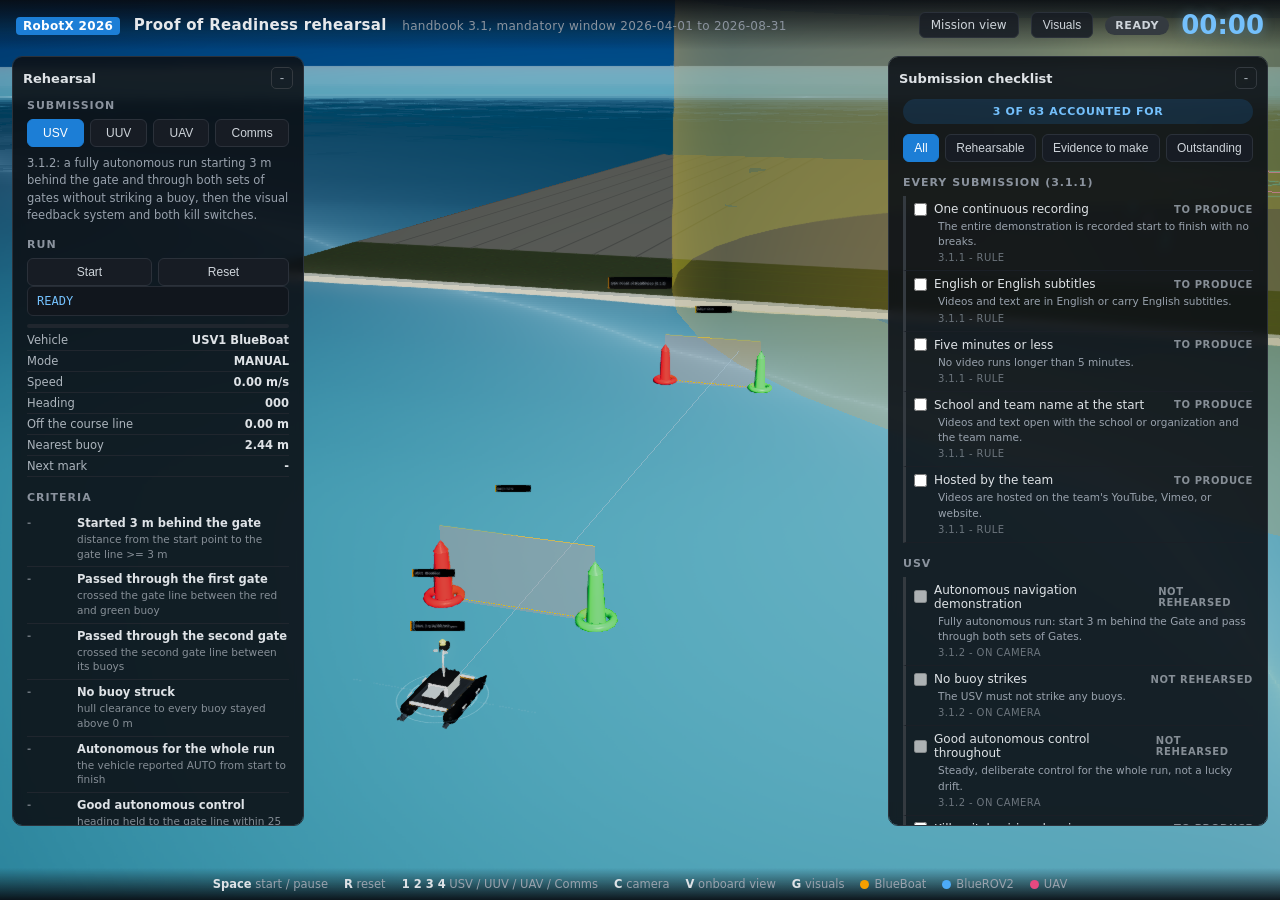
<file: sim/readiness.html>
<!DOCTYPE html>
<html lang="en">
<head>
  <meta charset="utf-8" />
  <meta name="viewport" content="width=device-width, initial-scale=1" />
  <title>RobotX 2026: Proof of Readiness Rehearsal</title>
  <link rel="icon" href="../assets/img/favicon-32.png" sizes="32x32" type="image/png" />
  <link rel="icon" href="../assets/img/favicon.svg?v=2" type="image/svg+xml" />
  <link rel="apple-touch-icon" href="../assets/img/apple-touch-icon.png" />
  <link rel="stylesheet" href="./style.css" />
</head>
<body class="por">
  <canvas id="scene"></canvas>

  <header id="topbar">
    <div class="title">
      <span class="badge">RobotX 2026</span>
      Proof of Readiness rehearsal
      <span class="sub" id="window-note">handbook 3.1</span>
    </div>
    <div class="top-right">
      <a class="top-btn" href="./index.html" title="The competition course">Mission view</a>
      <button id="btn-visuals" class="top-btn" title="Picture settings (G)">Visuals</button>
      <span id="run-state" class="pill pill-idle">READY</span>
      <span id="clock" class="clock">00:00</span>
    </div>
  </header>

  <aside id="controls">
    <div class="panel-head"><span>Rehearsal</span><button class="min-btn" title="Minimize">-</button></div>

    <h2>Submission</h2>
    <div class="seg" id="run-seg">
      <button data-run="USV" class="active">USV</button>
      <button data-run="UUV">UUV</button>
      <button data-run="UAV">UAV</button>
      <button data-run="COMMS">Comms</button>
    </div>
    <p class="desc" id="run-desc"></p>

    <div id="variant-row">
      <h2>UUV course</h2>
      <div class="seg" id="variant-seg">
        <button data-variant="standard" class="active">Submerged gate</button>
        <button data-variant="tethered">Tethered pair</button>
      </div>
      <p class="desc dim">The alternate course of 3.1.3: a gate of two buoys about 2 m apart, the USV following the ROV autonomously on the surface.</p>
    </div>

    <h2>Run</h2>
    <div class="seg">
      <button id="btn-play">Start</button>
      <button id="btn-reset">Reset</button>
    </div>
    <div class="step-box" id="step">READY</div>
    <div class="progress"><i id="progress-bar"></i></div>
    <ul class="facts" id="hud">
      <li><span>Vehicle</span><b id="hud-vehicle">-</b></li>
      <li><span>Mode</span><b id="hud-mode">-</b></li>
      <li><span>Speed</span><b id="hud-speed">-</b></li>
      <li><span>Heading</span><b id="hud-heading">-</b></li>
      <li><span id="hud-vert-label">Altitude</span><b id="hud-vert">-</b></li>
      <li><span id="hud-clear-label">Nearest buoy</span><b id="hud-clear">-</b></li>
      <li><span>Next mark</span><b id="hud-range">-</b></li>
    </ul>

    <h2>Criteria</h2>
    <ul class="criteria" id="criteria"></ul>

    <h2>Camera</h2>
    <div class="seg" id="cam-seg">
      <button data-cam="orbit" class="active">Orbit</button>
      <button data-cam="free">Free</button>
      <button data-cam="chase">Chase</button>
      <button data-cam="top">Top</button>
    </div>
    <div class="seg" id="follow-seg">
      <button data-follow="usv" class="active">Chase USV</button>
      <button data-follow="uuv">UUV</button>
      <button data-follow="uav">UAV</button>
    </div>
    <div class="seg" id="pov-seg">
      <button data-pov="" class="active">Onboard off</button>
      <button data-pov="usv">USV</button>
      <button data-pov="uav">UAV</button>
      <button data-pov="uuv">UUV</button>
    </div>
    <label class="vis-row" id="fly-speed-row">
      <span class="vis-head"><span>Fly speed</span><b id="fly-speed-val">14</b></span>
      <input type="range" id="fly-speed" min="1" max="60" step="1" value="14" />
    </label>

    <h2>Event log</h2>
    <ul id="log"></ul>
  </aside>

  <aside id="visuals">
    <div class="panel-head"><span>Visuals</span><button class="min-btn" title="Close">x</button></div>
    <div id="visuals-body"></div>
  </aside>

  <aside id="intel">
    <div class="panel-head"><span>Submission checklist</span><button class="min-btn" title="Minimize">-</button></div>

    <div id="por-summary" class="pill pill-sim">0 of 0 accounted for</div>

    <div class="seg" id="filter-seg">
      <button data-filter="all" class="active">All</button>
      <button data-filter="rehearsable">Rehearsable</button>
      <button data-filter="artifact">Evidence to make</button>
      <button data-filter="open">Outstanding</button>
    </div>

    <div id="requirements"></div>

    <h3>Report</h3>
    <div class="seg">
      <button id="btn-report">Download report.md</button>
      <button id="btn-copy">Copy</button>
    </div>
    <p class="desc dim">The report lists every requirement with what the rehearsal proved and what the team still has to produce. Ticks are kept in this browser.</p>

    <h3>Real communications log</h3>
    <p class="desc dim">3.1.5 wants rc-test logs, not a rehearsal. Produce them with:</p>
    <div class="step-box">uv run robotx rc-check --broker HOST</div>
  </aside>

  <footer id="help">
    <span><b>Space</b> start / pause</span>
    <span><b>R</b> reset</span>
    <span><b>1 2 3 4</b> USV / UUV / UAV / Comms</span>
    <span><b>C</b> camera</span>
    <span><b>V</b> onboard view</span>
    <span><b>G</b> visuals</span>
    <span class="legend"><i class="dot usv"></i>BlueBoat</span>
    <span class="legend"><i class="dot uuv"></i>BlueROV2</span>
    <span class="legend"><i class="dot uav"></i>UAV</span>
  </footer>

  <script src="./js/babylon.js"></script>
  <script src="./js/tex.js"></script>
  <script src="./js/vehicles.js"></script>
  <script src="./js/landmarks.js"></script>
  <script src="./js/underwater.js"></script>
  <script src="./js/por.js"></script>
  <script src="./js/por-viz.js"></script>
  <script src="./js/scene.js"></script>
  <script src="./js/camera.js"></script>
  <script src="./js/visuals.js"></script>
  <script src="./js/render.js"></script>
  <script src="./js/por-sim.js"></script>
  <script src="./js/por-main.js"></script>
</body>
</html>
</file>
<file: assets/css/site.css>
/* MARVL RobotX 2026
   Palette is taken from the handbook's own build specifications: the buoy
   colours teams have to recognise on the water (1788 C red, 355 C green,
   285 C blue, Pantone 179-3 C platform grey) over the colour of Marina Bay
   at depth. Type is Archivo, with IBM Plex Mono reserved for readouts that
   are actual instrument data. */

:root {
  --abyss:   #04121a;
  --deep:    #08202c;
  --shelf:   #0e2c3c;
  --ridge:   #143b4e;
  --line:    #1b4a60;
  --foam:    #eaf1f3;
  --haze:    #a3bac4;
  --dim:     #7794a2;
  --blue:    #3aa0ff;
  --blue-dk: #0072ce;
  --red:     #e8282b;
  --green:   #3fc46f;
  --amber:   #f2b134;
  --grey:    #ccced0;

  --measure: 68ch;
  --gutter: clamp(1.25rem, 4vw, 3rem);
  --shell: 1220px;

  --step--1: clamp(0.82rem, 0.79rem + 0.15vw, 0.9rem);
  --step-0:  clamp(1rem, 0.96rem + 0.2vw, 1.09rem);
  --step-1:  clamp(1.2rem, 1.12rem + 0.4vw, 1.4rem);
  --step-2:  clamp(1.5rem, 1.34rem + 0.8vw, 2rem);
  --step-3:  clamp(1.9rem, 1.6rem + 1.5vw, 2.9rem);
  --step-4:  clamp(2.4rem, 1.8rem + 3vw, 4.3rem);
}

*, *::before, *::after { box-sizing: border-box; }

html { scroll-behavior: smooth; }
@media (prefers-reduced-motion: reduce) {
  html { scroll-behavior: auto; }
  *, *::before, *::after { animation-duration: 0.001ms !important; transition-duration: 0.001ms !important; }
}

body {
  margin: 0;
  background: var(--abyss);
  color: var(--foam);
  font-family: Archivo, "Helvetica Neue", Arial, sans-serif;
  font-size: var(--step-0);
  line-height: 1.6;
  -webkit-font-smoothing: antialiased;
  text-rendering: optimizeLegibility;
}

h1, h2, h3, h4 { line-height: 1.12; margin: 0 0 0.5em; font-weight: 600; letter-spacing: -0.015em; }
h1 { font-size: var(--step-4); font-weight: 700; letter-spacing: -0.03em; }
h2 { font-size: var(--step-3); }
h3 { font-size: var(--step-1); }
h4 { font-size: var(--step-0); font-weight: 600; }
p, li { max-width: var(--measure); }
p { margin: 0 0 1.1em; }

a { color: var(--blue); text-decoration-thickness: 1px; text-underline-offset: 3px; }
a:hover { color: #7cc2ff; }
:focus-visible { outline: 3px solid var(--blue); outline-offset: 3px; border-radius: 2px; }

img, video { max-width: 100%; height: auto; display: block; }
hr { border: 0; border-top: 1px solid var(--line); margin: 3rem 0; }

code, kbd, .mono, .readout { font-family: "IBM Plex Mono", ui-monospace, "SFMono-Regular", Menlo, monospace; }
code { font-size: 0.9em; background: var(--deep); border: 1px solid var(--line); border-radius: 3px; padding: 0.1em 0.35em; }
pre { overflow-x: auto; background: var(--deep); border: 1px solid var(--line); border-left: 3px solid var(--blue-dk); padding: 1rem 1.1rem; font-size: var(--step--1); line-height: 1.5; }
pre code { background: none; border: 0; padding: 0; }

/* ---------------------------------------------------------------- shell */

.skip {
  position: absolute; left: -9999px; top: 0; z-index: 100;
  background: var(--blue); color: #001320; padding: 0.7rem 1rem; font-weight: 600;
}
.skip:focus { left: 0; }

.wrap { width: min(100% - (2 * var(--gutter)), var(--shell)); margin-inline: auto; }
.narrow { max-width: 78ch; }

/* ------------------------------------------------------------ masthead */

.masthead {
  position: sticky; top: 0; z-index: 40;
  background: rgba(4, 18, 26, 0.86);
  backdrop-filter: blur(10px);
  border-bottom: 1px solid var(--line);
}
.masthead-in { display: flex; align-items: center; gap: 1.2rem; min-height: 62px; }
.brand { display: flex; align-items: baseline; gap: 0.55rem; font-weight: 700; letter-spacing: -0.02em; text-decoration: none; color: var(--foam); }
.brand b { font-size: 1.12rem; }
.brand span { font-size: 0.78rem; font-weight: 500; color: var(--dim); letter-spacing: 0.02em; }
.brand:hover { color: var(--foam); }

.site-nav { margin-left: auto; }
.site-nav ul { display: flex; gap: 0.25rem; list-style: none; margin: 0; padding: 0; flex-wrap: wrap; }
.site-nav li { max-width: none; }
.site-nav a {
  display: block; padding: 0.45rem 0.6rem; border-radius: 4px;
  color: var(--haze); text-decoration: none; font-size: 0.93rem; font-weight: 500;
}
.site-nav a:hover { background: var(--shelf); color: var(--foam); }
.site-nav a[aria-current="page"] { color: var(--foam); box-shadow: inset 0 -2px 0 var(--blue); border-radius: 0; }

.search-open {
  display: inline-flex; align-items: center; gap: 0.5rem;
  background: var(--deep); border: 1px solid var(--line); color: var(--haze);
  border-radius: 4px; padding: 0.4rem 0.65rem; font: inherit; font-size: 0.9rem; cursor: pointer;
}
.search-open:hover { border-color: var(--blue); color: var(--foam); }
.search-open kbd { font-size: 0.72rem; color: var(--dim); border: 1px solid var(--line); border-radius: 3px; padding: 0.05rem 0.3rem; }
.nav-toggle { display: none; }

@media (max-width: 950px) {
  .masthead-in { flex-wrap: wrap; gap: 0.6rem; }
  .nav-toggle {
    display: inline-flex; margin-left: auto; background: var(--deep); color: var(--foam);
    border: 1px solid var(--line); border-radius: 4px; padding: 0.45rem 0.7rem; font: inherit; cursor: pointer;
  }
  .site-nav { order: 3; width: 100%; margin-left: 0; display: none; padding-bottom: 0.6rem; }
  .site-nav.open { display: block; }
  .site-nav ul { flex-direction: column; gap: 0; }
  .site-nav a { padding: 0.6rem 0.4rem; border-bottom: 1px solid var(--line); border-radius: 0; }
  .search-open span { display: none; }
  .search-open kbd { display: none; }
}

/* ---------------------------------------------------------------- hero */

.hero { position: relative; overflow: hidden; border-bottom: 1px solid var(--line); }
.hero-media { position: absolute; inset: 0; }
.hero-media video, .hero-media img { width: 100%; height: 100%; object-fit: cover; }
.hero-media::after {
  content: ""; position: absolute; inset: 0;
  background:
    linear-gradient(105deg, rgba(4,18,26,0.92) 0%, rgba(4,18,26,0.74) 46%, rgba(4,18,26,0.25) 100%),
    linear-gradient(to top, rgba(4,18,26,0.98), rgba(4,18,26,0) 55%);
}
.hero-in { position: relative; padding: clamp(3.5rem, 11vh, 7rem) 0 2rem; }
.hero h1 { max-width: 32ch; margin-bottom: 1rem; }
.hero .lede { font-size: var(--step-1); color: var(--haze); max-width: 54ch; }
.hero .actions { display: flex; flex-wrap: wrap; gap: 0.75rem; margin-top: 1.8rem; }

.btn {
  display: inline-block; padding: 0.7rem 1.15rem; border-radius: 4px; font-weight: 600;
  text-decoration: none; border: 1px solid transparent; font-size: 0.98rem;
}
.btn-primary { background: var(--blue); color: #01121d; }
.btn-primary:hover { background: #6bb9ff; color: #01121d; }
.btn-ghost { border-color: var(--line); color: var(--foam); background: rgba(8,32,44,0.6); }
.btn-ghost:hover { border-color: var(--blue); color: var(--foam); }

/* instrument strip under the hero */
.strip { position: relative; border-top: 1px solid var(--line); background: rgba(4,18,26,0.72); }
.strip ul { display: grid; grid-template-columns: repeat(4, 1fr); list-style: none; margin: 0; padding: 0; }
.strip li { max-width: none; padding: 1.1rem 0 1.2rem; border-left: 1px solid var(--line); padding-left: 1.1rem; }
.strip li:first-child { border-left: 0; padding-left: 0; }
.strip b { display: block; font-family: "IBM Plex Mono", monospace; font-size: clamp(1.4rem, 3vw, 2rem); font-weight: 500; letter-spacing: -0.02em; }
.strip span { color: var(--dim); font-size: var(--step--1); }
@media (max-width: 720px) {
  .strip ul { grid-template-columns: repeat(2, 1fr); gap: 0.2rem 1rem; }
  .strip li:nth-child(3) { border-left: 0; padding-left: 0; }
}

/* ------------------------------------------------------------- sections */

.band { padding: clamp(3rem, 7vw, 5.5rem) 0; }
.band + .band { border-top: 1px solid rgba(27,74,96,0.55); }
.band-deep { background: var(--deep); }
.band-shelf { background: var(--shelf); }

.band > .wrap > header { margin-bottom: 2.2rem; }
.band > .wrap > header p { color: var(--haze); font-size: var(--step-1); max-width: 60ch; }

.page-head { padding: clamp(2.5rem, 6vw, 4rem) 0 2rem; border-bottom: 1px solid var(--line); background: var(--deep); }
.page-head p.lede { font-size: var(--step-1); color: var(--haze); max-width: 62ch; }
.crumb { font-size: var(--step--1); color: var(--dim); margin-bottom: 0.9rem; }
.crumb a { color: var(--dim); }

/* ----------------------------------------------- page index (soundings) */

.with-index { display: grid; grid-template-columns: 200px minmax(0, 1fr); gap: clamp(2rem, 5vw, 4rem); align-items: start; }
.soundings { position: sticky; top: 90px; font-size: var(--step--1); }
.soundings h2 { font-size: var(--step--1); color: var(--dim); font-weight: 600; margin-bottom: 0.9rem; }
.soundings ol { list-style: none; margin: 0; padding: 0; border-left: 1px solid var(--line); }
.soundings li { max-width: none; }
.soundings a {
  display: block; padding: 0.35rem 0 0.35rem 0.9rem; color: var(--haze);
  text-decoration: none; border-left: 2px solid transparent; margin-left: -1px;
}
.soundings a:hover { color: var(--foam); }
.soundings a.current { color: var(--foam); border-left-color: var(--blue); }
@media (max-width: 950px) { .with-index { grid-template-columns: 1fr; } .soundings { display: none; } }

.section { padding: 2.6rem 0; scroll-margin-top: 80px; }
.section:first-child { padding-top: 0.6rem; }
.section + .section { border-top: 1px solid rgba(27,74,96,0.5); }

/* --------------------------------------------------------------- media */

figure { margin: 1.8rem 0; }
figure img, figure video { width: 100%; border: 1px solid var(--line); background: var(--deep); }
figcaption { color: var(--haze); font-size: var(--step--1); margin-top: 0.6rem; max-width: var(--measure); }
figcaption b { color: var(--foam); font-weight: 600; }

.media-grid { display: grid; gap: 1.4rem; grid-template-columns: repeat(auto-fit, minmax(270px, 1fr)); }
.media-grid figure { margin: 0; }
.media-grid figure img { aspect-ratio: 4 / 3; object-fit: cover; }
.media-grid figure img.diagram { object-fit: contain; background: var(--abyss); padding: 0.4rem; }
figure a { display: block; }
.media-grid .video-block { margin: 0; }

.video-block { margin: 1.8rem 0; }
.video-block video { width: 100%; background: #000; border: 1px solid var(--line); }
.video-meta { display: flex; flex-wrap: wrap; gap: 0.5rem 1.2rem; margin-top: 0.55rem; font-family: "IBM Plex Mono", monospace; font-size: var(--step--1); color: var(--dim); }

/* ------------------------------------------------------------ vehicles */

.vehicle { display: grid; grid-template-columns: minmax(0, 1.05fr) minmax(0, 1fr); gap: clamp(1.5rem, 4vw, 3rem); align-items: center; }
.vehicle + .vehicle { margin-top: 3.5rem; padding-top: 3.5rem; border-top: 1px solid var(--line); }
.vehicle img { width: 100%; border: 1px solid var(--line); }
.vehicle .tagline { color: var(--blue); font-weight: 600; margin-bottom: 0.3rem; }
@media (max-width: 800px) { .vehicle { grid-template-columns: 1fr; } .vehicle .shot { order: -1; } }

/* readout list: real instrument values */
.readout { list-style: none; margin: 1.2rem 0; padding: 0; font-size: var(--step--1); }
.readout li { display: flex; justify-content: space-between; gap: 1rem; max-width: 44ch; padding: 0.42rem 0; border-bottom: 1px dotted var(--line); }
.readout span { color: var(--dim); }
.readout b { font-weight: 500; text-align: right; }

/* ---------------------------------------------------------------- data */

.table-scroll { overflow-x: auto; margin: 1.6rem 0; border: 1px solid var(--line); }
table { border-collapse: collapse; width: 100%; font-size: var(--step--1); }
caption { text-align: left; color: var(--haze); font-size: var(--step--1); padding: 0.8rem 1rem; border-bottom: 1px solid var(--line); background: var(--deep); }
th, td { text-align: left; padding: 0.65rem 1rem; border-bottom: 1px solid rgba(27,74,96,0.6); vertical-align: top; }
th { background: var(--deep); font-weight: 600; color: var(--foam); position: sticky; top: 0; }
tbody tr:nth-child(even) { background: rgba(14,44,60,0.35); }
td.num, th.num { font-family: "IBM Plex Mono", monospace; white-space: nowrap; }

.tag { display: inline-block; font-size: 0.75rem; font-weight: 600; letter-spacing: 0.02em; padding: 0.1rem 0.45rem; border-radius: 3px; border: 1px solid; }
.tag-pass { color: var(--green); border-color: rgba(63,196,111,0.5); background: rgba(63,196,111,0.1); }
.tag-open { color: var(--amber); border-color: rgba(242,177,52,0.5); background: rgba(242,177,52,0.1); }
.tag-red  { color: #ff7274;   border-color: rgba(232,40,43,0.5);  background: rgba(232,40,43,0.1); }
.tag-blue { color: var(--blue);  border-color: rgba(58,160,255,0.45); background: rgba(58,160,255,0.1); }

/* -------------------------------------------------------------- blocks */

.cols { display: grid; gap: clamp(1.5rem, 4vw, 2.6rem); grid-template-columns: repeat(auto-fit, minmax(260px, 1fr)); }
.cols > div > h3 { margin-bottom: 0.4rem; }
.cols p { color: var(--haze); }

.note { border-left: 3px solid var(--blue-dk); background: var(--deep); padding: 1.1rem 1.2rem; margin: 1.8rem 0; }
.note p:last-child { margin-bottom: 0; }
.note h3 { margin-bottom: 0.4rem; }
.note h2 { font-size: var(--step-1); margin-bottom: 0.4rem; }
.note-todo { border-left-color: var(--amber); }

.linklist { list-style: none; margin: 1.4rem 0 0; padding: 0; }
.linklist li { border-top: 1px solid var(--line); max-width: none; }
.linklist a { display: flex; gap: 1rem; justify-content: space-between; align-items: baseline; padding: 0.85rem 0; text-decoration: none; color: var(--foam); }
.linklist a:hover { color: var(--blue); }
.linklist small { color: var(--dim); font-size: var(--step--1); text-align: right; }

/* timeline for the build log */
.log-entry { display: grid; grid-template-columns: 150px minmax(0, 1fr); gap: 1.5rem; padding: 1.8rem 0; border-top: 1px solid var(--line); }
.log-entry time { font-family: "IBM Plex Mono", monospace; font-size: var(--step--1); color: var(--dim); }
.log-entry h2 { font-size: var(--step-1); margin-bottom: 0.45rem; }
@media (max-width: 700px) { .log-entry { grid-template-columns: 1fr; gap: 0.4rem; } }

/* sponsors */
.sponsors { display: grid; gap: 1.5rem; grid-template-columns: repeat(auto-fit, minmax(230px, 1fr)); margin-top: 1.5rem; }
.sponsor { border: 1px solid var(--line); background: var(--deep); padding: 1.3rem; }
.sponsor h3 { margin-bottom: 0.3rem; font-size: var(--step-0); }
.sponsor p { color: var(--haze); font-size: var(--step--1); margin: 0; }
.sponsor .mark { height: 52px; display: flex; align-items: center; margin-bottom: 0.9rem; }
.sponsor .mark img { max-height: 52px; width: auto; }

/* roster */
.roster { display: grid; gap: 1.2rem; grid-template-columns: repeat(auto-fit, minmax(210px, 1fr)); margin-top: 1.4rem; }
.member { border: 1px solid var(--line); background: var(--deep); padding: 1rem 1.1rem; }
.member h4 { margin-bottom: 0.15rem; }
.member p { margin: 0; color: var(--haze); font-size: var(--step--1); }
.member .role { color: var(--blue); font-size: var(--step--1); font-weight: 600; }

/* the embedded simulator */
.sim-frame { position: relative; border: 1px solid var(--line); background: var(--deep); aspect-ratio: 16 / 9; margin: 1.8rem 0; }
.sim-frame iframe { width: 100%; height: 100%; border: 0; display: block; }
.sim-frame img { width: 100%; height: 100%; object-fit: cover; }
.sim-start {
  position: absolute; inset: 0; display: flex; flex-direction: column; align-items: center; justify-content: center;
  gap: 0.9rem; background: rgba(4,18,26,0.55); border: 0; color: var(--foam); cursor: pointer; font: inherit; width: 100%;
}
.sim-start b { font-size: var(--step-1); font-weight: 600; }
.sim-start span { color: var(--haze); font-size: var(--step--1); max-width: 46ch; text-align: center; }
.sim-start .play { display: grid; place-items: center; width: 68px; height: 68px; border-radius: 50%; background: var(--blue); color: #01121d; font-size: 1.5rem; }
.sim-start:hover .play { background: #6bb9ff; }

/* --------------------------------------------------------------- search */

.search-dialog { border: 1px solid var(--line); background: var(--deep); color: var(--foam); padding: 0; width: min(680px, 92vw); border-radius: 6px; }
.search-dialog::backdrop { background: rgba(2, 9, 13, 0.72); }
.search-dialog form { display: flex; gap: 0.6rem; padding: 0.9rem; border-bottom: 1px solid var(--line); margin: 0; }
.search-dialog input {
  flex: 1; background: var(--abyss); border: 1px solid var(--line); color: var(--foam);
  border-radius: 4px; padding: 0.6rem 0.75rem; font: inherit;
}
.search-dialog button { background: none; border: 1px solid var(--line); color: var(--haze); border-radius: 4px; padding: 0 0.7rem; font: inherit; cursor: pointer; }
.results { list-style: none; margin: 0; padding: 0.4rem; max-height: min(58vh, 460px); overflow-y: auto; }
.results li { max-width: none; }
.results a { display: block; padding: 0.6rem 0.7rem; border-radius: 4px; text-decoration: none; color: var(--foam); }
.results a:hover, .results a:focus-visible { background: var(--shelf); }
.results .where { display: block; font-size: var(--step--1); color: var(--dim); }
.results .snippet { display: block; font-size: var(--step--1); color: var(--haze); margin-top: 0.15rem; }
.results mark { background: rgba(58,160,255,0.25); color: var(--foam); }
.search-empty { padding: 1.2rem 1.1rem; color: var(--haze); }

/* --------------------------------------------------------------- footer */

.site-foot { border-top: 1px solid var(--line); background: var(--deep); padding: 3rem 0 2.5rem; margin-top: 0; }
.foot-grid { display: grid; gap: 2rem; grid-template-columns: minmax(0, 1.4fr) repeat(2, minmax(0, 1fr)); }
.site-foot h2 { font-size: var(--step-0); margin-bottom: 0.7rem; }
.site-foot ul { list-style: none; margin: 0; padding: 0; font-size: var(--step--1); }
.site-foot li { padding: 0.2rem 0; max-width: none; }
.site-foot a { color: var(--haze); text-decoration: none; }
.site-foot a:hover { color: var(--blue); text-decoration: underline; }
.site-foot .fine { color: var(--dim); font-size: var(--step--1); margin-top: 2.2rem; }
.site-foot .fine a { text-decoration: underline; }
@media (max-width: 700px) { .foot-grid { grid-template-columns: 1fr; } }

/* print: judges do print pages */
@media print {
  body { background: #fff; color: #000; }
  .masthead, .soundings, .sim-frame, .hero-media, .search-open { display: none; }
  a { color: #000; }
}

/* team introduction video, YouTube embed */
.video-embed { position: relative; aspect-ratio: 16 / 9; border: 1px solid var(--line); background: #000; margin: 1.8rem 0 0; }
.video-embed iframe { position: absolute; inset: 0; width: 100%; height: 100%; border: 0; display: block; }
.band .video-embed { max-width: 960px; }
.band .video-meta { max-width: 960px; }

/* roster groups */
.roster-heads { grid-template-columns: repeat(auto-fit, minmax(240px, 1fr)); }
.member-lead { border-left: 3px solid var(--blue-dk); }
.crew-grid { display: grid; gap: 1.2rem; grid-template-columns: repeat(auto-fit, minmax(210px, 1fr)); margin-top: 1.4rem; }
.crew { border: 1px solid var(--line); background: var(--deep); padding: 1rem 1.1rem; }
.crew h3 { font-size: var(--step-0); color: var(--blue); margin-bottom: 0.5rem; }
.crew ul { list-style: none; margin: 0; padding: 0; }
.crew li { max-width: none; padding: 0.3rem 0; border-top: 1px dotted var(--line); font-size: var(--step--1); }
.crew li:first-child { border-top: 0; }
.crew-note { color: var(--dim); font-size: var(--step--1); margin: 0 0 0.5rem; }

/* acknowledgements */
.ack-list li { padding: 0.8rem 0; display: grid; gap: 0.15rem; }
.ack-list b { font-weight: 600; color: var(--foam); }
.ack-list span { color: var(--haze); font-size: var(--step--1); }
</file>
<file: sim/style.css>
* { margin: 0; padding: 0; box-sizing: border-box; }

html, body { height: 100%; overflow: hidden; background: #0a0d12; }
body { font-family: "Segoe UI", system-ui, sans-serif; color: #e6e8eb; }

#scene { width: 100%; height: 100%; display: block; outline: none; }

#topbar {
  position: absolute; top: 0; left: 0; right: 0;
  display: flex; justify-content: space-between; align-items: center;
  padding: 10px 16px;
  background: linear-gradient(to bottom, rgba(8,11,16,.9), rgba(8,11,16,0));
  pointer-events: none;
}
.title { font-size: 15px; font-weight: 600; letter-spacing: .02em; }
.badge {
  background: #1c7ed6; color: #fff; border-radius: 4px;
  padding: 2px 7px; font-size: 12px; margin-right: 8px;
}
.sub { color: #8b939e; font-size: 12px; margin-left: 10px; font-weight: 400; }
.top-right { display: flex; align-items: center; gap: 12px; }
.clock {
  font-variant-numeric: tabular-nums; font-size: 26px; font-weight: 700;
  color: #74c0fc; text-shadow: 0 0 12px rgba(116,192,252,.35);
}

.pill {
  border-radius: 999px; padding: 3px 10px; font-size: 11px; font-weight: 700;
  letter-spacing: .06em; text-transform: uppercase;
}
.pill-idle { background: #343a40; color: #ced4da; }
.pill-run { background: #2f9e44; color: #fff; }
.pill-hold { background: #f59f00; color: #221a00; }
.pill-auto { background: rgba(47,158,68,.18); color: #69db7c; display: block; text-align: center; padding: 6px; }
.pill-manual { background: rgba(245,159,0,.18); color: #ffd43b; display: block; text-align: center; padding: 6px; }
.pill-sim { background: rgba(28,126,214,.18); color: #74c0fc; display: block; text-align: center; padding: 6px; margin-bottom: 10px; }
.pill-live { background: rgba(47,158,68,.2); color: #69db7c; display: block; text-align: center; padding: 6px; margin-bottom: 10px; }
.pill-dead { background: rgba(224,49,49,.18); color: #ff8787; display: block; text-align: center; padding: 6px; margin-bottom: 10px; }
/* the live pill carries a broker address or a MAVLink endpoint, and shouting
   a connection string in capitals makes it harder to read, not easier */
#live-status { text-transform: none; letter-spacing: 0; word-break: break-word; }

#controls, #intel, #visuals {
  position: absolute; top: 56px;
  max-height: calc(100% - 130px); overflow-y: auto;
  background: rgba(13,17,23,.9); border: 1px solid #2b313a;
  border-radius: 10px; padding: 14px; backdrop-filter: blur(4px);
}
#controls { left: 12px; width: 268px; }
#intel { right: 12px; width: 320px; }
#visuals { left: 292px; width: 272px; display: none; }
#visuals.open { display: block; }
#controls.min, #intel.min, #visuals.min { max-height: 42px; overflow: hidden; }

.top-btn {
  pointer-events: auto; cursor: pointer;
  background: rgba(23,28,36,.85); color: #ced4da;
  border: 1px solid #2b313a; border-radius: 6px;
  padding: 5px 11px; font-size: 12px; transition: .12s;
}
.top-btn:hover { border-color: #4dabf7; color: #fff; }
.top-btn.active { background: #1c7ed6; border-color: #1c7ed6; color: #fff; }

/* visual settings rows: a labelled slider with its value, or a checkbox */
.vis-row { display: block; margin: 9px 0 11px; font-size: 12px; color: #ced4da; }
.vis-row.chk { margin: 7px 0; }
.vis-head { display: flex; justify-content: space-between; align-items: baseline; }
.vis-head b { color: #74c0fc; font-variant-numeric: tabular-nums; font-weight: 600; }
.vis-hint { display: block; font-size: 10.5px; color: #6c757d; margin-top: 2px; line-height: 1.4; }
.vis-row input[type=range] {
  width: 100%; margin-top: 5px; accent-color: #1c7ed6;
  background: transparent; cursor: pointer;
}
#fly-speed-row { display: none; }
#fly-speed-row.on { display: block; }

.panel-head {
  display: flex; justify-content: space-between; align-items: center;
  margin: -4px -4px 10px; font-weight: 600; font-size: 13px; color: #dee2e6;
}
.min-btn {
  background: none; border: 1px solid #343a40; color: #adb5bd;
  width: 22px; height: 22px; border-radius: 5px; cursor: pointer; line-height: 1;
}
.min-btn:hover { border-color: #4dabf7; color: #4dabf7; }

h2, h3 {
  font-size: 11px; text-transform: uppercase; letter-spacing: .09em;
  color: #8b939e; margin: 14px 0 7px; font-weight: 700;
}
h2:first-of-type { margin-top: 0; }

.seg { display: flex; gap: 6px; flex-wrap: wrap; }
.seg.vertical { flex-direction: column; }
.seg button {
  flex: 1 1 auto; background: #171c24; color: #ced4da;
  border: 1px solid #2b313a; border-radius: 6px;
  padding: 6px 8px; font-size: 12px; cursor: pointer; transition: .12s;
}
.seg button:hover { border-color: #4dabf7; color: #fff; }
.seg button.active { background: #1c7ed6; border-color: #1c7ed6; color: #fff; }

.desc { font-size: 11.5px; color: #99a2ad; margin: 8px 0 0; line-height: 1.5; }
.desc.dim { color: #6c757d; }
.chk { display: block; font-size: 12px; color: #ced4da; margin-top: 8px; cursor: pointer; }

.progress { height: 4px; background: #20262e; border-radius: 2px; margin: 8px 0 2px; overflow: hidden; }
.progress i { display: block; height: 100%; width: 0; background: #1c7ed6; }

.facts { list-style: none; font-size: 11.5px; color: #adb5bd; }
.facts li { padding: 3px 0; border-bottom: 1px solid #20262e; display: flex; justify-content: space-between; gap: 8px; }
.facts li b { color: #dee2e6; font-weight: 600; }

#tasks { list-style: none; }
#tasks li {
  display: flex; align-items: center; gap: 8px;
  font-size: 12px; padding: 5px 0; border-bottom: 1px solid #20262e;
}
#tasks .tick { width: 18px; height: 18px; border-radius: 5px; background: #262c35; color: #868e96;
  display: grid; place-items: center; font-size: 11px; font-weight: 700; }
#tasks li.done .tick { background: #2f9e44; color: #fff; }
#tasks li.active .tick { background: #1c7ed6; color: #fff; }
#tasks .tier { margin-left: auto; font-size: 10.5px; color: #868e96; text-transform: uppercase; letter-spacing: .05em; }

.step-box {
  font-family: ui-monospace, "Cascadia Mono", Consolas, monospace;
  font-size: 12px; background: #11161d; border: 1px solid #262c35;
  border-radius: 6px; padding: 7px 9px; color: #74c0fc;
}

table { width: 100%; border-collapse: collapse; font-size: 11.5px; }
th { text-align: left; color: #868e96; font-weight: 600; padding: 3px 4px; border-bottom: 1px solid #2b313a; }
td { padding: 3px 4px; border-bottom: 1px solid #1a1f26; color: #ced4da; }
td.auto { color: #69db7c; } td.manual { color: #ffd43b; } td.killed { color: #ff8787; }

#messages, #log { list-style: none; max-height: 168px; overflow-y: auto; }
#messages li, #log li {
  font-size: 11.5px; padding: 3px 0; border-bottom: 1px solid #1a1f26;
  font-family: ui-monospace, "Cascadia Mono", Consolas, monospace; color: #adb5bd;
}
#messages li .tx { color: #74c0fc; } #messages li .rx { color: #ffd43b; }
#messages li b { color: #e9ecef; font-weight: 600; }
#log li { font-family: inherit; color: #99a2ad; }

#help {
  position: absolute; bottom: 0; left: 0; right: 0;
  display: flex; gap: 16px; flex-wrap: wrap; justify-content: center;
  padding: 9px 16px; font-size: 11.5px; color: #99a2ad;
  background: linear-gradient(to top, rgba(8,11,16,.92), rgba(8,11,16,0));
  pointer-events: none;
}
#help b { color: #dee2e6; }
.legend { display: inline-flex; align-items: center; gap: 5px; }
.dot { width: 9px; height: 9px; border-radius: 50%; display: inline-block; }
.dot.usv { background: #f59f00; } .dot.uuv { background: #4dabf7; } .dot.uav { background: #e64980; }

::-webkit-scrollbar { width: 8px; }
::-webkit-scrollbar-thumb { background: #2b313a; border-radius: 4px; }


/* ── proof of readiness page ─────────────────────────────────────────────── */

body.por #intel { width: 380px; }
body.por #controls { width: 292px; }
body.por #visuals { left: 316px; }

a.top-btn { text-decoration: none; display: inline-block; }

/* the criteria the running rehearsal is judging */
.criteria { list-style: none; }
.criteria li {
  display: flex; gap: 8px; align-items: flex-start;
  padding: 5px 0; border-bottom: 1px solid #20262e; font-size: 11.5px;
}
.criteria .crit-mark {
  flex: 0 0 42px; font-size: 10px; font-weight: 700; letter-spacing: .06em;
  color: #6c757d; padding-top: 1px;
}
.criteria li.pass .crit-mark { color: #69db7c; }
.criteria li.fail .crit-mark { color: #ff8787; }
.criteria .crit-body { display: flex; flex-direction: column; gap: 2px; }
.criteria .crit-body b { color: #dee2e6; font-weight: 600; }
.criteria .crit-rule { color: #868e96; font-size: 10.5px; line-height: 1.4; }
.criteria li.pass .crit-rule { color: #8ab99a; }
.criteria li.fail .crit-rule { color: #d99; }

/* the submission checklist */
.reqs { list-style: none; margin-bottom: 6px; }
.reqs li {
  padding: 6px 0 7px; border-bottom: 1px solid #1a1f26;
  border-left: 3px solid transparent; padding-left: 8px;
}
.reqs li.pass { border-left-color: #2f9e44; }
.reqs li.fail { border-left-color: #e03131; }
.reqs li.part { border-left-color: #f59f00; }
.reqs li.todo { border-left-color: #343a40; }
.req-head { display: flex; align-items: center; gap: 7px; font-size: 12px; }
.req-head input { accent-color: #1c7ed6; }
.req-title { color: #dee2e6; flex: 1 1 auto; }
.req-status {
  font-size: 10px; letter-spacing: .06em; text-transform: uppercase;
  color: #868e96; font-weight: 700;
}
.reqs li.pass .req-status { color: #69db7c; }
.reqs li.fail .req-status { color: #ff8787; }
.reqs li.part .req-status { color: #ffd43b; }
.req-detail {
  display: block; font-size: 10.5px; color: #99a2ad; line-height: 1.45;
  margin: 3px 0 0 24px;
}
.req-meta {
  display: block; font-size: 10px; color: #6c757d; margin: 3px 0 0 24px;
  letter-spacing: .04em; text-transform: uppercase;
}
/* An artifact the server found in the submission directory. */
.req-artifact {
  display: block; font-size: 10px; color: #ffd43b; margin: 2px 0 0 24px;
  font-family: ui-monospace, SFMono-Regular, Menlo, monospace;
}
.req-artifact.held { color: #69db7c; }
</file>
